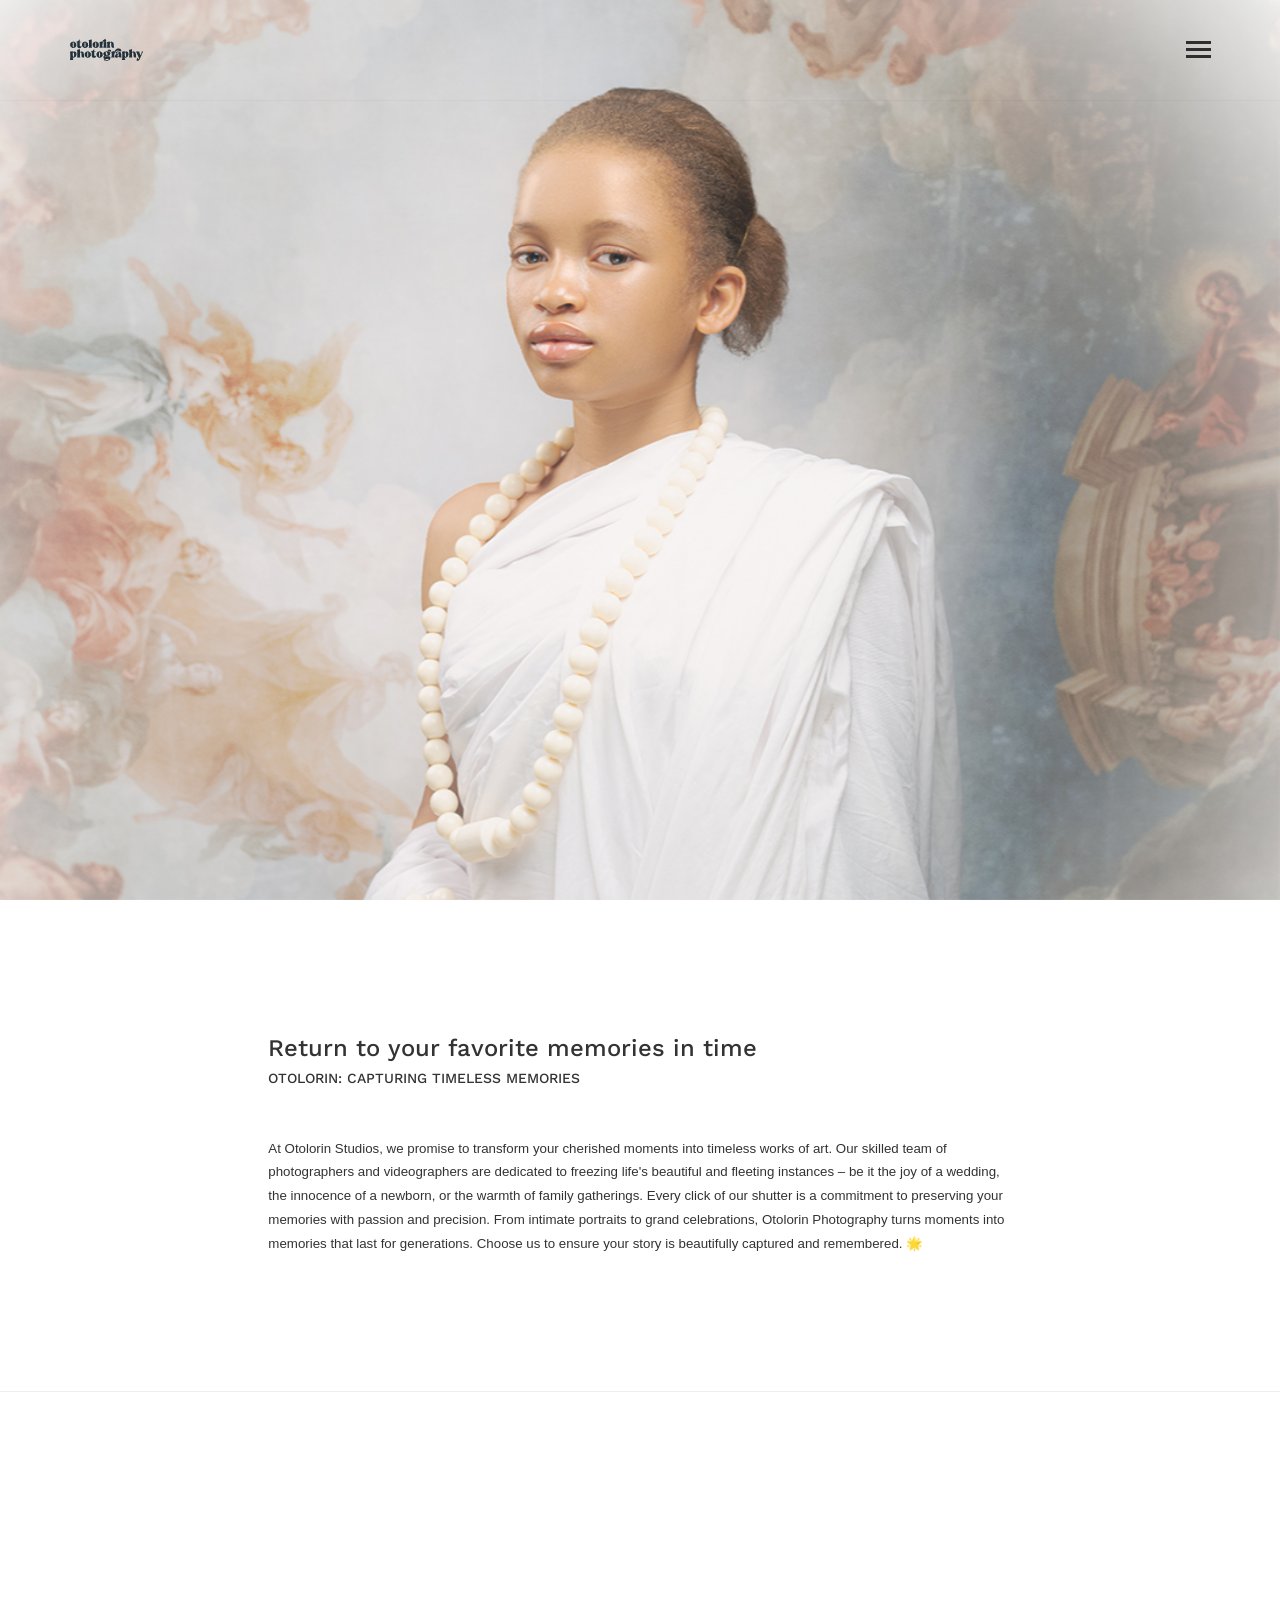
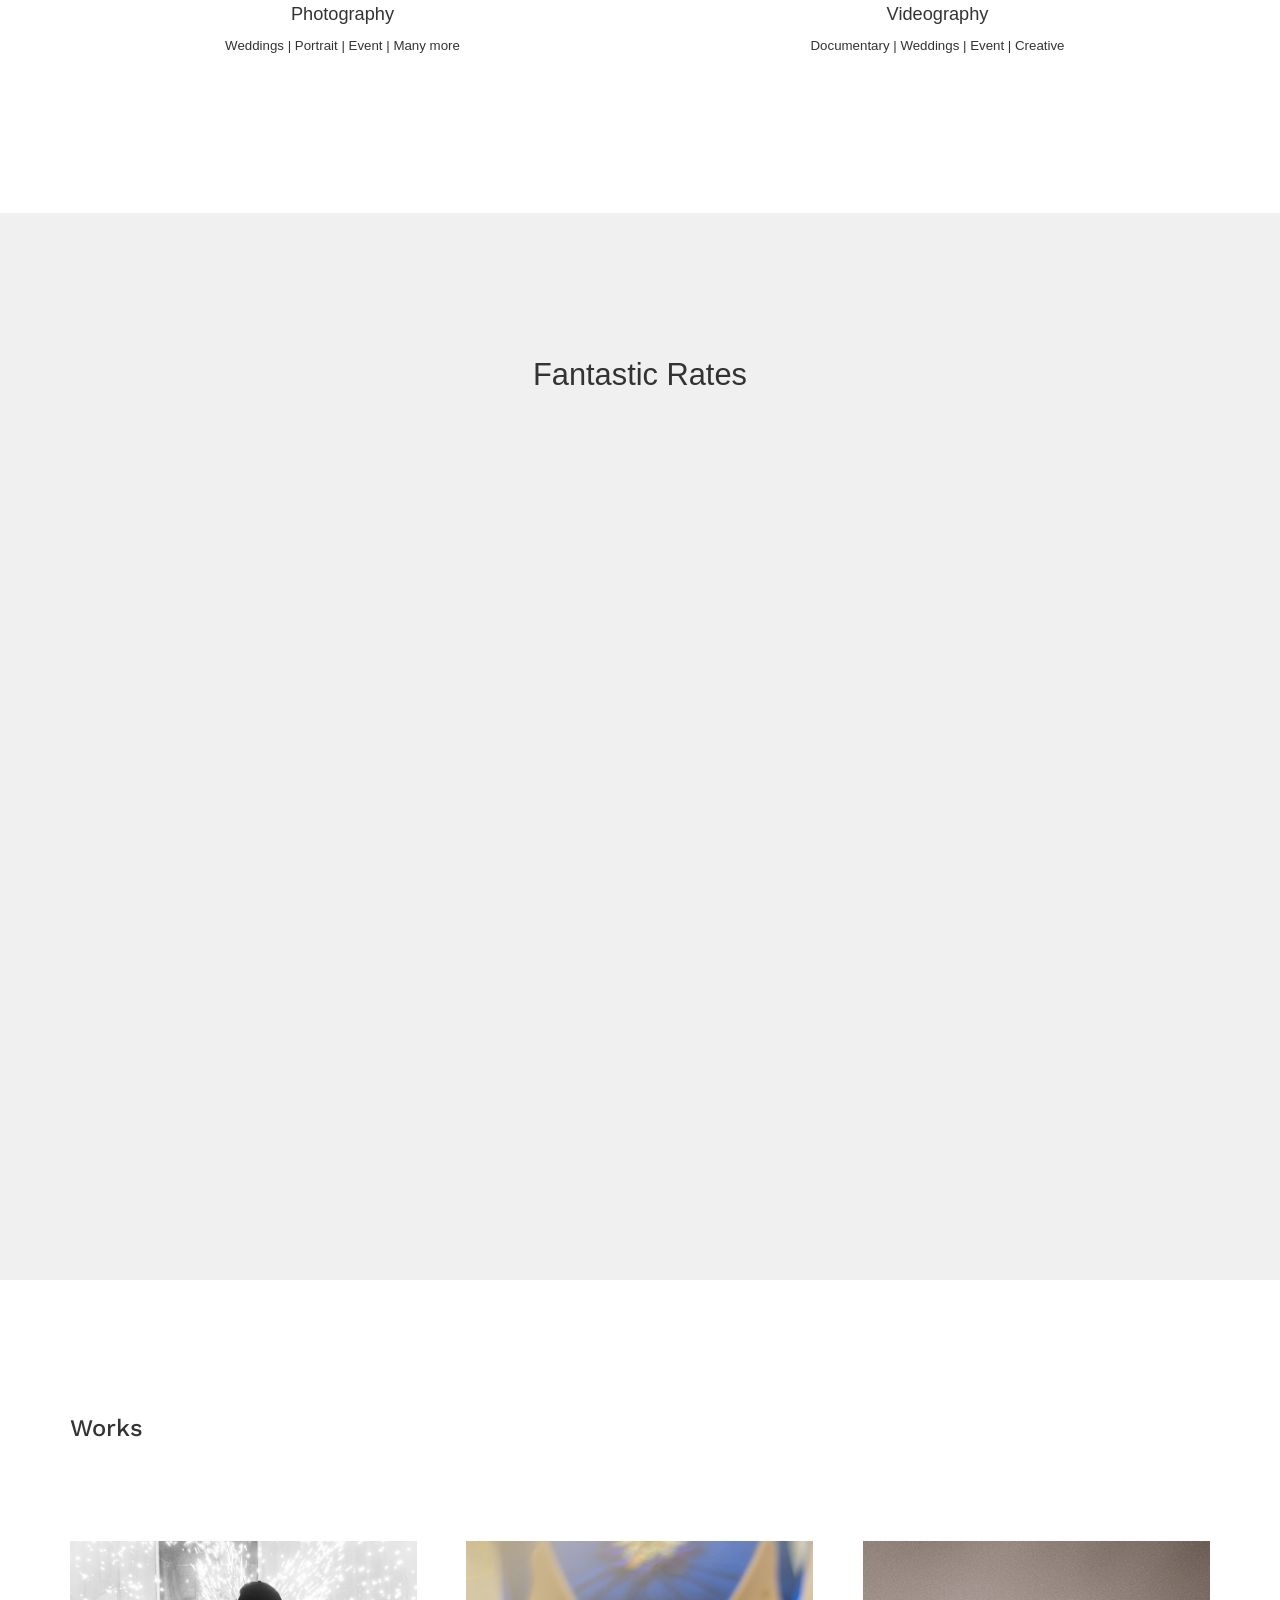
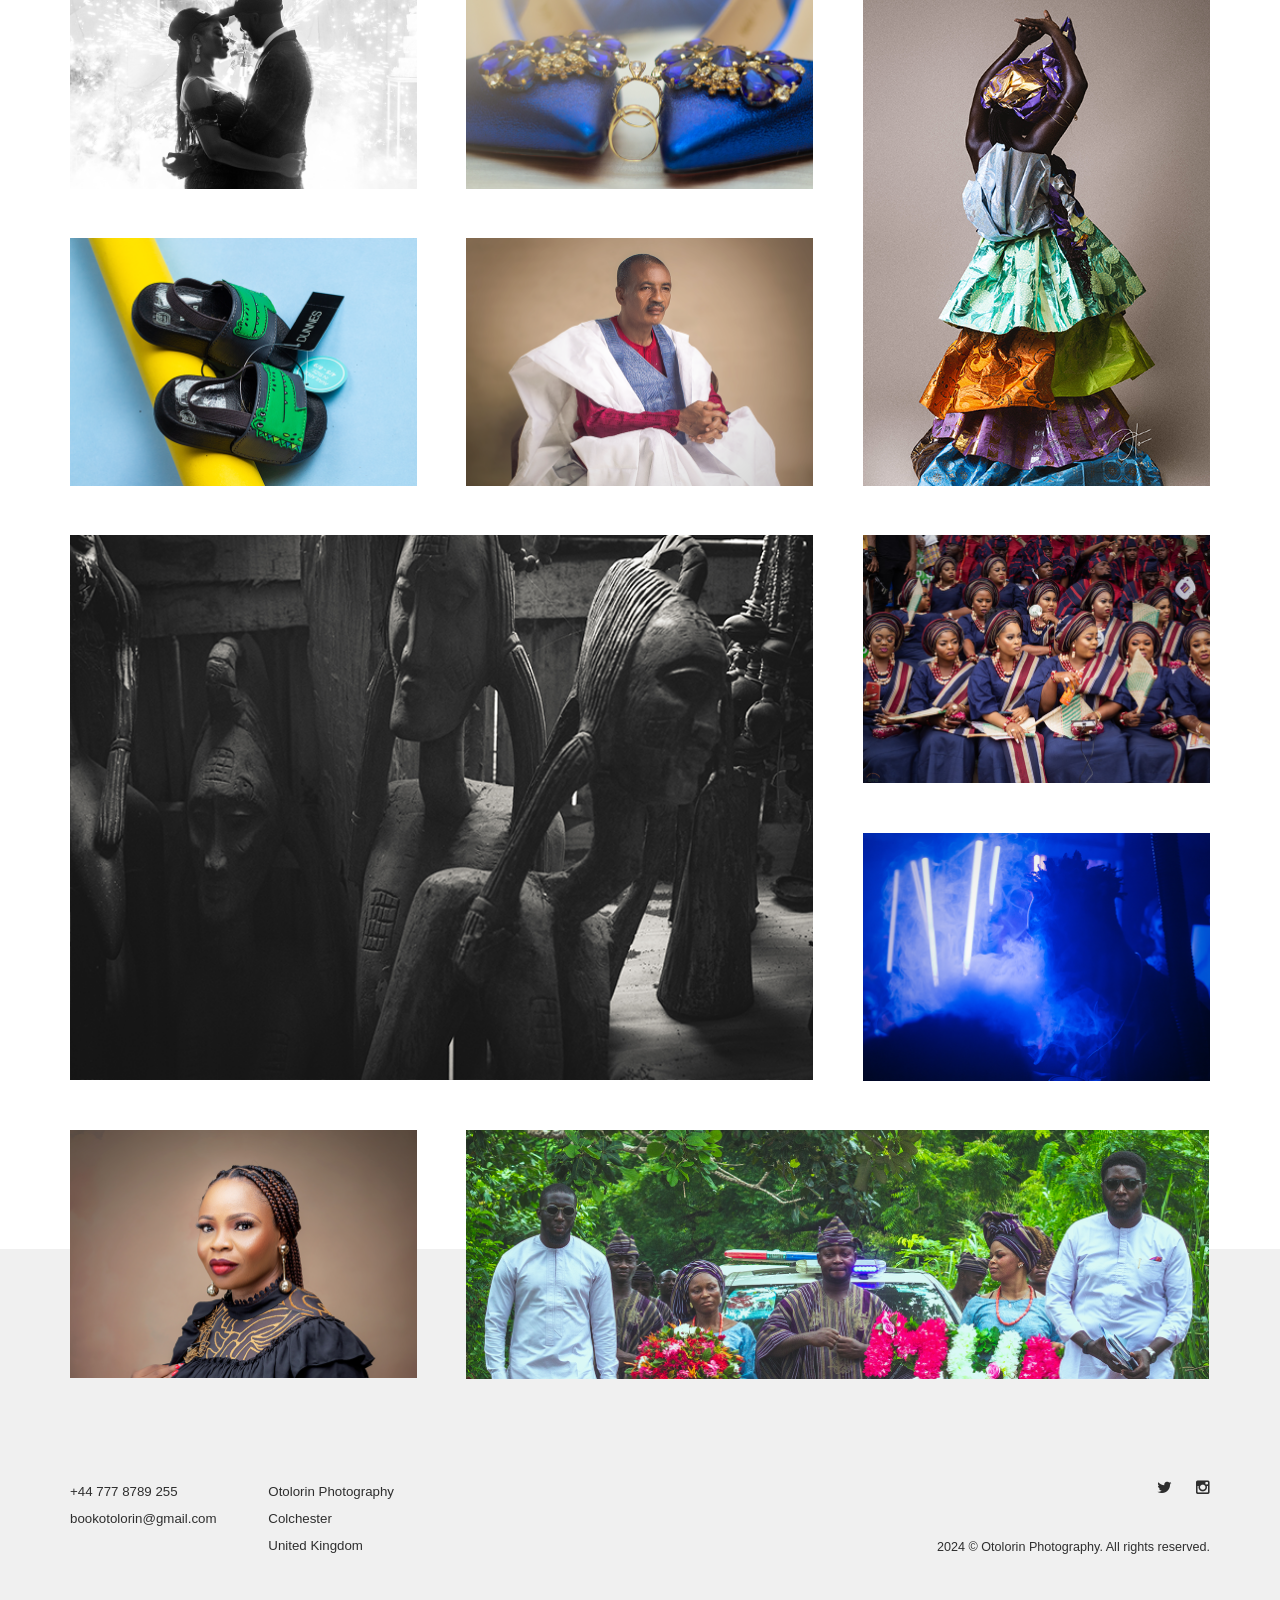
<file: index.html>
<!DOCTYPE html>
<html>
  <head>
    <title>Otolorin Photography</title>
    <meta name="viewport" content="width=device-width, initial-scale=1, maximum-scale=1">
    <meta charset="utf-8">
    <link rel="stylesheet" type="text/css" href="css/core.css">
    <link rel="stylesheet" type="text/css" href="css/base.css">
    <link rel="stylesheet" type="text/css" href="css/custom.css">
    <link rel="icon" type="image/png" href="favicon.png?v=2">
    <script src="js/assets/jquery.js"></script>
  </head>
  <body>
    <div class="body-overlay"></div>
    <!-- Menu-->
    <div class="nav-container">
      <ul class="nav">
        <li><a href="/index.html">Home</a>
        </li>
        <li><a href="pages/portfolio-3-col.html">Portfolio</a>
        </li>
        <li><a href="pages/contact.html">Contact </a>
          <!-- <ul class="dropdown">
            <li><a href="index.html">Home</a></li>
            <li><a href="pages/about-us.html">About Us</a></li>
            <li><a href="pages/about-me.html">About Me</a></li>
            <li><a href="pages/services.html">Services</a></li>
            <li><a href="pages/error-404.html">Error 404</a></li>
            <li><a href="pages/contact.html">Contact</a></li>
          </ul> -->
        </li>
        <!-- <li><a href="#">Blog </a>
          <ul class="dropdown">
            <li><a href="pages/blog.html">Blog - Classic</a></li>
            <li><a href="pages/blog-images.html">Blog - Thumbs</a></li>
            <li><a href="pages/blog-post.html">Post - Classic</a></li>
            <li><a href="pages/blog-post-image.html">Post - Hero</a></li>
          </ul>
        </li> -->
        <!-- <li><a href="#">Features </a>
          <ul class="dropdown">
            <li><a href="pages/hero-fs.html">Fullscreen Hero</a></li>
            <li><a href="pages/hero-dark.html">Dark Hero</a></li>
            <li><a href="pages/boxed-layout.html">Boxed Layout</a></li>
            <li><a href="pages/tera-slider.html">Tera Slider <span class="label">3.1</span></a></li>
            <li><a href="pages/tera-carousel.html">Carousel</a></li>
            <li><a href="pages/elements.html">Elements</a></li>
            <li><a href="pages/menu-classic.html">Classic Menu</a></li>
            <li><a href="pages/one-page.html">One-page Website</a></li>
          </ul>
        </li> -->
        <!-- <li><a href="#">Shop </a>
          <ul class="dropdown">
            <li><a href="pages/shop.html">Shop overview</a></li>
            <li><a href="pages/product.html">Product page</a></li>
            <li><a href="pages/cart.html">Cart</a></li>
          </ul>
        </li> -->
        <!-- <li><a href="http://themeforest.net/item/bone-responsive-agency-portfolio-html-template/15299321">Buy Bone  </a></li> -->
      </ul> 
      <div class="copyright">2024 &copy; Otolorin Photography. All rights reserved.</div>
      <div class="exit"></div>
      <ul class="social">
        <li><a href="https://twitter.com/iyanuomotaiwo" class="fa fa-twitter"></a></li>
        <!-- <li><a href="#" class="fa fa-dribbble"></a></li> -->
        <!-- <li><a href="#" class="fa fa-facebook"></a></li> -->
        <li><a href="https://www.instagram.com/oto_lorin/" class="fa fa-instagram"></a></li>
        <!-- <li><a href="#" class="fa fa-pinterest"></a></li> -->
      </ul>
    </div>
    <!-- Wrapper-->
    <div id="wrapper" class="container-fluid smooth-transition">
      <!-- Header-->
      <header>
        <div class="container">
          <!-- Branding--><a href="index.html" class="brand"> <img alt="" src="images/logo-black.png" class="dark-brand"><img alt="" src="images/logo-white.png" class="light-brand"></a>
          <!-- Menu-->
          <div class="menu"></div>
        </div>
      </header>
      <!-- Hero & Tera Slider-->
      <section class="slider">
        <ul class="slides">
          <!-- Slide-->
          <li class="slide">
            <!-- Background-->
            <div class="hero fs">
              <div style="background-image: url(images/office/02.jpg)" class="bg parallax"></div>
              <div class="container text-center offset-top">
                <!-- Content-->
                <div class="content">
                  <h1 class="lg"></h1>
                </div>
              </div>
            </div>
          </li>
          <!-- Slide-->
          <li class="slide dark">
            <!-- Background-->
            <div class="hero fs vcenter">
              <div style="background-image: url(images/office/03.jpg);" class="bg parallax"></div>
              <div class="container text-center">
                <!-- Content-->
                <div class="content">
                  <h1 class="lg"></h1>
                  <h4></h4>
                </div>
              </div>
            </div>
          </li>
          <!-- Slide-->
          <li class="slide dark">
            <!-- Background-->
            <div class="hero fs vbottom">
              <div style="background-image: url(images/office/01.jpg);" class="bg parallax"></div>
              <div class="container">
                <!-- Content-->
                <div class="content">
                  <h4>Otolorin</h4>
                </div>
              </div>
            </div>
          </li>
        </ul>
      </section>
      <section>
        <div class="container content">
          <div class="row">
            <div class="col-md-8 col-md-offset-2">
              <div class="title-block">
                <h3>Return to your favorite memories in time</h3>
                <h5>OTOLORIN: CAPTURING TIMELESS MEMORIES</h5>
              </div>
              <p>At Otolorin Studios, we promise to transform your cherished moments into timeless works of art. Our skilled team of photographers and videographers are dedicated to freezing life's beautiful and fleeting instances – be it the joy of a wedding, the innocence of a newborn, or the warmth of family gatherings. Every click of our shutter is a commitment to preserving your memories with passion and precision. From intimate portraits to grand celebrations, Otolorin Photography turns moments into memories that last for generations. Choose us to ensure your story is beautifully captured and remembered. 🌟

              </p>
            </div>
          </div>
        </div>
      </section>
      <section class="top-line">
        <div class="container content text-center">
          <div class="row">
            <div class="col-md-3 service">
              <div class="icon ion-camera item"></div>
              <h4>Photography</h4>
              <p>Weddings | Portrait | Event | Many more</p>
            </div>
            <div class="col-md-3 service">
              <div class="icon ion-record item"></div>
              <h4>Videography</h4>
              <p>Documentary | Weddings | Event | Creative</p>
            </div>
            <!-- <div class="col-md-3 service">
              <div class="icon ion-monitor item"></div>
              <h4>Design</h4>
              <p>We bring ideas to live. Lorem ipsum dolor sit amet.</p>
            </div>
            <div class="col-md-3 service">
              <div class="icon ion-pizza item"></div>
              <h4>Great food</h4>
              <p>We bring ideas to live. Lorem ipsum dolor sit amet.</p>
            </div> -->
          </div>
        </div>
      </section>
      <section class="content gray">
        <div class="container">
          <div class="row">
            <div class="col-md-10 col-md-offset-1 text-center">
              <div class="intro">
                <h2>Fantastic Rates</h2>
              </div>
              <div class="row">
                <div class="col-md-4">
                  <div class="plan item">
                    <h3>Silver</h3>
                    <div class="price">&pound; 200 <span>/hr</span></div>
                    <ul>
                      <li><strong>One outfit</strong></li>
                      <li><strong>Portrait</strong></li>
                      <li><strong>Headshot</strong></li>
                      <li><strong>Birthday</strong></li>
                      <li><strong>Graduation</strong></li>
                      <li>5 edited images</li>
                      <li>Online drive</li>
                      <li>Internet Hosted Gallery For 30 days</li>
                    </ul><a href="tel=07778789255" class="btn btn-default">Buy Now</a>
                  </div>
                </div>
                <div class="col-md-4">
                  <div class="plan highlighted item">
                    <h3>Gold</h3>
                    <div class="price">&pound; 400 <span>/2hrs</span></div>
                    <ul>
                      <li><strong>Two outfits</strong></li>
                      <li><strong>Portrait</strong></li>
                      <li><strong>Team Headshot</strong></li>
                      <li><strong>Birthday</strong></li>
                      <li><strong>Graduation</strong></li>
                      <li>10 edited images</li>
                      <li>Online drive</li>
                      <li>Physical flash drive</li>
                      <li>Internet Hosted Gallery For 30 days</li>
                    </ul><a href="tel=07778789255" class="btn btn-default">Buy Now</a>
                  </div>
                </div>
                <div class="col-md-4">
                  <div class="plan item">
                    <h3>Diamond</h3>
                    <div class="price">&pound; 650 <span>/3hrs</span></div>
                    <ul>
                      <li><strong>Three outfits</strong></li>
                      <li><strong>Portrait</strong></li>
                      <li><strong>Team Headshot</strong></li>
                      <li><strong>Event</strong></li>
                      <li><strong>Creative</strong></li>
                      <li>20 edited images</li>
                      <li>Online drive</li>
                      <li>Physical flash drive</li>
                      <li>Internet Hosted Gallery For 30 days</li>
                      <li>Complemntary frame of favorite photo</li>
                    </ul><a href="tel=07778789255" class="btn btn-default">Buy Now</a>
                  </div>
                </div>
              </div>
            </div>
          </div>
        </div>
      </section>
      <section>
        <div class="container">
          <div class="intro">
            <h3>Works</h3>
          </div>
          <!-- Portfolio grid-->
          <div class="grid">
            <!-- Portfolio item-->
            <div class="grid-sizer"></div><a href="pages/fiolapo.html" class="grid-item">
              <div style="background-image: url(images/thumbs/07.png)" class="thumb"></div>
              <div class="caption">
                <div class="type">Photography + Video</div>
                <div class="description">
                  <h4>Fiolapo '22</h4>
                  <p>Wedding Documentary</p>
                </div>
              </div></a>
            <!-- Portfolio item--><a href="pages/theokus.html" class="grid-item">
              <div style="background-image: url(images/thumbs/02.png)" class="thumb"></div>
              <div class="caption">
                <div class="type">Photography + Video</div>
                <div class="description">
                  <h4>The Okus</h4>
                  <p>Wedding Documentary</p>
                </div>
              </div></a>
            <!-- Portfolio item--><a href="pages/ipele.html" class="grid-item tall">
              <div style="background-image: url(images/thumbs/03.png)" class="thumb"></div>
              <div class="caption">
                <div class="type">Photography + Art Direction</div>
                <div class="description">
                  <h4>IPELE (layers)</h4>
                  <p>Creative Photography done using Damask Headgear.</p>
                </div>
              </div></a>
            <!-- Portfolio item--><a href="pages/saor.html" class="grid-item">
              <div style="background-image: url(images/thumbs/04.png)" class="thumb"></div>
              <div class="caption">
                <div class="type">Product Photography</div>
                <div class="description">
                  <h4>Saor</h4>
                  <p>An irish brand selling affordable products in Nigeria</p>
                </div>
              </div></a>
            <!-- Portfolio item--><a href="pages/diamondsteve.html" class="grid-item">
              <div style="background-image: url(images/thumbs/05.png)" class="thumb"></div>
              <div class="caption">
                <div class="type">Portrait Photography</div>
                <div class="description">
                  <h4>Diamond Steve</h4>
                  <p>60th Birthday Photoshoot</p>
                </div>
              </div></a>
            <!-- Portfolio item--><a href="pages/woodenones.html" class="grid-item large">
              <div style="background-image: url(images/thumbs/06.png)" class="thumb"></div>
              <div class="caption">
                <div class="type">Travel/Culture Photography</div>
                <div class="description">
                  <h4>The Wooden Ones</h4>
                  <p>On a trip to the rich indegenous cultured Benin Republic</p>
                </div>
              </div></a>
            <!-- Portfolio item--><a href="pages/ojudeoba.html" class="grid-item">
              <div style="background-image: url(images/portraits/02.jpg)" class="thumb"></div>
              <div class="caption">
                <div class="type">Lifestyle Photography</div>
                <div class="description">
                  <h4>OJUDE OBA</h4>
                  <p>Rich colors and class of the Ijebu-Ode people</p>
                </div>
              </div></a>
            <!-- Portfolio item--><a href="pages/olumushin.html" class="grid-item">
              <div style="background-image: url(images/thumbs/08.png)" class="thumb"></div>
              <div class="caption">
                <div class="type">Event Photography</div>
                <div class="description">
                  <h4>Olu of Mushin</h4>
                  <p>Birthday party event photography</p>
                </div>
              </div></a>
            <!-- Portfolio item--><a href="pages/adeola.html" class="grid-item">
              <div style="background-image: url(images/thumbs/09.png)" class="thumb"></div>
              <div class="caption">
                <div class="type">Beauty Photography</div>
                <div class="description">
                  <h4>Adeola</h4>
                  <p>Yemi Alade is shaking.</p>
                </div>
              </div></a>
            <!-- Portfolio item--><a href="pages/ronke.html" class="grid-item wide">
              <div style="background-image: url(images/thumbs/10.png)" class="thumb"></div>
              <div class="caption">
                <div class="type">Funeral Documentary</div>
                <div class="description">
                  <h4>Ronke goes home</h4>
                  <p>The Last Homage to a mother, a friend and a mentor.</p>
                </div>
              </div></a>
          </div>
        </div>
      </section>
      <!-- Footer-->
      <footer>
        <div class="container content">
          <div class="row">
            <!-- Contact info-->
            <div class="col-md-2"> 
              <p>+44 777 8789 255<br>bookotolorin@gmail.com</p>
            </div>
            <div class="col-md-2"> 
              <p>Otolorin Photography<br>Colchester<br>United Kingdom</p>
            </div>
            <div class="col-md-8 text-right">
              <!-- Social links-->
              <ul class="social">
                <li><a href="https://twitter.com/iyanuomotaiwo" class="fa fa-twitter"></a></li>
                <!-- <li><a href="#" class="fa fa-dribbble"></a></li> -->
                <!-- <li><a href="#" class="fa fa-facebook"></a></li> -->
                <li><a href="https://www.instagram.com/oto_lorin/" class="fa fa-instagram"></a></li>
                <!-- <li><a href="#" class="fa fa-pinterest"></a></li> -->
              </ul>
              <!-- Copyright message-->
              <div class="copyright">2024 &copy; Otolorin Photography. All rights reserved.</div>
            </div>
          </div>
        </div>
      </footer>
    </div>
    <script src="js/assets/bootstrap.js"></script>
    <script src="js/assets/imagesloaded.pkgd.min.js"></script>
    <script src="js/assets/validation.js"></script>
    <script src="js/assets/masonry.pkgd.min.js"></script>
    <script src="modules/tera-slider/tera-slider.js"></script>
    <script src="modules/tera-lightbox/tera-lightbox.js"></script>
    <script src="js/assets/animsition.js"></script>
    <script src="js/functions.js"></script>
  </body>
</html>
</file>
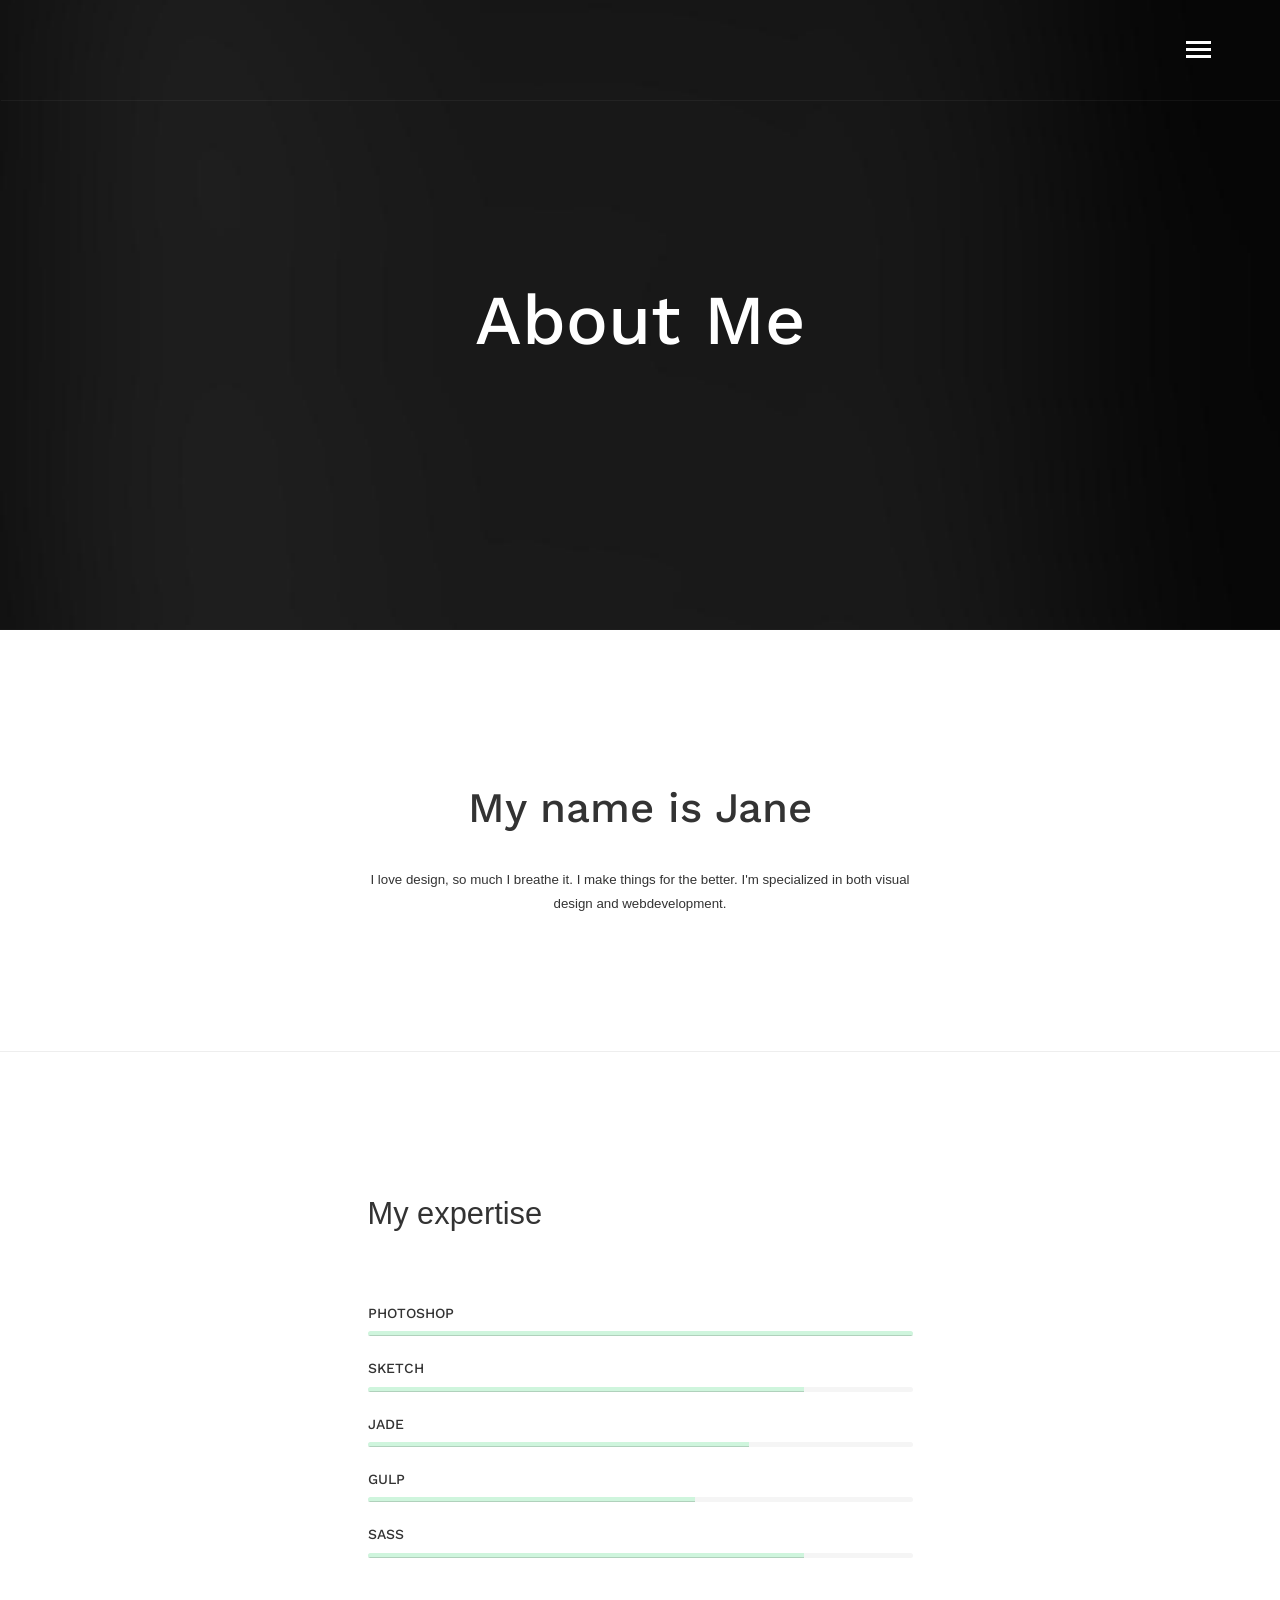
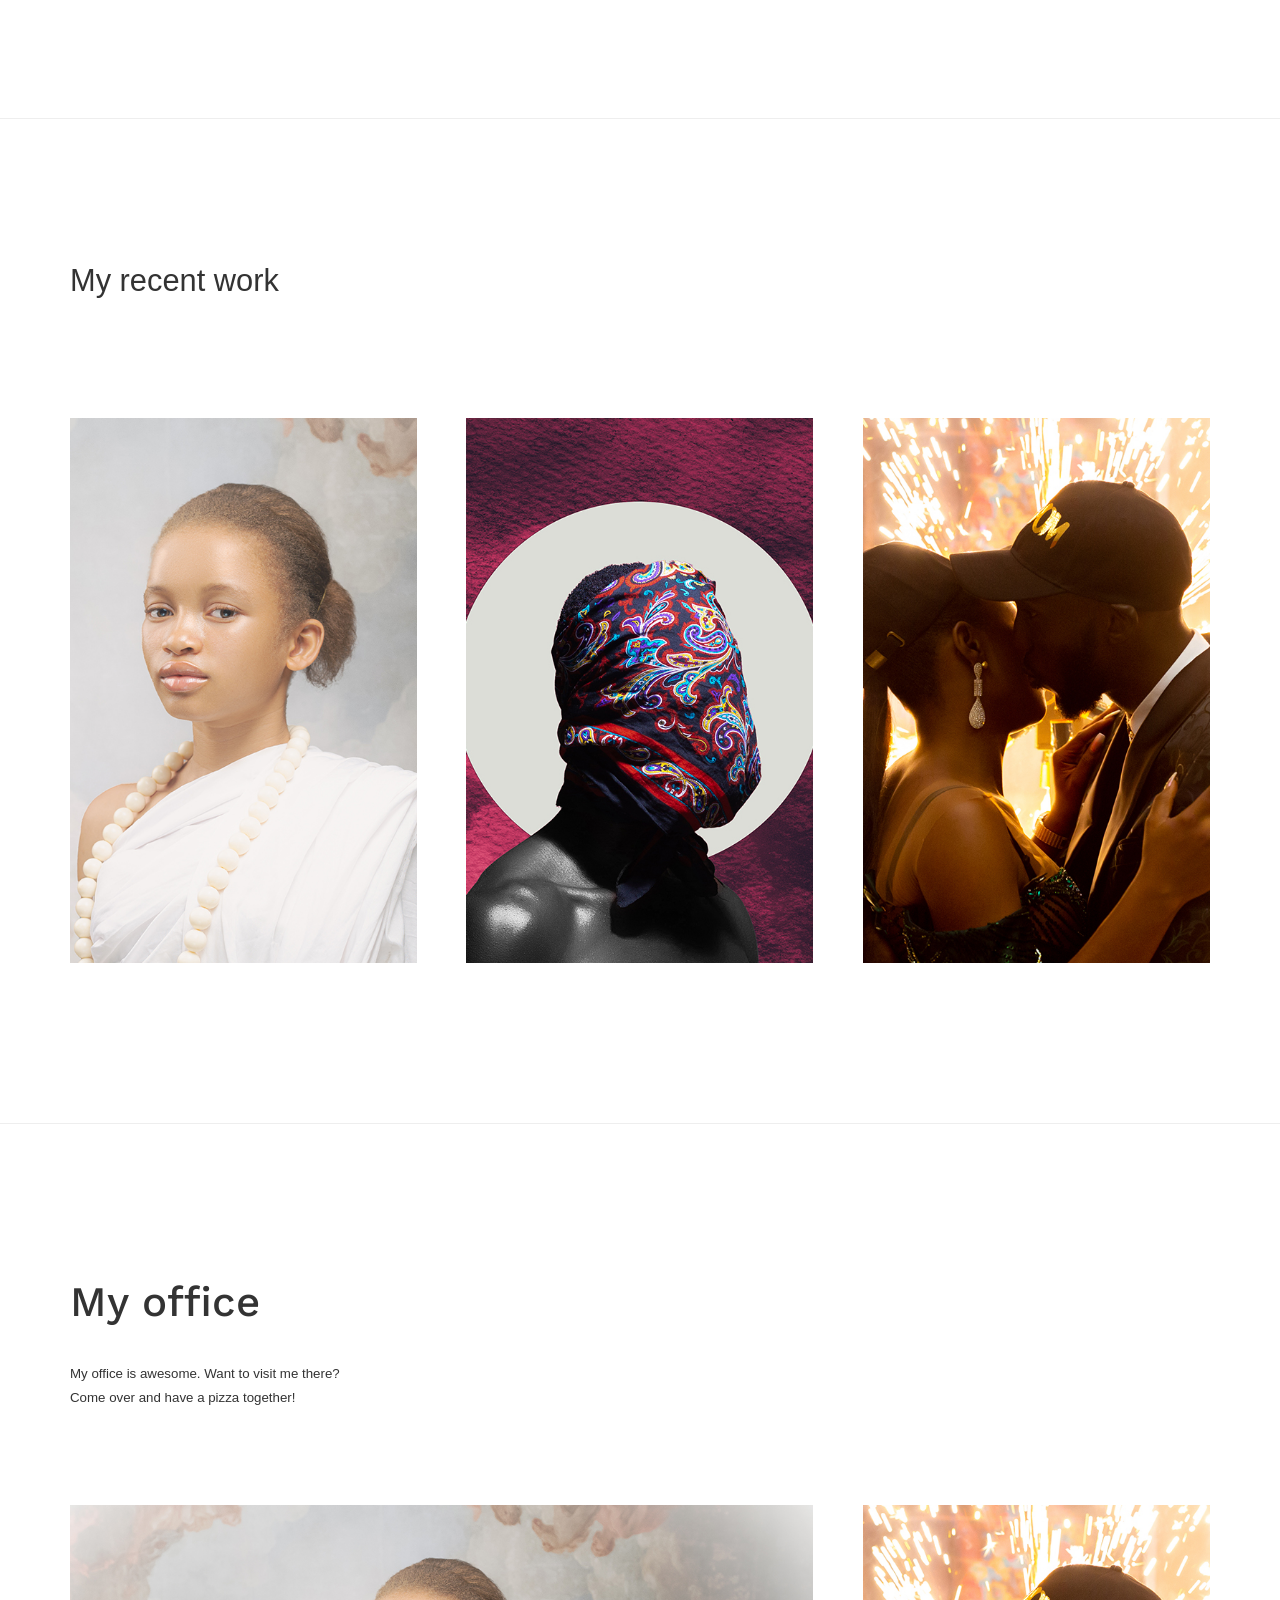
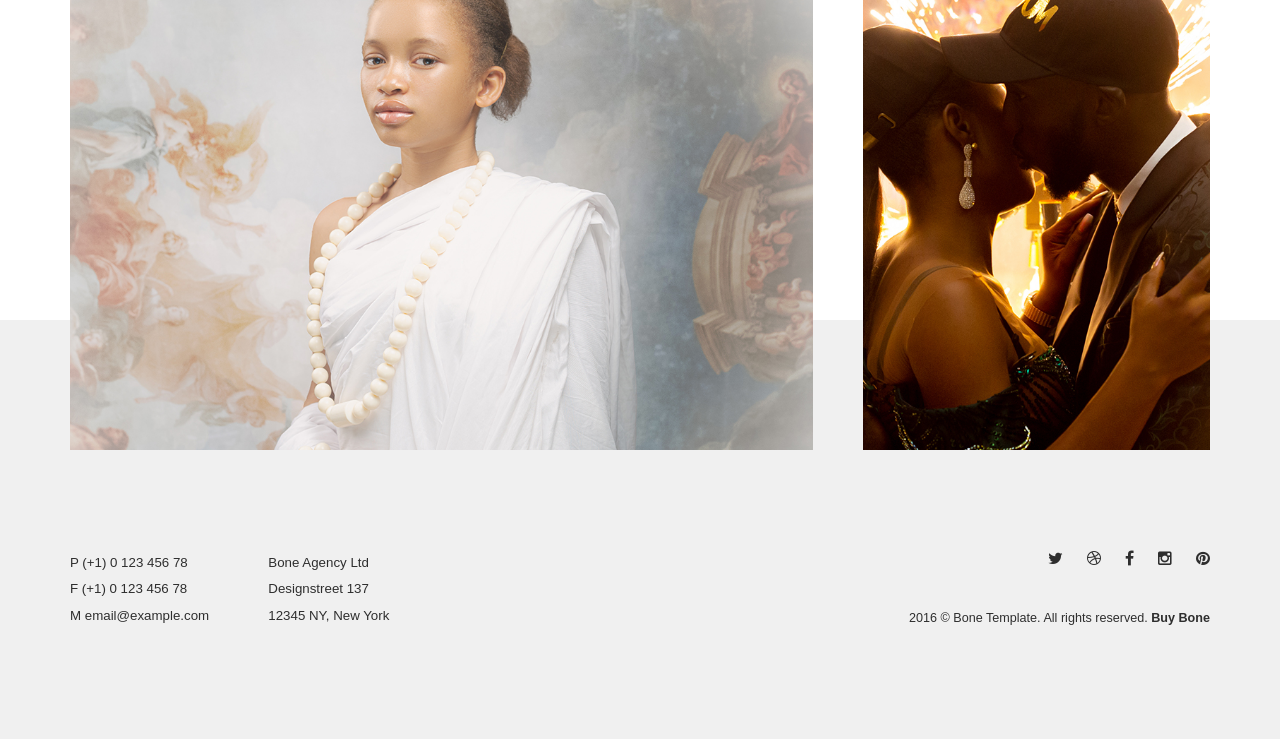
<file: pages/about-me.html>
<!DOCTYPE html>
<html>
  <head>
    <title>Bone - Creative Agency Portfolio Template</title>
    <meta name="viewport" content="width=device-width, initial-scale=1, maximum-scale=1">
    <meta charset="utf-8">
    <link rel="stylesheet" type="text/css" href="../css/core.css">
    <link rel="stylesheet" type="text/css" href="../css/base.css">
    <link rel="stylesheet" type="text/css" href="../css/custom.css">
    <link rel="icon" type="image/png" href="../favicon.png?v=2">
    <script src="../js/assets/jquery.js"></script>
  </head>
  <body class="dark-hero">
    <div class="body-overlay"></div>
    <!-- Menu-->
    <div class="nav-container">
      <ul class="nav">
        <li><a href="#">Portfolio </a>
          <ul class="dropdown">
            <li><a href="../pages/portfolio-3-col.html">3 Columns - Masonry</a></li>
            <li><a href="../pages/portfolio-no-spacing.html">3 Columns - No Spacing</a></li>
            <li><a href="../pages/portfolio-lightbox.html">Lightbox Portfolio</a></li>
            <li><a href="../pages/portfolio-single.html">Single Item #1</a></li>
            <li><a href="../pages/portfolio-single-2.html">Single Item #2</a></li>
          </ul>
        </li>
        <li><a href="#">Pages </a>
          <ul class="dropdown">
            <li><a href="../index.html">Home</a></li>
            <li><a href="../pages/about-us.html">About Us</a></li>
            <li><a href="../pages/about-me.html">About Me</a></li>
            <li><a href="../pages/services.html">Services</a></li>
            <li><a href="../pages/error-404.html">Error 404</a></li>
            <li><a href="../pages/contact.html">Contact</a></li>
          </ul>
        </li>
        <li><a href="#">Blog </a>
          <ul class="dropdown">
            <li><a href="../pages/blog.html">Blog - Classic</a></li>
            <li><a href="../pages/blog-images.html">Blog - Thumbs</a></li>
            <li><a href="../pages/blog-post.html">Post - Classic</a></li>
            <li><a href="../pages/blog-post-image.html">Post - Hero</a></li>
          </ul>
        </li>
        <li><a href="#">Features </a>
          <ul class="dropdown">
            <li><a href="../pages/hero-fs.html">Fullscreen Hero</a></li>
            <li><a href="../pages/hero-dark.html">Dark Hero</a></li>
            <li><a href="../pages/boxed-layout.html">Boxed Layout</a></li>
            <li><a href="../pages/tera-slider.html">Tera Slider <span class="label">3.1</span></a></li>
            <li><a href="../pages/tera-carousel.html">Carousel</a></li>
            <li><a href="../pages/elements.html">Elements</a></li>
            <li><a href="../pages/menu-classic.html">Classic Menu</a></li>
            <li><a href="../pages/one-page.html">One-page Website</a></li>
          </ul>
        </li>
        <li><a href="#">Shop </a>
          <ul class="dropdown">
            <li><a href="../pages/shop.html">Shop overview</a></li>
            <li><a href="../pages/product.html">Product page</a></li>
            <li><a href="../pages/cart.html">Cart</a></li>
          </ul>
        </li>
        <li><a href="http://themeforest.net/item/bone-responsive-agency-portfolio-html-template/15299321">Buy Bone  </a></li>
      </ul>
      <div class="copyright">2016 &copy; Bone Template. All rights reserved.</div>
      <div class="exit"></div>
      <ul class="social">
        <li><a href="#" class="fa fa-twitter"></a></li>
        <li><a href="#" class="fa fa-dribbble"></a></li>
        <li><a href="#" class="fa fa-facebook"></a></li>
        <li><a href="#" class="fa fa-instagram"></a></li>
        <li><a href="#" class="fa fa-pinterest"></a></li>
      </ul>
    </div>
    <!-- Wrapper-->
    <div id="wrapper" class="container-fluid smooth-transition">
      <!-- Header-->
      <header>
        <div class="container">
          <!-- Branding--><a href="../index.html" class="brand"> <img alt="" src="../images/logo-black.svg" class="dark-brand"><img alt="" src="../images/logo-white.svg" class="light-brand"></a>
          <!-- Menu-->
          <div class="menu"></div>
        </div>
      </header>
      <section class="hero lg vcenter dark">
        <!-- Background-->
        <div style="background-image: url(../images/portraits/04.jpg);" class="bg parallax"></div>
        <div class="container text-center">
          <!-- Content-->
          <h1 class="lg">About Me</h1>
        </div>
      </section>
      <section>
        <div class="container content">
          <div class="row">
            <div class="col-md-6 col-md-offset-3 text-center">
              <h1>My name is Jane</h1>
              <p>I love design, so much I breathe it. I make things for the better. I'm specialized in both visual design and webdevelopment.</p>
            </div>
          </div>
        </div>
      </section>
      <section class="top-line">
        <div class="container content">
          <div class="row">
            <div class="col-md-6 col-md-offset-3"> 
              <div class="intro">
                <h2>My expertise</h2>
              </div>
              <h5>Photoshop</h5>
              <div class="progress">
                <div aria-valuemax="100" aria-valuemin="0" aria-valuenow="100" role="progressbar" style="width: 100%" class="progress-bar progress-bar-accent"> </div>
              </div>
              <h5>Sketch</h5>
              <div class="progress">
                <div aria-valuemax="100" aria-valuemin="0" aria-valuenow="80" role="progressbar" style="width: 80%" class="progress-bar progress-bar-accent"> </div>
              </div>
              <h5>Jade</h5>
              <div class="progress">
                <div aria-valuemax="100" aria-valuemin="0" aria-valuenow="70" role="progressbar" style="width: 70%" class="progress-bar progress-bar-accent"> </div>
              </div>
              <h5>Gulp</h5>
              <div class="progress">
                <div aria-valuemax="100" aria-valuemin="0" aria-valuenow="60" role="progressbar" style="width: 60%" class="progress-bar progress-bar-accent"> </div>
              </div>
              <h5>Sass</h5>
              <div class="progress">
                <div aria-valuemax="100" aria-valuemin="0" aria-valuenow="80" role="progressbar" style="width: 80%" class="progress-bar progress-bar-accent"> </div>
              </div>
            </div>
          </div>
        </div>
      </section>
      <section class="top-line">
        <div class="container content">
          <h2>My recent work</h2>
        </div>
        <div class="container">
          <div class="grid">
            <div class="grid-sizer"></div>
            <!-- Portfolio item--><a href="../images/02.jpg" class="grid-item tall lightbox">
              <div style="background-image: url(../images/02.jpg" class="thumb"></div>
              <div class="caption">
                <div class="type">Photography + Video</div>
                <div class="description">
                  <h4>Land of God</h4>
                  <p>We bring ideas to live. Lorem ipsum dolor sit amet.</p>
                </div>
              </div></a>
            <!-- Portfolio item--><a href="../images/01.jpg" class="grid-item tall lightbox">
              <div style="background-image: url(../images/01.jpg" class="thumb"></div>
              <div class="caption">
                <div class="type">Design + Art Direction</div>
                <div class="description">
                  <h4>Weekly Planner</h4>
                  <p>We bring ideas to live. Lorem ipsum dolor sit amet.</p>
                </div>
              </div></a>
            <!-- Portfolio item--><a href="../images/03.jpg" class="grid-item tall lightbox">
              <div style="background-image: url(../images/03.jpg" class="thumb"></div>
              <div class="caption">
                <div class="type">Design + Art Direction</div>
                <div class="description">
                  <h4>Suit Inc.</h4>
                  <p>We bring ideas to live. Lorem ipsum dolor sit amet.</p>
                </div>
              </div></a>
          </div>
        </div>
      </section>
      <section class="top-line">
        <div class="container content">
          <div class="row">
            <div class="col-md-6">
              <h1>My office</h1>
              <p>My office is awesome. Want to visit me there?<br>Come over and have a pizza together!</p>
            </div>
          </div>
        </div>
        <div class="container">
          <div class="grid">
            <div class="grid-sizer"></div>
            <div class="grid-item large">
              <div style="background-image: url(../images/office/02.jpg)" class="thumb"></div>
            </div>
            <div class="grid-item tall">
              <div style="background-image: url(../images/office/01.jpg)" class="thumb"> </div>
            </div>
          </div>
        </div>
      </section>
      <!-- Footer-->
      <footer>
        <div class="container content">
          <div class="row">
            <!-- Contact info-->
            <div class="col-md-2"> 
              <p>P (+1) 0 123 456 78<br>F (+1) 0 123 456 78<br>M email@example.com</p>
            </div>
            <div class="col-md-2"> 
              <p>Bone Agency Ltd<br>Designstreet 137<br>12345 NY, New York</p>
            </div>
            <div class="col-md-8 text-right">
              <!-- Social links-->
              <ul class="social">
                <li><a href="#" class="fa fa-twitter"></a></li>
                <li><a href="#" class="fa fa-dribbble"></a></li>
                <li><a href="#" class="fa fa-facebook"></a></li>
                <li><a href="#" class="fa fa-instagram"></a></li>
                <li><a href="#" class="fa fa-pinterest"></a></li>
              </ul>
              <!-- Copyright message-->
              <div class="copyright">2016 &copy; Bone Template. All rights reserved. <a href="http://themeforest.net/item/bone-responsive-agency-portfolio-html-template/15299321">Buy Bone</a></div>
            </div>
          </div>
        </div>
      </footer>
    </div>
    <script src="../js/assets/bootstrap.js"></script>
    <script src="../js/assets/imagesloaded.pkgd.min.js"></script>
    <script src="../js/assets/validation.js"></script>
    <script src="../js/assets/masonry.pkgd.min.js"></script>
    <script src="../modules/tera-slider/tera-slider.js"></script>
    <script src="../modules/tera-lightbox/tera-lightbox.js"></script>
    <script src="../js/assets/animsition.js"></script>
    <script src="../js/functions.js"></script>
  </body>
</html>
</file>
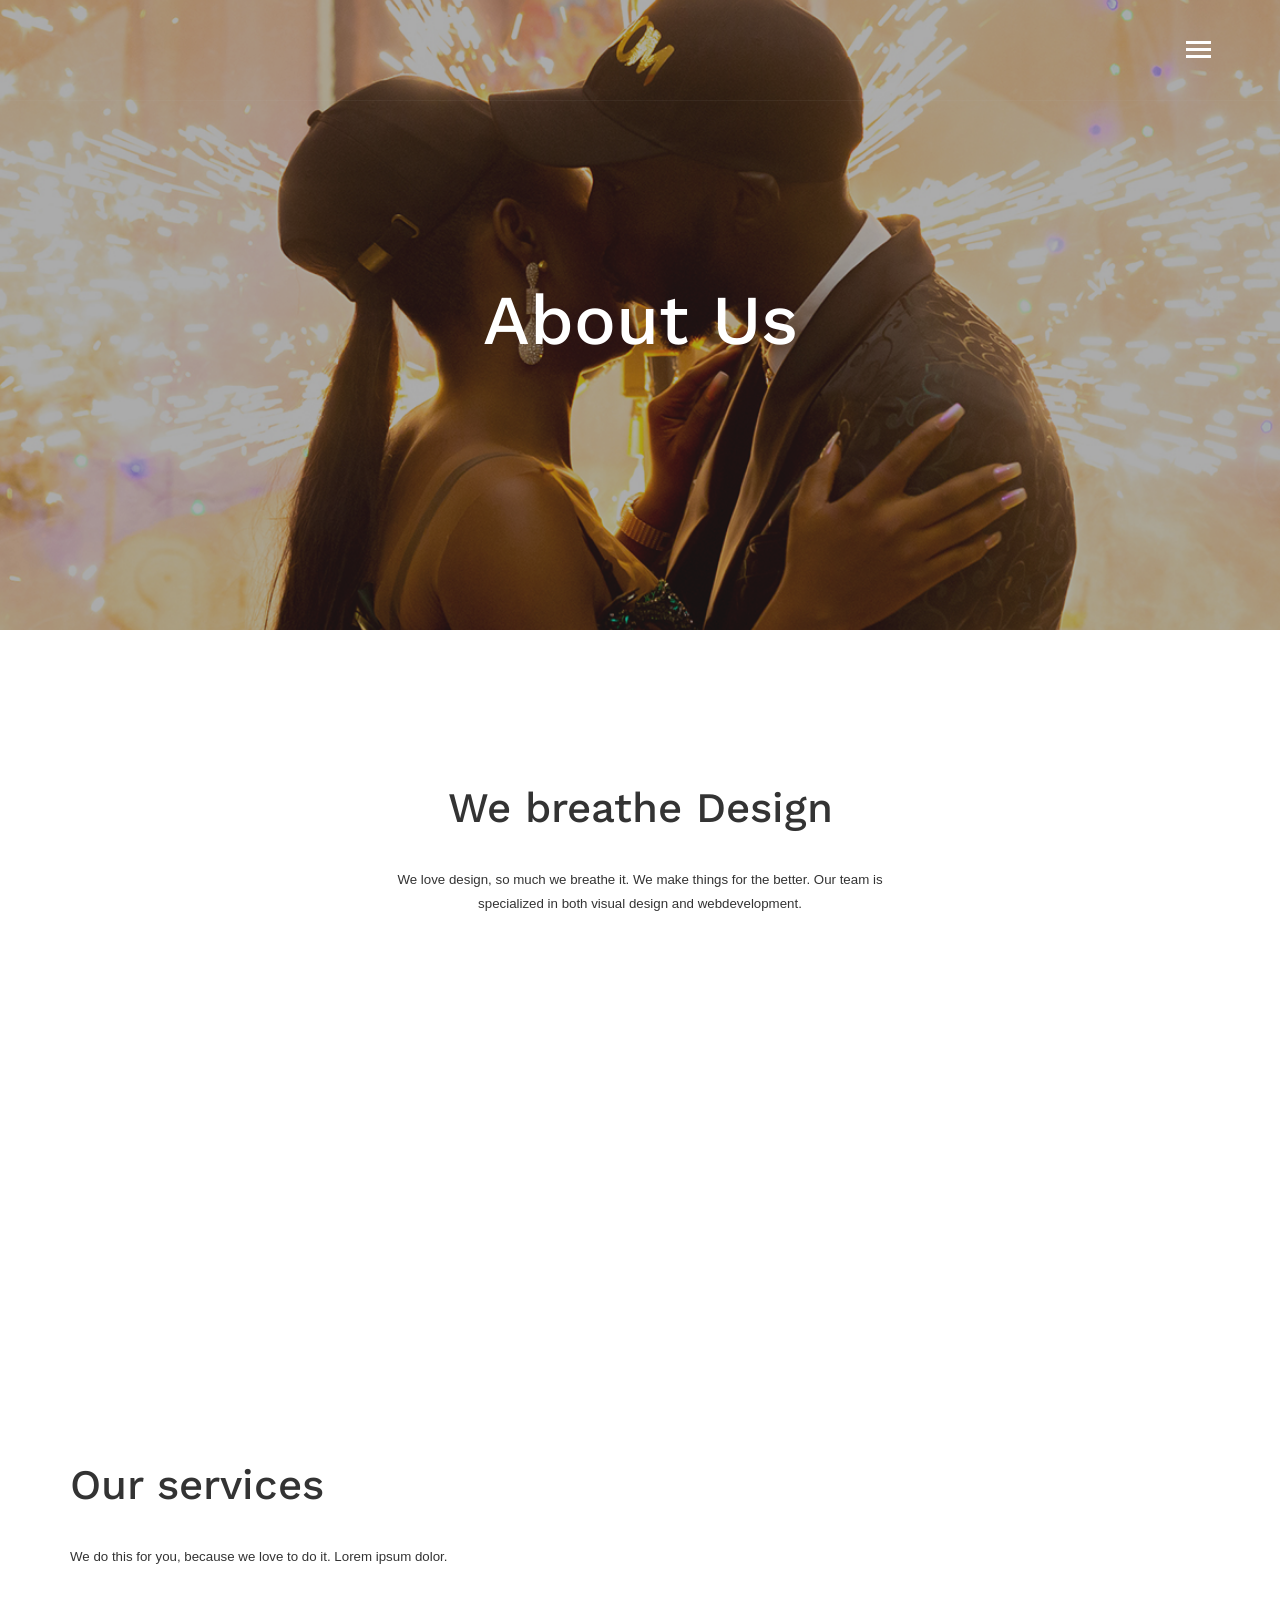
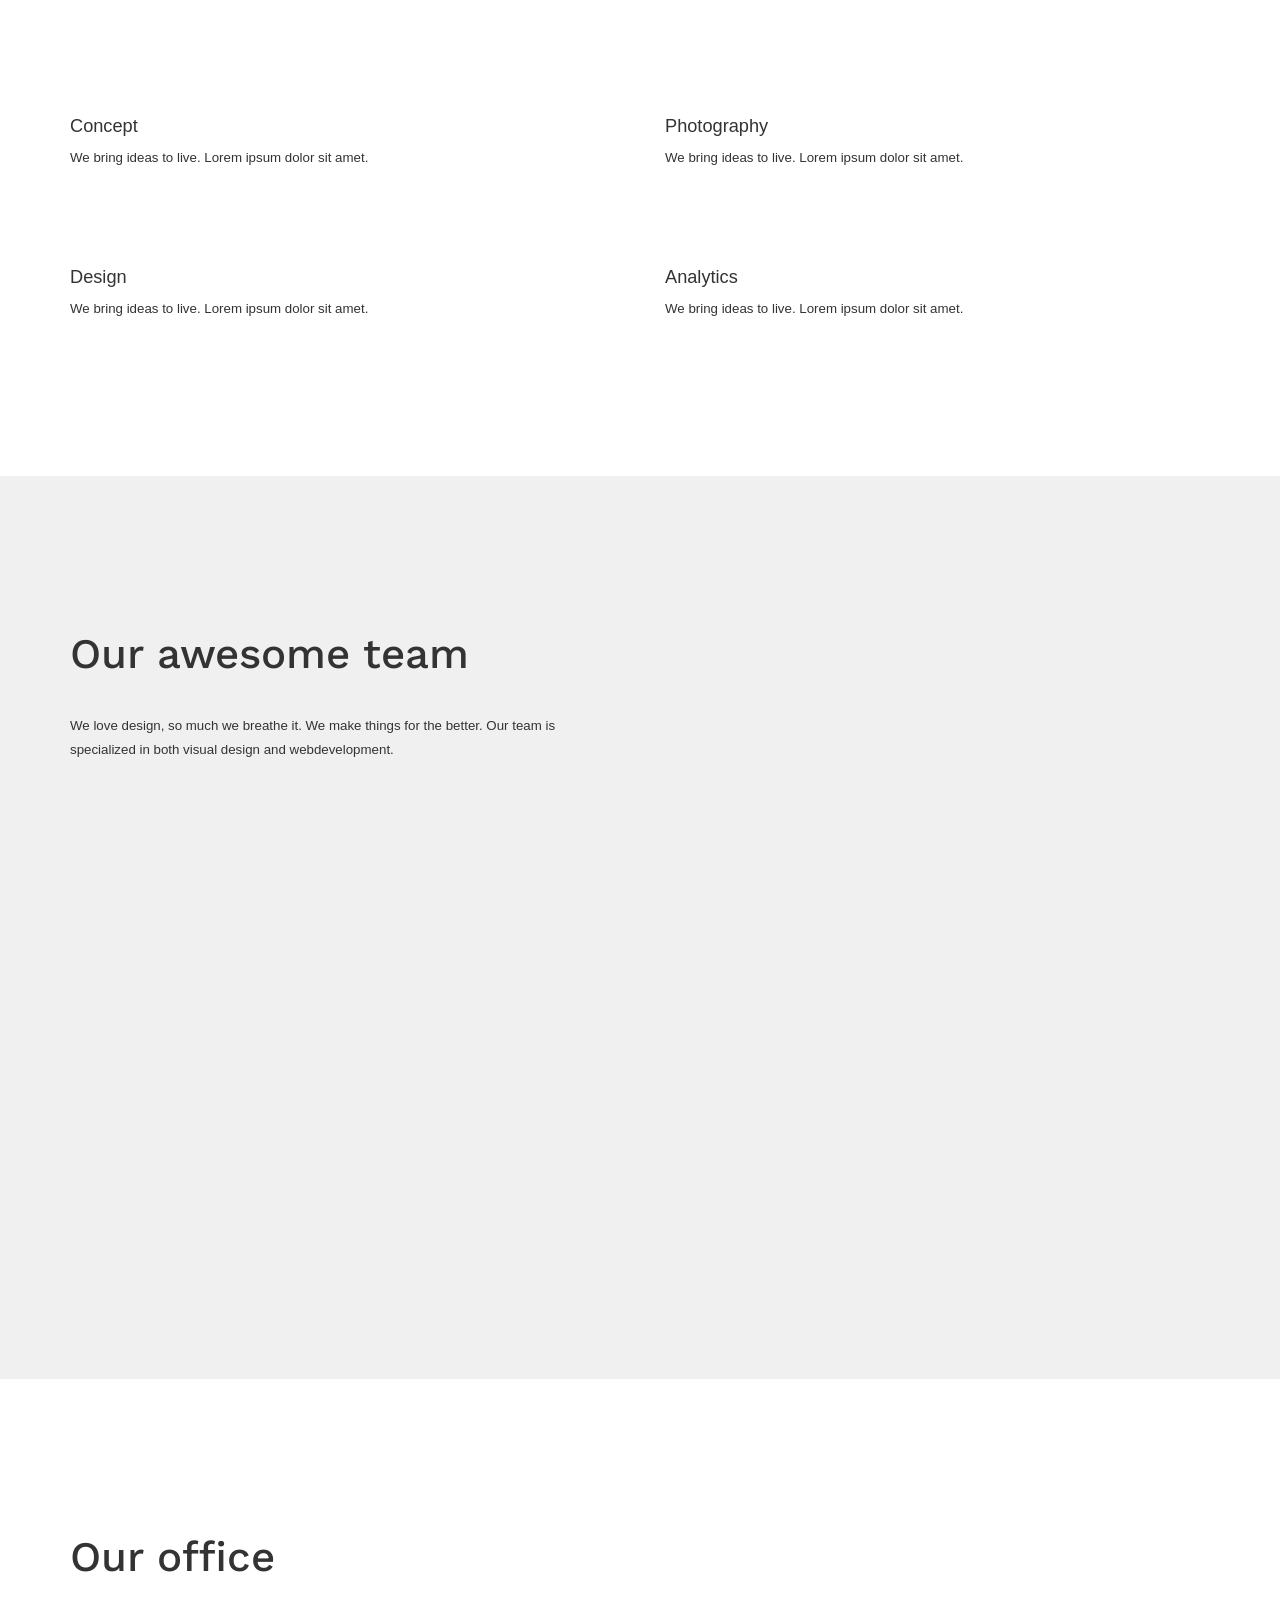
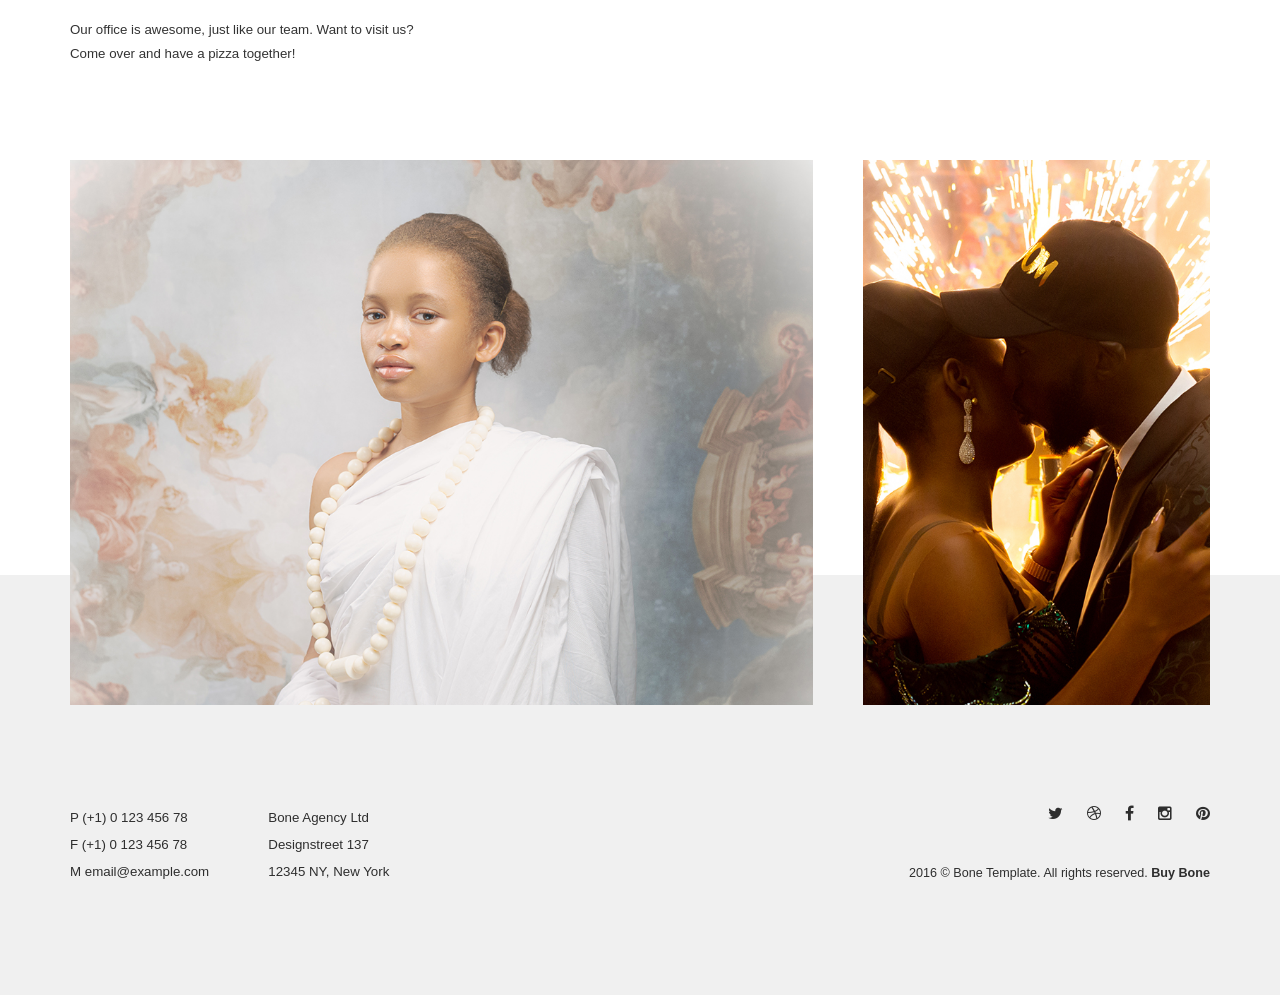
<file: pages/about-us.html>
<!DOCTYPE html>
<html>
  <head>
    <title>Bone - Creative Agency Portfolio Template</title>
    <meta name="viewport" content="width=device-width, initial-scale=1, maximum-scale=1">
    <meta charset="utf-8">
    <link rel="stylesheet" type="text/css" href="../css/core.css">
    <link rel="stylesheet" type="text/css" href="../css/base.css">
    <link rel="stylesheet" type="text/css" href="../css/custom.css">
    <link rel="icon" type="image/png" href="../favicon.png?v=2">
    <script src="../js/assets/jquery.js"></script>
  </head>
  <body class="dark-hero">
    <div class="body-overlay"></div>
    <!-- Menu-->
    <div class="nav-container">
      <ul class="nav">
        <li><a href="#">Portfolio </a>
          <ul class="dropdown">
            <li><a href="../pages/portfolio-3-col.html">3 Columns - Masonry</a></li>
            <li><a href="../pages/portfolio-no-spacing.html">3 Columns - No Spacing</a></li>
            <li><a href="../pages/portfolio-lightbox.html">Lightbox Portfolio</a></li>
            <li><a href="../pages/portfolio-single.html">Single Item #1</a></li>
            <li><a href="../pages/portfolio-single-2.html">Single Item #2</a></li>
          </ul>
        </li>
        <li><a href="#">Pages </a>
          <ul class="dropdown">
            <li><a href="../index.html">Home</a></li>
            <li><a href="../pages/about-us.html">About Us</a></li>
            <li><a href="../pages/about-me.html">About Me</a></li>
            <li><a href="../pages/services.html">Services</a></li>
            <li><a href="../pages/error-404.html">Error 404</a></li>
            <li><a href="../pages/contact.html">Contact</a></li>
          </ul>
        </li>
        <li><a href="#">Blog </a>
          <ul class="dropdown">
            <li><a href="../pages/blog.html">Blog - Classic</a></li>
            <li><a href="../pages/blog-images.html">Blog - Thumbs</a></li>
            <li><a href="../pages/blog-post.html">Post - Classic</a></li>
            <li><a href="../pages/blog-post-image.html">Post - Hero</a></li>
          </ul>
        </li>
        <li><a href="#">Features </a>
          <ul class="dropdown">
            <li><a href="../pages/hero-fs.html">Fullscreen Hero</a></li>
            <li><a href="../pages/hero-dark.html">Dark Hero</a></li>
            <li><a href="../pages/boxed-layout.html">Boxed Layout</a></li>
            <li><a href="../pages/tera-slider.html">Tera Slider <span class="label">3.1</span></a></li>
            <li><a href="../pages/tera-carousel.html">Carousel</a></li>
            <li><a href="../pages/elements.html">Elements</a></li>
            <li><a href="../pages/menu-classic.html">Classic Menu</a></li>
            <li><a href="../pages/one-page.html">One-page Website</a></li>
          </ul>
        </li>
        <li><a href="#">Shop </a>
          <ul class="dropdown">
            <li><a href="../pages/shop.html">Shop overview</a></li>
            <li><a href="../pages/product.html">Product page</a></li>
            <li><a href="../pages/cart.html">Cart</a></li>
          </ul>
        </li>
        <li><a href="http://themeforest.net/item/bone-responsive-agency-portfolio-html-template/15299321">Buy Bone  </a></li>
      </ul>
      <div class="copyright">2016 &copy; Bone Template. All rights reserved.</div>
      <div class="exit"></div>
      <ul class="social">
        <li><a href="#" class="fa fa-twitter"></a></li>
        <li><a href="#" class="fa fa-dribbble"></a></li>
        <li><a href="#" class="fa fa-facebook"></a></li>
        <li><a href="#" class="fa fa-instagram"></a></li>
        <li><a href="#" class="fa fa-pinterest"></a></li>
      </ul>
    </div>
    <!-- Wrapper-->
    <div id="wrapper" class="container-fluid smooth-transition">
      <!-- Header-->
      <header>
        <div class="container">
          <!-- Branding--><a href="../index.html" class="brand"> <img alt="" src="../images/logo-black.svg" class="dark-brand"><img alt="" src="../images/logo-white.svg" class="light-brand"></a>
          <!-- Menu-->
          <div class="menu"></div>
        </div>
      </header>
      <section class="hero lg vcenter dark">
        <!-- Background-->
        <div style="background-image: url(../images/office/01.jpg);" class="bg parallax faded-subtle"></div>
        <div class="container text-center">
          <!-- Content-->
          <h1 class="lg">About Us</h1>
        </div>
      </section>
      <section>
        <div class="container content">
          <div class="row">
            <div class="col-md-6 col-md-offset-3 text-center">
              <h1>We breathe Design</h1>
              <p>We love design, so much we breathe it. We make things for the better. Our team is specialized in both visual design and webdevelopment.</p>
            </div>
          </div>
        </div>
        <div data-visible="4" auto-slide class="slider carousel">
          <ul class="slides">
            <li class="slide text-center item vcenter"><img alt="" src="../images/shop/02.jpg" class="thumb"></li>
            <li class="slide text-center item vcenter"><img alt="" src="../images/shop/07.jpg" class="thumb"></li>
            <li class="slide text-center item vcenter"><img alt="" src="../images/shop/04.jpg" class="thumb"></li>
            <li class="slide text-center item vcenter"><img alt="" src="../images/shop/05.jpg" class="thumb"></li>
            <li class="slide text-center item vcenter"><img alt="" src="../images/shop/08.jpg" class="thumb"></li>
            <li class="slide text-center item vcenter"><img alt="" src="../images/shop/09.jpg" class="thumb"></li>
            <li class="slide text-center item vcenter"><img alt="" src="../images/shop/10.jpg" class="thumb"></li>
          </ul>
        </div>
        <div class="container content">
          <h1>Our services</h1>
          <p>We do this for you, because we love to do it. Lorem ipsum dolor.</p>
        </div>
        <div class="container content">
          <div class="row">
            <div class="col-md-3 service">
              <div class="icon ion-lightbulb item"></div>
              <h4>Concept</h4>
              <p>We bring ideas to live. Lorem ipsum dolor sit amet.</p>
            </div>
            <div class="col-md-3 service">
              <div class="icon ion-camera item"></div>
              <h4>Photography</h4>
              <p>We bring ideas to live. Lorem ipsum dolor sit amet.</p>
            </div>
            <div class="col-md-3 service">
              <div class="icon ion-monitor item"></div>
              <h4>Design</h4>
              <p>We bring ideas to live. Lorem ipsum dolor sit amet.</p>
            </div>
            <div class="col-md-3 service">
              <div class="icon ion-stats-bars item"></div>
              <h4>Analytics</h4>
              <p>We bring ideas to live. Lorem ipsum dolor sit amet.</p>
            </div>
          </div>
        </div>
      </section>
      <section class="gray">
        <div class="container content">
          <div class="row">
            <div class="col-md-6">
              <h1>Our awesome team</h1>
              <p>We love design, so much we breathe it. We make things for the better. Our team is specialized in both visual design and webdevelopment.</p>
            </div>
          </div>
        </div>
        <div class="container content">
          <div class="row">
            <div class="col-md-4">
              <!-- Profile-->
              <div class="profile item"><img alt="" src="../images/portraits/03.jpg">
                <h3>Dave Jenkins</h3>
                <p>Designer</p>
                <ul class="social">
                  <li><a href="#" class="fa fa-dribbble"></a></li>
                  <li><a href="#" class="fa fa-instagram"></a></li>
                  <li><a href="#" class="fa fa-pinterest">      </a></li>
                </ul>
              </div>
            </div>
            <div class="col-md-4">
              <!-- Profile-->
              <div class="profile item"><img alt="" src="../images/portraits/02.jpg">
                <h3>Caroline Johnson</h3>
                <p>Photographer</p>
                <ul class="social">
                  <li><a href="#" class="fa fa-twitter"></a></li>
                  <li><a href="#" class="fa fa-flickr"></a></li>
                  <li><a href="#" class="fa fa-instagram"></a></li>
                  <li><a href="#" class="fa fa-pinterest">    </a></li>
                </ul>
              </div>
            </div>
            <div class="col-md-4">
              <!-- Profile-->
              <div class="profile item"><img alt="" src="../images/portraits/01.jpg">
                <h3>Jane Finch</h3>
                <p>Developer</p>
                <ul class="social">
                  <li><a href="#" class="fa fa-twitter"></a></li>
                  <li><a href="#" class="fa fa-facebook"></a></li>
                  <li><a href="#" class="fa fa-pinterest"></a></li>
                </ul>
              </div>
            </div>
          </div>
        </div>
      </section>
      <section>
        <div class="container content">
          <div class="row">
            <div class="col-md-6">
              <h1>Our office</h1>
              <p>Our office is awesome, just like our team. Want to visit us?<br>Come over and have a pizza together!</p>
            </div>
          </div>
        </div>
        <div class="container">
          <div class="grid">
            <div class="grid-sizer"></div>
            <div class="grid-item large">
              <div style="background-image: url(../images/office/02.jpg)" class="thumb"></div>
            </div>
            <div class="grid-item tall">
              <div style="background-image: url(../images/office/01.jpg)" class="thumb"> </div>
            </div>
          </div>
        </div>
      </section>
      <!-- Footer-->
      <footer>
        <div class="container content">
          <div class="row">
            <!-- Contact info-->
            <div class="col-md-2"> 
              <p>P (+1) 0 123 456 78<br>F (+1) 0 123 456 78<br>M email@example.com</p>
            </div>
            <div class="col-md-2"> 
              <p>Bone Agency Ltd<br>Designstreet 137<br>12345 NY, New York</p>
            </div>
            <div class="col-md-8 text-right">
              <!-- Social links-->
              <ul class="social">
                <li><a href="#" class="fa fa-twitter"></a></li>
                <li><a href="#" class="fa fa-dribbble"></a></li>
                <li><a href="#" class="fa fa-facebook"></a></li>
                <li><a href="#" class="fa fa-instagram"></a></li>
                <li><a href="#" class="fa fa-pinterest"></a></li>
              </ul>
              <!-- Copyright message-->
              <div class="copyright">2016 &copy; Bone Template. All rights reserved. <a href="http://themeforest.net/item/bone-responsive-agency-portfolio-html-template/15299321">Buy Bone</a></div>
            </div>
          </div>
        </div>
      </footer>
    </div>
    <script src="../js/assets/bootstrap.js"></script>
    <script src="../js/assets/imagesloaded.pkgd.min.js"></script>
    <script src="../js/assets/validation.js"></script>
    <script src="../js/assets/masonry.pkgd.min.js"></script>
    <script src="../modules/tera-slider/tera-slider.js"></script>
    <script src="../modules/tera-lightbox/tera-lightbox.js"></script>
    <script src="../js/assets/animsition.js"></script>
    <script src="../js/functions.js"></script>
  </body>
</html>
</file>
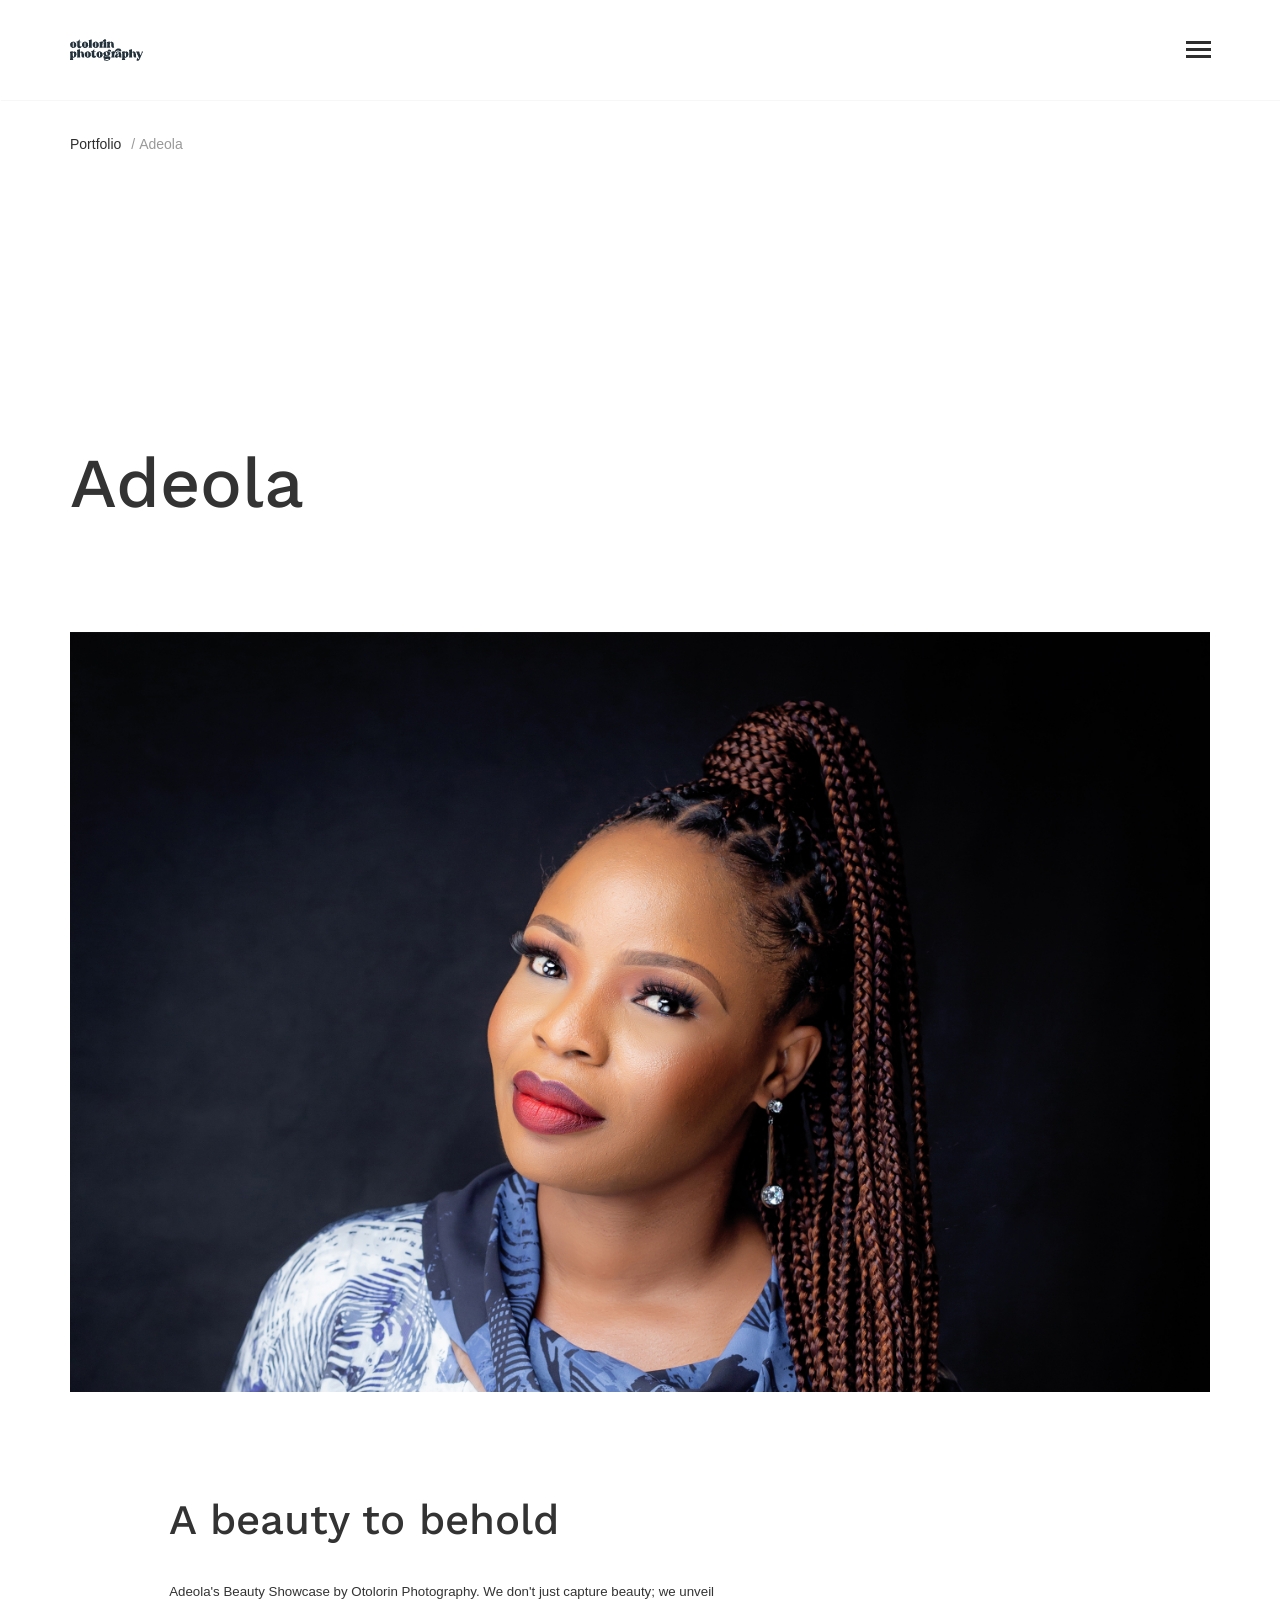
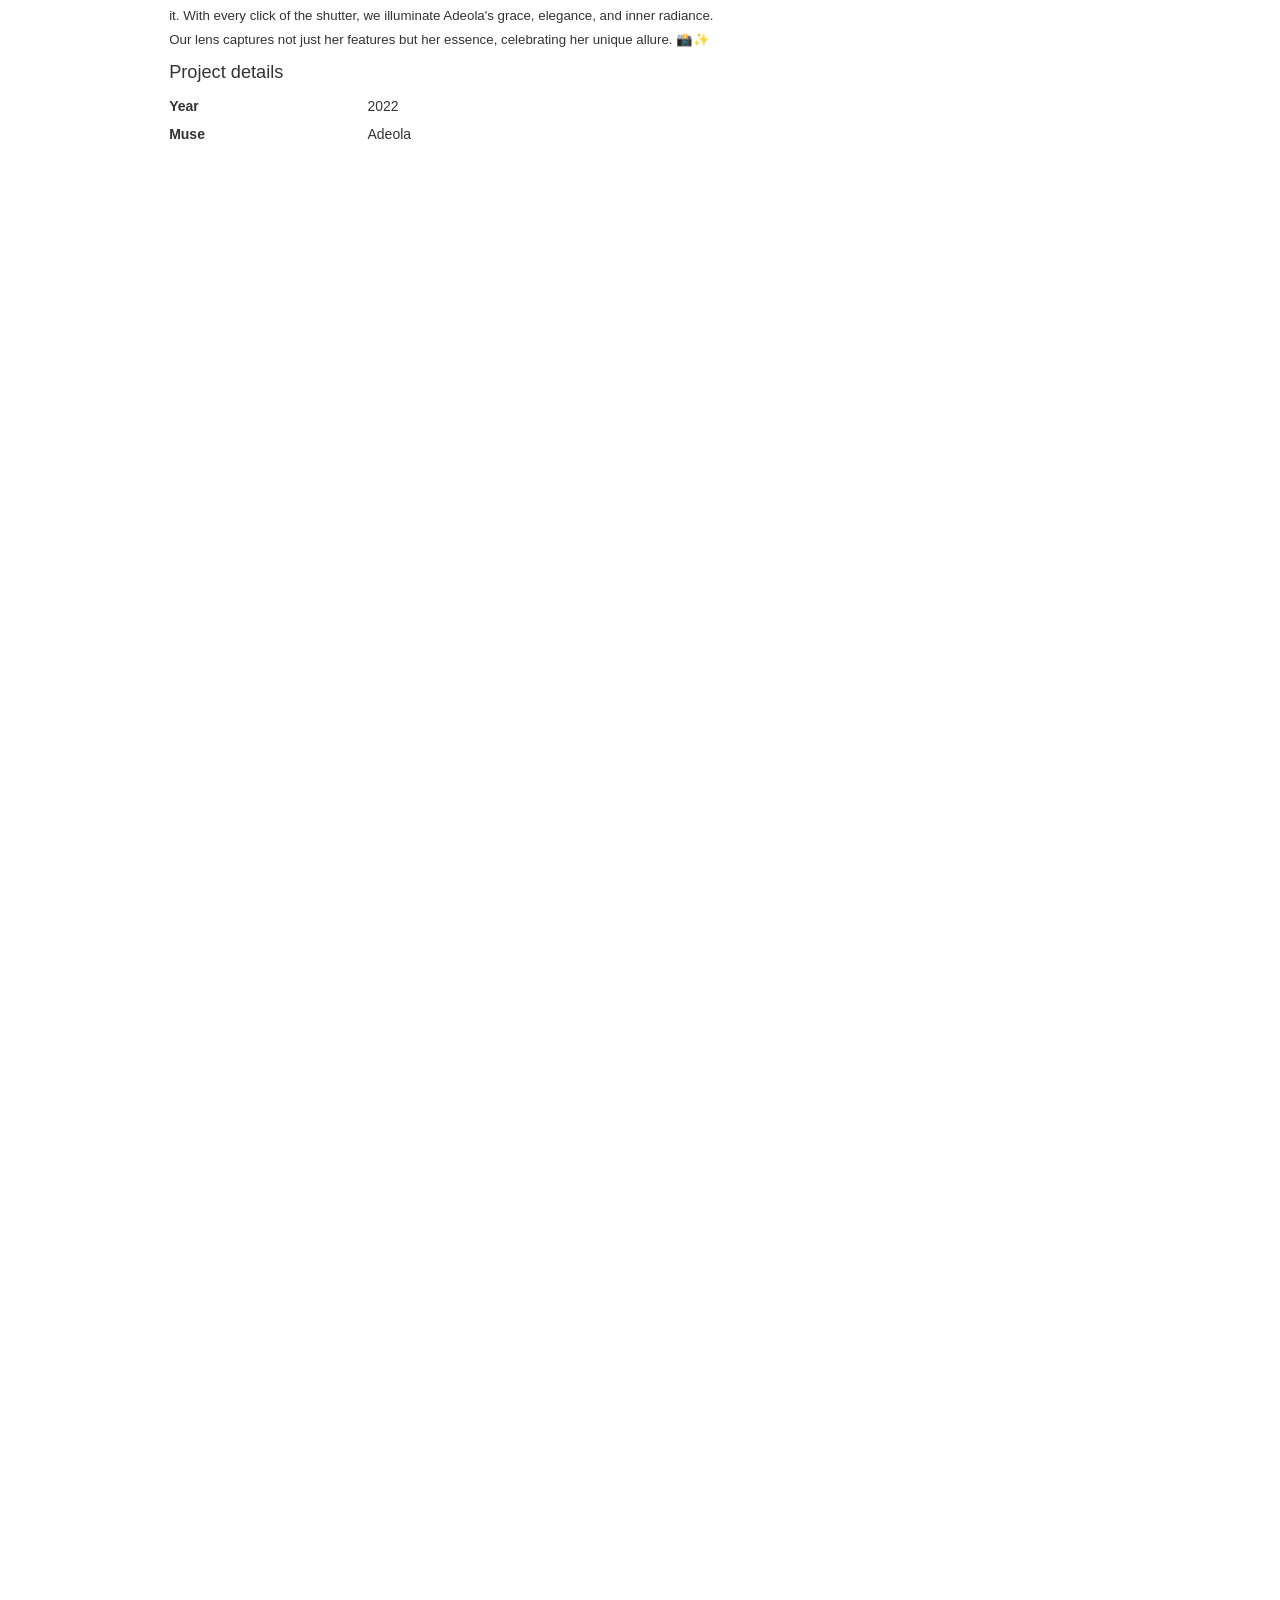
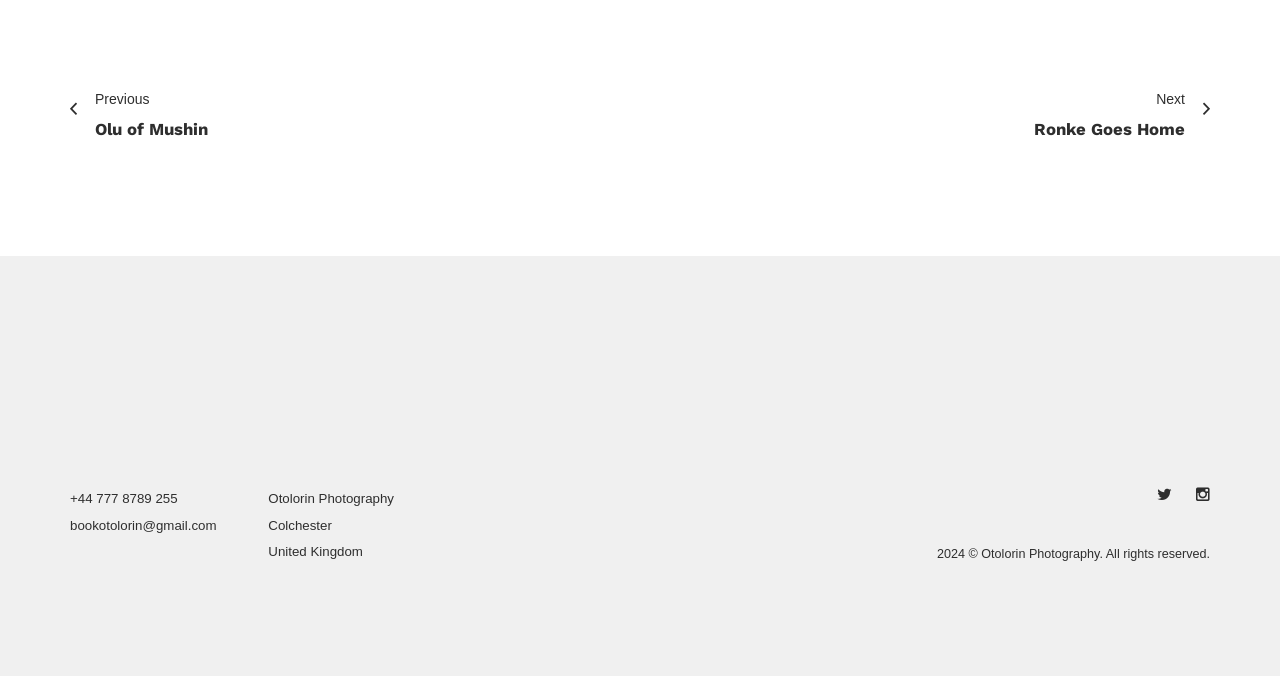
<file: pages/adeola.html>
<!DOCTYPE html>
<html>
  <head>
    <title>Otolorin - Adeola</title>
    <meta name="viewport" content="width=device-width, initial-scale=1, maximum-scale=1">
    <meta charset="utf-8">
    <link rel="stylesheet" type="text/css" href="../css/core.css">
    <link rel="stylesheet" type="text/css" href="../css/base.css">
    <link rel="stylesheet" type="text/css" href="../css/custom.css">
    <link rel="icon" type="image/png" href="../favicon.png?v=2">
    <script src="../js/assets/jquery.js"></script>
  </head>
  <body>
    <div class="body-overlay"></div>
    <!-- Menu-->
    <div class="nav-container">
        <ul class="nav">
          <li><a href="/index.html">Home</a>
          </li>
          <li><a href="portfolio-3-col.html">Portfolio</a>
            <!-- <ul class="dropdown">
              <li><a href="pages/portfolio-3-col.html">3 Columns - Masonry</a></li>
              <li><a href="pages/portfolio-no-spacing.html">3 Columns - No Spacing</a></li>
              <li><a href="pages/portfolio-lightbox.html">Lightbox Portfolio</a></li>
              <li><a href="pages/portfolio-single.html">Single Item #1</a></li>
              <li><a href="pages/portfolio-single-2.html">Single Item #2</a></li>
            </ul> -->
          </li>
          <li><a href="contact.html">Contact </a>
            <!-- <ul class="dropdown">
              <li><a href="index.html">Home</a></li>
              <li><a href="pages/about-us.html">About Us</a></li>
              <li><a href="pages/about-me.html">About Me</a></li>
              <li><a href="pages/services.html">Services</a></li>
              <li><a href="pages/error-404.html">Error 404</a></li>
              <li><a href="pages/contact.html">Contact</a></li>
            </ul> -->
          </li>
        </ul> 
        <div class="copyright">2024 &copy; Otolorin photography. All rights reserved.</div>
        <div class="exit"></div>
        <ul class="social">
          <li><a href="https://twitter.com/iyanuomotaiwo" class="fa fa-twitter"></a></li>
          <!-- <li><a href="#" class="fa fa-dribbble"></a></li> -->
          <!-- <li><a href="#" class="fa fa-facebook"></a></li> -->
          <li><a href="https://www.instagram.com/oto_lorin/" class="fa fa-instagram"></a></li>
          <!-- <li><a href="#" class="fa fa-pinterest"></a></li> -->
        </ul>
      </div>
    <!-- Wrapper-->
    <div id="wrapper" class="container-fluid smooth-transition">
      <!-- Header-->
      <header>
        <div class="container">
          <!-- Branding--><a href="../index.html" class="brand"> <img alt="" src="../images/logo-black.png" class="dark-brand"><img alt="" src="../images/logo-white.png" class="light-brand"></a>
          <!-- Menu-->
          <div class="menu"></div>
        </div>
      </header>
      <section>
        <div class="container">
          <div class="row">
            <div class="col-md-12">
              <ul class="breadcrumbs">
                <li> <a href="../pages/portfolio-3-col.html">Portfolio</a></li>
                <li>Adeola</li>
              </ul>
            </div>
          </div>
        </div>
      </section>
      <section class="content">
        <div class="container">
          <div class="content">
            <div class="intro">
              <h1 class="lg">Adeola</h1>
            </div><a href="../images/adeola/01-long.jpg" class="lightbox"><img alt="" src="../images/adeola/01.jpg" class="item"></a>
          </div>
        </div>
        <div class="container intro">
          <!-- Content-->
          <div class="content">
            <div class="row">
              <div class="col-md-6 col-md-offset-1">
                <h1 class="title">A beauty to behold</h1>
                <p>Adeola's Beauty Showcase by Otolorin Photography. We don't just capture beauty; we unveil it. With every click of the shutter, we illuminate Adeola's grace, elegance, and inner radiance. Our lens captures not just her features but her essence, celebrating her unique allure. 📸✨</p>
              </div>
              <div class="col-md-3 col-md-offset-1">
                <div class="row">
                  <div class="col-md-12">
                    <h4>Project details</h4>
                  </div>
                </div>
                <div class="row">
                  <div class="col-md-4 strong">Year</div>
                  <div class="col-md-8">2022</div>
                </div>
                <div class="row">
                  <div class="col-md-4 strong">Muse</div>
                  <div class="col-md-8">Adeola</div>
                </div>
                <!-- <div class="row">
                  <div class="col-md-4 strong">Role</div>
                  <div class="col-md-8">Art Direction</div>
                </div> -->
              </div>
            </div>
          </div>
        </div>
        <div class="container content">
          <div class="row"> 
            <div class="col-md-12"> <a href="../images/adeola/02-long.jpg" class="lightbox"><img alt="" src="../images/adeola/02.jpg" class="item"></a>
              <!-- <div class="row">
                <div class="col-md-6 col-md-offset-3 text-center">
                  <p>This is my workspace, id consequat nulla placerat sed. Donec vel ligula tortor. Duis non augue quam. Ut nec felis vestibulum, luctus ex a, semper enim. Curabitur at pretium nunc.</p>
                </div>
              </div> -->
            </div>
          </div>
          <div class="row"> 
            <div class="col-md-4"><a href="../images/adeola/03-long.jpg" class="lightbox"><img alt="" src="../images/adeola/03.jpg" class="item"></a></div>
            <div class="col-md-4"><a href="../images/adeola/04-long.jpg" class="lightbox"><img alt="" src="../images/adeola/04.jpg" class="item"></a></div>
            <div class="col-md-4"><a href="../images/adeola/05-long.jpg" class="lightbox"><img alt="" src="../images/adeola/05.jpg" class="item"></a></div>
          </div>
        </div>
        <div class="container content">
          <div class="row">
            <div class="col-md-6 col-md-offset-3">
              <blockquote class="item">Beauty never fades behind the frame</blockquote>
            </div>
          </div>
        </div>
      </section>
      <section class="on-foot">
        <div class="container">
          <div class="row">
            <div class="col-md-6"><a href="../pages/saor.html" class="previous-post">
                <div class="arrow">
                  <div class="ion-chevron-left"></div>
                </div>
                <div class="content">
                  <div class="title">Previous</div>
                  <div class="post-title">Olu of Mushin</div>
                </div></a></div>
            <div class="col-md-6"><a href="../pages/ronke.html" class="next-post">
                <div class="content">
                  <div class="title">Next</div>
                  <div class="post-title">Ronke Goes Home</div>
                </div>
                <div class="arrow">
                  <div class="ion-chevron-right"></div>
                </div></a></div>
          </div>
        </div>
      </section>
      <!-- Footer-->
      <footer>
        <div class="container content">
          <div class="row">
            <!-- Contact info-->
            <div class="col-md-2"> 
                <p>+44 777 8789 255<br>bookotolorin@gmail.com</p>
              </div>
              <div class="col-md-2"> 
                <p>Otolorin Photography<br>Colchester<br>United Kingdom</p>
              </div>
              <div class="col-md-8 text-right">
                <!-- Social links-->
                <ul class="social">
                  <li><a href="https://twitter.com/iyanuomotaiwo" class="fa fa-twitter"></a></li>
                  <!-- <li><a href="#" class="fa fa-dribbble"></a></li> -->
                  <!-- <li><a href="#" class="fa fa-facebook"></a></li> -->
                  <li><a href="https://www.instagram.com/oto_lorin/" class="fa fa-instagram"></a></li>
                  <!-- <li><a href="#" class="fa fa-pinterest"></a></li> -->
                </ul>
                <!-- Copyright message-->
                <div class="copyright">2024 &copy; Otolorin Photography. All rights reserved.</div> </div>
            </div>
          </div>
        </div>
      </footer>
    </div>
    <script src="../js/assets/bootstrap.js"></script>
    <script src="../js/assets/imagesloaded.pkgd.min.js"></script>
    <script src="../js/assets/validation.js"></script>
    <script src="../js/assets/masonry.pkgd.min.js"></script>
    <script src="../modules/tera-slider/tera-slider.js"></script>
    <script src="../modules/tera-lightbox/tera-lightbox.js"></script>
    <script src="../js/assets/animsition.js"></script>
    <script src="../js/functions.js"></script>
  </body>
</html>
</file>
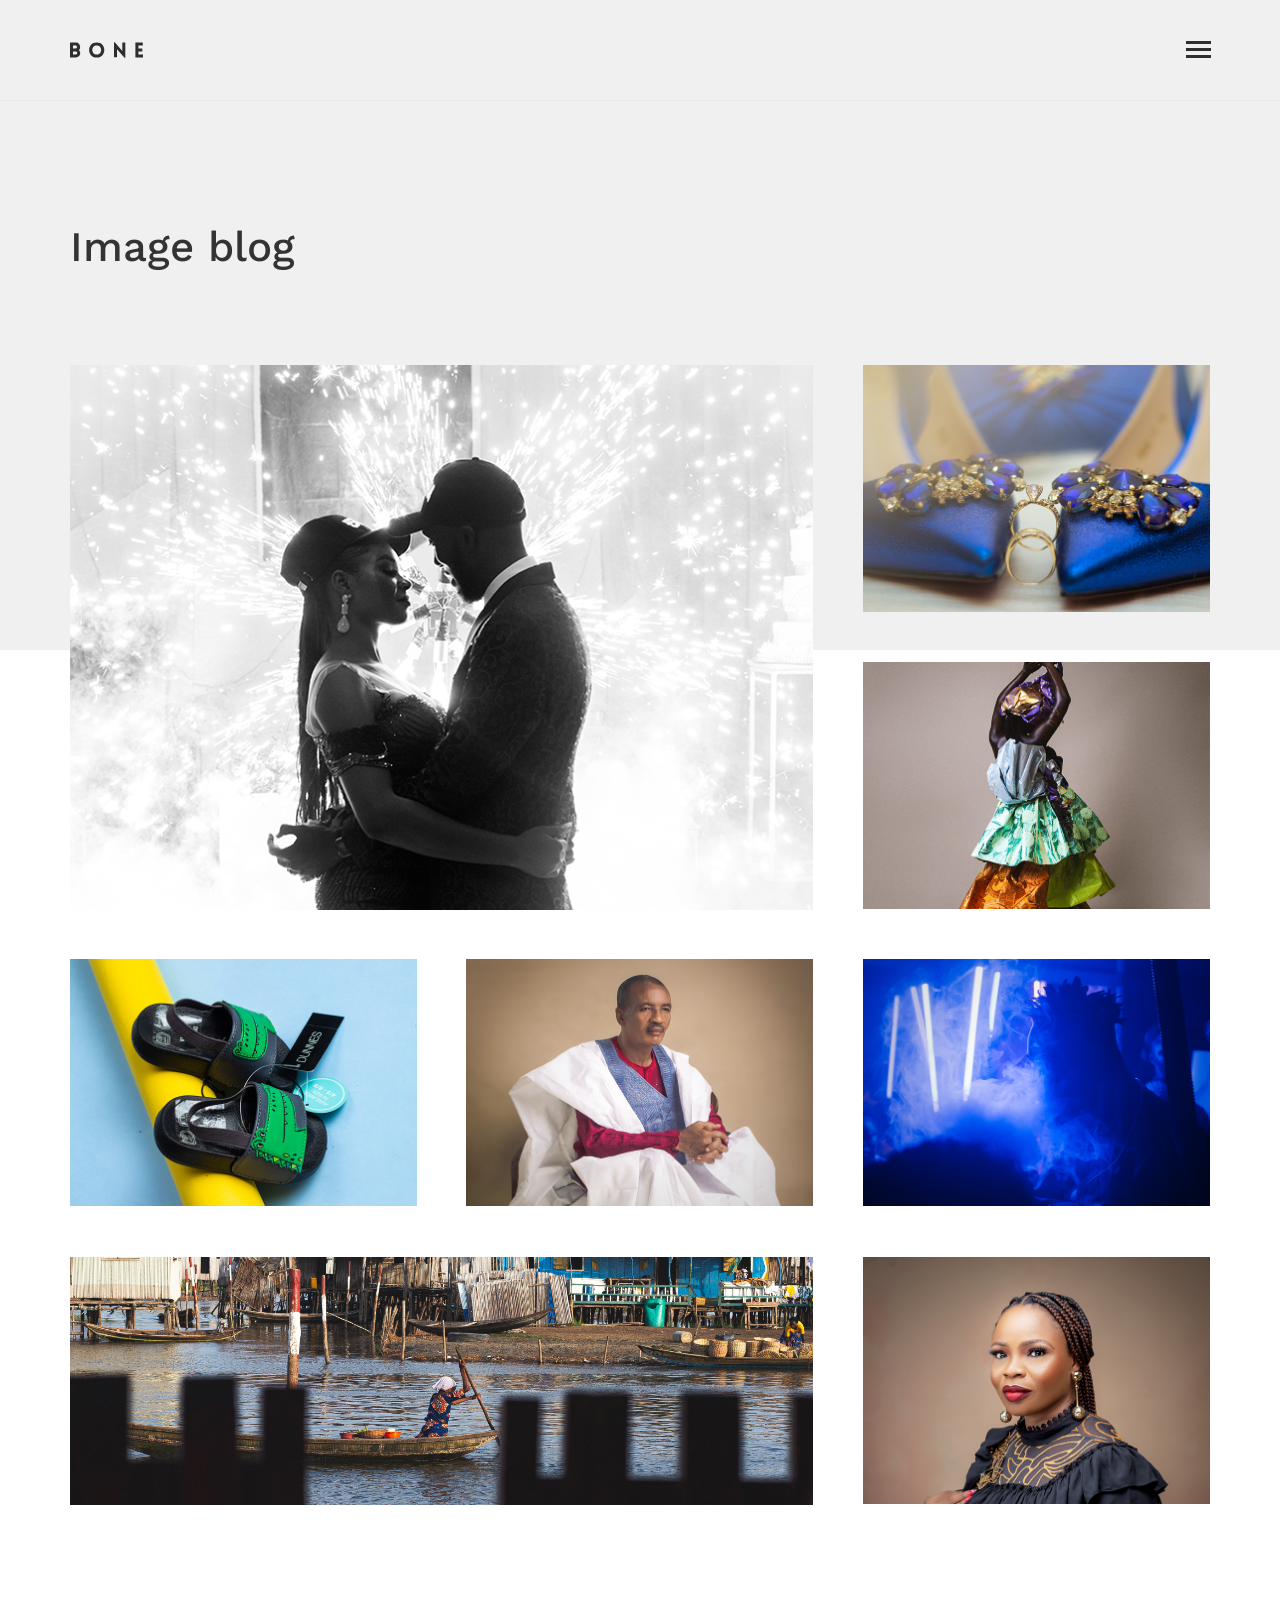
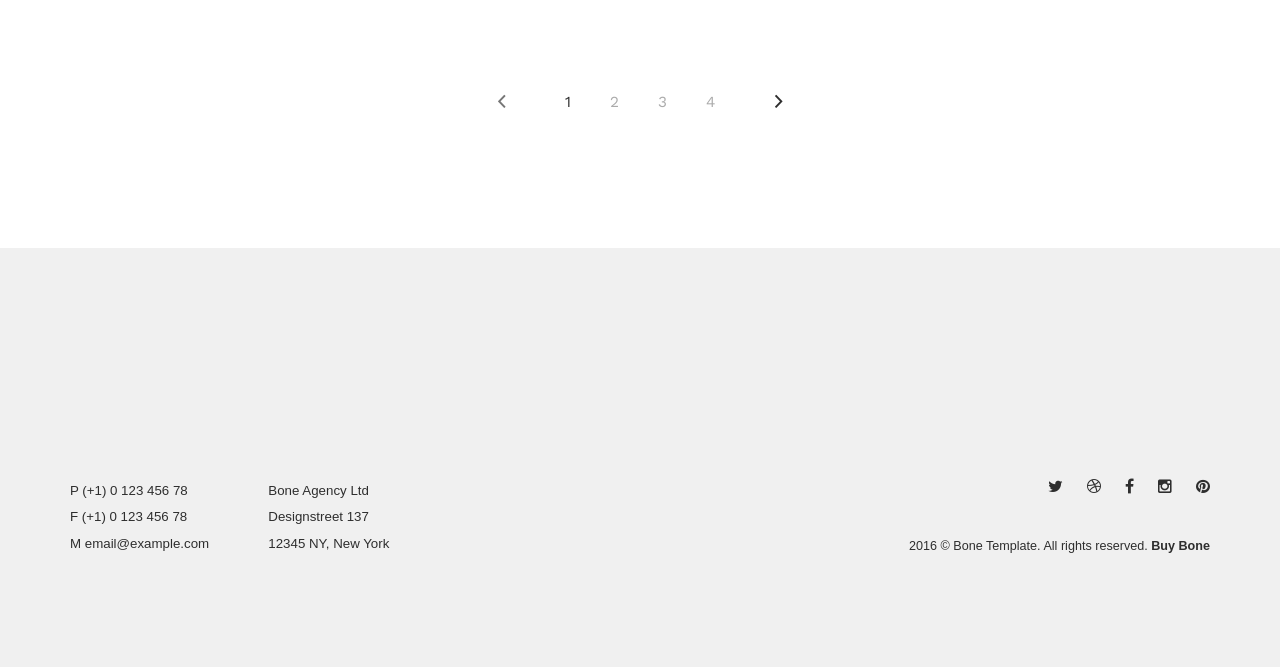
<file: pages/blog-images.html>
<!DOCTYPE html>
<html>
  <head>
    <title>Bone - Creative Agency Portfolio Template</title>
    <meta name="viewport" content="width=device-width, initial-scale=1, maximum-scale=1">
    <meta charset="utf-8">
    <link rel="stylesheet" type="text/css" href="../css/core.css">
    <link rel="stylesheet" type="text/css" href="../css/base.css">
    <link rel="stylesheet" type="text/css" href="../css/custom.css">
    <link rel="icon" type="image/png" href="../favicon.png?v=2">
    <script src="../js/assets/jquery.js"></script>
  </head>
  <body>
    <div class="body-overlay"></div>
    <!-- Menu-->
    <div class="nav-container">
      <ul class="nav">
        <li><a href="#">Portfolio </a>
          <ul class="dropdown">
            <li><a href="../pages/portfolio-3-col.html">3 Columns - Masonry</a></li>
            <li><a href="../pages/portfolio-no-spacing.html">3 Columns - No Spacing</a></li>
            <li><a href="../pages/portfolio-lightbox.html">Lightbox Portfolio</a></li>
            <li><a href="../pages/portfolio-single.html">Single Item #1</a></li>
            <li><a href="../pages/portfolio-single-2.html">Single Item #2</a></li>
          </ul>
        </li>
        <li><a href="#">Pages </a>
          <ul class="dropdown">
            <li><a href="../index.html">Home</a></li>
            <li><a href="../pages/about-us.html">About Us</a></li>
            <li><a href="../pages/about-me.html">About Me</a></li>
            <li><a href="../pages/services.html">Services</a></li>
            <li><a href="../pages/error-404.html">Error 404</a></li>
            <li><a href="../pages/contact.html">Contact</a></li>
          </ul>
        </li>
        <li><a href="#">Blog </a>
          <ul class="dropdown">
            <li><a href="../pages/blog.html">Blog - Classic</a></li>
            <li><a href="../pages/blog-images.html">Blog - Thumbs</a></li>
            <li><a href="../pages/blog-post.html">Post - Classic</a></li>
            <li><a href="../pages/blog-post-image.html">Post - Hero</a></li>
          </ul>
        </li>
        <li><a href="#">Features </a>
          <ul class="dropdown">
            <li><a href="../pages/hero-fs.html">Fullscreen Hero</a></li>
            <li><a href="../pages/hero-dark.html">Dark Hero</a></li>
            <li><a href="../pages/boxed-layout.html">Boxed Layout</a></li>
            <li><a href="../pages/tera-slider.html">Tera Slider <span class="label">3.1</span></a></li>
            <li><a href="../pages/tera-carousel.html">Carousel</a></li>
            <li><a href="../pages/elements.html">Elements</a></li>
            <li><a href="../pages/menu-classic.html">Classic Menu</a></li>
            <li><a href="../pages/one-page.html">One-page Website</a></li>
          </ul>
        </li>
        <li><a href="#">Shop </a>
          <ul class="dropdown">
            <li><a href="../pages/shop.html">Shop overview</a></li>
            <li><a href="../pages/product.html">Product page</a></li>
            <li><a href="../pages/cart.html">Cart</a></li>
          </ul>
        </li>
        <li><a href="http://themeforest.net/item/bone-responsive-agency-portfolio-html-template/15299321">Buy Bone  </a></li>
      </ul>
      <div class="copyright">2016 &copy; Bone Template. All rights reserved.</div>
      <div class="exit"></div>
      <ul class="social">
        <li><a href="#" class="fa fa-twitter"></a></li>
        <li><a href="#" class="fa fa-dribbble"></a></li>
        <li><a href="#" class="fa fa-facebook"></a></li>
        <li><a href="#" class="fa fa-instagram"></a></li>
        <li><a href="#" class="fa fa-pinterest"></a></li>
      </ul>
    </div>
    <!-- Wrapper-->
    <div id="wrapper" class="container-fluid smooth-transition">
      <!-- Header-->
      <header>
        <div class="container">
          <!-- Branding--><a href="../index.html" class="brand"> <img alt="" src="../images/logo-black.svg" class="dark-brand"><img alt="" src="../images/logo-white.svg" class="light-brand"></a>
          <!-- Menu-->
          <div class="menu"></div>
        </div>
      </header>
      <section class="hero vbottom behind gray">
        <div class="container">
          <h1>Image blog</h1>
        </div>
      </section>
      <section>     
        <div class="container intro">
          <div class="grid">
            <div class="grid-sizer"></div>
            <!-- Blog item--><a href="../pages/blog-post-image.html" class="grid-item large">
              <div style="background-image: url(../images/thumbs/07.png)" class="thumb"></div>
              <div class="caption">
                <div class="type">02 / 03 / 2016</div>
                <div class="description">
                  <h4>Land of God</h4>
                  <p>We bring ideas to live. Lorem ipsum dolor sit amet.</p>
                </div>
              </div></a>
            <!-- Blog item--><a href="../pages/blog-post-image.html" class="grid-item">
              <div style="background-image: url(../images/thumbs/02.png)" class="thumb"></div>
              <div class="caption">
                <div class="type">02 / 03 / 2016</div>
                <div class="description">
                  <h4>Weekly Planner</h4>
                  <p>We bring ideas to live. Lorem ipsum dolor sit amet.</p>
                </div>
              </div></a>
            <!-- Blog item--><a href="../pages/blog-post-image.html" class="grid-item">
              <div style="background-image: url(../images/thumbs/03.png)" class="thumb"></div>
              <div class="caption">
                <div class="type">02 / 03 / 2016</div>
                <div class="description">
                  <h4>Suit Inc.</h4>
                  <p>We bring ideas to live. Lorem ipsum dolor sit amet.</p>
                </div>
              </div></a>
            <!-- Blog item--><a href="../pages/blog-post-image.html" class="grid-item">
              <div style="background-image: url(../images/thumbs/04.png)" class="thumb"></div>
              <div class="caption">
                <div class="type">02 / 03 / 2016</div>
                <div class="description">
                  <h4>Life on Mars </h4>
                  <p>We bring ideas to live. Lorem ipsum dolor sit amet.</p>
                </div>
              </div></a>
            <!-- Blog item--><a href="../pages/blog-post-image.html" class="grid-item">
              <div style="background-image: url(../images/thumbs/05.png)" class="thumb"></div>
              <div class="caption">
                <div class="type">02 / 03 / 2016</div>
                <div class="description">
                  <h4>Concept</h4>
                  <p>We bring ideas to live. Lorem ipsum dolor sit amet.</p>
                </div>
              </div></a>
            <!-- Blog item--><a href="../pages/blog-post-image.html" class="grid-item">
              <div style="background-image: url(../images/thumbs/08.png)" class="thumb"></div>
              <div class="caption">
                <div class="type">02 / 03 / 2016</div>
                <div class="description">
                  <h4>Land of God #2</h4>
                  <p>We bring ideas to live. Lorem ipsum dolor sit amet.</p>
                </div>
              </div></a>
            <!-- Blog item--><a href="../pages/blog-post-image.html" class="grid-item wide">
              <div style="background-image: url(../images/08.jpg)" class="thumb"></div>
              <div class="caption">
                <div class="type">02 / 03 / 2016</div>
                <div class="description">
                  <h4>Brushin' For Life</h4>
                  <p>We bring ideas to live. Lorem ipsum dolor sit amet.</p>
                </div>
              </div></a>
            <!-- Blog item--><a href="../pages/blog-post-image.html" class="grid-item">
              <div style="background-image: url(../images/thumbs/09.png)" class="thumb"></div>
              <div class="caption">
                <div class="type">02 / 03 / 2016</div>
                <div class="description">
                  <h4>The Empire</h4>
                  <p>We bring ideas to live. Lorem ipsum dolor sit amet.</p>
                </div>
              </div></a>
          </div>
        </div>
      </section>
      <section class="on-foot">
        <div class="container text-center">
          <div class="btn-group pagination"><a href="#" disabled class="btn previous">
              <div class="ion-chevron-left"></div></a><a href="#" class="btn active">1</a><a href="#" class="btn">2</a><a href="#" class="btn">3</a><a href="#" class="btn">4</a><a href="#" class="btn next">
              <div class="ion-chevron-right"></div></a></div>
        </div>
      </section>
      <!-- Footer-->
      <footer>
        <div class="container content">
          <div class="row">
            <!-- Contact info-->
            <div class="col-md-2"> 
              <p>P (+1) 0 123 456 78<br>F (+1) 0 123 456 78<br>M email@example.com</p>
            </div>
            <div class="col-md-2"> 
              <p>Bone Agency Ltd<br>Designstreet 137<br>12345 NY, New York</p>
            </div>
            <div class="col-md-8 text-right">
              <!-- Social links-->
              <ul class="social">
                <li><a href="#" class="fa fa-twitter"></a></li>
                <li><a href="#" class="fa fa-dribbble"></a></li>
                <li><a href="#" class="fa fa-facebook"></a></li>
                <li><a href="#" class="fa fa-instagram"></a></li>
                <li><a href="#" class="fa fa-pinterest"></a></li>
              </ul>
              <!-- Copyright message-->
              <div class="copyright">2016 &copy; Bone Template. All rights reserved. <a href="http://themeforest.net/item/bone-responsive-agency-portfolio-html-template/15299321">Buy Bone</a></div>
            </div>
          </div>
        </div>
      </footer>
    </div>
    <script src="../js/assets/bootstrap.js"></script>
    <script src="../js/assets/imagesloaded.pkgd.min.js"></script>
    <script src="../js/assets/validation.js"></script>
    <script src="../js/assets/masonry.pkgd.min.js"></script>
    <script src="../modules/tera-slider/tera-slider.js"></script>
    <script src="../modules/tera-lightbox/tera-lightbox.js"></script>
    <script src="../js/assets/animsition.js"></script>
    <script src="../js/functions.js"></script>
  </body>
</html>
</file>
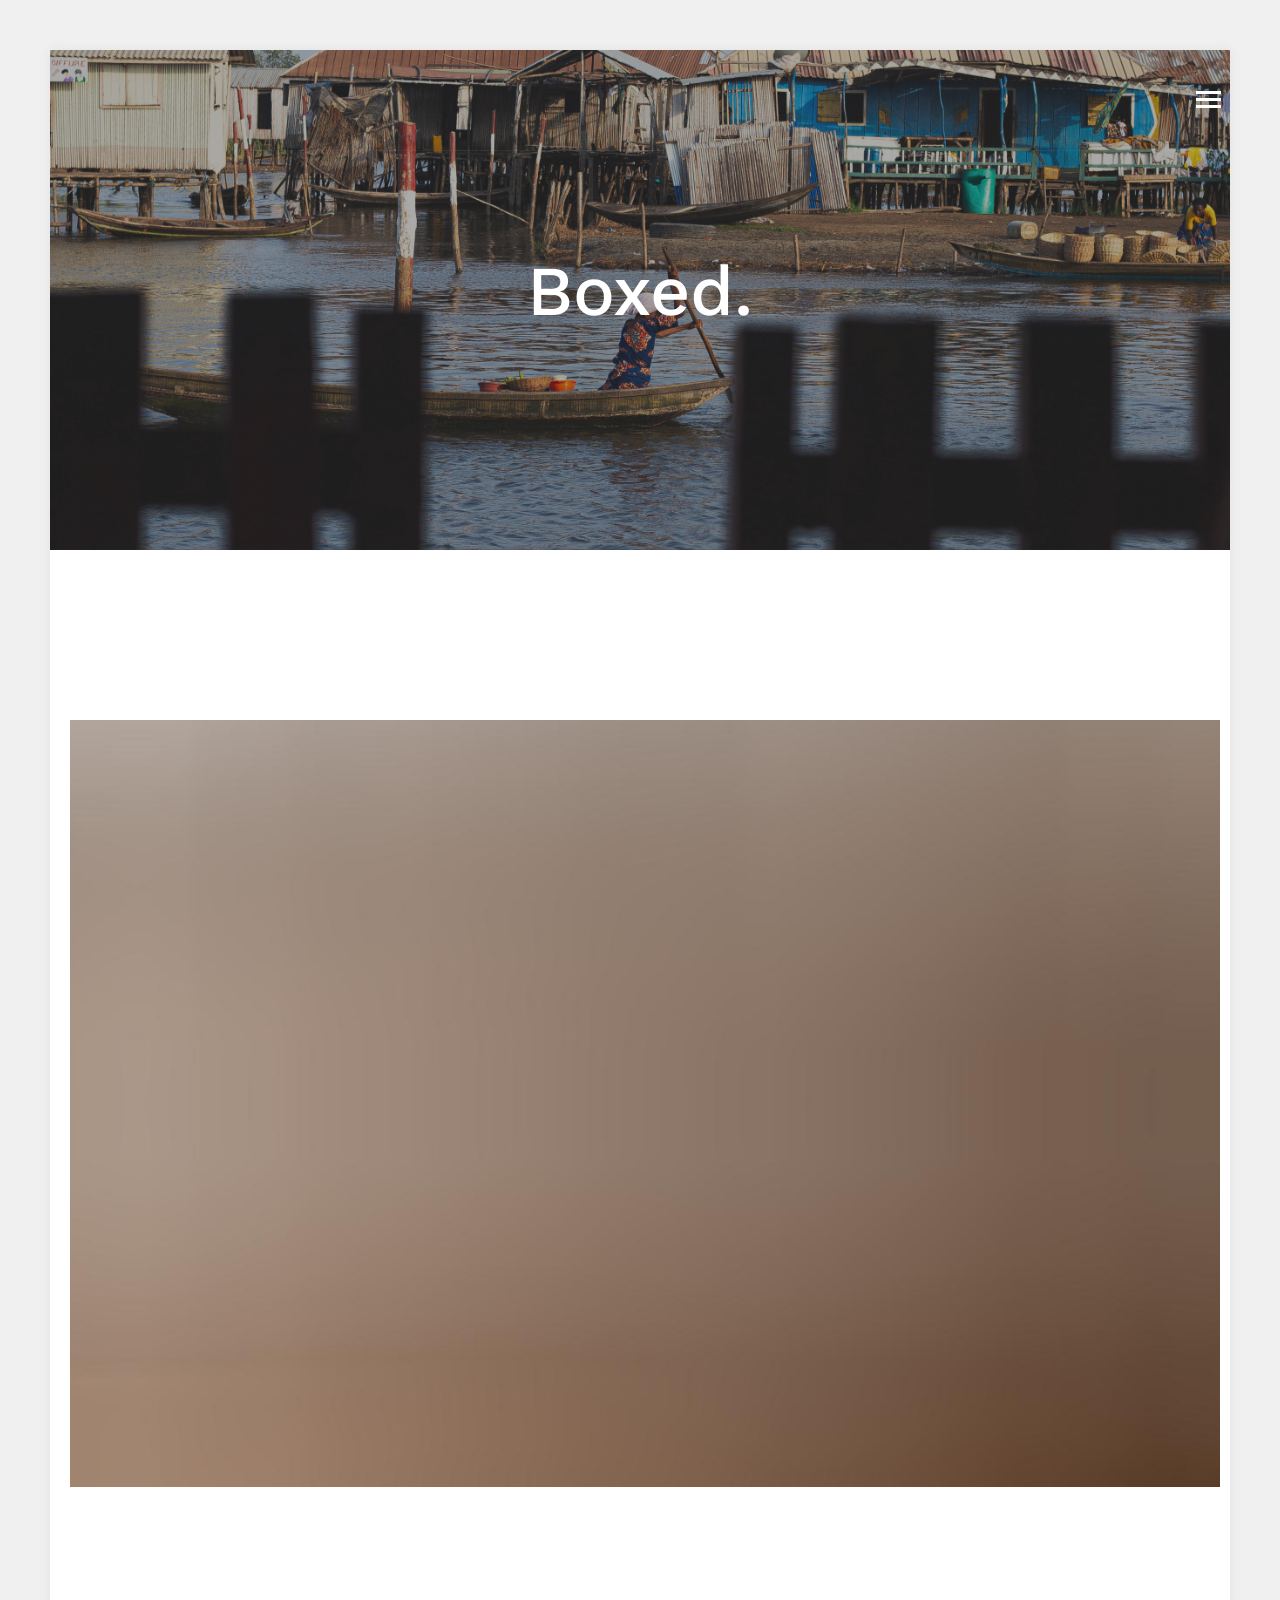
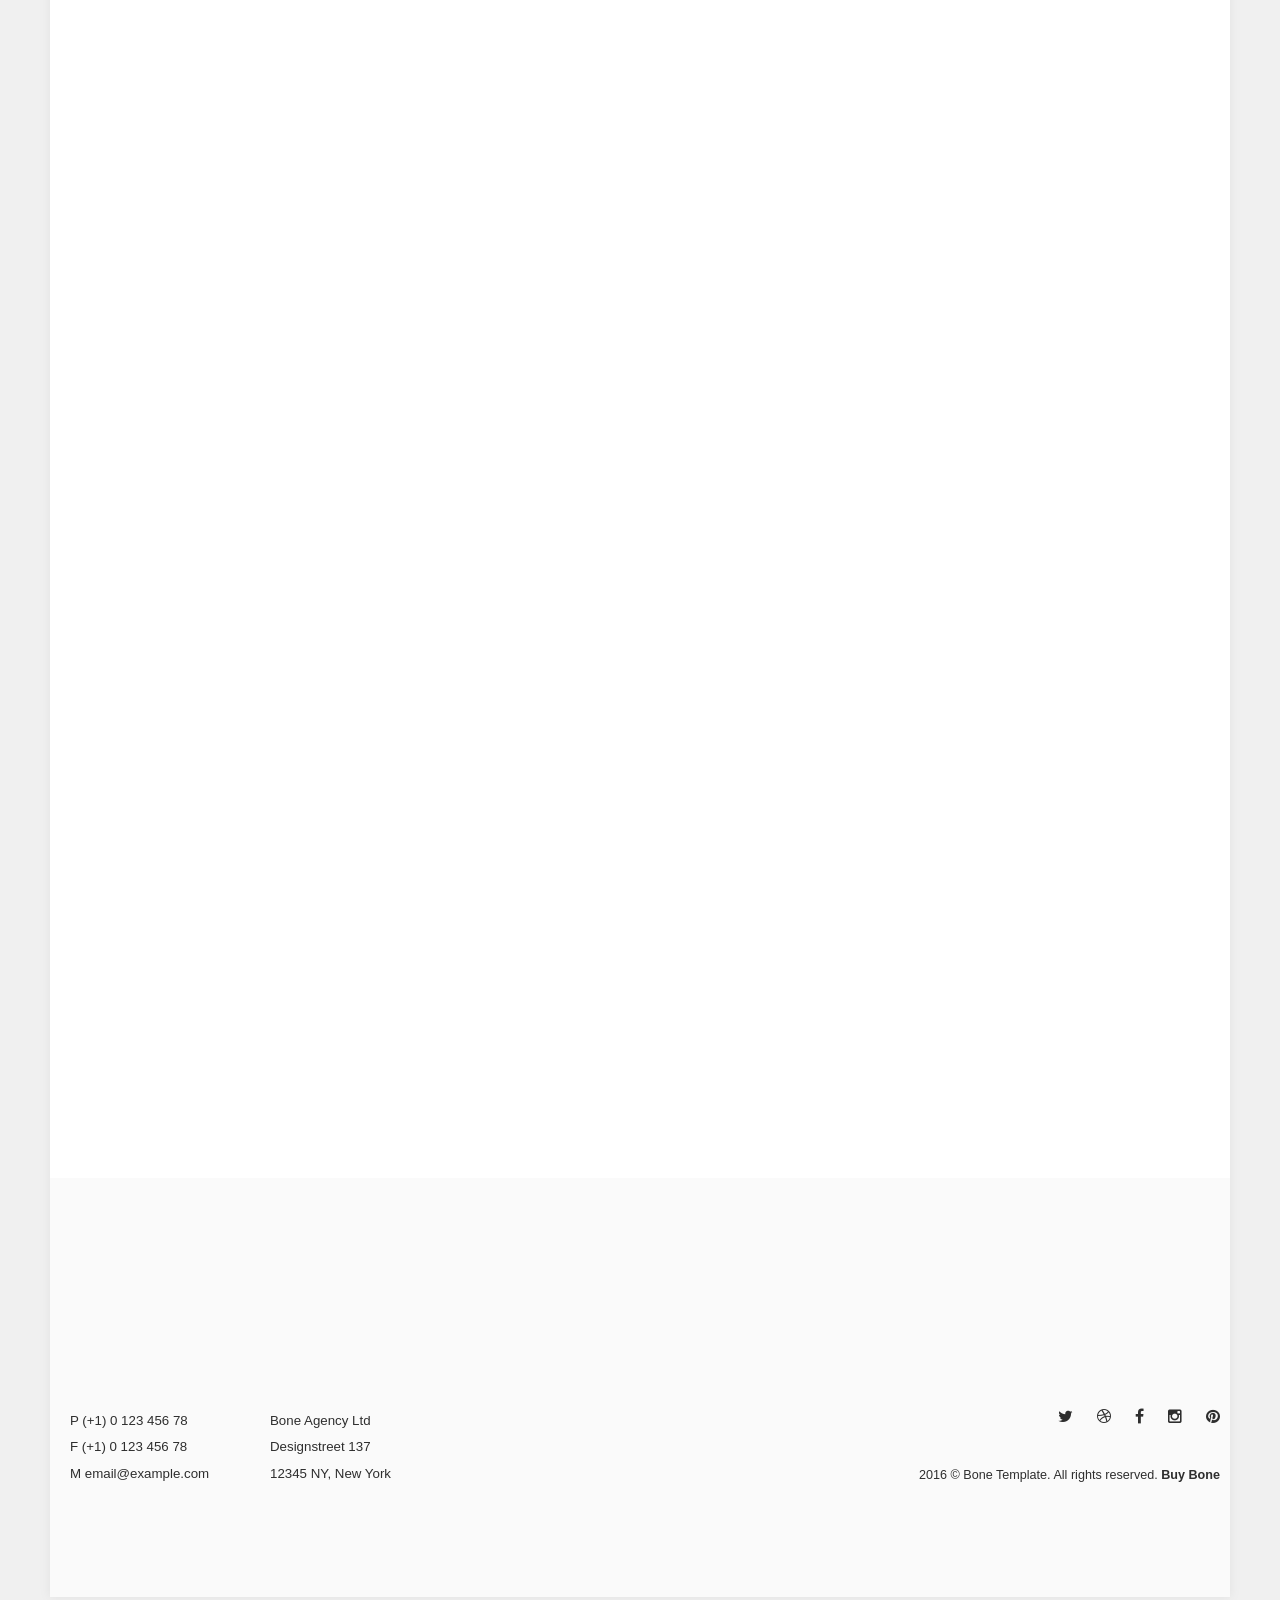
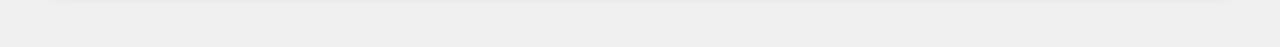
<file: pages/boxed-layout.html>
<!DOCTYPE html>
<html>
  <head>
    <title>Bone - Creative Agency Portfolio Template</title>
    <meta name="viewport" content="width=device-width, initial-scale=1, maximum-scale=1">
    <meta charset="utf-8">
    <link rel="stylesheet" type="text/css" href="../css/core.css">
    <link rel="stylesheet" type="text/css" href="../css/base.css">
    <link rel="stylesheet" type="text/css" href="../css/custom.css">
    <link rel="icon" type="image/png" href="../favicon.png?v=2">
    <script src="../js/assets/jquery.js"></script>
  </head>
  <body class="dark-hero boxed">
    <div class="body-overlay"></div>
    <!-- Menu-->
    <div class="nav-container">
      <ul class="nav">
        <li><a href="#">Portfolio </a>
          <ul class="dropdown">
            <li><a href="../pages/portfolio-3-col.html">3 Columns - Masonry</a></li>
            <li><a href="../pages/portfolio-no-spacing.html">3 Columns - No Spacing</a></li>
            <li><a href="../pages/portfolio-lightbox.html">Lightbox Portfolio</a></li>
            <li><a href="../pages/portfolio-single.html">Single Item #1</a></li>
            <li><a href="../pages/portfolio-single-2.html">Single Item #2</a></li>
          </ul>
        </li>
        <li><a href="#">Pages </a>
          <ul class="dropdown">
            <li><a href="../index.html">Home</a></li>
            <li><a href="../pages/about-us.html">About Us</a></li>
            <li><a href="../pages/about-me.html">About Me</a></li>
            <li><a href="../pages/services.html">Services</a></li>
            <li><a href="../pages/error-404.html">Error 404</a></li>
            <li><a href="../pages/contact.html">Contact</a></li>
          </ul>
        </li>
        <li><a href="#">Blog </a>
          <ul class="dropdown">
            <li><a href="../pages/blog.html">Blog - Classic</a></li>
            <li><a href="../pages/blog-images.html">Blog - Thumbs</a></li>
            <li><a href="../pages/blog-post.html">Post - Classic</a></li>
            <li><a href="../pages/blog-post-image.html">Post - Hero</a></li>
          </ul>
        </li>
        <li><a href="#">Features </a>
          <ul class="dropdown">
            <li><a href="../pages/hero-fs.html">Fullscreen Hero</a></li>
            <li><a href="../pages/hero-dark.html">Dark Hero</a></li>
            <li><a href="../pages/boxed-layout.html">Boxed Layout</a></li>
            <li><a href="../pages/tera-slider.html">Tera Slider <span class="label">3.1</span></a></li>
            <li><a href="../pages/tera-carousel.html">Carousel</a></li>
            <li><a href="../pages/elements.html">Elements</a></li>
            <li><a href="../pages/menu-classic.html">Classic Menu</a></li>
            <li><a href="../pages/one-page.html">One-page Website</a></li>
          </ul>
        </li>
        <li><a href="#">Shop </a>
          <ul class="dropdown">
            <li><a href="../pages/shop.html">Shop overview</a></li>
            <li><a href="../pages/product.html">Product page</a></li>
            <li><a href="../pages/cart.html">Cart</a></li>
          </ul>
        </li>
        <li><a href="http://themeforest.net/item/bone-responsive-agency-portfolio-html-template/15299321">Buy Bone  </a></li>
      </ul>
      <div class="copyright">2016 &copy; Bone Template. All rights reserved.</div>
      <div class="exit"></div>
      <ul class="social">
        <li><a href="#" class="fa fa-twitter"></a></li>
        <li><a href="#" class="fa fa-dribbble"></a></li>
        <li><a href="#" class="fa fa-facebook"></a></li>
        <li><a href="#" class="fa fa-instagram"></a></li>
        <li><a href="#" class="fa fa-pinterest"></a></li>
      </ul>
    </div>
    <!-- Wrapper-->
    <div id="wrapper" class="container-fluid smooth-transition">
      <!-- Header-->
      <header>
        <div class="container">
          <!-- Branding--><a href="../index.html" class="brand"> <img alt="" src="../images/logo-black.svg" class="dark-brand"><img alt="" src="../images/logo-white.svg" class="light-brand"></a>
          <!-- Menu-->
          <div class="menu"></div>
        </div>
      </header>
      <section class="hero dark vcenter">
        <!-- Background-->
        <div style="background-image: url(../images/08.jpg);" class="bg faded-subtle parallax"></div>
        <div class="container text-center">
          <!-- Content-->
          <div class="content">
            <h1 class="lg">Boxed.</h1>
          </div>
        </div>
      </section>
      <section>
        <div class="container content">
          <div class="row"> 
            <div class="col-md-12"><img alt="" src="../images/office/04.jpg" class="item"><img alt="" src="../images/office/03.jpg" class="item"></div>
          </div>
        </div>
        <div class="container content">
          <div class="row">
            <div class="col-md-6 col-md-offset-3">
              <blockquote class="item">Quitters don't win. Winners don't quit.</blockquote>
            </div>
          </div>
        </div>
        <div class="container content">
          <div class="row"> 
            <div class="col-md-4"><img alt="" src="../images/05.jpg" class="item"></div>
            <div class="col-md-4"><img alt="" src="../images/06.jpg" class="item"></div>
            <div class="col-md-4"><img alt="" src="../images/07.jpg" class="item"></div>
          </div>
        </div>
      </section>
      <!-- Footer-->
      <footer>
        <div class="container content">
          <div class="row">
            <!-- Contact info-->
            <div class="col-md-2"> 
              <p>P (+1) 0 123 456 78<br>F (+1) 0 123 456 78<br>M email@example.com</p>
            </div>
            <div class="col-md-2"> 
              <p>Bone Agency Ltd<br>Designstreet 137<br>12345 NY, New York</p>
            </div>
            <div class="col-md-8 text-right">
              <!-- Social links-->
              <ul class="social">
                <li><a href="#" class="fa fa-twitter"></a></li>
                <li><a href="#" class="fa fa-dribbble"></a></li>
                <li><a href="#" class="fa fa-facebook"></a></li>
                <li><a href="#" class="fa fa-instagram"></a></li>
                <li><a href="#" class="fa fa-pinterest"></a></li>
              </ul>
              <!-- Copyright message-->
              <div class="copyright">2016 &copy; Bone Template. All rights reserved. <a href="http://themeforest.net/item/bone-responsive-agency-portfolio-html-template/15299321">Buy Bone</a></div>
            </div>
          </div>
        </div>
      </footer>
    </div>
    <script src="../js/assets/bootstrap.js"></script>
    <script src="../js/assets/imagesloaded.pkgd.min.js"></script>
    <script src="../js/assets/validation.js"></script>
    <script src="../js/assets/masonry.pkgd.min.js"></script>
    <script src="../modules/tera-slider/tera-slider.js"></script>
    <script src="../modules/tera-lightbox/tera-lightbox.js"></script>
    <script src="../js/assets/animsition.js"></script>
    <script src="../js/functions.js"></script>
  </body>
</html>
</file>
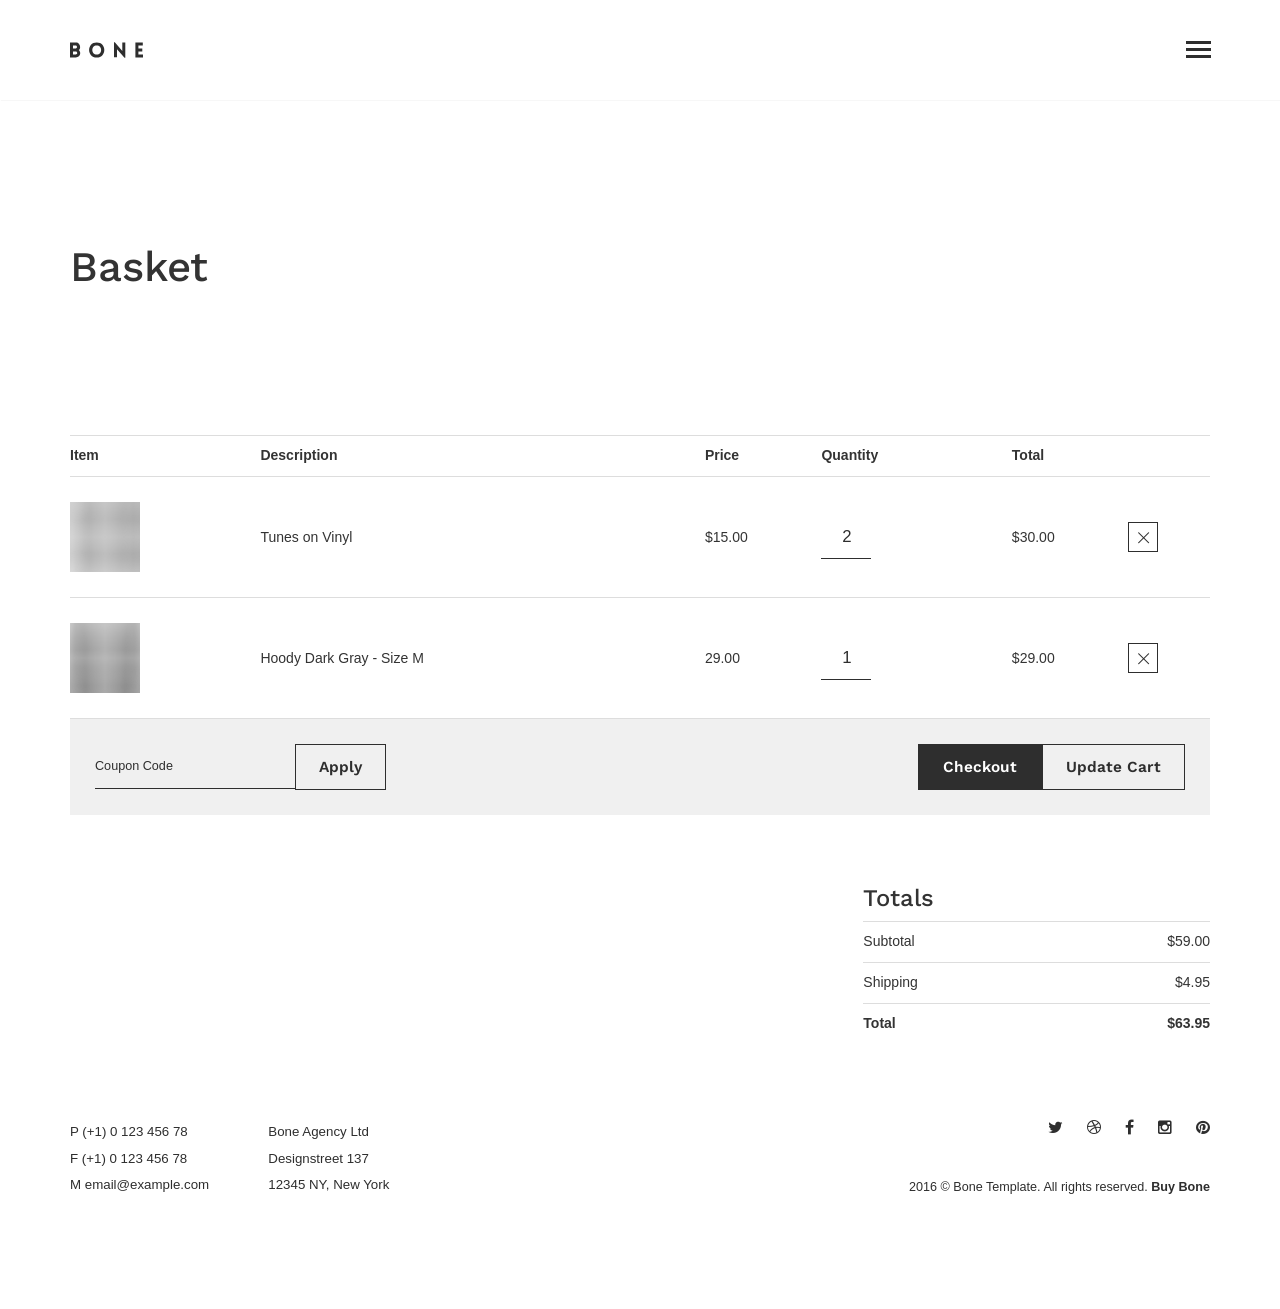
<file: pages/cart.html>
<!DOCTYPE html>
<html>
  <head>
    <title>Bone - Creative Agency Portfolio Template</title>
    <meta name="viewport" content="width=device-width, initial-scale=1, maximum-scale=1">
    <meta charset="utf-8">
    <link rel="stylesheet" type="text/css" href="../css/core.css">
    <link rel="stylesheet" type="text/css" href="../css/base.css">
    <link rel="stylesheet" type="text/css" href="../css/custom.css">
    <link rel="icon" type="image/png" href="../favicon.png?v=2">
    <script src="../js/assets/jquery.js"></script>
  </head>
  <body>
    <div class="body-overlay"></div>
    <!-- Menu-->
    <div class="nav-container">
      <ul class="nav">
        <li><a href="#">Portfolio </a>
          <ul class="dropdown">
            <li><a href="../pages/portfolio-3-col.html">3 Columns - Masonry</a></li>
            <li><a href="../pages/portfolio-no-spacing.html">3 Columns - No Spacing</a></li>
            <li><a href="../pages/portfolio-lightbox.html">Lightbox Portfolio</a></li>
            <li><a href="../pages/portfolio-single.html">Single Item #1</a></li>
            <li><a href="../pages/portfolio-single-2.html">Single Item #2</a></li>
          </ul>
        </li>
        <li><a href="#">Pages </a>
          <ul class="dropdown">
            <li><a href="../index.html">Home</a></li>
            <li><a href="../pages/about-us.html">About Us</a></li>
            <li><a href="../pages/about-me.html">About Me</a></li>
            <li><a href="../pages/services.html">Services</a></li>
            <li><a href="../pages/error-404.html">Error 404</a></li>
            <li><a href="../pages/contact.html">Contact</a></li>
          </ul>
        </li>
        <li><a href="#">Blog </a>
          <ul class="dropdown">
            <li><a href="../pages/blog.html">Blog - Classic</a></li>
            <li><a href="../pages/blog-images.html">Blog - Thumbs</a></li>
            <li><a href="../pages/blog-post.html">Post - Classic</a></li>
            <li><a href="../pages/blog-post-image.html">Post - Hero</a></li>
          </ul>
        </li>
        <li><a href="#">Features </a>
          <ul class="dropdown">
            <li><a href="../pages/hero-fs.html">Fullscreen Hero</a></li>
            <li><a href="../pages/hero-dark.html">Dark Hero</a></li>
            <li><a href="../pages/boxed-layout.html">Boxed Layout</a></li>
            <li><a href="../pages/tera-slider.html">Tera Slider <span class="label">3.1</span></a></li>
            <li><a href="../pages/tera-carousel.html">Carousel</a></li>
            <li><a href="../pages/elements.html">Elements</a></li>
            <li><a href="../pages/menu-classic.html">Classic Menu</a></li>
            <li><a href="../pages/one-page.html">One-page Website</a></li>
          </ul>
        </li>
        <li><a href="#">Shop </a>
          <ul class="dropdown">
            <li><a href="../pages/shop.html">Shop overview</a></li>
            <li><a href="../pages/product.html">Product page</a></li>
            <li><a href="../pages/cart.html">Cart</a></li>
          </ul>
        </li>
        <li><a href="http://themeforest.net/item/bone-responsive-agency-portfolio-html-template/15299321">Buy Bone  </a></li>
      </ul>
      <div class="copyright">2016 &copy; Bone Template. All rights reserved.</div>
      <div class="exit"></div>
      <ul class="social">
        <li><a href="#" class="fa fa-twitter"></a></li>
        <li><a href="#" class="fa fa-dribbble"></a></li>
        <li><a href="#" class="fa fa-facebook"></a></li>
        <li><a href="#" class="fa fa-instagram"></a></li>
        <li><a href="#" class="fa fa-pinterest"></a></li>
      </ul>
    </div>
    <!-- Wrapper-->
    <div id="wrapper" class="container-fluid smooth-transition">
      <!-- Header-->
      <header>
        <div class="container">
          <!-- Branding--><a href="../index.html" class="brand"> <img alt="" src="../images/logo-black.svg" class="dark-brand"><img alt="" src="../images/logo-white.svg" class="light-brand"></a>
          <!-- Menu-->
          <div class="menu"></div>
        </div>
      </header>
      <section class="hero xs vbottom">
        <div class="container">
          <h1>Basket</h1>
        </div>
      </section>
      <section class="content">
        <div class="container">
          <table class="table">
            <tr>
              <th>Item</th>
              <th class="description">Description</th>
              <th>Price</th>
              <th>Quantity</th>
              <th class="total-price">Total</th>
              <th> </th>
            </tr>
            <tr class="cart-item">
              <td><img alt="" src="../images/shop/08.jpg" class="thumb"></td>
              <td class="description">Tunes on Vinyl</td>
              <td class="price">$15.00</td>
              <td> 
                <form>
                  <input type="number" value="2" min="1" class="quantity">
                </form>
              </td>
              <td class="total-price">$30.00</td>
              <td><a href="#" class="btn btn-hollow remove-from-cart ion-ios-close-empty"></a></td>
            </tr>
            <tr class="cart-item">
              <td><img alt="" src="../images/shop/05.jpg" class="thumb"></td>
              <td class="description">Hoody Dark Gray - Size M</td>
              <td class="price">29.00</td>
              <td> 
                <form>
                  <input type="number" value="1" min="1" class="quantity">
                </form>
              </td>
              <td class="total-price">$29.00</td>
              <td><a href="#" class="btn btn-hollow remove-from-cart ion-ios-close-empty"></a></td>
            </tr>
          </table>
          <table class="table checkout">
            <tr>
              <td class="coupon">
                <input type="text" placeholder="Coupon Code" class="form-control coupon-code"><a href="#" class="btn btn-hollow apply-coupon">Apply</a>
              </td>
              <td class="checkout-update"><a href="#" class="btn btn-hollow pull-right">Update Cart</a><a href="#" class="btn btn-default pull-right">Checkout</a></td>
            </tr>
          </table>
        </div>
        <div class="container">
          <div class="row">
            <div class="col-md-4 col-md-offset-8">
              <h3>Totals</h3>
              <table class="table">
                <tr>
                  <td>Subtotal</td>
                  <td class="text-right">$59.00</td>
                </tr>
                <tr>
                  <td>Shipping</td>
                  <td class="text-right">$4.95</td>
                </tr>
                <tr>
                  <td> <strong>Total</strong></td>
                  <td class="text-right"> <strong>$63.95</strong></td>
                </tr>
              </table>
            </div>
          </div>
        </div>
      </section>
      <!-- Footer-->
      <footer class="white">
        <div class="container">
          <div class="row">
            <!-- Contact info-->
            <div class="col-md-2"> 
              <p>P (+1) 0 123 456 78<br>F (+1) 0 123 456 78<br>M email@example.com</p>
            </div>
            <div class="col-md-2"> 
              <p>Bone Agency Ltd<br>Designstreet 137<br>12345 NY, New York</p>
            </div>
            <div class="col-md-8 text-right">
              <!-- Social links-->
              <ul class="social">
                <li><a href="#" class="fa fa-twitter"></a></li>
                <li><a href="#" class="fa fa-dribbble"></a></li>
                <li><a href="#" class="fa fa-facebook"></a></li>
                <li><a href="#" class="fa fa-instagram"></a></li>
                <li><a href="#" class="fa fa-pinterest"></a></li>
              </ul>
              <!-- Copyright message-->
              <div class="copyright">2016 &copy; Bone Template. All rights reserved. <a href="http://themeforest.net/item/bone-responsive-agency-portfolio-html-template/15299321">Buy Bone</a></div>
            </div>
          </div>
        </div>
      </footer>
    </div>
    <script src="../js/assets/bootstrap.js"></script>
    <script src="../js/assets/imagesloaded.pkgd.min.js"></script>
    <script src="../js/assets/validation.js"></script>
    <script src="../js/assets/masonry.pkgd.min.js"></script>
    <script src="../modules/tera-slider/tera-slider.js"></script>
    <script src="../modules/tera-lightbox/tera-lightbox.js"></script>
    <script src="../js/assets/animsition.js"></script>
    <script src="../js/functions.js"></script>
  </body>
</html>
</file>
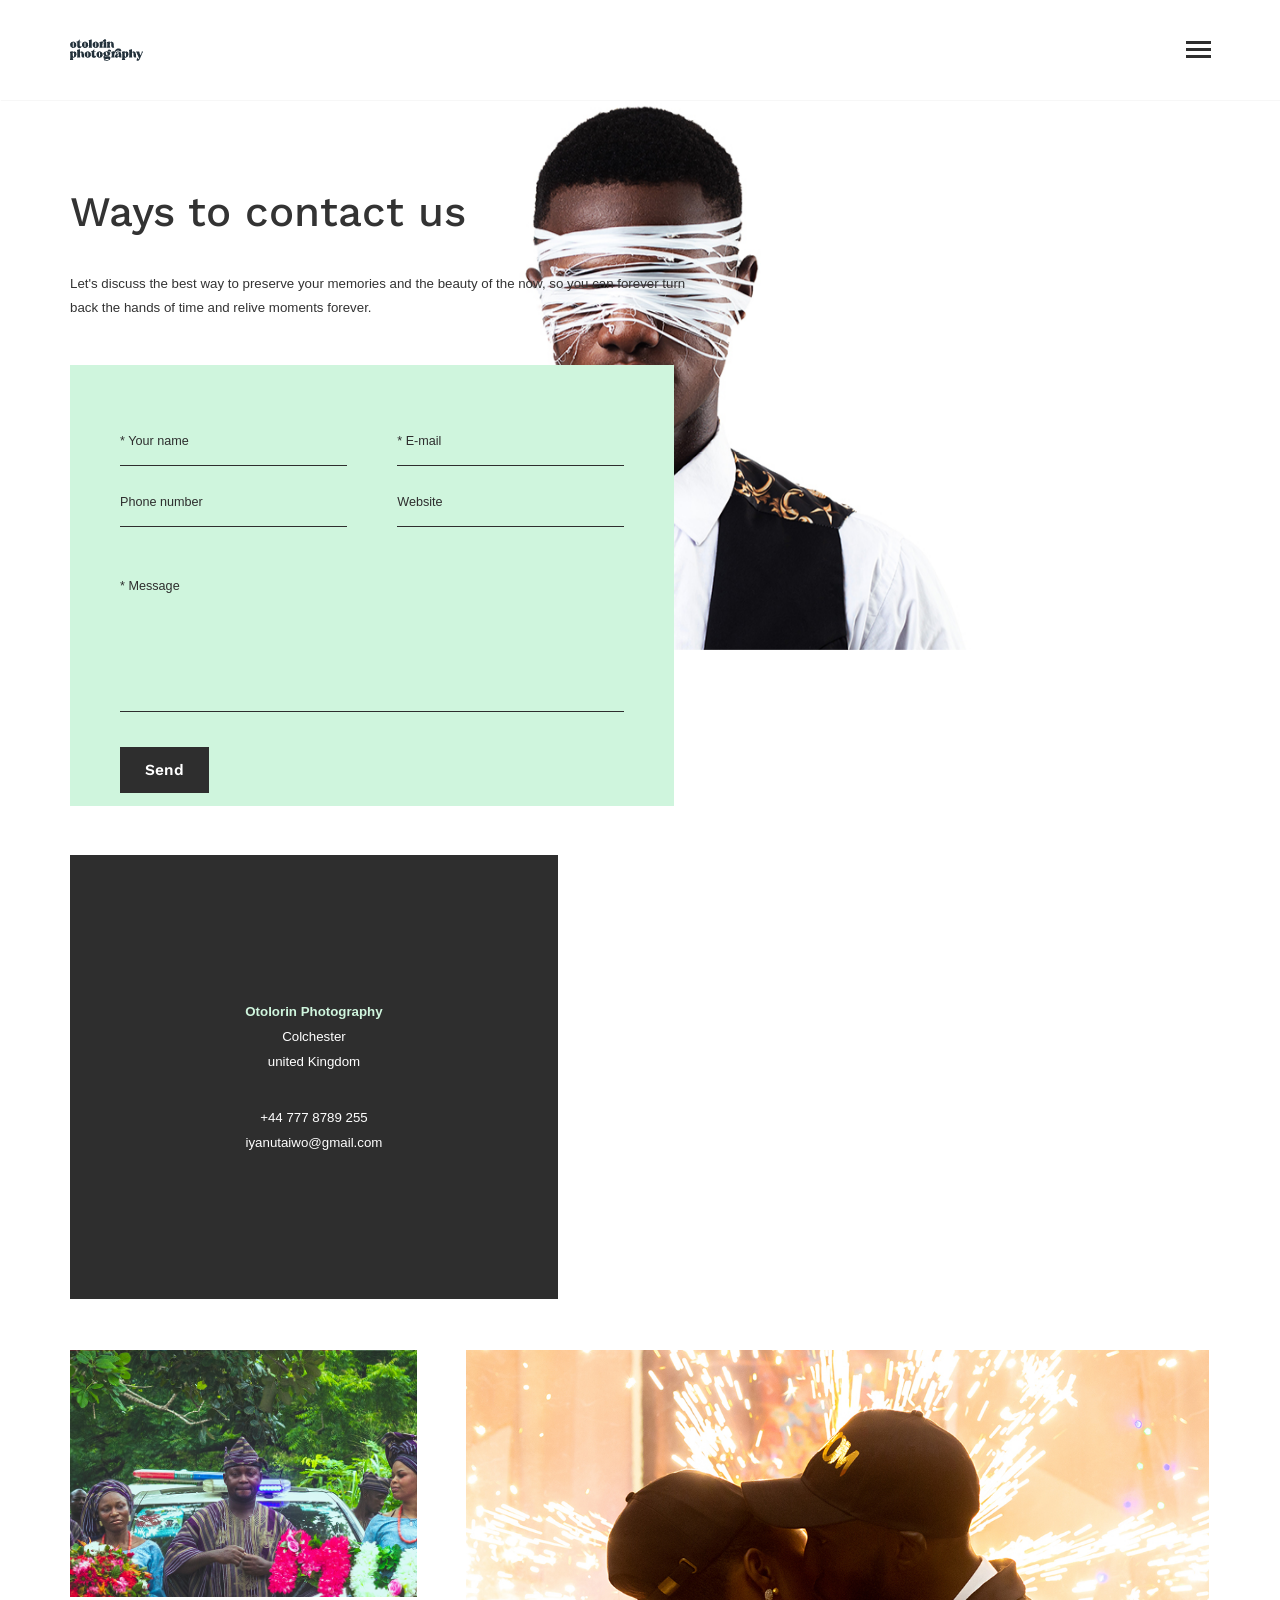
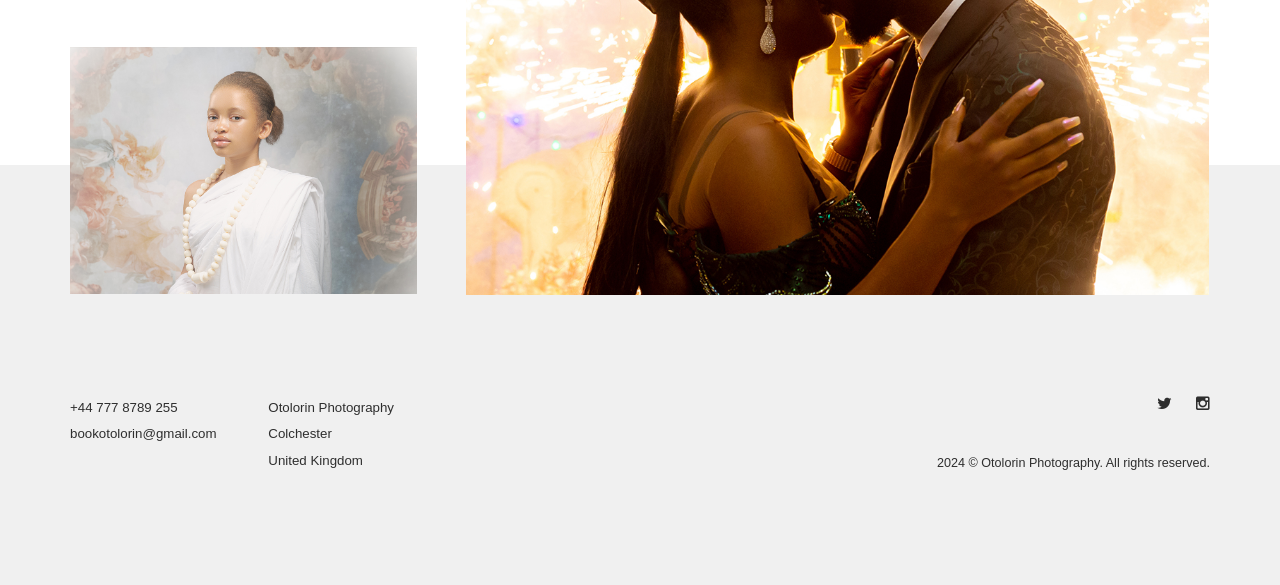
<file: pages/contact.html>
<!DOCTYPE html>
<html>
  <head>
    <title>Otolorin - Contact Us</title>
    <meta name="viewport" content="width=device-width, initial-scale=1, maximum-scale=1">
    <meta charset="utf-8">
    <link rel="stylesheet" type="text/css" href="../css/core.css">
    <link rel="stylesheet" type="text/css" href="../css/base.css">
    <link rel="stylesheet" type="text/css" href="../css/custom.css">
    <link rel="icon" type="image/png" href="../favicon.png?v=2">
    <script src="../js/assets/jquery.js"></script>
  </head>
  <body>
    <div class="body-overlay"></div>
    <!-- Menu-->
    <div class="nav-container">
      <ul class="nav">
        <li><a href="/index.html">Home</a>
        </li>
        <li><a href="portfolio-3-col.html">Portfolio</a>
          <!-- <ul class="dropdown">
            <li><a href="pages/portfolio-3-col.html">3 Columns - Masonry</a></li>
            <li><a href="pages/portfolio-no-spacing.html">3 Columns - No Spacing</a></li>
            <li><a href="pages/portfolio-lightbox.html">Lightbox Portfolio</a></li>
            <li><a href="pages/portfolio-single.html">Single Item #1</a></li>
            <li><a href="pages/portfolio-single-2.html">Single Item #2</a></li>
          </ul> -->
        </li>
        <li><a href="contact.html">Contact </a>
          <!-- <ul class="dropdown">
            <li><a href="index.html">Home</a></li>
            <li><a href="pages/about-us.html">About Us</a></li>
            <li><a href="pages/about-me.html">About Me</a></li>
            <li><a href="pages/services.html">Services</a></li>
            <li><a href="pages/error-404.html">Error 404</a></li>
            <li><a href="pages/contact.html">Contact</a></li>
          </ul> -->
        </li>
      </ul> 
      <div class="copyright">2024 &copy; Otolorin photography. All rights reserved.</div>
      <div class="exit"></div>
      <ul class="social">
        <li><a href="https://twitter.com/iyanuomotaiwo" class="fa fa-twitter"></a></li>
        <!-- <li><a href="#" class="fa fa-dribbble"></a></li> -->
        <!-- <li><a href="#" class="fa fa-facebook"></a></li> -->
        <li><a href="https://www.instagram.com/oto_lorin/" class="fa fa-instagram"></a></li>
        <!-- <li><a href="#" class="fa fa-pinterest"></a></li> -->
      </ul>
    </div>
    <!-- Wrapper-->
    <div id="wrapper" class="container-fluid smooth-transition">
      <!-- Header-->
      <header>
        <div class="container">
          <!-- Branding--><a href="../index.html" class="brand"> <img alt="" src="../images/logo-black.png" class="dark-brand"><img alt="" src="../images/logo-white.svg" class="light-brand"></a>
          <!-- Menu-->
          <div class="menu"></div>
        </div>
      </header>
      <!-- Hero-->
      <section class="hero lg behind vbottom">
        <!-- Background-->
        <div style="background-image: url(../images/contact.jpg);" class="bg parallax"></div>
        <div class="container">
          <!-- Content-->
          <div class="content">
            <div class="row">
              <div class="col-md-7">
                <h1>Ways to contact us</h1>
                <p>Let's discuss the best way to preserve your memories and the beauty of the now, so you can forever turn back the hands of time and relive moments forever.</p>
              </div>
            </div>
          </div>
        </div>
      </section>
      <section>
        <div class="container">
          <!-- Portfolio grid-->
          <div class="grid contact-container">
            <div class="grid-sizer"></div>
            <div class="grid-item contact-form">
              <div class="inner">
                <form id="form" action="/php/mail.php" name="form">
                  <div class="row">
                    <div class="col-md-6">
                      <input placeholder="* Your name" name="name" required type="text" class="form-control">
                    </div>
                    <div class="col-md-6">
                      <input placeholder="* E-mail" name="email" required type="email" class="form-control">
                    </div>
                    <div class="col-md-6">
                      <input placeholder="Phone number" name="phone" type="text" class="form-control">
                    </div>
                    <div class="col-md-6">
                      <input placeholder="Website" name="website" type="text" class="form-control">
                    </div>
                    <div class="col-md-12">
                      <textarea placeholder="* Message" name="message" required class="form-control"></textarea>
                      <button id="send" type="submit" class="btn btn-default">Send</button>
                    </div>
                  </div>
                </form>
              </div>
            </div>
            <div class="grid-item contact-details vcenter">
              <div class="inner">
                <p><span class="bold accent">Otolorin Photography</span><br>Colchester<br>united Kingdom</p>
                <p>+44 777 8789 255<br>iyanutaiwo@gmail.com</p>
              </div>
            </div>
          </div>
          <div class="grid">
            <div class="grid-sizer"></div>
            <div class="grid-item">
              <div style="background-image: url(../images/thumbs/10.png)" class="thumb"></div>
            </div>
            <div class="grid-item large">
              <div style="background-image: url(../images/office/01.jpg)" class="thumb"></div>
            </div>
            <div class="grid-item">
              <div style="background-image: url(../images/office/02.jpg)" class="thumb"></div>
            </div>
          </div>
        </div>
      </section>
      <!-- Footer-->
      <footer>
        <div class="container content">
          <div class="row">
            <!-- Contact info-->
            <div class="col-md-2"> 
              <p>+44 777 8789 255<br>bookotolorin@gmail.com</p>
            </div>
            <div class="col-md-2"> 
              <p>Otolorin Photography<br>Colchester<br>United Kingdom</p>
            </div>
            <div class="col-md-8 text-right">
              <!-- Social links-->
              <ul class="social">
                <li><a href="https://twitter.com/iyanuomotaiwo" class="fa fa-twitter"></a></li>
                <!-- <li><a href="#" class="fa fa-dribbble"></a></li> -->
                <!-- <li><a href="#" class="fa fa-facebook"></a></li> -->
                <li><a href="https://www.instagram.com/oto_lorin/" class="fa fa-instagram"></a></li>
                <!-- <li><a href="#" class="fa fa-pinterest"></a></li> -->
              </ul>
              <!-- Copyright message-->
              <div class="copyright">2024 &copy; Otolorin Photography. All rights reserved.</div> </div>
           </div>
          </div>
        </div>
      </footer>
    </div>
    <script src="../js/assets/bootstrap.js"></script>
    <script src="../js/assets/imagesloaded.pkgd.min.js"></script>
    <script src="../js/assets/validation.js"></script>
    <script src="../js/assets/masonry.pkgd.min.js"></script>
    <script src="../modules/tera-slider/tera-slider.js"></script>
    <script src="../modules/tera-lightbox/tera-lightbox.js"></script>
    <script src="../js/assets/animsition.js"></script>
    <script src="../js/functions.js"></script>
  </body>
</html>
</file>
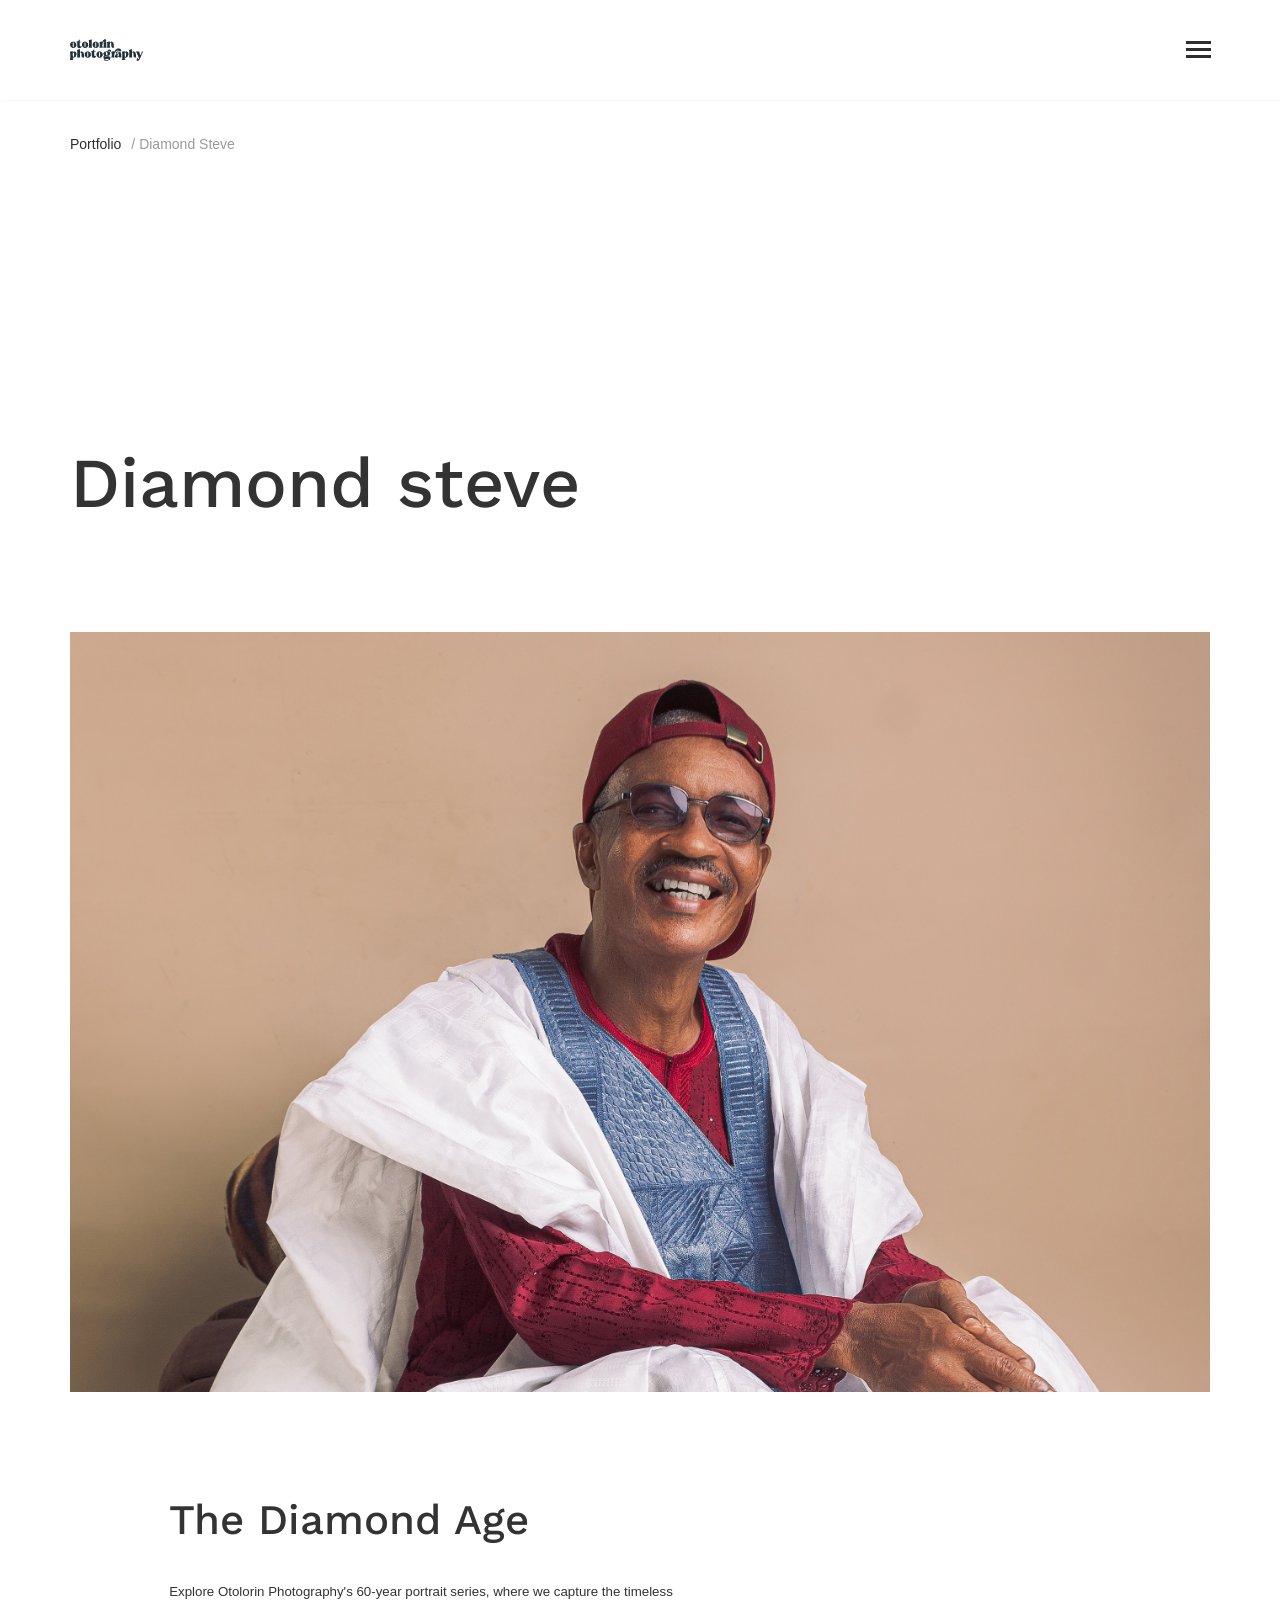
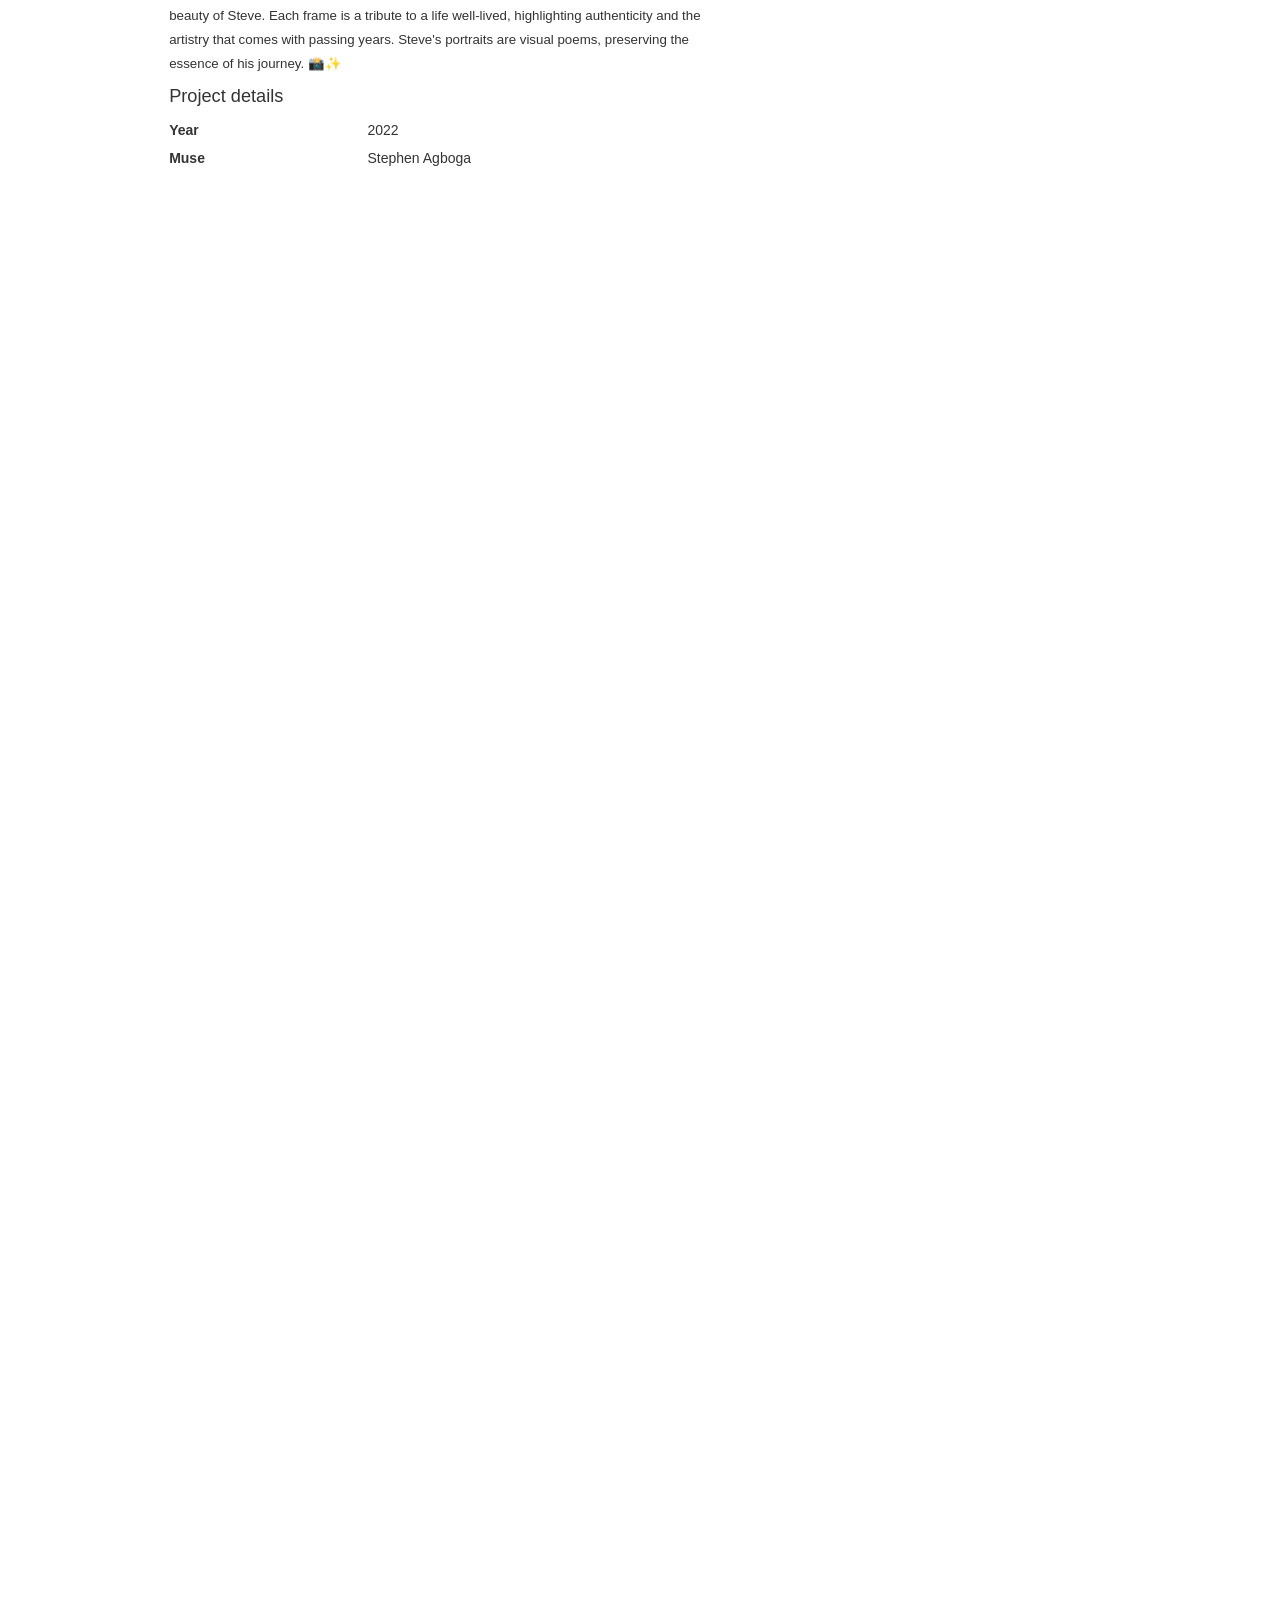
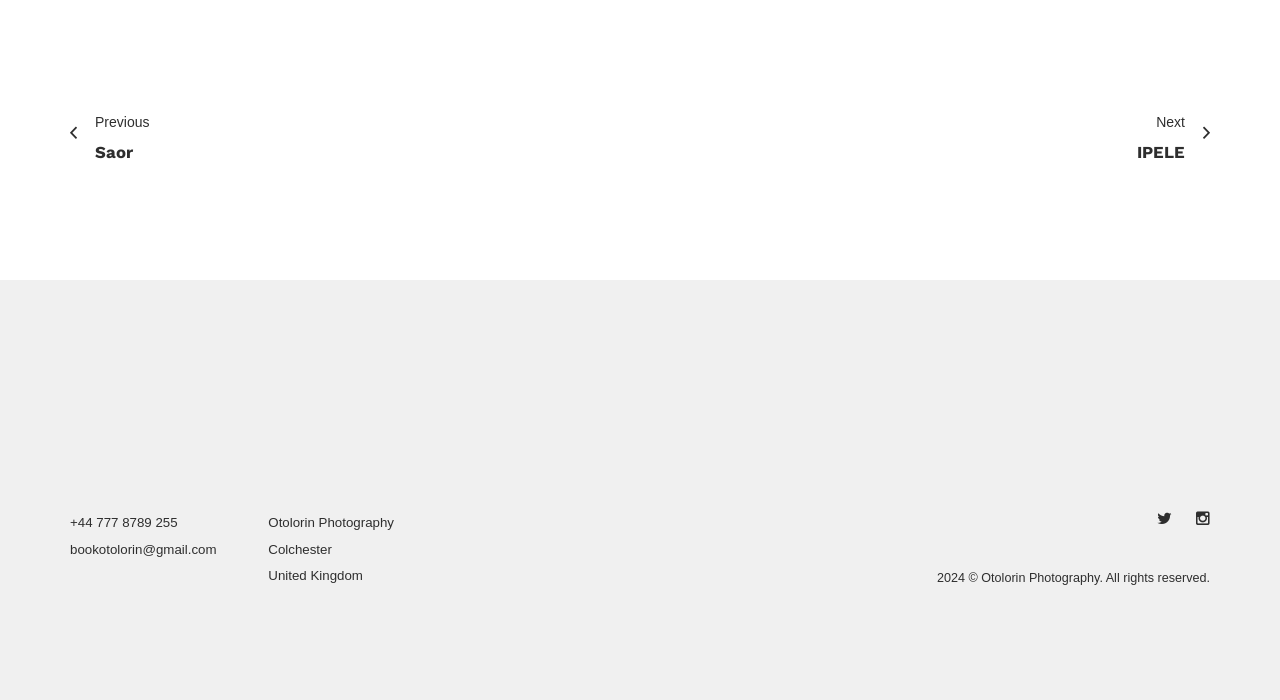
<file: pages/diamondsteve.html>
<!DOCTYPE html>
<html>
  <head>
    <title>Otolorin - Diamond Steve</title>
    <meta name="viewport" content="width=device-width, initial-scale=1, maximum-scale=1">
    <meta charset="utf-8">
    <link rel="stylesheet" type="text/css" href="../css/core.css">
    <link rel="stylesheet" type="text/css" href="../css/base.css">
    <link rel="stylesheet" type="text/css" href="../css/custom.css">
    <link rel="icon" type="image/png" href="../favicon.png?v=2">
    <script src="../js/assets/jquery.js"></script>
  </head>
  <body>
    <div class="body-overlay"></div>
    <!-- Menu-->
    <div class="nav-container">
        <ul class="nav">
          <li><a href="/index.html">Home</a>
          </li>
          <li><a href="portfolio-3-col.html">Portfolio</a>
            <!-- <ul class="dropdown">
              <li><a href="pages/portfolio-3-col.html">3 Columns - Masonry</a></li>
              <li><a href="pages/portfolio-no-spacing.html">3 Columns - No Spacing</a></li>
              <li><a href="pages/portfolio-lightbox.html">Lightbox Portfolio</a></li>
              <li><a href="pages/portfolio-single.html">Single Item #1</a></li>
              <li><a href="pages/portfolio-single-2.html">Single Item #2</a></li>
            </ul> -->
          </li>
          <li><a href="contact.html">Contact </a>
            <!-- <ul class="dropdown">
              <li><a href="index.html">Home</a></li>
              <li><a href="pages/about-us.html">About Us</a></li>
              <li><a href="pages/about-me.html">About Me</a></li>
              <li><a href="pages/services.html">Services</a></li>
              <li><a href="pages/error-404.html">Error 404</a></li>
              <li><a href="pages/contact.html">Contact</a></li>
            </ul> -->
          </li>
        </ul> 
        <div class="copyright">2024 &copy; Otolorin photography. All rights reserved.</div>
        <div class="exit"></div>
        <ul class="social">
          <li><a href="https://twitter.com/iyanuomotaiwo" class="fa fa-twitter"></a></li>
          <!-- <li><a href="#" class="fa fa-dribbble"></a></li> -->
          <!-- <li><a href="#" class="fa fa-facebook"></a></li> -->
          <li><a href="https://www.instagram.com/oto_lorin/" class="fa fa-instagram"></a></li>
          <!-- <li><a href="#" class="fa fa-pinterest"></a></li> -->
        </ul>
      </div>
    <!-- Wrapper-->
    <div id="wrapper" class="container-fluid smooth-transition">
      <!-- Header-->
      <header>
        <div class="container">
          <!-- Branding--><a href="../index.html" class="brand"> <img alt="" src="../images/logo-black.png" class="dark-brand"><img alt="" src="../images/logo-white.png" class="light-brand"></a>
          <!-- Menu-->
          <div class="menu"></div>
        </div>
      </header>
      <section>
        <div class="container">
          <div class="row">
            <div class="col-md-12">
              <ul class="breadcrumbs">
                <li> <a href="../pages/portfolio-3-col.html">Portfolio</a></li>
                <li>Diamond Steve</li>
              </ul>
            </div>
          </div>
        </div>
      </section>
      <section class="content">
        <div class="container">
          <div class="content">
            <div class="intro">
              <h1 class="lg">Diamond steve</h1>
            </div><a href="../images/Diamond Steve/01-long.jpg" class="lightbox"><img alt="" src="../images/Diamond Steve/01.jpg" class="item"></a>
          </div>
        </div>
        <div class="container intro">
          <!-- Content-->
          <div class="content">
            <div class="row">
              <div class="col-md-6 col-md-offset-1">
                <h1 class="title">The Diamond Age</h1>
                <p>Explore Otolorin Photography's 60-year portrait series, where we capture the timeless beauty of Steve. Each frame is a tribute to a life well-lived, highlighting authenticity and the artistry that comes with passing years. Steve's portraits are visual poems, preserving the essence of his journey. 📸✨</p>
              </div>
              <div class="col-md-3 col-md-offset-1">
                <div class="row">
                  <div class="col-md-12">
                    <h4>Project details</h4>
                  </div>
                </div>
                <div class="row">
                  <div class="col-md-4 strong">Year</div>
                  <div class="col-md-8">2022</div>
                </div>
                <div class="row">
                  <div class="col-md-4 strong">Muse</div>
                  <div class="col-md-8">Stephen Agboga</div>
                </div>
                <!-- <div class="row">
                  <div class="col-md-4 strong">Role</div>
                  <div class="col-md-8">Art Direction</div>
                </div> -->
              </div>
            </div>
          </div>
        </div>
        <div class="container content">
          <div class="row"> 
            <div class="col-md-12"> <a href="../images/Diamond Steve/02-long.jpg" class="lightbox"><img alt="" src="../images/Diamond Steve/02.jpg" class="item"></a>
              <!-- <div class="row">
                <div class="col-md-6 col-md-offset-3 text-center">
                  <p>This is my workspace, id consequat nulla placerat sed. Donec vel ligula tortor. Duis non augue quam. Ut nec felis vestibulum, luctus ex a, semper enim. Curabitur at pretium nunc.</p>
                </div>
              </div> -->
            </div>
          </div>
          <div class="row"> 
            <div class="col-md-4"><a href="../images/Diamond Steve/03-long.jpg" class="lightbox"><img alt="" src="../images/Diamond Steve/03.jpg" class="item"></a></div>
            <div class="col-md-4"><a href="../images/Diamond Steve/04-long.jpg" class="lightbox"><img alt="" src="../images/Diamond Steve/04.jpg" class="item"></a></div>
            <div class="col-md-4"><a href="../images/Diamond Steve/05-long.jpg" class="lightbox"><img alt="" src="../images/Diamond Steve/05.jpg" class="item"></a></div>
          </div>
        </div>
        <div class="container content">
          <div class="row">
            <div class="col-md-6 col-md-offset-3">
              <blockquote class="item">Diamond but Golden</blockquote>
            </div>
          </div>
        </div>
      </section>
      <section class="on-foot">
        <div class="container">
          <div class="row">
            <div class="col-md-6"><a href="../pages/saor.html" class="previous-post">
                <div class="arrow">
                  <div class="ion-chevron-left"></div>
                </div>
                <div class="content">
                  <div class="title">Previous</div>
                  <div class="post-title">Saor</div>
                </div></a></div>
            <div class="col-md-6"><a href="../pages/ipele.html" class="next-post">
                <div class="content">
                  <div class="title">Next</div>
                  <div class="post-title">IPELE</div>
                </div>
                <div class="arrow">
                  <div class="ion-chevron-right"></div>
                </div></a></div>
          </div>
        </div>
      </section>
      <!-- Footer-->
      <footer>
        <div class="container content">
          <div class="row">
            <!-- Contact info-->
            <div class="col-md-2"> 
                <p>+44 777 8789 255<br>bookotolorin@gmail.com</p>
              </div>
              <div class="col-md-2"> 
                <p>Otolorin Photography<br>Colchester<br>United Kingdom</p>
              </div>
              <div class="col-md-8 text-right">
                <!-- Social links-->
                <ul class="social">
                  <li><a href="https://twitter.com/iyanuomotaiwo" class="fa fa-twitter"></a></li>
                  <!-- <li><a href="#" class="fa fa-dribbble"></a></li> -->
                  <!-- <li><a href="#" class="fa fa-facebook"></a></li> -->
                  <li><a href="https://www.instagram.com/oto_lorin/" class="fa fa-instagram"></a></li>
                  <!-- <li><a href="#" class="fa fa-pinterest"></a></li> -->
                </ul>
                <!-- Copyright message-->
                <div class="copyright">2024 &copy; Otolorin Photography. All rights reserved.</div> </div>
            </div>
          </div>
        </div>
      </footer>
    </div>
    <script src="../js/assets/bootstrap.js"></script>
    <script src="../js/assets/imagesloaded.pkgd.min.js"></script>
    <script src="../js/assets/validation.js"></script>
    <script src="../js/assets/masonry.pkgd.min.js"></script>
    <script src="../modules/tera-slider/tera-slider.js"></script>
    <script src="../modules/tera-lightbox/tera-lightbox.js"></script>
    <script src="../js/assets/animsition.js"></script>
    <script src="../js/functions.js"></script>
  </body>
</html>
</file>
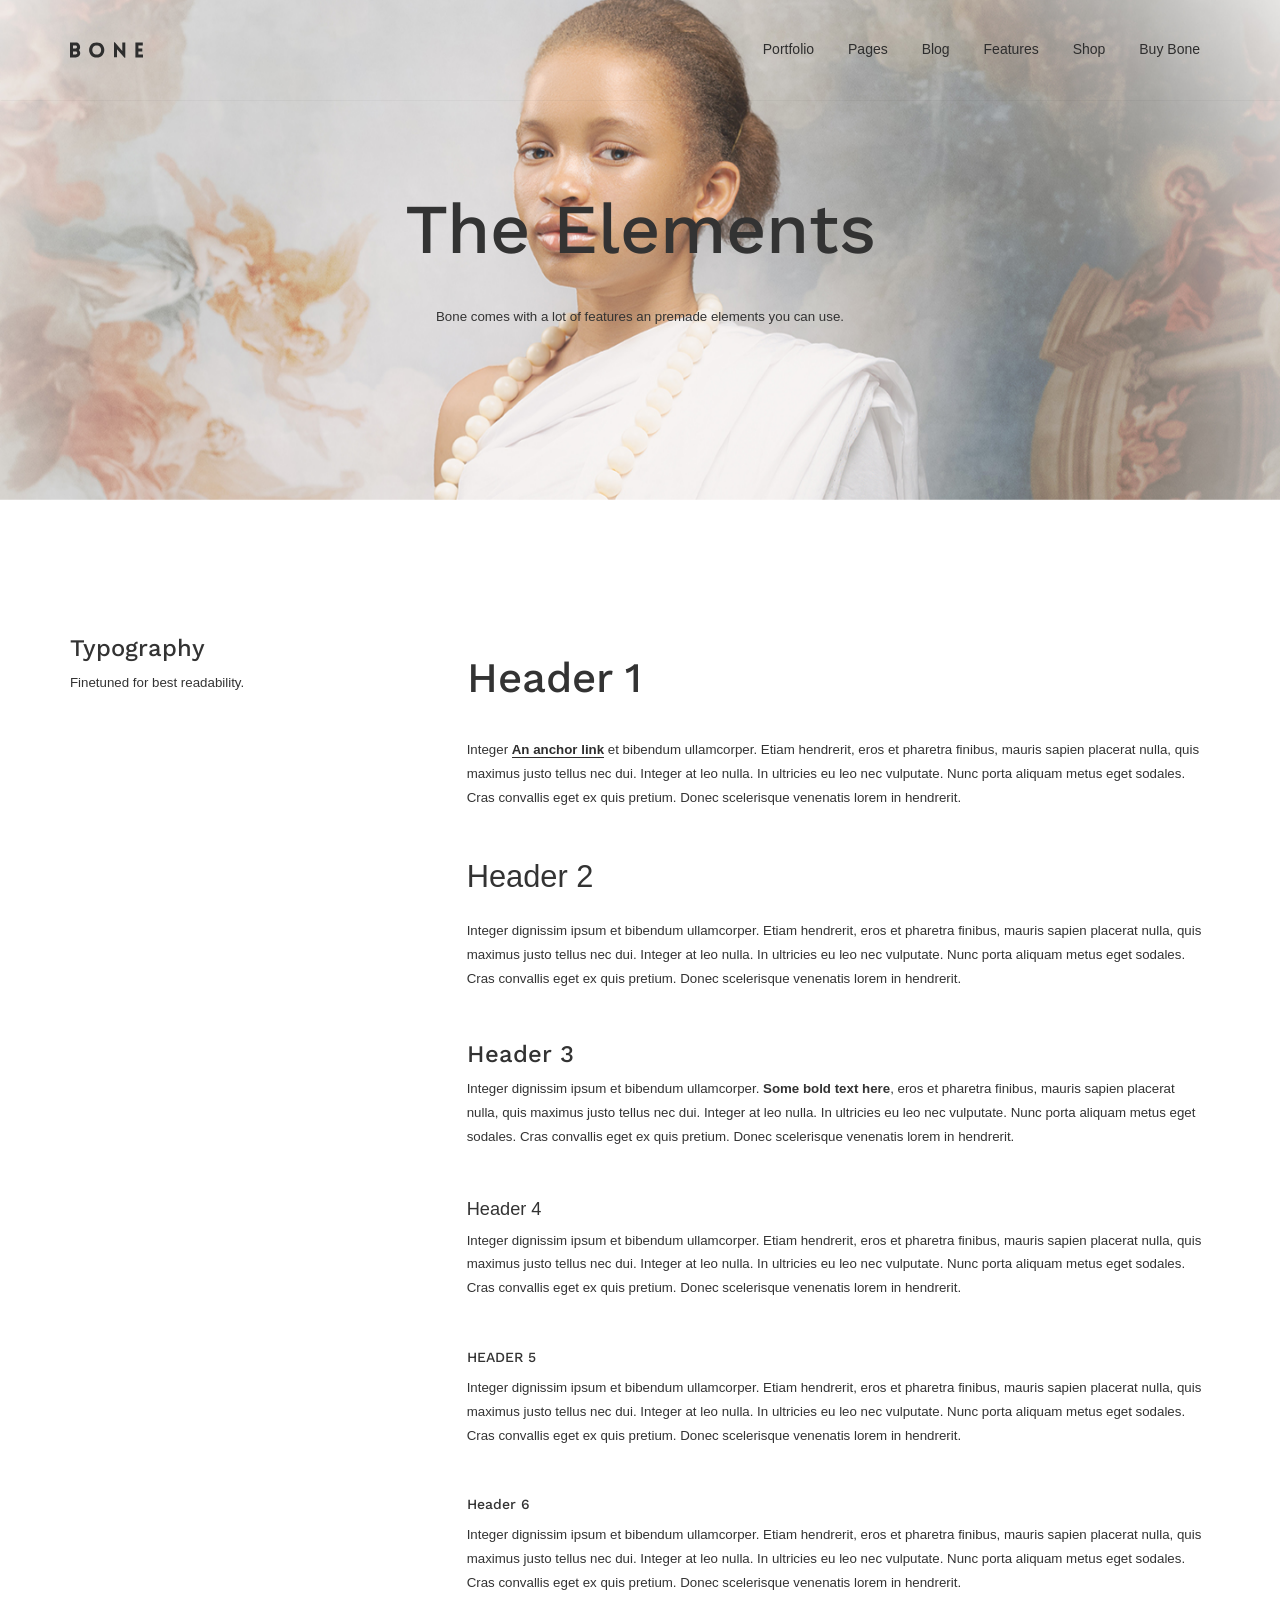
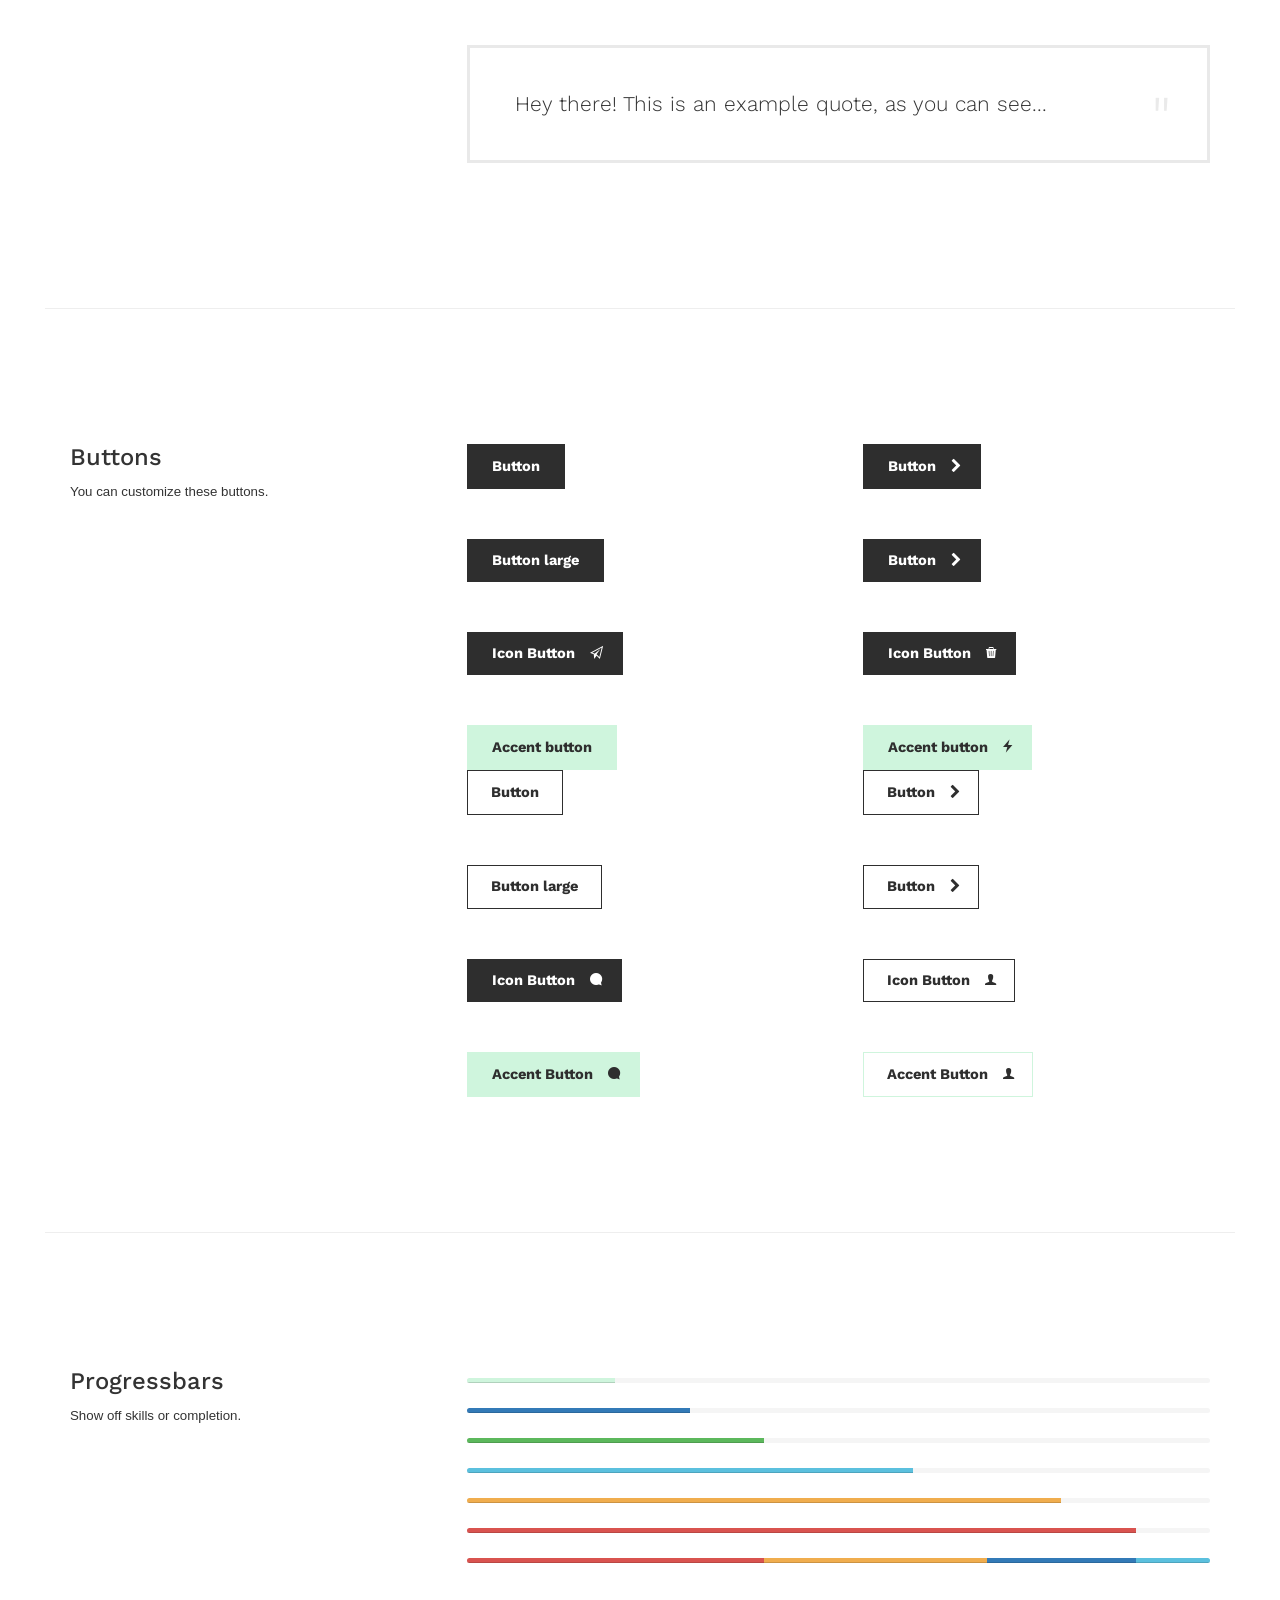
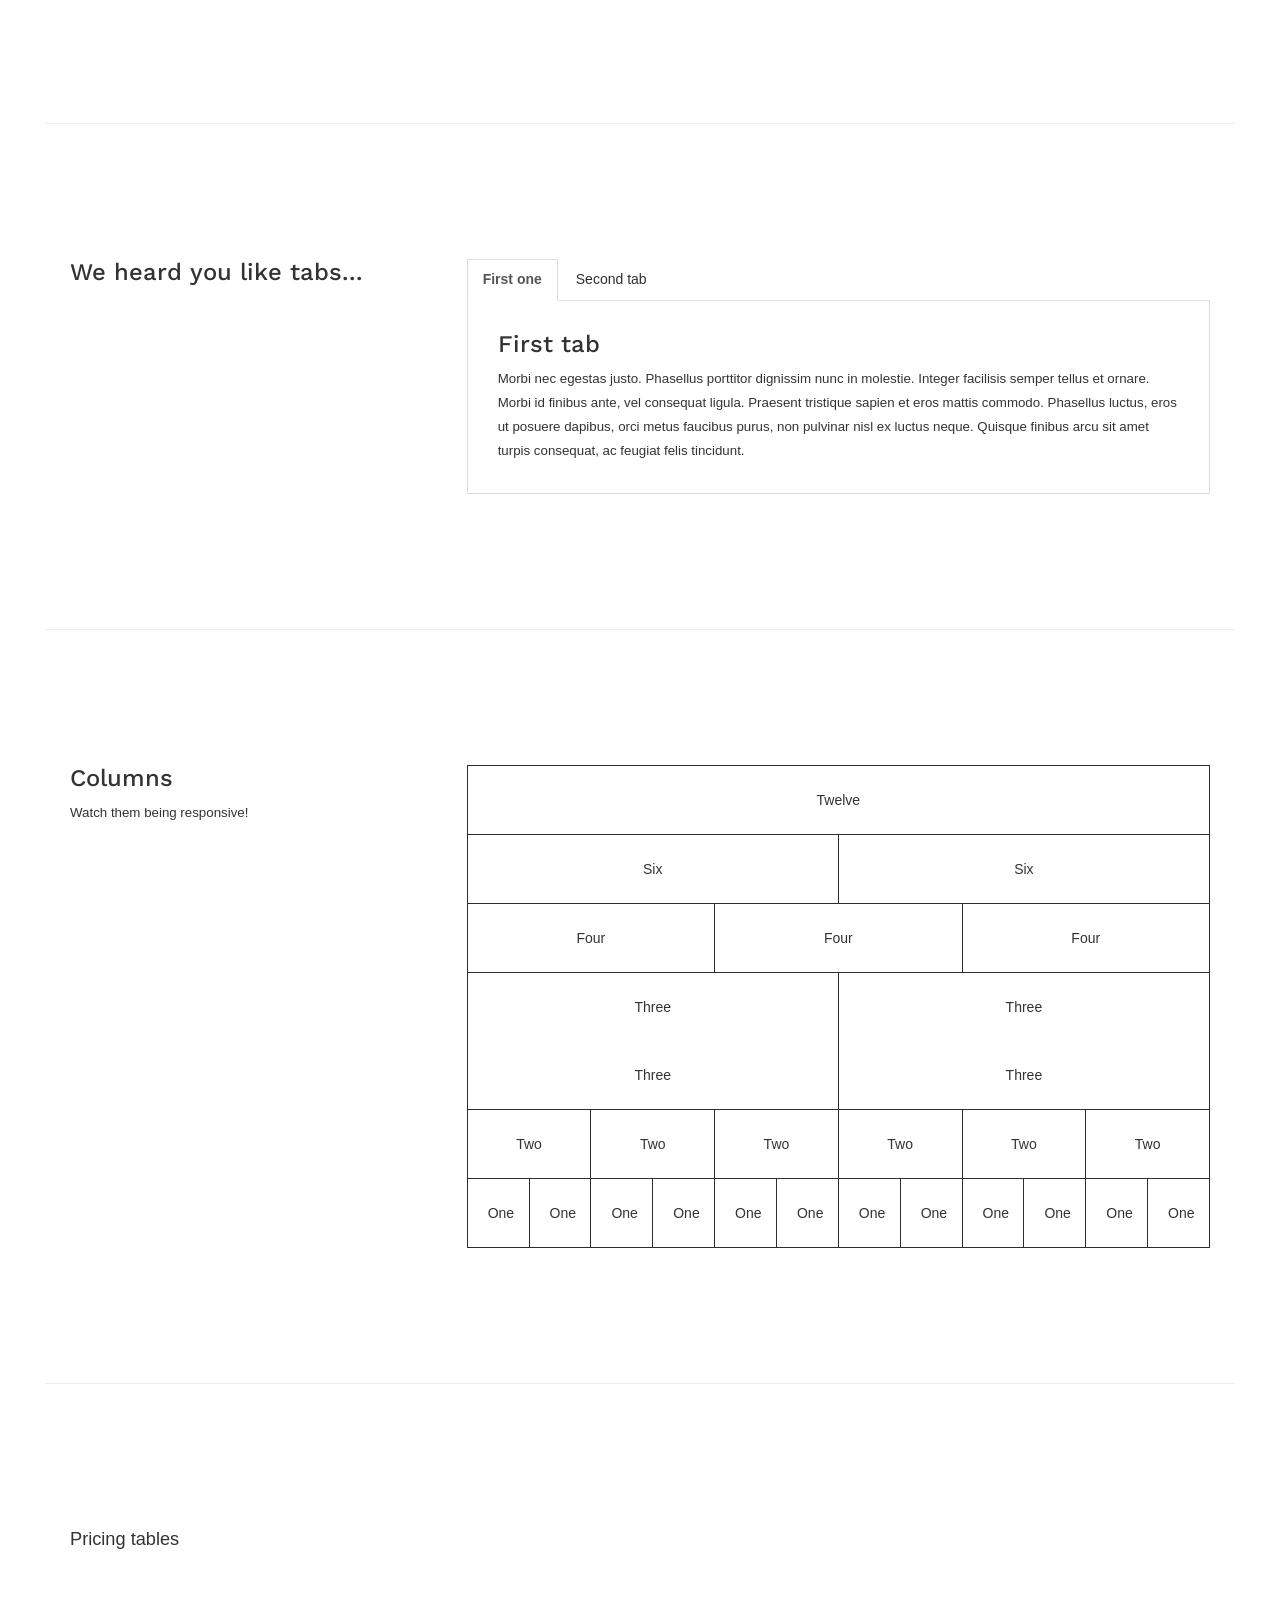
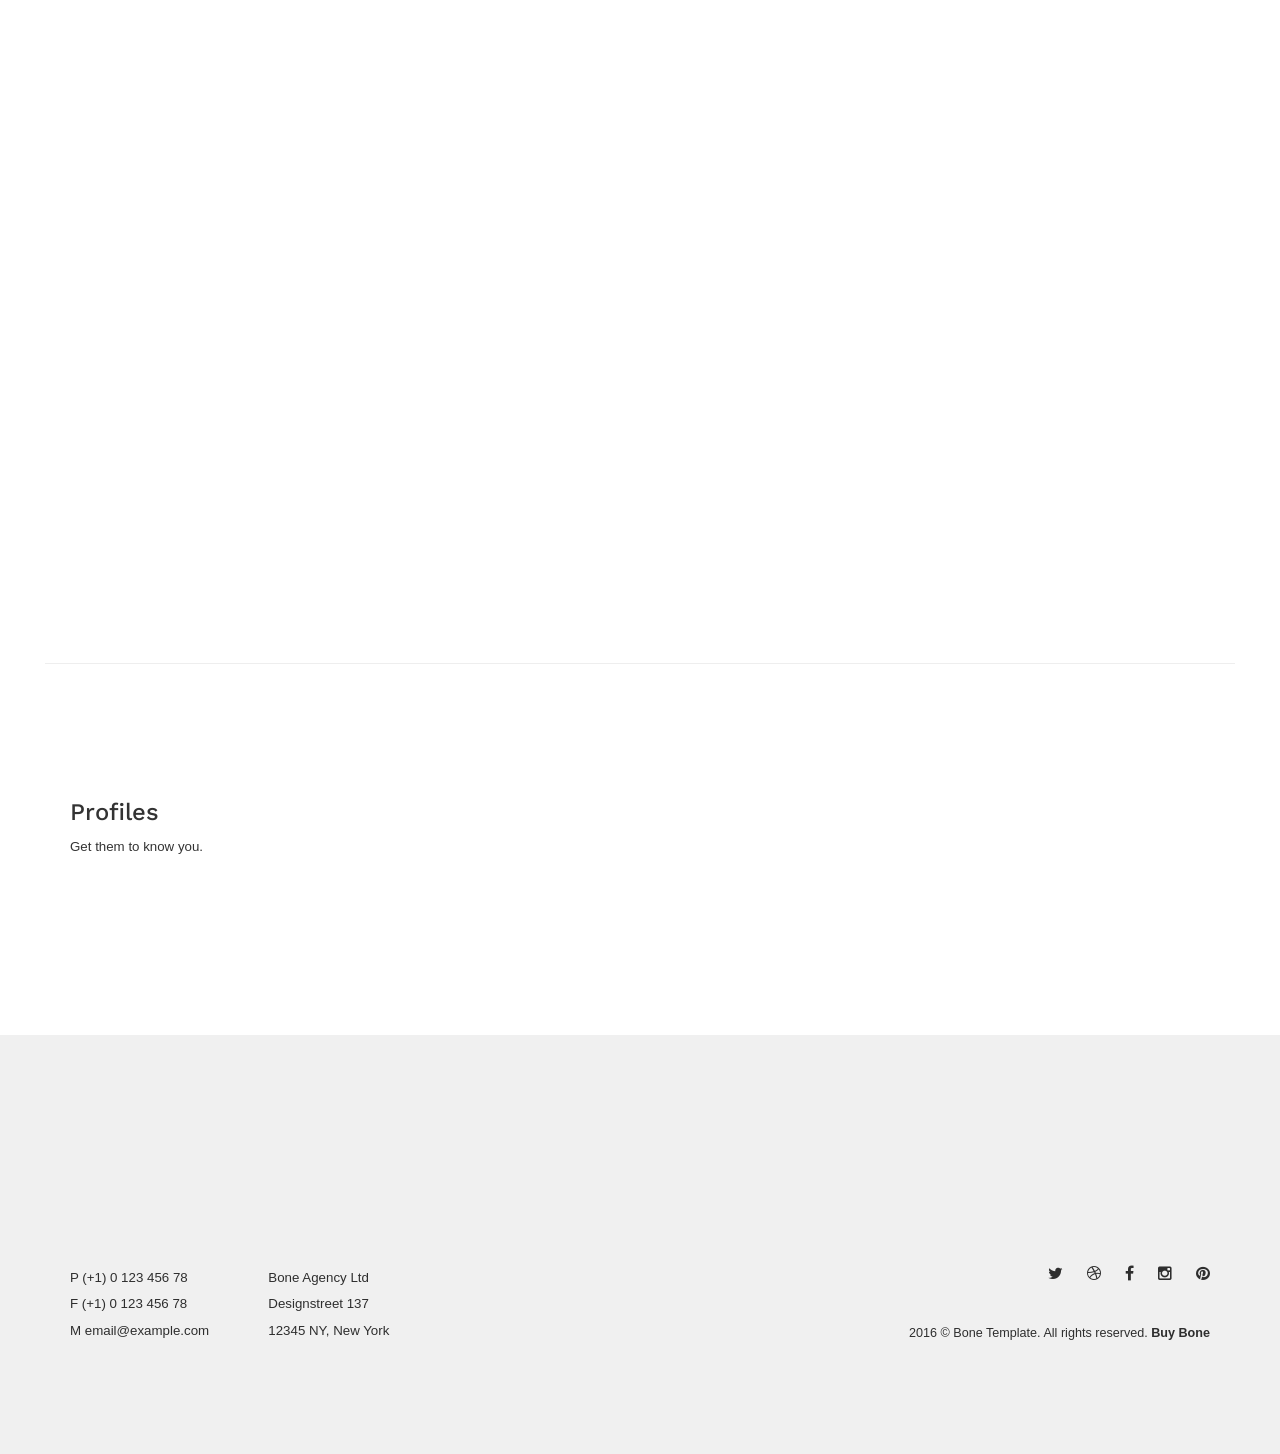
<file: pages/elements.html>
<!DOCTYPE html>
<html>
  <head>
    <title>Bone - Creative Agency Portfolio Template</title>
    <meta name="viewport" content="width=device-width, initial-scale=1, maximum-scale=1">
    <meta charset="utf-8">
    <link rel="stylesheet" type="text/css" href="../css/core.css">
    <link rel="stylesheet" type="text/css" href="../css/base.css">
    <link rel="stylesheet" type="text/css" href="../css/custom.css">
    <link rel="icon" type="image/png" href="../favicon.png?v=2">
    <script src="../js/assets/jquery.js"></script>
  </head>
  <body>
    <div class="body-overlay"></div>
    <!-- Menu-->
    <div class="nav-container">
      <ul class="nav">
        <li><a href="#">Portfolio </a>
          <ul class="dropdown">
            <li><a href="../pages/portfolio-3-col.html">3 Columns - Masonry</a></li>
            <li><a href="../pages/portfolio-no-spacing.html">3 Columns - No Spacing</a></li>
            <li><a href="../pages/portfolio-lightbox.html">Lightbox Portfolio</a></li>
            <li><a href="../pages/portfolio-single.html">Single Item #1</a></li>
            <li><a href="../pages/portfolio-single-2.html">Single Item #2</a></li>
          </ul>
        </li>
        <li><a href="#">Pages </a>
          <ul class="dropdown">
            <li><a href="../index.html">Home</a></li>
            <li><a href="../pages/about-us.html">About Us</a></li>
            <li><a href="../pages/about-me.html">About Me</a></li>
            <li><a href="../pages/services.html">Services</a></li>
            <li><a href="../pages/error-404.html">Error 404</a></li>
            <li><a href="../pages/contact.html">Contact</a></li>
          </ul>
        </li>
        <li><a href="#">Blog </a>
          <ul class="dropdown">
            <li><a href="../pages/blog.html">Blog - Classic</a></li>
            <li><a href="../pages/blog-images.html">Blog - Thumbs</a></li>
            <li><a href="../pages/blog-post.html">Post - Classic</a></li>
            <li><a href="../pages/blog-post-image.html">Post - Hero</a></li>
          </ul>
        </li>
        <li><a href="#">Features </a>
          <ul class="dropdown">
            <li><a href="../pages/hero-fs.html">Fullscreen Hero</a></li>
            <li><a href="../pages/hero-dark.html">Dark Hero</a></li>
            <li><a href="../pages/boxed-layout.html">Boxed Layout</a></li>
            <li><a href="../pages/tera-slider.html">Tera Slider <span class="label">3.1</span></a></li>
            <li><a href="../pages/tera-carousel.html">Carousel</a></li>
            <li><a href="../pages/elements.html">Elements</a></li>
            <li><a href="../pages/menu-classic.html">Classic Menu</a></li>
            <li><a href="../pages/one-page.html">One-page Website</a></li>
          </ul>
        </li>
        <li><a href="#">Shop </a>
          <ul class="dropdown">
            <li><a href="../pages/shop.html">Shop overview</a></li>
            <li><a href="../pages/product.html">Product page</a></li>
            <li><a href="../pages/cart.html">Cart</a></li>
          </ul>
        </li>
        <li><a href="http://themeforest.net/item/bone-responsive-agency-portfolio-html-template/15299321">Buy Bone  </a></li>
      </ul>
      <div class="copyright">2016 &copy; Bone Template. All rights reserved.</div>
      <div class="exit"></div>
      <ul class="social">
        <li><a href="#" class="fa fa-twitter"></a></li>
        <li><a href="#" class="fa fa-dribbble"></a></li>
        <li><a href="#" class="fa fa-facebook"></a></li>
        <li><a href="#" class="fa fa-instagram"></a></li>
        <li><a href="#" class="fa fa-pinterest"></a></li>
      </ul>
    </div>
    <!-- Wrapper-->
    <div id="wrapper" class="container-fluid smooth-transition">
      <!-- Header-->
      <header>
        <div class="container">
          <!-- Branding--><a href="../index.html" class="brand"><img alt="" src="../images/logo-black.svg" class="dark-brand"><img alt="" src="../images/logo-white.svg" class="light-brand"></a>
          <!-- Menu-->
          <ul class="navbar-classic">
            <li><a href="#">Portfolio </a>
              <ul class="dropdown">
                <li><a href="../pages/portfolio-3-col.html">3 Columns - Masonry</a></li>
                <li><a href="../pages/portfolio-no-spacing.html">3 Columns - No Spacing</a></li>
                <li><a href="../pages/portfolio-lightbox.html">Lightbox Portfolio</a></li>
                <li><a href="../pages/portfolio-single.html">Single Item #1</a></li>
                <li><a href="../pages/portfolio-single-2.html">Single Item #2</a></li>
              </ul>
            </li>
            <li><a href="#">Pages </a>
              <ul class="dropdown">
                <li><a href="../index.html">Home</a></li>
                <li><a href="../pages/about-us.html">About Us</a></li>
                <li><a href="../pages/about-me.html">About Me</a></li>
                <li><a href="../pages/services.html">Services</a></li>
                <li><a href="../pages/error-404.html">Error 404</a></li>
                <li><a href="../pages/contact.html">Contact</a></li>
              </ul>
            </li>
            <li><a href="#">Blog </a>
              <ul class="dropdown">
                <li><a href="../pages/blog.html">Blog - Classic</a></li>
                <li><a href="../pages/blog-images.html">Blog - Thumbs</a></li>
                <li><a href="../pages/blog-post.html">Post - Classic</a></li>
                <li><a href="../pages/blog-post-image.html">Post - Hero</a></li>
              </ul>
            </li>
            <li><a href="#">Features </a>
              <ul class="dropdown">
                <li><a href="../pages/hero-fs.html">Fullscreen Hero</a></li>
                <li><a href="../pages/hero-dark.html">Dark Hero</a></li>
                <li><a href="../pages/boxed-layout.html">Boxed Layout</a></li>
                <li><a href="../pages/tera-slider.html">Tera Slider <span class="label">3.1</span></a></li>
                <li><a href="../pages/tera-carousel.html">Carousel</a></li>
                <li><a href="../pages/elements.html">Elements</a></li>
                <li><a href="../pages/menu-classic.html">Classic Menu</a></li>
                <li><a href="../pages/one-page.html">One-page Website</a></li>
              </ul>
            </li>
            <li><a href="#">Shop </a>
              <ul class="dropdown">
                <li><a href="../pages/shop.html">Shop overview</a></li>
                <li><a href="../pages/product.html">Product page</a></li>
                <li><a href="../pages/cart.html">Cart</a></li>
              </ul>
            </li>
            <li><a href="http://themeforest.net/item/bone-responsive-agency-portfolio-html-template/15299321">Buy Bone  </a></li>
          </ul>
          <div class="mobile-nav"> </div>
        </div>
      </header>
      <section class="hero vcenter">
        <!-- Background-->
        <div style="background-image: url(../images/02.jpg);" class="bg parallax"></div>
        <div class="container text-center">
          <!-- Content-->
          <div class="content">
            <h1 class="lg">The Elements</h1>
            <p>Bone comes with a lot of features an premade elements you can use.</p>
          </div>
        </div>
      </section>
      <section class="container content">
        <div class="row">
          <div class="col-md-4">
            <h3>Typography</h3>
            <p>Finetuned for best readability.</p>
          </div>
          <div class="col-md-8">
            <h1>Header 1</h1>
            <p>Integer <a href="#anchor" class="anchor">An anchor link</a> et bibendum ullamcorper. Etiam hendrerit, eros et pharetra finibus, mauris sapien placerat nulla, quis maximus justo tellus nec dui. Integer at leo nulla. In ultricies eu leo nec vulputate. Nunc porta aliquam metus eget sodales. Cras convallis eget ex quis pretium. Donec scelerisque venenatis lorem in hendrerit.</p>
            <h2>Header 2</h2>
            <p>Integer dignissim ipsum et bibendum ullamcorper. Etiam hendrerit, eros et pharetra finibus, mauris sapien placerat nulla, quis maximus justo tellus nec dui. Integer at leo nulla. In ultricies eu leo nec vulputate. Nunc porta aliquam metus eget sodales. Cras convallis eget ex quis pretium. Donec scelerisque venenatis lorem in hendrerit.</p>
            <h3>Header 3</h3>
            <p>Integer dignissim ipsum et bibendum ullamcorper. <strong>Some bold text here</strong>, eros et pharetra finibus, mauris sapien placerat nulla, quis maximus justo tellus nec dui. Integer at leo nulla. In ultricies eu leo nec vulputate. Nunc porta aliquam metus eget sodales. Cras convallis eget ex quis pretium. Donec scelerisque venenatis lorem in hendrerit.</p>
            <h4>Header 4</h4>
            <p>Integer dignissim ipsum et bibendum ullamcorper. Etiam hendrerit, eros et pharetra finibus, mauris sapien placerat nulla, quis maximus justo tellus nec dui. Integer at leo nulla. In ultricies eu leo nec vulputate. Nunc porta aliquam metus eget sodales. Cras convallis eget ex quis pretium. Donec scelerisque venenatis lorem in hendrerit.</p>
            <h5>Header 5</h5>
            <p>Integer dignissim ipsum et bibendum ullamcorper. Etiam hendrerit, eros et pharetra finibus, mauris sapien placerat nulla, quis maximus justo tellus nec dui. Integer at leo nulla. In ultricies eu leo nec vulputate. Nunc porta aliquam metus eget sodales. Cras convallis eget ex quis pretium. Donec scelerisque venenatis lorem in hendrerit.</p>
            <h6>Header 6</h6>
            <p>Integer dignissim ipsum et bibendum ullamcorper. Etiam hendrerit, eros et pharetra finibus, mauris sapien placerat nulla, quis maximus justo tellus nec dui. Integer at leo nulla. In ultricies eu leo nec vulputate. Nunc porta aliquam metus eget sodales. Cras convallis eget ex quis pretium. Donec scelerisque venenatis lorem in hendrerit.</p>
            <blockquote>Hey there! This is an example quote, as you can see...</blockquote>
          </div>
        </div>
      </section>
      <section id="anchor" class="content container top-line">
        <div class="row">
          <div class="col-md-4">
            <h3>Buttons</h3>
            <p>You can customize these buttons.</p>
          </div>
          <div class="col-md-8">
            <div class="row">
              <div class="col-md-3">
                <p><a href="#" class="btn btn-default">Button</a></p>
                <p><a href="#" class="btn btn-lg btn-default">Button large</a></p>
                <p><a href="#" class="btn btn-lg btn-default">Icon Button<span class="right ion-paper-airplane"></span></a></p>
                <p><a href="#" class="btn btn-accent">Accent button</a></p>
              </div>
              <div class="col-md-3">
                <p><a href="#" class="btn btn-default">Button<span class="right fa fa-chevron-right"></span></a></p>
                <p><a href="#" class="btn btn-lg btn-default">Button<span class="right fa fa-chevron-right"></span></a></p>
                <p><a href="#" class="btn btn-lg btn-default">Icon Button<span class="right ion-trash-a"></span></a></p>
                <p><a href="#" class="btn btn-accent">Accent button<span class="right ion-flash"></span></a></p>
              </div>
              <div class="col-md-3">
                <p><a href="#" class="btn btn-hollow">Button</a></p>
                <p><a href="#" class="btn btn-lg btn-hollow">Button large</a></p>
                <p><a href="#" class="btn btn-lg btn-default">Icon Button<span class="right ion-chatbubble"></span></a></p>
                <p><a href="#" class="btn btn-accent">Accent Button<span class="right ion-chatbubble"></span></a></p>
              </div>
              <div class="col-md-3">
                <p><a href="#" class="btn btn-hollow">Button<span class="right fa fa-chevron-right"></span></a></p>
                <p><a href="#" class="btn btn-lg btn-hollow">Button<span class="right fa fa-chevron-right"></span></a></p>
                <p><a href="#" class="btn btn-lg btn-hollow">Icon Button<span class="right ion-person"></span></a></p>
                <p><a href="#" class="btn btn-hollow btn-accent">Accent Button<span class="right ion-person"></span></a></p>
              </div>
            </div>
          </div>
        </div>
      </section>
      <section class="container content top-line">
        <div class="row">
          <div class="col-md-4">
            <h3>Progressbars</h3>
            <p>Show off skills or completion.</p>
          </div>
          <div class="col-md-8">
            <div class="progress">
              <div aria-valuemax="100" aria-valuemin="0" aria-valuenow="20" role="progressbar" style="width: 20%" class="progress-bar progress-bar-accent"></div><span class="sr-only">20% Complete (success)</span>
            </div>
            <div class="progress">
              <div aria-valuemax="100" aria-valuemin="0" aria-valuenow="30" role="progressbar" style="width: 30%" class="progress-bar progress-bar-gray"></div><span class="sr-only">30% Complete (success)</span>
            </div>
            <div class="progress">
              <div aria-valuemax="100" aria-valuemin="0" aria-valuenow="40" role="progressbar" style="width: 40%" class="progress-bar progress-bar-success"></div><span class="sr-only">40% Complete (success)</span>
            </div>
            <div class="progress">
              <div aria-valuemax="100" aria-valuemin="0" aria-valuenow="60" role="progressbar" style="width: 60%" class="progress-bar progress-bar-info"></div><span class="sr-only">60% Complete (success)</span>
            </div>
            <div class="progress">
              <div aria-valuemax="100" aria-valuemin="0" aria-valuenow="80" role="progressbar" style="width: 80%" class="progress-bar progress-bar-warning"></div><span class="sr-only">80% Complete (success)</span>
            </div>
            <div class="progress">
              <div aria-valuemax="100" aria-valuemin="0" aria-valuenow="90" role="progressbar" style="width: 90%" class="progress-bar progress-bar-danger"></div><span class="sr-only">90% Complete (success)</span>
            </div>
            <div class="progress">
              <div aria-valuemax="100" aria-valuemin="0" aria-valuenow="40" role="progressbar" style="width: 40%" class="progress-bar progress-bar-danger"></div><span class="sr-only">40% Complete (success)</span>
              <div aria-valuemax="100" aria-valuemin="0" aria-valuenow="30" role="progressbar" style="width: 30%" class="progress-bar progress-bar-warning"></div><span class="sr-only">30% Complete (success)</span>
              <div aria-valuemax="100" aria-valuemin="0" aria-valuenow="20" role="progressbar" style="width: 20%" class="progress-bar progress-bar-default"></div><span class="sr-only">20% Complete (success)</span>
              <div aria-valuemax="100" aria-valuemin="0" aria-valuenow="10" role="progressbar" style="width: 10%" class="progress-bar progress-bar-info"></div><span class="sr-only">10% Complete (success)</span>
            </div>
          </div>
        </div>
      </section>
      <section class="container content top-line">
        <div class="row">
          <div class="col-md-4">
            <h3>We heard you like tabs...</h3>
          </div>
          <div class="col-md-8">
            <div class="tabs">
              <ul role="tablist" class="nav nav-tabs">
                <li role="presentation" class="active"><a href="#first" aria-controls="first" role="tab" data-toggle="tab">First one</a></li>
                <li role="presentation"><a href="#second" aria-controls="second" role="tab" data-toggle="tab">Second tab</a></li>
              </ul>
              <div class="tab-content">
                <div id="first" role="tabpanel" class="fade in tab-pane active">
                  <h3>First tab</h3>
                  <p>Morbi nec egestas justo. Phasellus porttitor dignissim nunc in molestie. Integer facilisis semper tellus et ornare. Morbi id finibus ante, vel consequat ligula. Praesent tristique sapien et eros mattis commodo. Phasellus luctus, eros ut posuere dapibus, orci metus faucibus purus, non pulvinar nisl ex luctus neque. Quisque finibus arcu sit amet turpis consequat, ac feugiat felis tincidunt.</p>
                </div>
                <div id="second" role="tabpanel" class="fade tab-pane">
                  <h3>Second tab</h3><img alt="Bone | The Finest HTML Template" src="../images/02.jpg">
                  <p>Morbi nec egestas justo. Phasellus porttitor dignissim nunc in molestie.</p>
                </div>
              </div>
            </div>
          </div>
        </div>
      </section>
      <section class="container content top-line">
        <div class="row">
          <div class="col-md-4">
            <h3>Columns</h3>
            <p>Watch them being responsive!</p>
          </div>
          <div class="col-md-8">
            <div class="show-columns">
              <div class="row-fluid">
                <div class="col-md-12">Twelve</div>
              </div>
              <div class="row-fluid">
                <div class="col-md-6 col-sm-6">Six</div>
                <div class="col-md-6 col-sm-6">Six</div>
              </div>
              <div class="row-fluid">
                <div class="col-md-4 col-sm-4">Four</div>
                <div class="col-md-4 col-sm-4">Four</div>
                <div class="col-md-4 col-sm-4">Four</div>
              </div>
              <div class="row-fluid">
                <div class="col-md-3 col-sm-3">Three</div>
                <div class="col-md-3 col-sm-3">Three</div>
                <div class="col-md-3 col-sm-3">Three</div>
                <div class="col-md-3 col-sm-3">Three</div>
              </div>
              <div class="row-fluid">
                <div class="col-md-2 col-sm-4">Two</div>
                <div class="col-md-2 col-sm-4">Two</div>
                <div class="col-md-2 col-sm-4">Two</div>
                <div class="col-md-2 col-sm-4">Two</div>
                <div class="col-md-2 col-sm-4">Two</div>
                <div class="col-md-2 col-sm-4">Two</div>
              </div>
              <div class="row-fluid">
                <div class="col-md-1 col-sm-2">One</div>
                <div class="col-md-1 col-sm-2">One</div>
                <div class="col-md-1 col-sm-2">One</div>
                <div class="col-md-1 col-sm-2">One</div>
                <div class="col-md-1 col-sm-2">One</div>
                <div class="col-md-1 col-sm-2">One</div>
                <div class="col-md-1 col-sm-2">One</div>
                <div class="col-md-1 col-sm-2">One</div>
                <div class="col-md-1 col-sm-2">One</div>
                <div class="col-md-1 col-sm-2">One</div>
                <div class="col-md-1 col-sm-2">One</div>
                <div class="col-md-1 col-sm-2">One</div>
              </div>
            </div>
          </div>
        </div>
      </section>
      <section class="content container top-line">
        <div class="row">
          <div class="col-md-3">
            <h4>Pricing tables</h4>
          </div>
          <div class="col-md-9">
            <div class="row">
              <div class="col-md-4">
                <div class="plan item">
                  <h3>Silver</h3>
                  <div class="price">&euro; 20 <span>/m</span></div>
                  <ul>
                    <li><strong>Basic support</strong></li>
                    <li><strong>Basic features</strong></li>
                    <li><strong>Basic documentation</strong></li>
                    <li>10 Iterations</li>
                    <li>Basic concept</li>
                    <li>10 Websites</li>
                    <li>1TB Bandwidth</li>
                  </ul><a href="#" class="btn btn-default">View plan</a>
                </div>
              </div>
              <div class="col-md-4">
                <div class="plan highlighted item">
                  <h3>Gold</h3>
                  <div class="price">&euro; 40 <span>/m</span></div>
                  <ul>
                    <li><strong>Premium support</strong></li>
                    <li><strong>Premium features</strong></li>
                    <li><strong>Premium documentation</strong></li>
                    <li>25 Iterations</li>
                    <li>Premium concept</li>
                    <li>25 Websites</li>
                    <li>2.5TB Bandwidth</li>
                  </ul><a href="#" class="btn btn-default">View plan</a>
                </div>
              </div>
              <div class="col-md-4">
                <div class="plan item">
                  <h3>Diamond</h3>
                  <div class="price">&euro; 55 <span>/m</span></div>
                  <ul>
                    <li><strong>Unlimited support</strong></li>
                    <li><strong>Unlimited features</strong></li>
                    <li><strong>Unlimited documentation</strong></li>
                    <li>Unlimited Iterations</li>
                    <li>Unlimited concept</li>
                    <li>Unlimited Websites</li>
                    <li>Unlimited Bandwidth</li>
                  </ul><a href="#" class="btn btn-default">View plan</a>
                </div>
              </div>
            </div>
          </div>
        </div>
      </section>
      <section class="container content intro top-line">
        <div class="row">
          <div class="col-md-4">
            <h3>Profiles</h3>
            <p>Get them to know you.</p>
          </div>
          <div class="col-md-8">
            <div class="row">
              <div class="col-md-4">
                <!-- Profile-->
                <div class="profile item">
                  <h3>Dave Jenkins</h3>
                  <p>Designer</p>
                  <ul class="social">
                    <li><a href="#" class="fa fa-dribbble"></a></li>
                    <li><a href="#" class="fa fa-instagram"></a></li>
                    <li><a href="#" class="fa fa-pinterest"></a></li>
                  </ul><img alt="" src="../images/portraits/03.jpg">
                </div>
              </div>
              <div class="col-md-4">
                <!-- Profile-->
                <div class="profile item">
                  <h3>Caroline Johnson</h3>
                  <p>Photographer</p>
                  <ul class="social">
                    <li><a href="#" class="fa fa-twitter"></a></li>
                    <li><a href="#" class="fa fa-flickr"></a></li>
                    <li><a href="#" class="fa fa-instagram"></a></li>
                    <li><a href="#" class="fa fa-pinterest"></a></li>
                  </ul><img alt="" src="../images/portraits/02.jpg">
                </div>
              </div>
              <div class="col-md-4">
                <!-- Profile-->
                <div class="profile item">
                  <h3>Jane Finch</h3>
                  <p>Developer</p>
                  <ul class="social">
                    <li><a href="#" class="fa fa-twitter"></a></li>
                    <li><a href="#" class="fa fa-facebook"></a></li>
                    <li><a href="#" class="fa fa-pinterest"></a></li>
                  </ul><img alt="" src="../images/portraits/01.jpg">
                </div>
              </div>
            </div>
          </div>
        </div>
      </section>
      <!-- Footer-->
      <footer>
        <div class="container content">
          <div class="row">
            <!-- Contact info-->
            <div class="col-md-2"> 
              <p>P (+1) 0 123 456 78<br>F (+1) 0 123 456 78<br>M email@example.com</p>
            </div>
            <div class="col-md-2"> 
              <p>Bone Agency Ltd<br>Designstreet 137<br>12345 NY, New York</p>
            </div>
            <div class="col-md-8 text-right">
              <!-- Social links-->
              <ul class="social">
                <li><a href="#" class="fa fa-twitter"></a></li>
                <li><a href="#" class="fa fa-dribbble"></a></li>
                <li><a href="#" class="fa fa-facebook"></a></li>
                <li><a href="#" class="fa fa-instagram"></a></li>
                <li><a href="#" class="fa fa-pinterest"></a></li>
              </ul>
              <!-- Copyright message-->
              <div class="copyright">2016 &copy; Bone Template. All rights reserved. <a href="http://themeforest.net/item/bone-responsive-agency-portfolio-html-template/15299321">Buy Bone</a></div>
            </div>
          </div>
        </div>
      </footer>
    </div>
    <script src="../js/assets/bootstrap.js"></script>
    <script src="../js/assets/imagesloaded.pkgd.min.js"></script>
    <script src="../js/assets/validation.js"></script>
    <script src="../js/assets/masonry.pkgd.min.js"></script>
    <script src="../modules/tera-slider/tera-slider.js"></script>
    <script src="../modules/tera-lightbox/tera-lightbox.js"></script>
    <script src="../js/assets/animsition.js"></script>
    <script src="../js/functions.js"></script>
  </body>
</html>
</file>
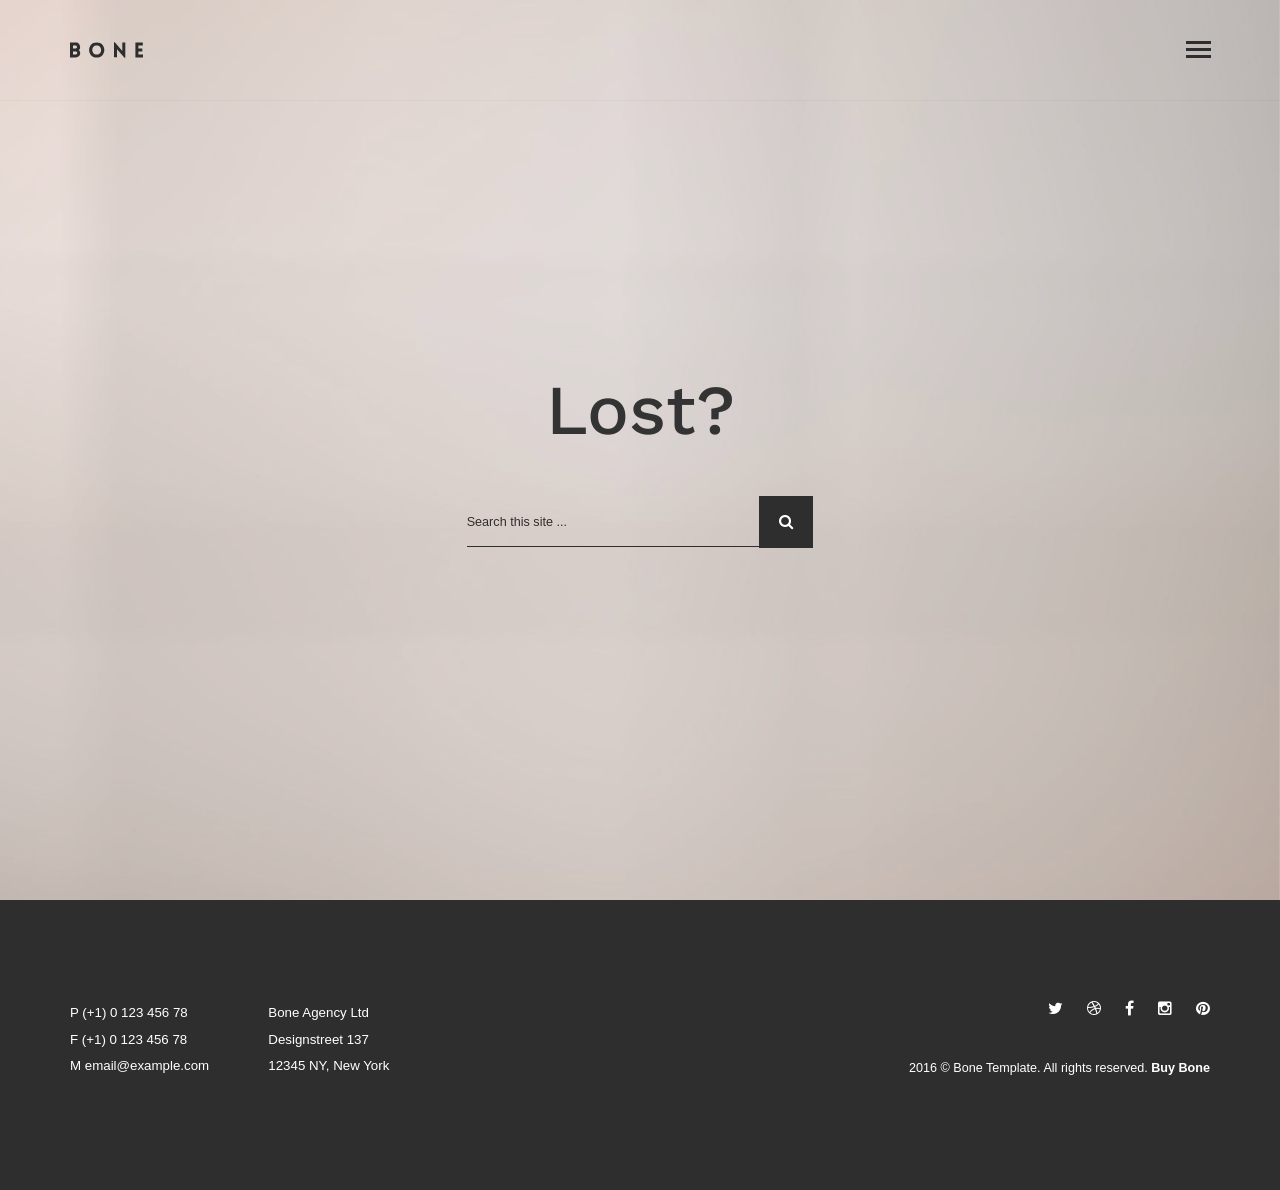
<file: pages/error-404.html>
<!DOCTYPE html>
<html>
  <head>
    <title>Bone - Creative Agency Portfolio Template</title>
    <meta name="viewport" content="width=device-width, initial-scale=1, maximum-scale=1">
    <meta charset="utf-8">
    <link rel="stylesheet" type="text/css" href="../css/core.css">
    <link rel="stylesheet" type="text/css" href="../css/base.css">
    <link rel="stylesheet" type="text/css" href="../css/custom.css">
    <link rel="icon" type="image/png" href="../favicon.png?v=2">
    <script src="../js/assets/jquery.js"></script>
  </head>
  <body>
    <div class="body-overlay"></div>
    <!-- Menu-->
    <div class="nav-container">
      <ul class="nav">
        <li><a href="#">Portfolio </a>
          <ul class="dropdown">
            <li><a href="../pages/portfolio-3-col.html">3 Columns - Masonry</a></li>
            <li><a href="../pages/portfolio-no-spacing.html">3 Columns - No Spacing</a></li>
            <li><a href="../pages/portfolio-lightbox.html">Lightbox Portfolio</a></li>
            <li><a href="../pages/portfolio-single.html">Single Item #1</a></li>
            <li><a href="../pages/portfolio-single-2.html">Single Item #2</a></li>
          </ul>
        </li>
        <li><a href="#">Pages </a>
          <ul class="dropdown">
            <li><a href="../index.html">Home</a></li>
            <li><a href="../pages/about-us.html">About Us</a></li>
            <li><a href="../pages/about-me.html">About Me</a></li>
            <li><a href="../pages/services.html">Services</a></li>
            <li><a href="../pages/error-404.html">Error 404</a></li>
            <li><a href="../pages/contact.html">Contact</a></li>
          </ul>
        </li>
        <li><a href="#">Blog </a>
          <ul class="dropdown">
            <li><a href="../pages/blog.html">Blog - Classic</a></li>
            <li><a href="../pages/blog-images.html">Blog - Thumbs</a></li>
            <li><a href="../pages/blog-post.html">Post - Classic</a></li>
            <li><a href="../pages/blog-post-image.html">Post - Hero</a></li>
          </ul>
        </li>
        <li><a href="#">Features </a>
          <ul class="dropdown">
            <li><a href="../pages/hero-fs.html">Fullscreen Hero</a></li>
            <li><a href="../pages/hero-dark.html">Dark Hero</a></li>
            <li><a href="../pages/boxed-layout.html">Boxed Layout</a></li>
            <li><a href="../pages/tera-slider.html">Tera Slider <span class="label">3.1</span></a></li>
            <li><a href="../pages/tera-carousel.html">Carousel</a></li>
            <li><a href="../pages/elements.html">Elements</a></li>
            <li><a href="../pages/menu-classic.html">Classic Menu</a></li>
            <li><a href="../pages/one-page.html">One-page Website</a></li>
          </ul>
        </li>
        <li><a href="#">Shop </a>
          <ul class="dropdown">
            <li><a href="../pages/shop.html">Shop overview</a></li>
            <li><a href="../pages/product.html">Product page</a></li>
            <li><a href="../pages/cart.html">Cart</a></li>
          </ul>
        </li>
        <li><a href="http://themeforest.net/item/bone-responsive-agency-portfolio-html-template/15299321">Buy Bone  </a></li>
      </ul>
      <div class="copyright">2016 &copy; Bone Template. All rights reserved.</div>
      <div class="exit"></div>
      <ul class="social">
        <li><a href="#" class="fa fa-twitter"></a></li>
        <li><a href="#" class="fa fa-dribbble"></a></li>
        <li><a href="#" class="fa fa-facebook"></a></li>
        <li><a href="#" class="fa fa-instagram"></a></li>
        <li><a href="#" class="fa fa-pinterest"></a></li>
      </ul>
    </div>
    <!-- Wrapper-->
    <div id="wrapper" class="container-fluid smooth-transition">
      <!-- Header-->
      <header>
        <div class="container">
          <!-- Branding--><a href="../index.html" class="brand"> <img alt="" src="../images/logo-black.svg" class="dark-brand"><img alt="" src="../images/logo-white.svg" class="light-brand"></a>
          <!-- Menu-->
          <div class="menu"></div>
        </div>
      </header>
      <!-- Hero-->
      <section class="hero fs vcenter">
        <!-- Background-->
        <div style="background-image: url(../images/office/05.jpg);" class="bg faded-subtle parallax"></div>
        <div class="container text-center">
          <!-- Content-->
          <div class="content">
            <h1 class="lg">Lost?</h1>
            <div class="row">
              <form class="col-md-offset-4 col-md-4">
                <div class="input-group">
                  <input type="text" placeholder="Search this site ..." class="form-control"><span class="input-group-btn">
                    <button type="button" class="btn btn-default">
                      <div class="fa fa-search"></div>
                    </button></span>
                </div>
              </form>
            </div>
          </div>
        </div>
      </section>
      <!-- Footer-->
      <footer class="classic">
        <div class="container">
          <div class="row">
            <!-- Contact info-->
            <div class="col-md-2"> 
              <p>P (+1) 0 123 456 78<br>F (+1) 0 123 456 78<br>M email@example.com</p>
            </div>
            <div class="col-md-2"> 
              <p>Bone Agency Ltd<br>Designstreet 137<br>12345 NY, New York</p>
            </div>
            <div class="col-md-8 text-right">
              <!-- Social links-->
              <ul class="social">
                <li><a href="#" class="fa fa-twitter"></a></li>
                <li><a href="#" class="fa fa-dribbble"></a></li>
                <li><a href="#" class="fa fa-facebook"></a></li>
                <li><a href="#" class="fa fa-instagram"></a></li>
                <li><a href="#" class="fa fa-pinterest"></a></li>
              </ul>
              <!-- Copyright message-->
              <div class="copyright">2016 &copy; Bone Template. All rights reserved. <a href="http://themeforest.net/item/bone-responsive-agency-portfolio-html-template/15299321">Buy Bone</a></div>
            </div>
          </div>
        </div>
      </footer>
    </div>
    <script src="../js/assets/bootstrap.js"></script>
    <script src="../js/assets/imagesloaded.pkgd.min.js"></script>
    <script src="../js/assets/validation.js"></script>
    <script src="../js/assets/masonry.pkgd.min.js"></script>
    <script src="../modules/tera-slider/tera-slider.js"></script>
    <script src="../modules/tera-lightbox/tera-lightbox.js"></script>
    <script src="../js/assets/animsition.js"></script>
    <script src="../js/functions.js"></script>
  </body>
</html>
</file>
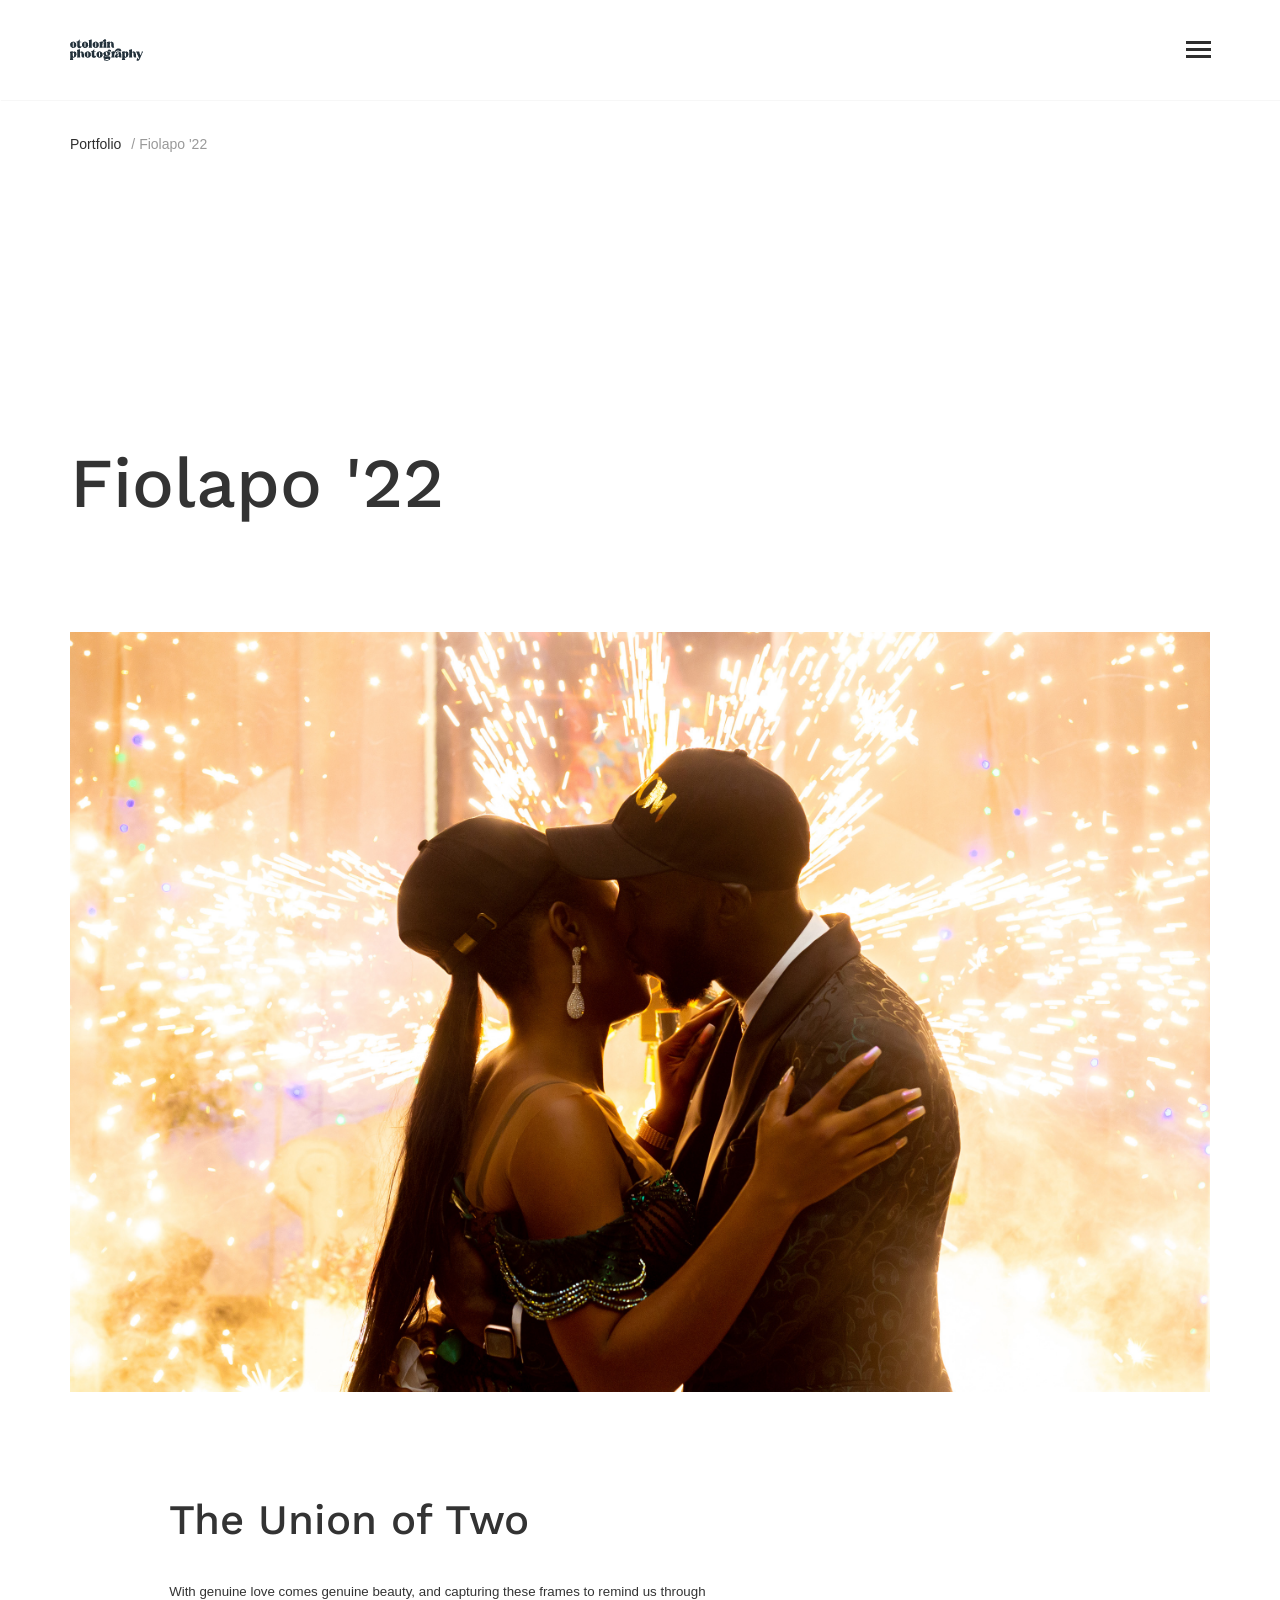
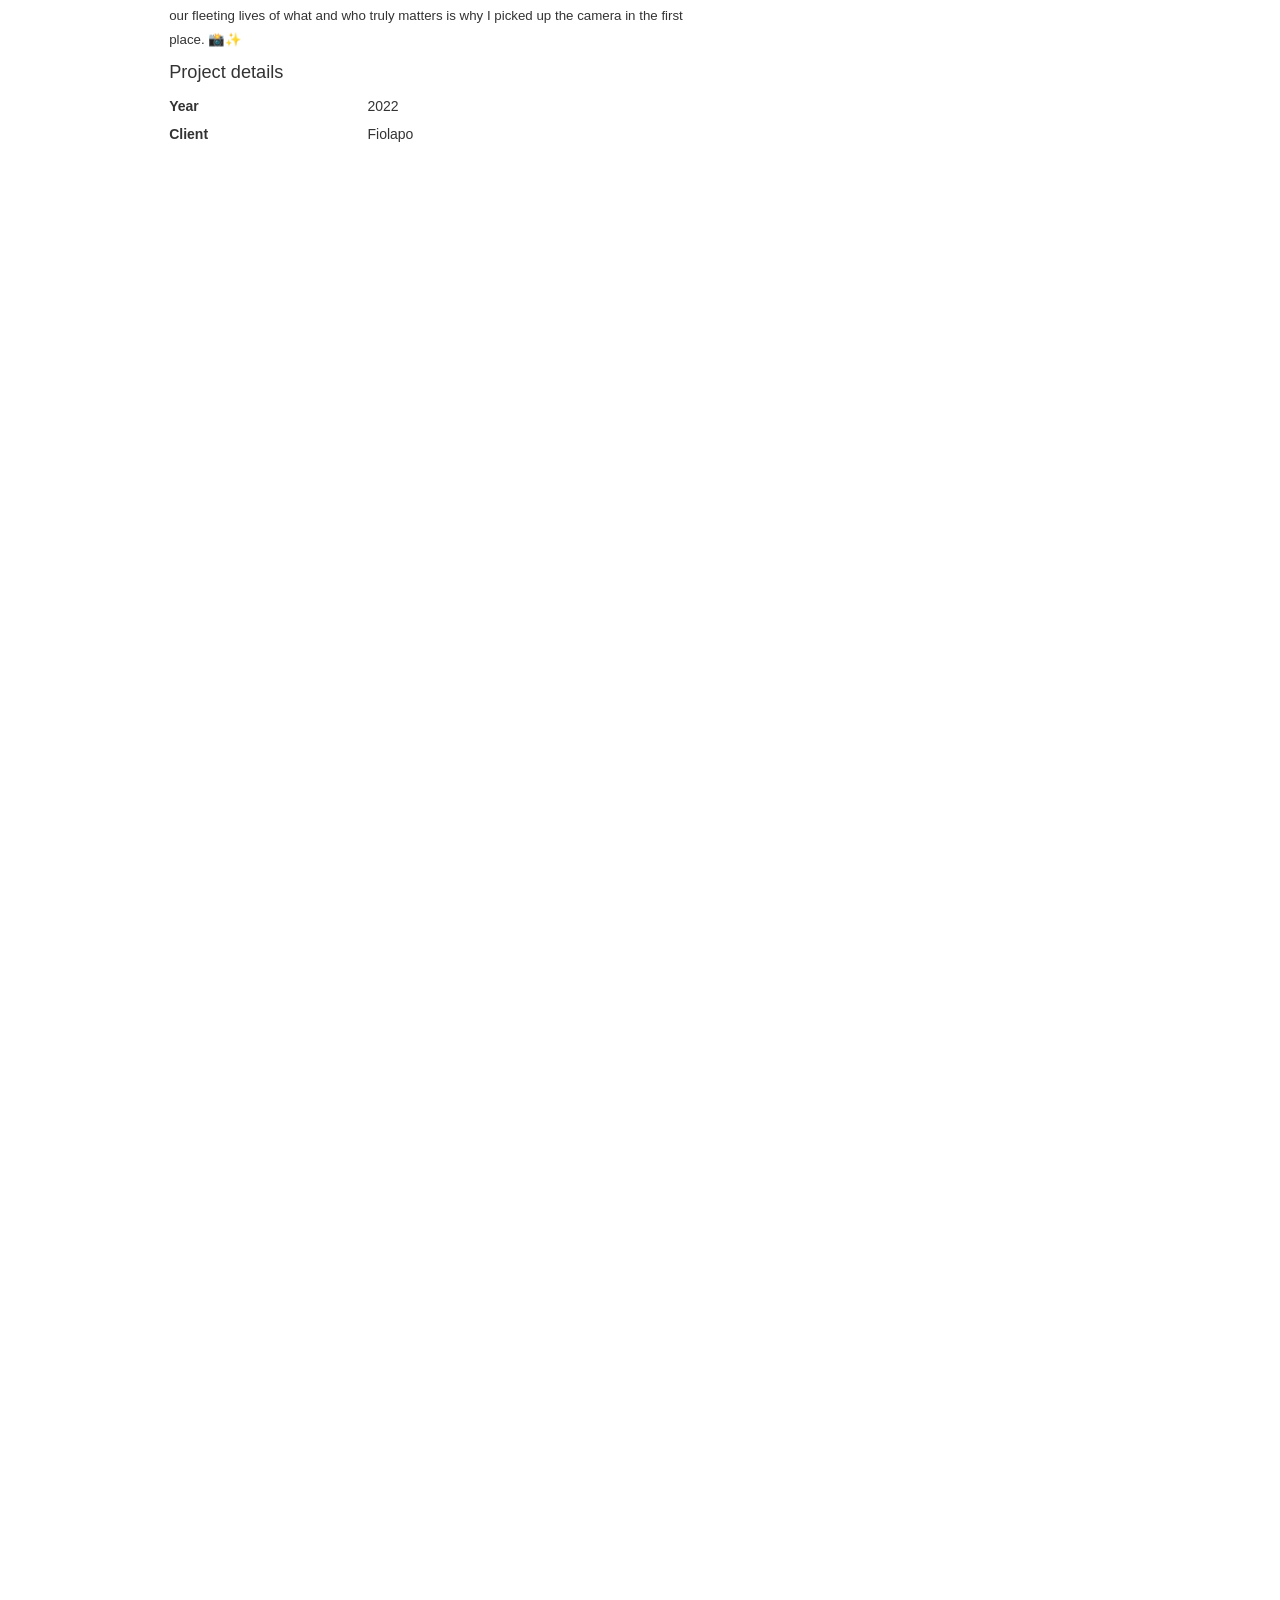
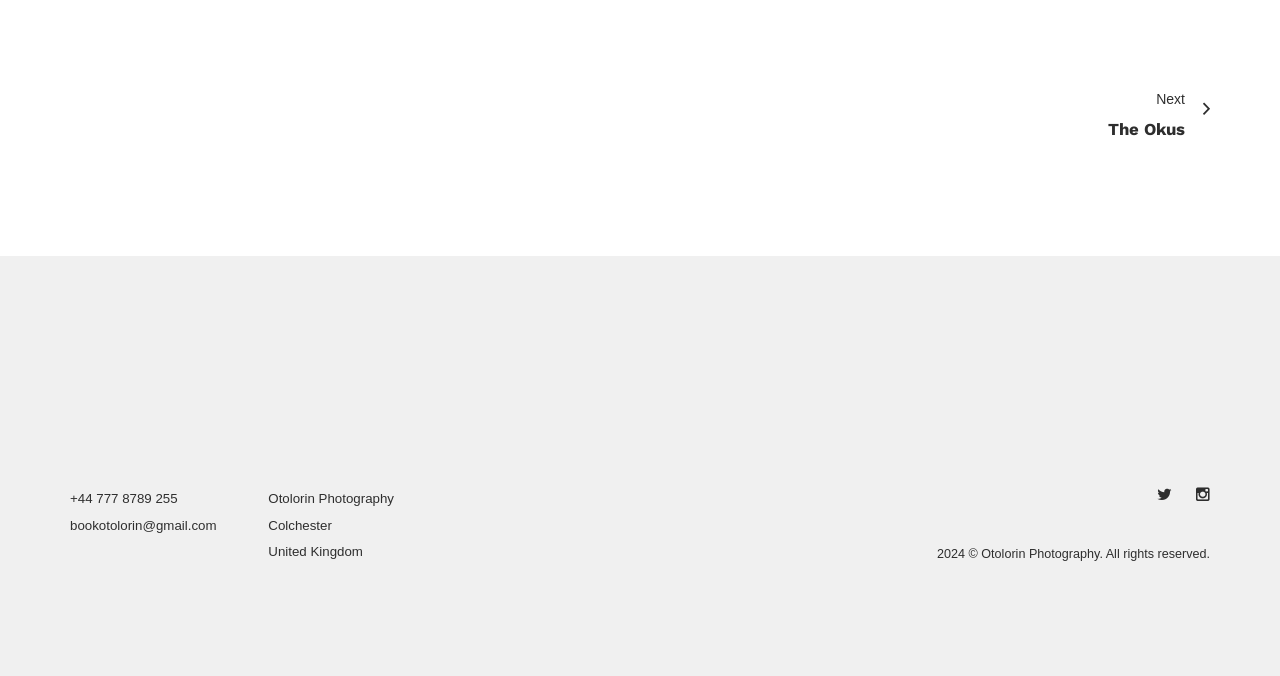
<file: pages/fiolapo.html>
<!DOCTYPE html>
<html>
  <head>
    <title>Otolorin - Fiolapo</title>
    <meta name="viewport" content="width=device-width, initial-scale=1, maximum-scale=1">
    <meta charset="utf-8">
    <link rel="stylesheet" type="text/css" href="../css/core.css">
    <link rel="stylesheet" type="text/css" href="../css/base.css">
    <link rel="stylesheet" type="text/css" href="../css/custom.css">
    <link rel="icon" type="image/png" href="../favicon.png?v=2">
    <script src="../js/assets/jquery.js"></script>
  </head>
  <body>
    <div class="body-overlay"></div>
    <!-- Menu-->
    <div class="nav-container">
        <ul class="nav">
          <li><a href="/index.html">Home</a>
          </li>
          <li><a href="portfolio-3-col.html">Portfolio</a>
            <!-- <ul class="dropdown">
              <li><a href="pages/portfolio-3-col.html">3 Columns - Masonry</a></li>
              <li><a href="pages/portfolio-no-spacing.html">3 Columns - No Spacing</a></li>
              <li><a href="pages/portfolio-lightbox.html">Lightbox Portfolio</a></li>
              <li><a href="pages/portfolio-single.html">Single Item #1</a></li>
              <li><a href="pages/portfolio-single-2.html">Single Item #2</a></li>
            </ul> -->
          </li>
          <li><a href="contact.html">Contact </a>
            <!-- <ul class="dropdown">
              <li><a href="index.html">Home</a></li>
              <li><a href="pages/about-us.html">About Us</a></li>
              <li><a href="pages/about-me.html">About Me</a></li>
              <li><a href="pages/services.html">Services</a></li>
              <li><a href="pages/error-404.html">Error 404</a></li>
              <li><a href="pages/contact.html">Contact</a></li>
            </ul> -->
          </li>
        </ul> 
        <div class="copyright">2024 &copy; Otolorin photography. All rights reserved.</div>
        <div class="exit"></div>
        <ul class="social">
          <li><a href="https://twitter.com/iyanuomotaiwo" class="fa fa-twitter"></a></li>
          <!-- <li><a href="#" class="fa fa-dribbble"></a></li> -->
          <!-- <li><a href="#" class="fa fa-facebook"></a></li> -->
          <li><a href="https://www.instagram.com/oto_lorin/" class="fa fa-instagram"></a></li>
          <!-- <li><a href="#" class="fa fa-pinterest"></a></li> -->
        </ul>
      </div>
    <!-- Wrapper-->
    <div id="wrapper" class="container-fluid smooth-transition">
      <!-- Header-->
      <header>
        <div class="container">
          <!-- Branding--><a href="../index.html" class="brand"> <img alt="" src="../images/logo-black.png" class="dark-brand"><img alt="" src="../images/logo-white.png" class="light-brand"></a>
          <!-- Menu-->
          <div class="menu"></div>
        </div>
      </header>
      <section>
        <div class="container">
          <div class="row">
            <div class="col-md-12">
              <ul class="breadcrumbs">
                <li> <a href="../pages/portfolio-3-col.html">Portfolio</a></li>
                <li>Fiolapo '22</li>
              </ul>
            </div>
          </div>
        </div>
      </section>
      <section class="content">
        <div class="container">
          <div class="content">
            <div class="intro">
              <h1 class="lg">Fiolapo '22</h1>
            </div><a href="../images/fiolapo/01-long.jpg" class="lightbox"><img alt="" src="../images/fiolapo/01.jpg" class="item"></a>
          </div>
        </div>
        <div class="container intro">
          <!-- Content-->
          <div class="content">
            <div class="row">
              <div class="col-md-6 col-md-offset-1">
                <h1 class="title">The Union of Two</h1>
                <p>With genuine love comes genuine beauty, and capturing these frames to remind us through our fleeting lives of what and who truly matters is why I picked up the camera in the first place. 📸✨</p>
              </div>
              <div class="col-md-3 col-md-offset-1">
                <div class="row">
                  <div class="col-md-12">
                    <h4>Project details</h4>
                  </div>
                </div>
                <div class="row">
                  <div class="col-md-4 strong">Year</div>
                  <div class="col-md-8">2022</div>
                </div>
                <div class="row">
                  <div class="col-md-4 strong">Client</div>
                  <div class="col-md-8">Fiolapo</div>
                </div>
                <!-- <div class="row">
                  <div class="col-md-4 strong">Role</div>
                  <div class="col-md-8">Art Direction</div>
                </div> -->
              </div>
            </div>
          </div>
        </div>
        <div class="container content">
          <div class="row"> 
            <div class="col-md-12"> <a href="../images/fiolapo/02-long.jpg" class="lightbox"><img alt="" src="../images/fiolapo/02.jpg" class="item"></a>
              <!-- <div class="row">
                <div class="col-md-6 col-md-offset-3 text-center">
                  <p>This is my workspace, id consequat nulla placerat sed. Donec vel ligula tortor. Duis non augue quam. Ut nec felis vestibulum, luctus ex a, semper enim. Curabitur at pretium nunc.</p>
                </div>
              </div> -->
            </div>
          </div>
          <div class="row"> 
            <div class="col-md-4"><a href="../images/fiolapo/03-long.jpg" class="lightbox"><img alt="" src="../images/fiolapo/03.jpg" class="item"></a></div>
            <div class="col-md-4"><a href="../images/fiolapo/04-long.jpg" class="lightbox"><img alt="" src="../images/fiolapo/04.jpg" class="item"></a></div>
            <div class="col-md-4"><a href="../images/fiolapo/05-long.jpg" class="lightbox"><img alt="" src="../images/fiolapo/05.jpg" class="item"></a></div>
          </div>
        </div>
        <div class="container content">
          <div class="row">
            <div class="col-md-6 col-md-offset-3">
              <blockquote class="item">A love story never gets old</blockquote>
            </div>
          </div>
        </div>
      </section>
      <section class="on-foot">
        <div class="container">
          <div class="row">
            <div class="col-md-6"><a href="../pages/saor.html" class="previous-post">
                <div class="arrow">
                  <!-- <div class="ion-chevron-left"></div> -->
                </div>
                <div class="content">
                  <div class="title"></div>
                  <div class="post-title"></div>
                </div></a></div>
            <div class="col-md-6"><a href="../pages/theokus.html" class="next-post">
                <div class="content">
                  <div class="title">Next</div>
                  <div class="post-title">The Okus</div>
                </div>
                <div class="arrow">
                  <div class="ion-chevron-right"></div>
                </div></a></div>
          </div>
        </div>
      </section>
      <!-- Footer-->
      <footer>
        <div class="container content">
          <div class="row">
            <!-- Contact info-->
            <div class="col-md-2"> 
                <p>+44 777 8789 255<br>bookotolorin@gmail.com</p>
              </div>
              <div class="col-md-2"> 
                <p>Otolorin Photography<br>Colchester<br>United Kingdom</p>
              </div>
              <div class="col-md-8 text-right">
                <!-- Social links-->
                <ul class="social">
                  <li><a href="https://twitter.com/iyanuomotaiwo" class="fa fa-twitter"></a></li>
                  <!-- <li><a href="#" class="fa fa-dribbble"></a></li> -->
                  <!-- <li><a href="#" class="fa fa-facebook"></a></li> -->
                  <li><a href="https://www.instagram.com/oto_lorin/" class="fa fa-instagram"></a></li>
                  <!-- <li><a href="#" class="fa fa-pinterest"></a></li> -->
                </ul>
                <!-- Copyright message-->
                <div class="copyright">2024 &copy; Otolorin Photography. All rights reserved.</div> </div>
            </div>
          </div>
        </div>
      </footer>
    </div>
    <script src="../js/assets/bootstrap.js"></script>
    <script src="../js/assets/imagesloaded.pkgd.min.js"></script>
    <script src="../js/assets/validation.js"></script>
    <script src="../js/assets/masonry.pkgd.min.js"></script>
    <script src="../modules/tera-slider/tera-slider.js"></script>
    <script src="../modules/tera-lightbox/tera-lightbox.js"></script>
    <script src="../js/assets/animsition.js"></script>
    <script src="../js/functions.js"></script>
  </body>
</html>
</file>
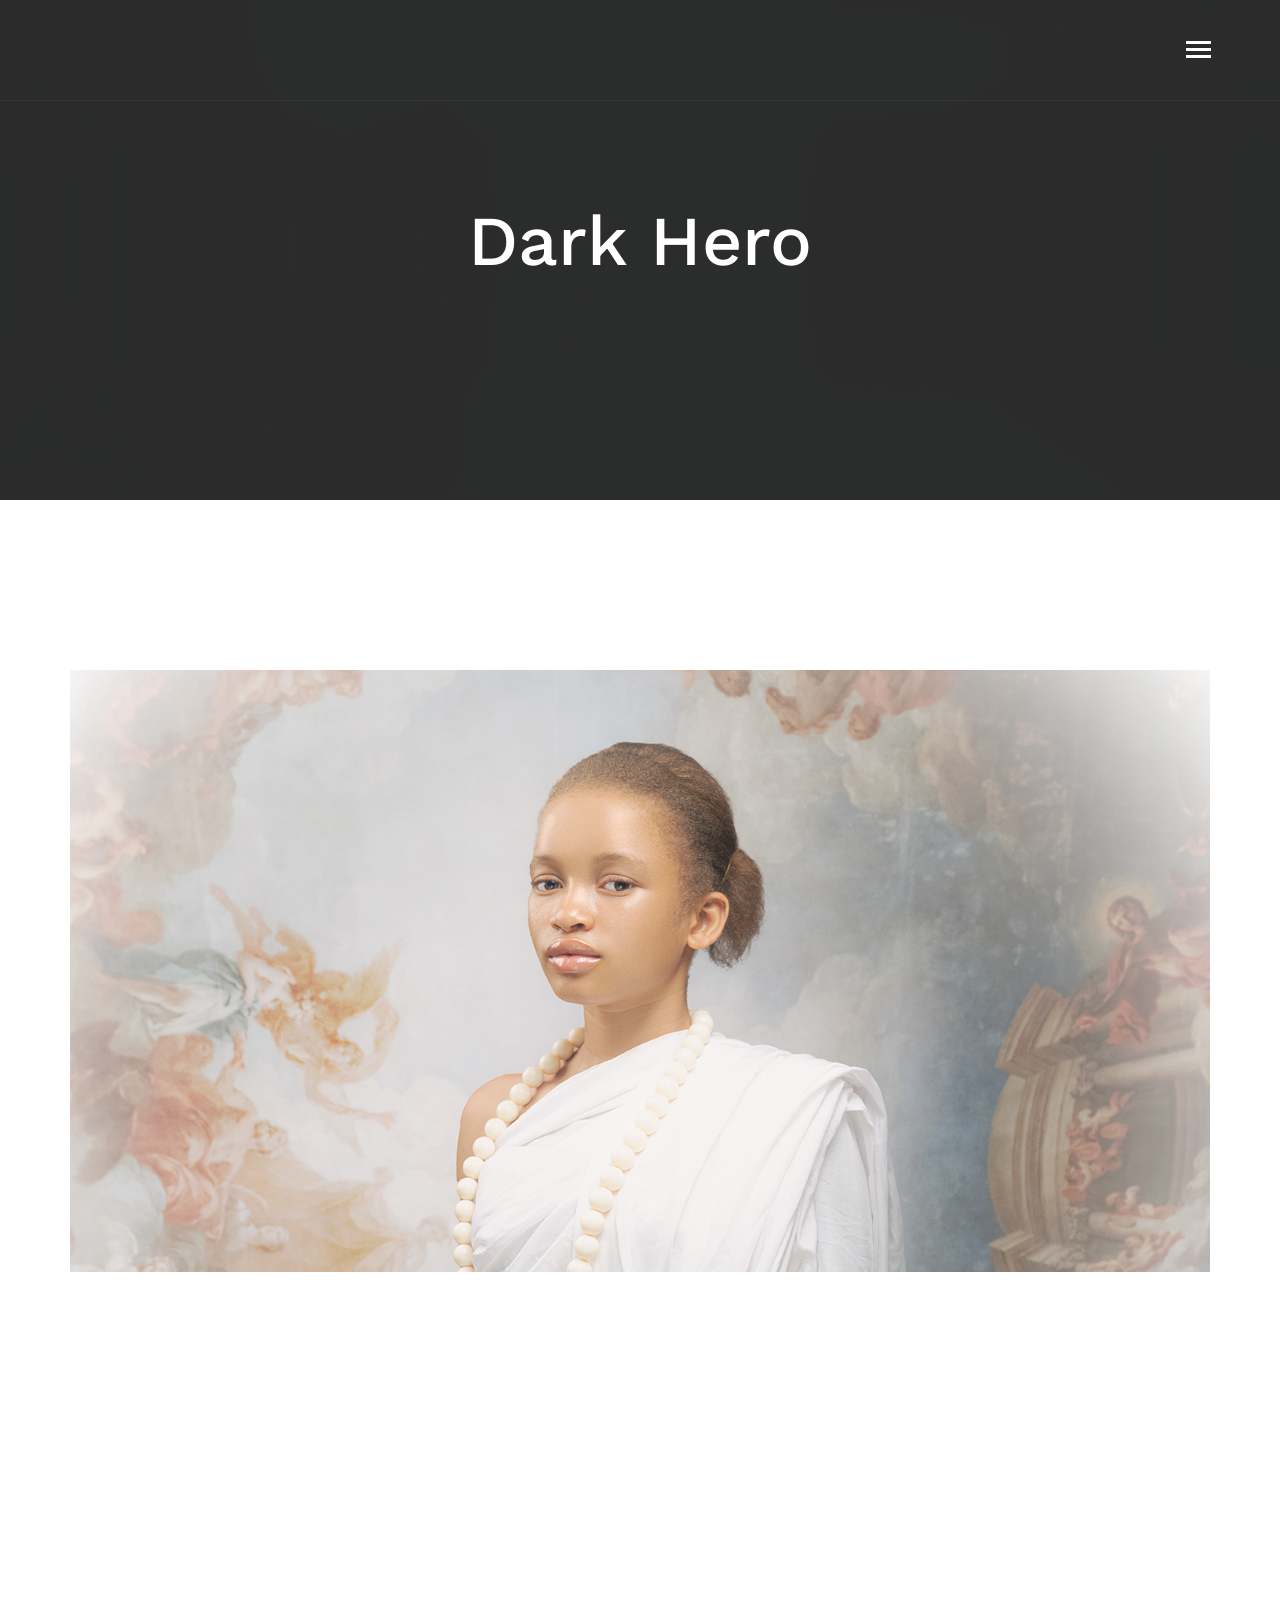
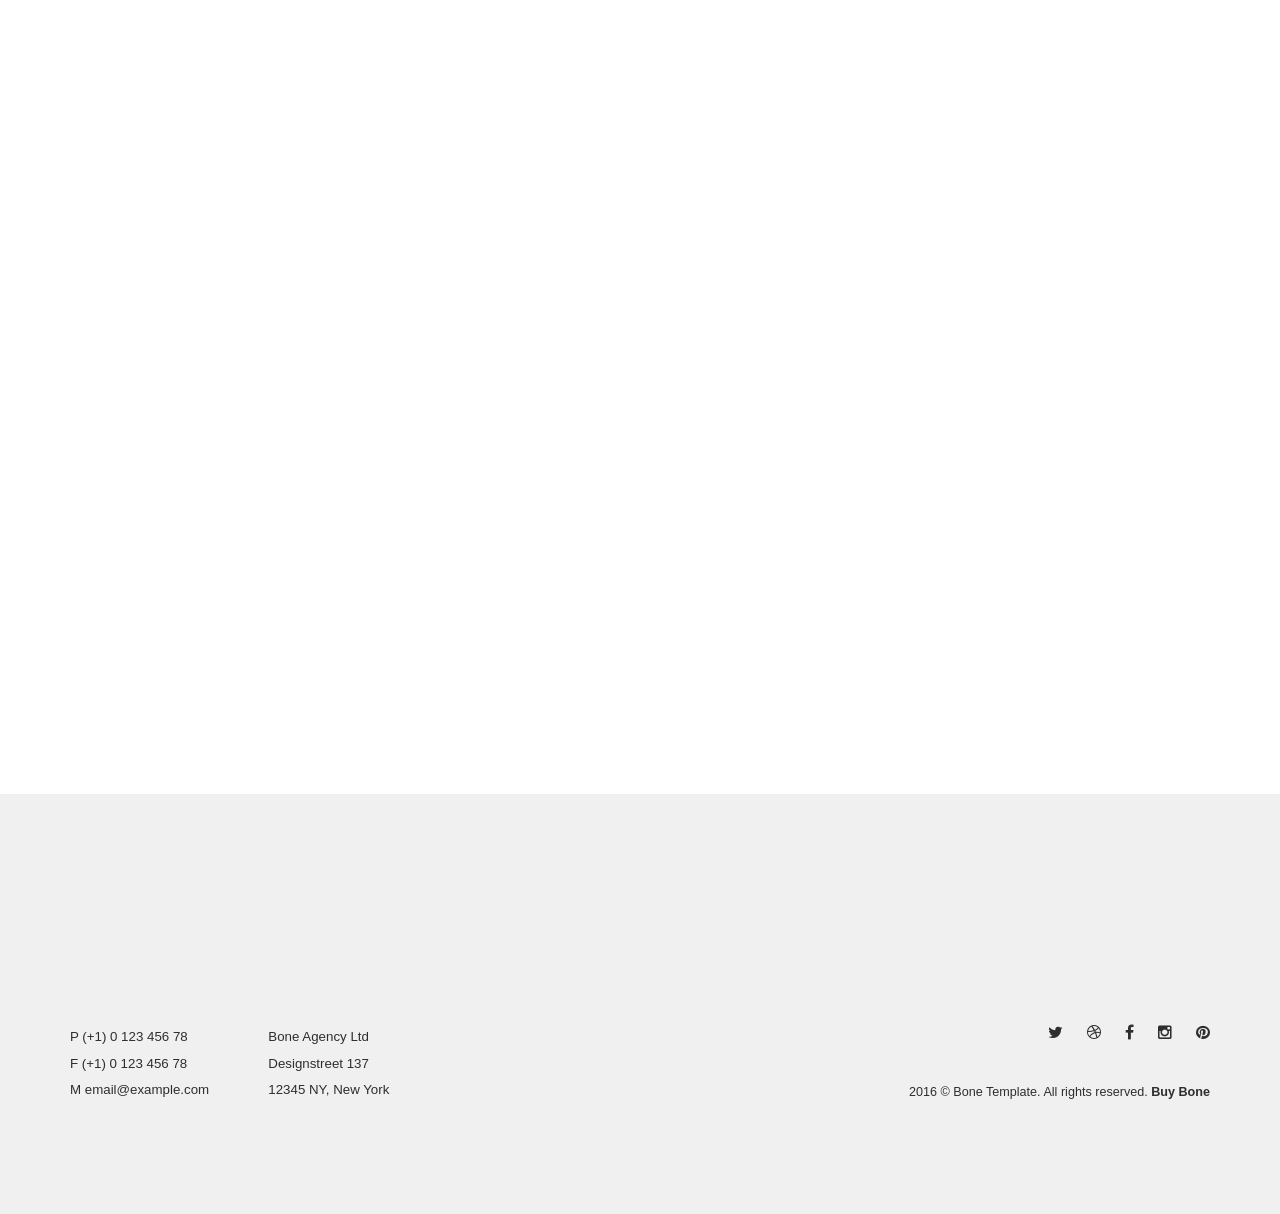
<file: pages/hero-dark.html>
<!DOCTYPE html>
<html>
  <head>
    <title>Bone - Creative Agency Portfolio Template</title>
    <meta name="viewport" content="width=device-width, initial-scale=1, maximum-scale=1">
    <meta charset="utf-8">
    <link rel="stylesheet" type="text/css" href="../css/core.css">
    <link rel="stylesheet" type="text/css" href="../css/base.css">
    <link rel="stylesheet" type="text/css" href="../css/custom.css">
    <link rel="icon" type="image/png" href="../favicon.png?v=2">
    <script src="../js/assets/jquery.js"></script>
  </head>
  <body class="dark-hero">
    <div class="body-overlay"></div>
    <!-- Menu-->
    <div class="nav-container">
      <ul class="nav">
        <li><a href="#">Portfolio </a>
          <ul class="dropdown">
            <li><a href="../pages/portfolio-3-col.html">3 Columns - Masonry</a></li>
            <li><a href="../pages/portfolio-no-spacing.html">3 Columns - No Spacing</a></li>
            <li><a href="../pages/portfolio-lightbox.html">Lightbox Portfolio</a></li>
            <li><a href="../pages/portfolio-single.html">Single Item #1</a></li>
            <li><a href="../pages/portfolio-single-2.html">Single Item #2</a></li>
          </ul>
        </li>
        <li><a href="#">Pages </a>
          <ul class="dropdown">
            <li><a href="../index.html">Home</a></li>
            <li><a href="../pages/about-us.html">About Us</a></li>
            <li><a href="../pages/about-me.html">About Me</a></li>
            <li><a href="../pages/services.html">Services</a></li>
            <li><a href="../pages/error-404.html">Error 404</a></li>
            <li><a href="../pages/contact.html">Contact</a></li>
          </ul>
        </li>
        <li><a href="#">Blog </a>
          <ul class="dropdown">
            <li><a href="../pages/blog.html">Blog - Classic</a></li>
            <li><a href="../pages/blog-images.html">Blog - Thumbs</a></li>
            <li><a href="../pages/blog-post.html">Post - Classic</a></li>
            <li><a href="../pages/blog-post-image.html">Post - Hero</a></li>
          </ul>
        </li>
        <li><a href="#">Features </a>
          <ul class="dropdown">
            <li><a href="../pages/hero-fs.html">Fullscreen Hero</a></li>
            <li><a href="../pages/hero-dark.html">Dark Hero</a></li>
            <li><a href="../pages/boxed-layout.html">Boxed Layout</a></li>
            <li><a href="../pages/tera-slider.html">Tera Slider <span class="label">3.1</span></a></li>
            <li><a href="../pages/tera-carousel.html">Carousel</a></li>
            <li><a href="../pages/elements.html">Elements</a></li>
            <li><a href="../pages/menu-classic.html">Classic Menu</a></li>
            <li><a href="../pages/one-page.html">One-page Website</a></li>
          </ul>
        </li>
        <li><a href="#">Shop </a>
          <ul class="dropdown">
            <li><a href="../pages/shop.html">Shop overview</a></li>
            <li><a href="../pages/product.html">Product page</a></li>
            <li><a href="../pages/cart.html">Cart</a></li>
          </ul>
        </li>
        <li><a href="http://themeforest.net/item/bone-responsive-agency-portfolio-html-template/15299321">Buy Bone  </a></li>
      </ul>
      <div class="copyright">2016 &copy; Bone Template. All rights reserved.</div>
      <div class="exit"></div>
      <ul class="social">
        <li><a href="#" class="fa fa-twitter"></a></li>
        <li><a href="#" class="fa fa-dribbble"></a></li>
        <li><a href="#" class="fa fa-facebook"></a></li>
        <li><a href="#" class="fa fa-instagram"></a></li>
        <li><a href="#" class="fa fa-pinterest"></a></li>
      </ul>
    </div>
    <!-- Wrapper-->
    <div id="wrapper" class="container-fluid smooth-transition">
      <!-- Header-->
      <header>
        <div class="container">
          <!-- Branding--><a href="../index.html" class="brand"> <img alt="" src="../images/logo-black.svg" class="dark-brand"><img alt="" src="../images/logo-white.svg" class="light-brand"></a>
          <!-- Menu-->
          <div class="menu"></div>
        </div>
      </header>
      <!-- Hero-->
      <section class="hero dark vcenter">
        <!-- Background-->
        <div style="background-image: url(../images/04.jpg);" class="bg faded parallax"></div>
        <div class="container text-center">
          <!-- Content-->
          <div class="content">
            <h1 class="lg">Dark Hero</h1>
          </div>
        </div>
      </section>
      <section>
        <div class="container content">
          <div class="row"> 
            <div class="col-md-12"><img alt="" src="../images/02.jpg" class="item"><img alt="" src="../images/03.jpg" class="item"></div>
          </div>
        </div>
        <div class="container content">
          <div class="row">
            <div class="col-md-6 col-md-offset-3">
              <blockquote class="item">Quitters don't win. Winners don't quit.</blockquote>
            </div>
          </div>
        </div>
        <div class="container content">
          <div class="row"> 
            <div class="col-md-4"><img alt="" src="../images/05.jpg" class="item"></div>
            <div class="col-md-4"><img alt="" src="../images/06.jpg" class="item"></div>
            <div class="col-md-4"><img alt="" src="../images/07.jpg" class="item"></div>
          </div>
        </div>
      </section>
      <!-- Footer-->
      <footer>
        <div class="container content">
          <div class="row">
            <!-- Contact info-->
            <div class="col-md-2"> 
              <p>P (+1) 0 123 456 78<br>F (+1) 0 123 456 78<br>M email@example.com</p>
            </div>
            <div class="col-md-2"> 
              <p>Bone Agency Ltd<br>Designstreet 137<br>12345 NY, New York</p>
            </div>
            <div class="col-md-8 text-right">
              <!-- Social links-->
              <ul class="social">
                <li><a href="#" class="fa fa-twitter"></a></li>
                <li><a href="#" class="fa fa-dribbble"></a></li>
                <li><a href="#" class="fa fa-facebook"></a></li>
                <li><a href="#" class="fa fa-instagram"></a></li>
                <li><a href="#" class="fa fa-pinterest"></a></li>
              </ul>
              <!-- Copyright message-->
              <div class="copyright">2016 &copy; Bone Template. All rights reserved. <a href="http://themeforest.net/item/bone-responsive-agency-portfolio-html-template/15299321">Buy Bone</a></div>
            </div>
          </div>
        </div>
      </footer>
    </div>
    <script src="../js/assets/bootstrap.js"></script>
    <script src="../js/assets/imagesloaded.pkgd.min.js"></script>
    <script src="../js/assets/validation.js"></script>
    <script src="../js/assets/masonry.pkgd.min.js"></script>
    <script src="../modules/tera-slider/tera-slider.js"></script>
    <script src="../modules/tera-lightbox/tera-lightbox.js"></script>
    <script src="../js/assets/animsition.js"></script>
    <script src="../js/functions.js"></script>
  </body>
</html>
</file>
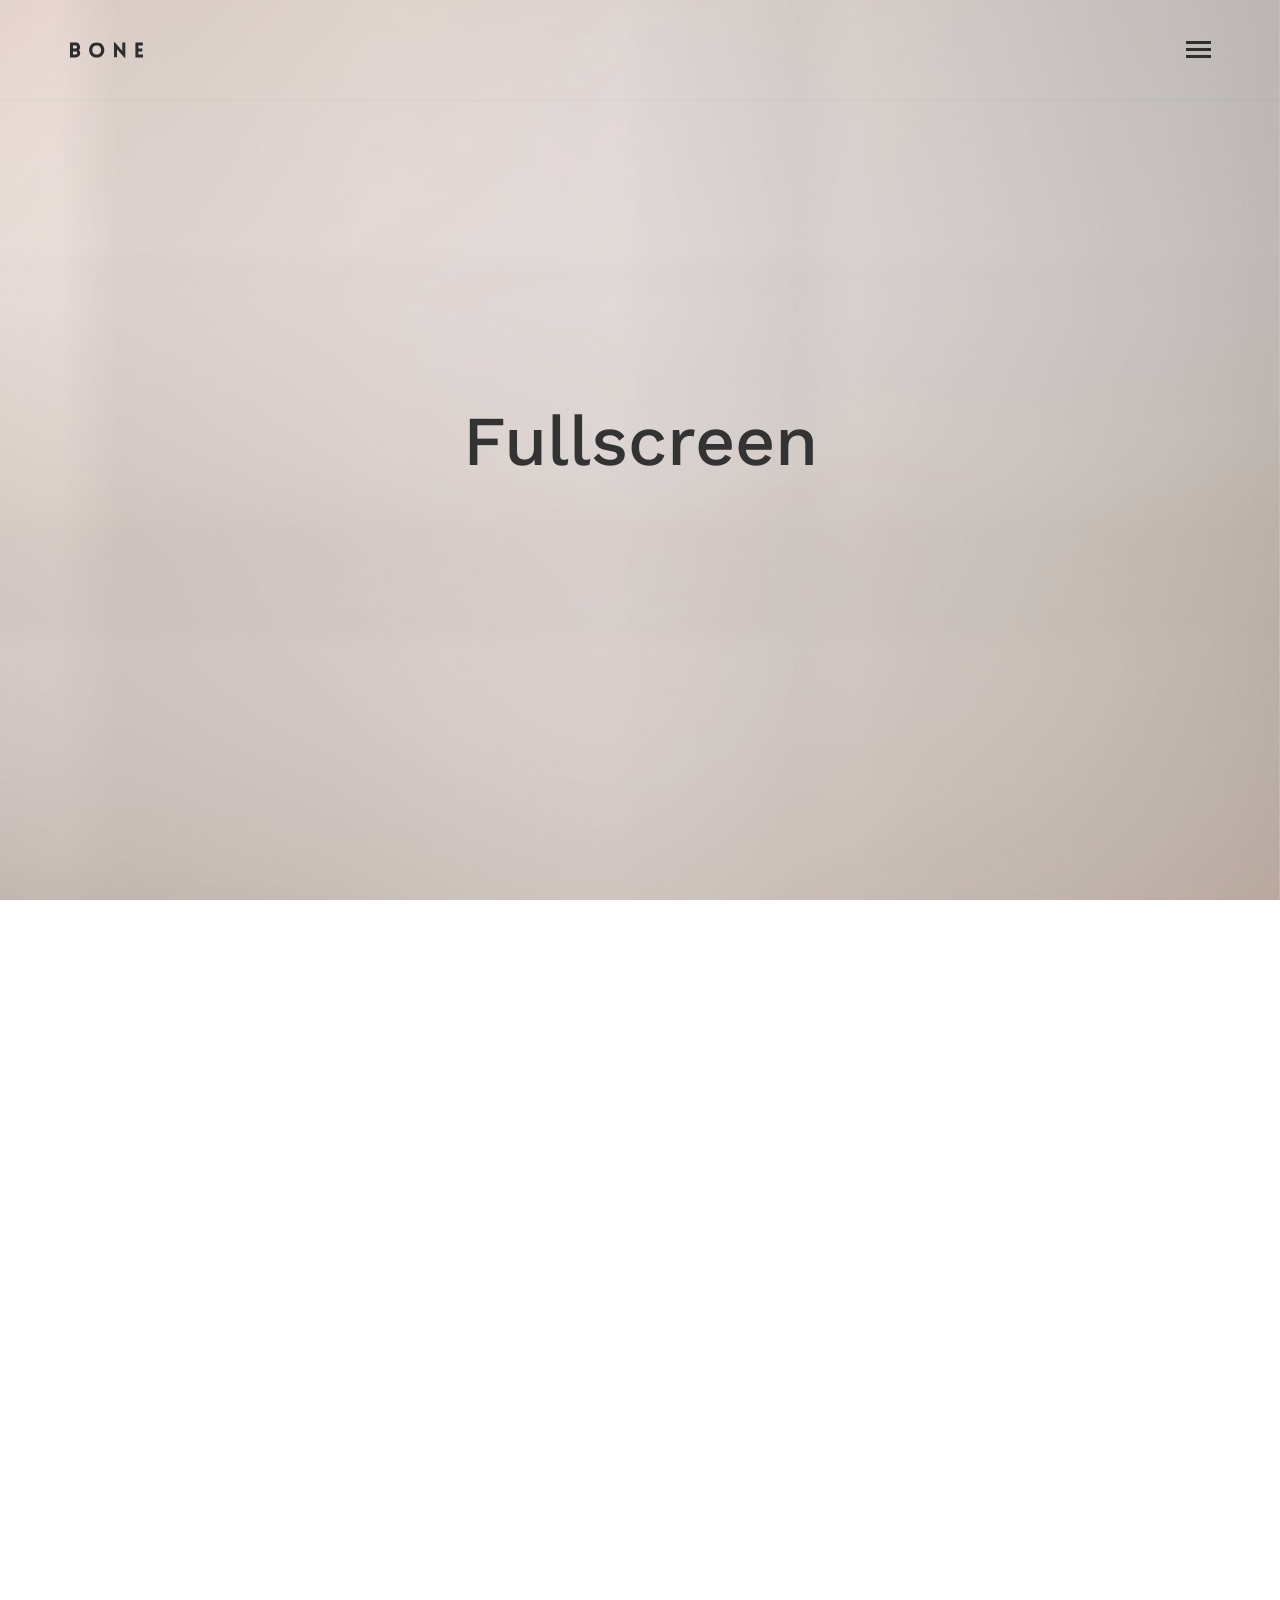
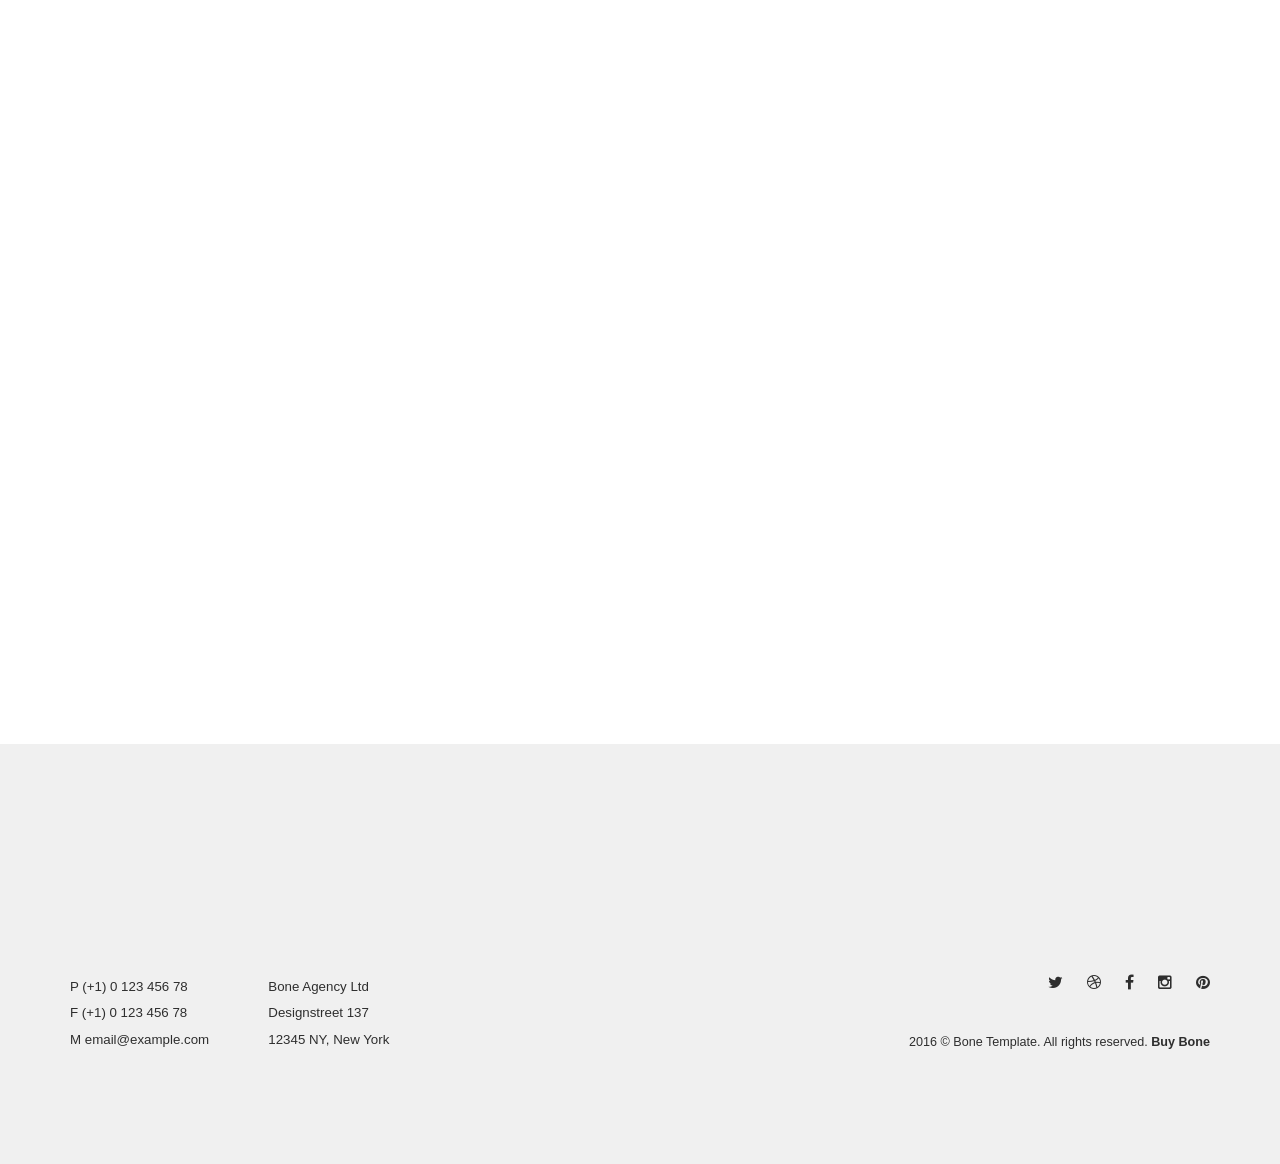
<file: pages/hero-fs.html>
<!DOCTYPE html>
<html>
  <head>
    <title>Bone - Creative Agency Portfolio Template</title>
    <meta name="viewport" content="width=device-width, initial-scale=1, maximum-scale=1">
    <meta charset="utf-8">
    <link rel="stylesheet" type="text/css" href="../css/core.css">
    <link rel="stylesheet" type="text/css" href="../css/base.css">
    <link rel="stylesheet" type="text/css" href="../css/custom.css">
    <link rel="icon" type="image/png" href="../favicon.png?v=2">
    <script src="../js/assets/jquery.js"></script>
  </head>
  <body>
    <div class="body-overlay"></div>
    <!-- Menu-->
    <div class="nav-container">
      <ul class="nav">
        <li><a href="#">Portfolio </a>
          <ul class="dropdown">
            <li><a href="../pages/portfolio-3-col.html">3 Columns - Masonry</a></li>
            <li><a href="../pages/portfolio-no-spacing.html">3 Columns - No Spacing</a></li>
            <li><a href="../pages/portfolio-lightbox.html">Lightbox Portfolio</a></li>
            <li><a href="../pages/portfolio-single.html">Single Item #1</a></li>
            <li><a href="../pages/portfolio-single-2.html">Single Item #2</a></li>
          </ul>
        </li>
        <li><a href="#">Pages </a>
          <ul class="dropdown">
            <li><a href="../index.html">Home</a></li>
            <li><a href="../pages/about-us.html">About Us</a></li>
            <li><a href="../pages/about-me.html">About Me</a></li>
            <li><a href="../pages/services.html">Services</a></li>
            <li><a href="../pages/error-404.html">Error 404</a></li>
            <li><a href="../pages/contact.html">Contact</a></li>
          </ul>
        </li>
        <li><a href="#">Blog </a>
          <ul class="dropdown">
            <li><a href="../pages/blog.html">Blog - Classic</a></li>
            <li><a href="../pages/blog-images.html">Blog - Thumbs</a></li>
            <li><a href="../pages/blog-post.html">Post - Classic</a></li>
            <li><a href="../pages/blog-post-image.html">Post - Hero</a></li>
          </ul>
        </li>
        <li><a href="#">Features </a>
          <ul class="dropdown">
            <li><a href="../pages/hero-fs.html">Fullscreen Hero</a></li>
            <li><a href="../pages/hero-dark.html">Dark Hero</a></li>
            <li><a href="../pages/boxed-layout.html">Boxed Layout</a></li>
            <li><a href="../pages/tera-slider.html">Tera Slider <span class="label">3.1</span></a></li>
            <li><a href="../pages/tera-carousel.html">Carousel</a></li>
            <li><a href="../pages/elements.html">Elements</a></li>
            <li><a href="../pages/menu-classic.html">Classic Menu</a></li>
            <li><a href="../pages/one-page.html">One-page Website</a></li>
          </ul>
        </li>
        <li><a href="#">Shop </a>
          <ul class="dropdown">
            <li><a href="../pages/shop.html">Shop overview</a></li>
            <li><a href="../pages/product.html">Product page</a></li>
            <li><a href="../pages/cart.html">Cart</a></li>
          </ul>
        </li>
        <li><a href="http://themeforest.net/item/bone-responsive-agency-portfolio-html-template/15299321">Buy Bone  </a></li>
      </ul>
      <div class="copyright">2016 &copy; Bone Template. All rights reserved.</div>
      <div class="exit"></div>
      <ul class="social">
        <li><a href="#" class="fa fa-twitter"></a></li>
        <li><a href="#" class="fa fa-dribbble"></a></li>
        <li><a href="#" class="fa fa-facebook"></a></li>
        <li><a href="#" class="fa fa-instagram"></a></li>
        <li><a href="#" class="fa fa-pinterest"></a></li>
      </ul>
    </div>
    <!-- Wrapper-->
    <div id="wrapper" class="container-fluid smooth-transition">
      <!-- Header-->
      <header>
        <div class="container">
          <!-- Branding--><a href="../index.html" class="brand"> <img alt="" src="../images/logo-black.svg" class="dark-brand"><img alt="" src="../images/logo-white.svg" class="light-brand"></a>
          <!-- Menu-->
          <div class="menu"></div>
        </div>
      </header>
      <!-- Hero-->
      <section class="hero fs vcenter">
        <!-- Background-->
        <div style="background-image: url(../images/office/05.jpg);" class="bg faded-subtle parallax"></div>
        <div class="container text-center">
          <!-- Content-->
          <div class="content">
            <h1 class="lg">Fullscreen</h1>
          </div>
        </div>
      </section>
      <section>
        <div class="container content">
          <div class="row"> 
            <div class="col-md-12"><img alt="" src="../images/office/02.jpg" class="item"><img alt="" src="../images/office/03.jpg" class="item"><img alt="" src="../images/office/04.jpg" class="item"></div>
          </div>
        </div>
        <div class="container content">
          <div class="row">
            <div class="col-md-6 col-md-offset-3">
              <blockquote class="item">Quitters don't win. Winners don't quit.</blockquote>
            </div>
          </div>
        </div>
        <div class="container content"> 
          <div class="row"> 
            <div class="col-md-4"><img alt="" src="../images/05.jpg" class="item"></div>
            <div class="col-md-4"><img alt="" src="../images/06.jpg" class="item"></div>
            <div class="col-md-4"><img alt="" src="../images/07.jpg" class="item"></div>
          </div>
        </div>
      </section>
      <!-- Footer-->
      <footer>
        <div class="container content">
          <div class="row">
            <!-- Contact info-->
            <div class="col-md-2"> 
              <p>P (+1) 0 123 456 78<br>F (+1) 0 123 456 78<br>M email@example.com</p>
            </div>
            <div class="col-md-2"> 
              <p>Bone Agency Ltd<br>Designstreet 137<br>12345 NY, New York</p>
            </div>
            <div class="col-md-8 text-right">
              <!-- Social links-->
              <ul class="social">
                <li><a href="#" class="fa fa-twitter"></a></li>
                <li><a href="#" class="fa fa-dribbble"></a></li>
                <li><a href="#" class="fa fa-facebook"></a></li>
                <li><a href="#" class="fa fa-instagram"></a></li>
                <li><a href="#" class="fa fa-pinterest"></a></li>
              </ul>
              <!-- Copyright message-->
              <div class="copyright">2016 &copy; Bone Template. All rights reserved. <a href="http://themeforest.net/item/bone-responsive-agency-portfolio-html-template/15299321">Buy Bone</a></div>
            </div>
          </div>
        </div>
      </footer>
    </div>
    <script src="../js/assets/bootstrap.js"></script>
    <script src="../js/assets/imagesloaded.pkgd.min.js"></script>
    <script src="../js/assets/validation.js"></script>
    <script src="../js/assets/masonry.pkgd.min.js"></script>
    <script src="../modules/tera-slider/tera-slider.js"></script>
    <script src="../modules/tera-lightbox/tera-lightbox.js"></script>
    <script src="../js/assets/animsition.js"></script>
    <script src="../js/functions.js"></script>
  </body>
</html>
</file>
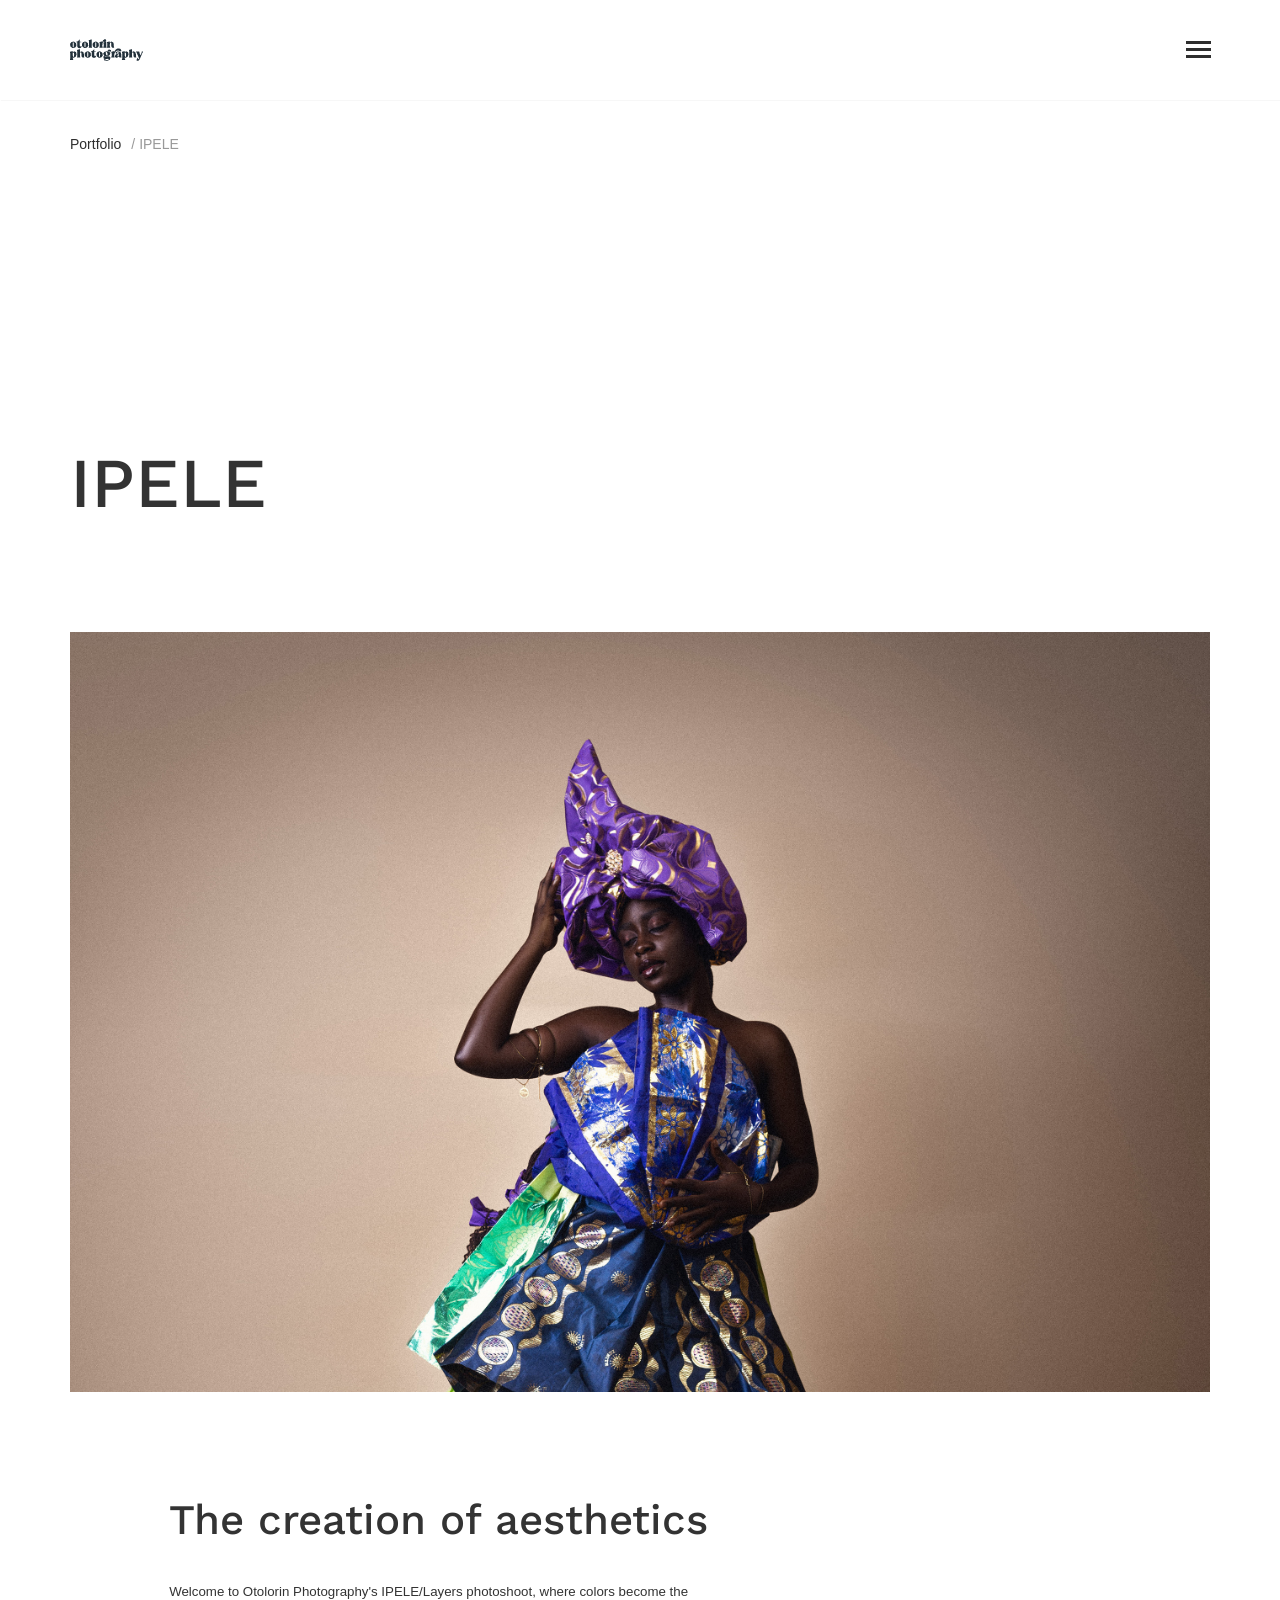
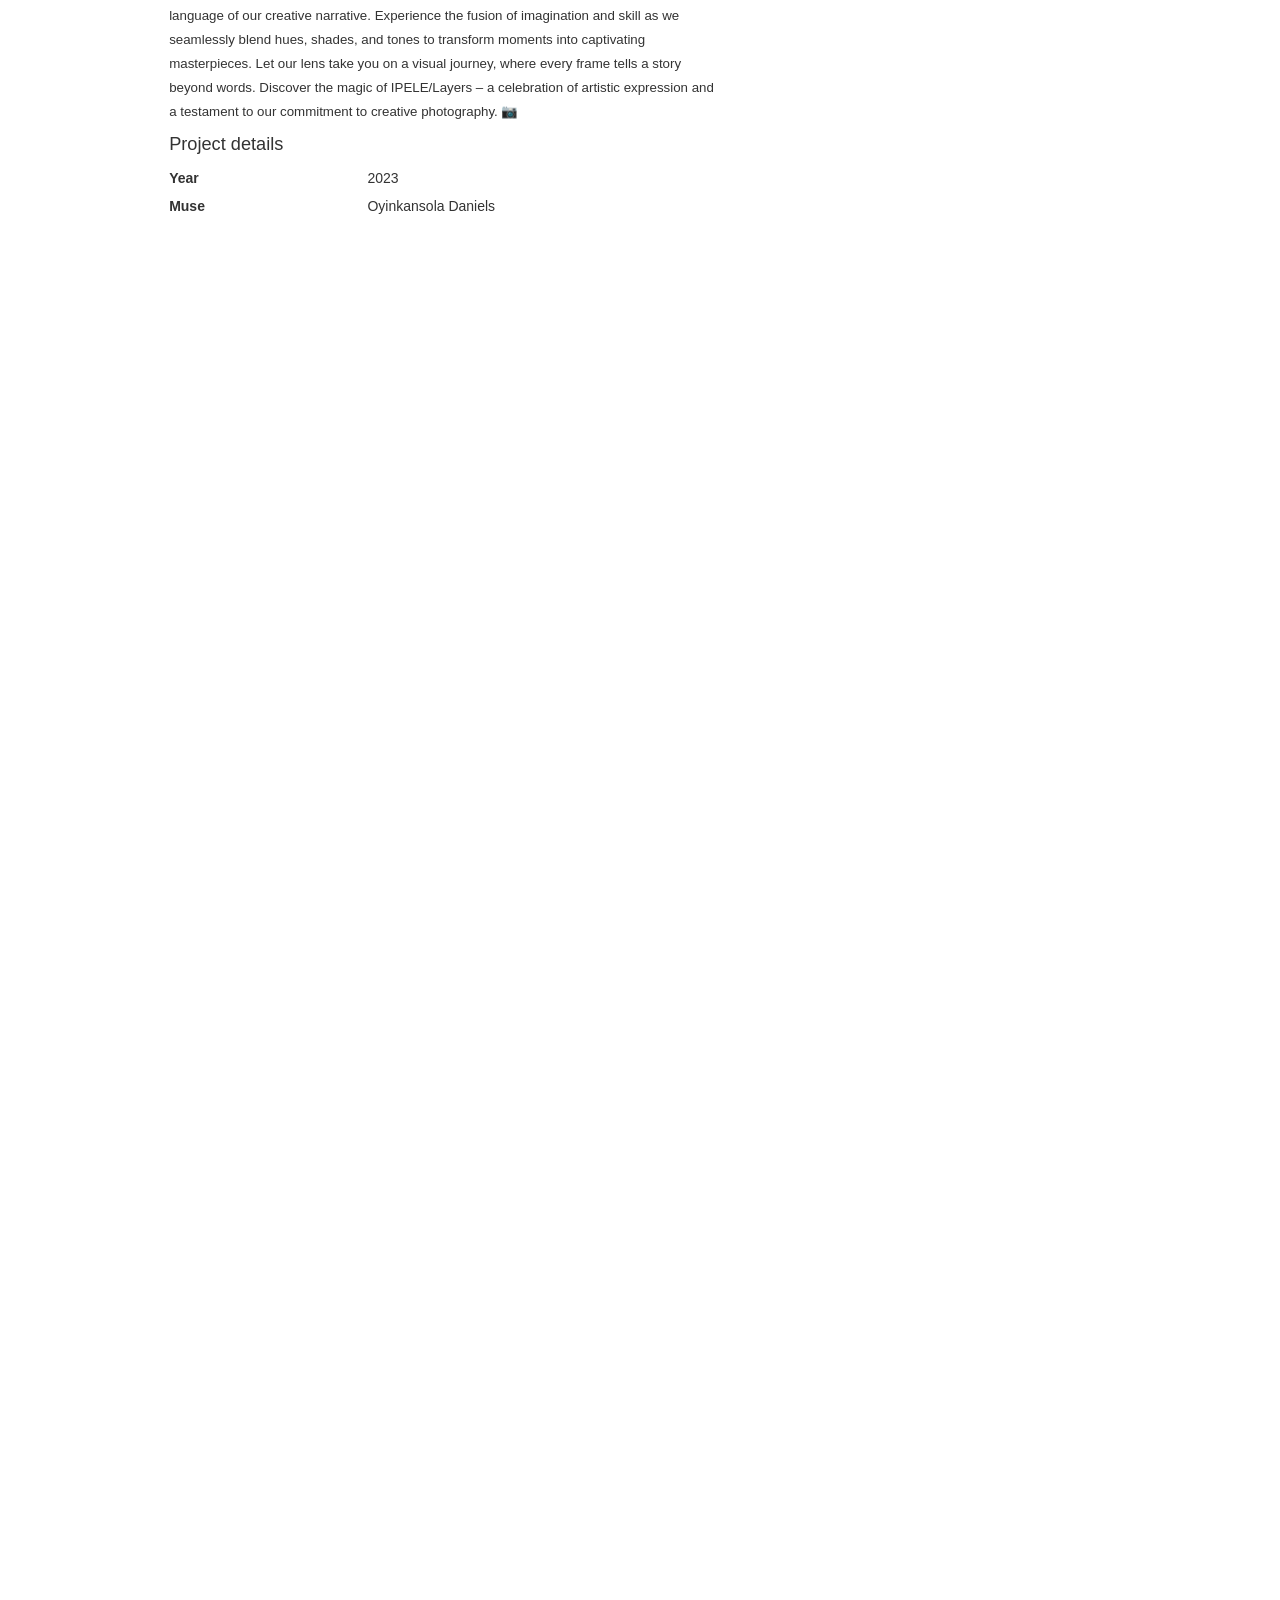
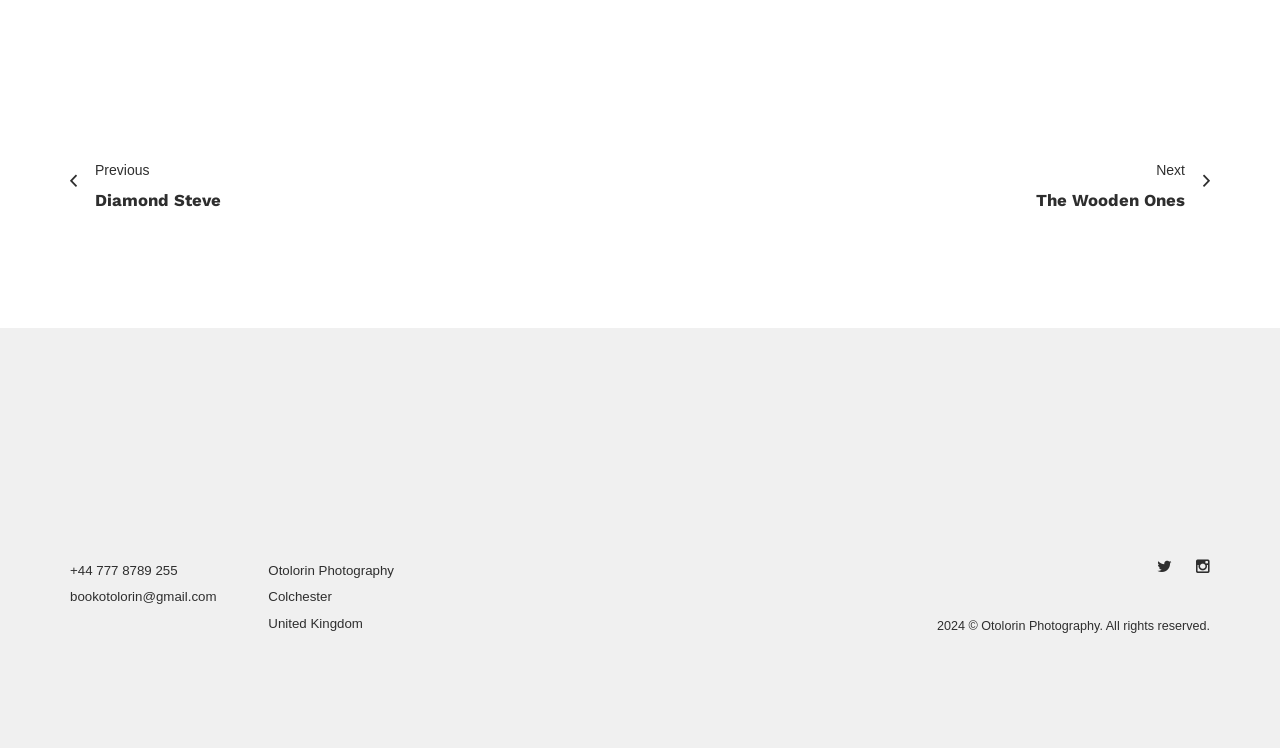
<file: pages/ipele.html>
<!DOCTYPE html>
<html>
  <head>
    <title>Otolorin - IPELE</title>
    <meta name="viewport" content="width=device-width, initial-scale=1, maximum-scale=1">
    <meta charset="utf-8">
    <link rel="stylesheet" type="text/css" href="../css/core.css">
    <link rel="stylesheet" type="text/css" href="../css/base.css">
    <link rel="stylesheet" type="text/css" href="../css/custom.css">
    <link rel="icon" type="image/png" href="../favicon.png?v=2">
    <script src="../js/assets/jquery.js"></script>
  </head>
  <body>
    <div class="body-overlay"></div>
    <!-- Menu-->
    <div class="nav-container">
        <ul class="nav">
          <li><a href="/index.html">Home</a>
          </li>
          <li><a href="portfolio-3-col.html">Portfolio</a>
            <!-- <ul class="dropdown">
              <li><a href="pages/portfolio-3-col.html">3 Columns - Masonry</a></li>
              <li><a href="pages/portfolio-no-spacing.html">3 Columns - No Spacing</a></li>
              <li><a href="pages/portfolio-lightbox.html">Lightbox Portfolio</a></li>
              <li><a href="pages/portfolio-single.html">Single Item #1</a></li>
              <li><a href="pages/portfolio-single-2.html">Single Item #2</a></li>
            </ul> -->
          </li>
          <li><a href="contact.html">Contact </a>
            <!-- <ul class="dropdown">
              <li><a href="index.html">Home</a></li>
              <li><a href="pages/about-us.html">About Us</a></li>
              <li><a href="pages/about-me.html">About Me</a></li>
              <li><a href="pages/services.html">Services</a></li>
              <li><a href="pages/error-404.html">Error 404</a></li>
              <li><a href="pages/contact.html">Contact</a></li>
            </ul> -->
          </li>
        </ul> 
        <div class="copyright">2024 &copy; Otolorin photography. All rights reserved.</div>
        <div class="exit"></div>
        <ul class="social">
          <li><a href="https://twitter.com/iyanuomotaiwo" class="fa fa-twitter"></a></li>
          <!-- <li><a href="#" class="fa fa-dribbble"></a></li> -->
          <!-- <li><a href="#" class="fa fa-facebook"></a></li> -->
          <li><a href="https://www.instagram.com/oto_lorin/" class="fa fa-instagram"></a></li>
          <!-- <li><a href="#" class="fa fa-pinterest"></a></li> -->
        </ul>
      </div>
    <!-- Wrapper-->
    <div id="wrapper" class="container-fluid smooth-transition">
      <!-- Header-->
      <header>
        <div class="container">
          <!-- Branding--><a href="../index.html" class="brand"> <img alt="" src="../images/logo-black.png" class="dark-brand"><img alt="" src="../images/logo-white.png" class="light-brand"></a>
          <!-- Menu-->
          <div class="menu"></div>
        </div>
      </header>
      <section>
        <div class="container">
          <div class="row">
            <div class="col-md-12">
              <ul class="breadcrumbs">
                <li> <a href="../pages/portfolio-3-col.html">Portfolio</a></li>
                <li>IPELE</li>
              </ul>
            </div>
          </div>
        </div>
      </section>
      <section class="content">
        <div class="container">
          <div class="content">
            <div class="intro">
              <h1 class="lg">IPELE</h1>
            </div><a href="../images/IPELE/01-long.jpg" class="lightbox"><img alt="" src="../images/IPELE/01.jpg" class="item"></a>
          </div>
        </div>
        <div class="container intro">
          <!-- Content-->
          <div class="content">
            <div class="row">
              <div class="col-md-6 col-md-offset-1">
                <h1 class="title">The creation of aesthetics</h1>
                <p>Welcome to Otolorin Photography's IPELE/Layers photoshoot, where colors become the language of our creative narrative. Experience the fusion of imagination and skill as we seamlessly blend hues, shades, and tones to transform moments into captivating masterpieces. Let our lens take you on a visual journey, where every frame tells a story beyond words. Discover the magic of IPELE/Layers – a celebration of artistic expression and a testament to our commitment to creative photography. 📷</p>
              </div>
              <div class="col-md-3 col-md-offset-1">
                <div class="row">
                  <div class="col-md-12">
                    <h4>Project details</h4>
                  </div>
                </div>
                <div class="row">
                  <div class="col-md-4 strong">Year</div>
                  <div class="col-md-8">2023</div>
                </div>
                <div class="row">
                  <div class="col-md-4 strong">Muse</div>
                  <div class="col-md-8">Oyinkansola Daniels</div>
                </div>
                <!-- <div class="row">
                  <div class="col-md-4 strong">Role</div>
                  <div class="col-md-8">Art Direction</div>
                </div> -->
              </div>
            </div>
          </div>
        </div>
        <div class="container content">
          <div class="row"> 
            <div class="col-md-12"> <a href="../images/IPELE/02-long.jpg" class="lightbox"><img alt="" src="../images/IPELE/02.jpg" class="item"></a>
              <!-- <div class="row">
                <div class="col-md-6 col-md-offset-3 text-center">
                  <p>This is my workspace, id consequat nulla placerat sed. Donec vel ligula tortor. Duis non augue quam. Ut nec felis vestibulum, luctus ex a, semper enim. Curabitur at pretium nunc.</p>
                </div>
              </div> -->
            </div>
          </div>
          <div class="row"> 
            <div class="col-md-4"><a href="../images/IPELE/03-long.jpg" class="lightbox"><img alt="" src="../images/IPELE/03.jpg" class="item"></a></div>
            <div class="col-md-4"><a href="../images/IPELE/04-long.jpg" class="lightbox"><img alt="" src="../images/IPELE/04.jpg" class="item"></a></div>
            <div class="col-md-4"><a href="../images/IPELE/05-long.jpg" class="lightbox"><img alt="" src="../images/IPELE/05.jpg" class="item"></a></div>
          </div>
        </div>
        <div class="container content">
          <div class="row">
            <div class="col-md-6 col-md-offset-3">
              <blockquote class="item">Crazy, right?!</blockquote>
            </div>
          </div>
        </div>
      </section>
      <section class="on-foot">
        <div class="container">
          <div class="row">
            <div class="col-md-6"><a href="../pages/diamondsteve.html" class="previous-post">
                <div class="arrow">
                  <div class="ion-chevron-left"></div>
                </div>
                <div class="content">
                  <div class="title">Previous</div>
                  <div class="post-title">Diamond Steve</div>
                </div></a></div>
            <div class="col-md-6"><a href="../pages/woodenones.html" class="next-post">
                <div class="content">
                  <div class="title">Next</div>
                  <div class="post-title">The Wooden Ones</div>
                </div>
                <div class="arrow">
                  <div class="ion-chevron-right"></div>
                </div></a></div>
          </div>
        </div>
      </section>
      <!-- Footer-->
      <footer>
        <div class="container content">
          <div class="row">
            <!-- Contact info-->
            <div class="col-md-2"> 
                <p>+44 777 8789 255<br>bookotolorin@gmail.com</p>
              </div>
              <div class="col-md-2"> 
                <p>Otolorin Photography<br>Colchester<br>United Kingdom</p>
              </div>
              <div class="col-md-8 text-right">
                <!-- Social links-->
                <ul class="social">
                  <li><a href="https://twitter.com/iyanuomotaiwo" class="fa fa-twitter"></a></li>
                  <!-- <li><a href="#" class="fa fa-dribbble"></a></li> -->
                  <!-- <li><a href="#" class="fa fa-facebook"></a></li> -->
                  <li><a href="https://www.instagram.com/oto_lorin/" class="fa fa-instagram"></a></li>
                  <!-- <li><a href="#" class="fa fa-pinterest"></a></li> -->
                </ul>
                <!-- Copyright message-->
                <div class="copyright">2024 &copy; Otolorin Photography. All rights reserved.</div> </div>
            </div>
          </div>
        </div>
      </footer>
    </div>
    <script src="../js/assets/bootstrap.js"></script>
    <script src="../js/assets/imagesloaded.pkgd.min.js"></script>
    <script src="../js/assets/validation.js"></script>
    <script src="../js/assets/masonry.pkgd.min.js"></script>
    <script src="../modules/tera-slider/tera-slider.js"></script>
    <script src="../modules/tera-lightbox/tera-lightbox.js"></script>
    <script src="../js/assets/animsition.js"></script>
    <script src="../js/functions.js"></script>
  </body>
</html>
</file>
<file: css/base.css>
/*----------------------

  Bone CSS 1.0
  By Themanoid

  Table of contents

  00. Presets
  01. Fonts
  02. Typography
  03. Layout
  04. Helpers
  05. Navigation
  06. Elements
  07. Loader
  08. Portfolio
  09. Sections
  10. Blog
  11. Forms
  12. Tera slider
  13. Tera Lightbox

-----------------------*/
/*---
  00. Presets
---*/
@import url(https://fonts.googleapis.com/css?family=Work+Sans:400,500,300);
@import url(https://fonts.googleapis.com/css2?family=Lato:wght@100;300;400;700&family=Roboto:wght@400;500;700;900&display=swap);
* {
  -webkit-font-smoothing: antialiased;
  -moz-osx-font-smoothing: grayscale;
  box-sizing: border-box;
}

::-moz-selection {
  background: #2E2E2E;
  color: #eee;
}

::selection {
  background: #2E2E2E;
  color: #eee;
}

a:focus, a:active, a:hover, textarea:focus, textarea:active, textarea:hover, input:focus, input:active, input:hover {
  outline: 0;
}

/*---
  01. Fonts
---*/
/*---
  02. Typography
---*/
body {
  font-family: "Roboto Mono", "Helvetica Neue", sans-serif;
  font-weight: 300;
}

h1, h2, h3, h4, h5, h6 {
  font-family: "Work Sans", "Helvetica Neue", sans-serif;
}

@media screen and (max-width: 768px) {
  h1 {
    font-size: 2.3em;
  }
}

p, .copyright {
  font-weight: 300;
  font-size: 0.95em;
  line-height: 1.9;
}

p a, .copyright a {
  font-weight: bold;
  color: #2E2E2E;
}

h1 {
  font-size: 3em;
}

h2 {
  font-family: "Roboto Mono", "Helvetica Neue", sans-serif;
  font-size: 2.2em;
  margin: 10px 0 25px;
}

h3 {
  font-size: 1.7em;
  margin-top: 0;
}

h4 {
  font-size: 1.3em;
  margin-bottom: 10px;
  font-family: "Roboto Mono", "Helvetica Neue", sans-serif;
}

h5 {
  text-transform: uppercase;
  font-size: 1em;
}

h6 {
  font-size: 1em;
}

section.content, section .content, header .content {
  line-height: 2;
}

section.content h1, section .content h1, header .content h1 {
  margin-bottom: 37px;
}

section.content p, section .content p, header .content p {
  margin-bottom: 50px;
  line-height: 1.8;
}

section.content p:last-child, section .content p:last-child, header .content p:last-child {
  margin-bottom: 0;
}

section.content p a, section .content p a, header .content p a {
  color: #2E2E2E;
  font-weight: bold;
  border-bottom: 1px solid #2E2E2E;
}

section.content p a.btn, section .content p a.btn, header .content p a.btn {
  border: 0;
}

section.content p a.btn.btn-hollow, section .content p a.btn.btn-hollow, header .content p a.btn.btn-hollow {
  border: 1px solid;
}

section.content p a:hover, section.content p a:active, section.content p a:focus, section .content p a:hover, section .content p a:active, section .content p a:focus, header .content p a:hover, header .content p a:active, header .content p a:focus {
  opacity: .5;
  text-decoration: none;
}

.hero .content p {
  margin-bottom: 10px;
}

h1.lg {
  font-size: 5em;
}

@media screen and (max-width: 768px) {
  h1.lg {
    font-size: 2.5em;
  }
}

/*---
  03. Layout
---*/
#wrapper {
  padding: 0;
  overflow-x: hidden;
}

@media screen and (min-width: 1300px) {
  .container {
    width: 1260px;
  }
}

@media screen and (max-width: 992px) {
  .container {
    padding: 0 70px;
  }
}

@media screen and (max-width: 768px) {
  .container {
    padding: 0 30px;
  }
}

.content img {
  margin: 35px 0;
  max-width: 100%;
}

@media screen and (max-width: 768px) {
  .content img {
    margin: 10px 0;
  }
}

.boxed {
  background: #f0f0f0;
  padding: 50px;
}

.boxed #wrapper {
  background: #fff;
  max-width: 1300px;
  box-shadow: 0 0 10px #e0e0e0;
}

.boxed #wrapper .container {
  padding: 0 20px;
  max-width: 1200px;
}

.boxed #wrapper footer {
  background: #fafafa;
}

.boxed .affix {
  margin-top: -50px;
}

@media screen and (max-width: 768px) {
  .boxed {
    padding: 0 5px;
  }
  .boxed #wrapper .container {
    padding: 0 30px;
  }
}

/*---
  04. Helpers
---*/
.vbottom {
  display: -webkit-box;
  display: -webkit-flex;
  display: -ms-flexbox;
  display: flex;
  -webkit-box-align: end;
  -webkit-align-items: flex-end;
      -ms-flex-align: end;
          align-items: flex-end;
}

@media screen and (max-width: 768px) {
  .vbottom {
    padding-bottom: 0 !important;
  }
  .vbottom .intro {
    margin-bottom: 0;
  }
}

.vcenter {
  display: -webkit-box;
  display: -webkit-flex;
  display: -ms-flexbox;
  display: flex;
  -webkit-box-align: center;
  -webkit-align-items: center;
      -ms-flex-align: center;
          align-items: center;
}

.offset-top {
  margin-top: 15vh;
}

.gray {
  background: #f0f0f0;
}

.white {
  background: white;
}

h1 span.left, h2 span.left, h3 span.left, h4 span.left, h5 span.left, h6 span.left {
  margin-right: 20px;
}

h1 span.right, h2 span.right, h3 span.right, h4 span.right, h5 span.right, h6 span.right {
  margin-left: 20px;
}

.top-line {
  border-top: 1px solid #eee;
}

.bottom-line {
  border-bottom: 1px solid #eee;
}

.brand .light-brand {
  display: none;
}

.brand .dark-brand {
  display: block;
}

.dark-hero .brand .light-brand {
  display: block;
}

.dark-hero .brand .dark-brand {
  display: none;
}

.dark-hero .menu:before, .dark-hero .menu:after {
  border-color: #fff !important;
}

.dark-hero .navbar-classic li a {
  color: #fff;
}

.dark-hero header {
  box-shadow: 1px 0 1px rgba(200, 200, 200, 0.4);
}

.dark-hero .mobile-nav:before, .dark-hero .mobile-nav:after {
  border-color: #fff;
}

.dark {
  background: #2E2E2E;
}

.dark * {
  color: #fff !important;
  border-color: #fff;
}

/*---
  05. Navigation
---*/
.nav-container {
  position: fixed;
  top: 0;
  bottom: 0;
  right: -50%;
  width: 50%;
  height: 100%;
  z-index: 99;
  background: #fff;
  text-align: center;
}

@media screen and (min-width: 768px) {
  .nav-container {
    display: -webkit-box;
    display: -webkit-flex;
    display: -ms-flexbox;
    display: flex;
    -webkit-box-align: center;
    -webkit-align-items: center;
        -ms-flex-align: center;
            align-items: center;
    -webkit-transition: all .3s;
    transition: all .3s;
  }
  .nav-container:before {
    content: '';
    display: block;
    position: absolute;
    top: 0;
    right: 0;
    width: 100%;
    height: 100px;
    z-index: 9;
    background: -webkit-linear-gradient(top, white 55%, rgba(255, 255, 255, 0) 100%);
    background: linear-gradient(to bottom, white 55%, rgba(255, 255, 255, 0) 100%);
  }
  .nav-container:after {
    content: '';
    display: block;
    position: absolute;
    bottom: 0;
    right: 0;
    width: 100%;
    background: -webkit-linear-gradient(bottom, white 90%, rgba(255, 255, 255, 0) 100%);
    background: linear-gradient(to top, white 90%, rgba(255, 255, 255, 0) 100%);
    height: 120px;
    z-index: 9;
  }
}

@media screen and (max-width: 768px) {
  .nav-container {
    overflow-y: scroll;
  }
}

.nav-container .nav {
  margin: auto;
}

@media screen and (min-width: 769px) {
  .nav-container .nav {
    width: auto;
    display: inline-block;
  }
  .nav-container .nav * {
    -webkit-transform: translate3d(0, 0, 0);
            transform: translate3d(0, 0, 0);
  }
}

.nav-container .nav li {
  opacity: 0;
}

@media screen and (max-width: 768px) {
  .nav-container .nav li {
    width: 100%;
  }
}

@media screen and (max-width: 768px) {
  .nav-container .nav {
    padding: 130px 0 50px;
  }
}

.nav-container ul {
  margin: 0;
  padding: 0;
  list-style: none;
}

.nav-container li {
  padding: 0 20px;
}

.nav-container li a {
  font-size: 1.9em;
  font-family: "Work Sans", "Helvetica Neue", sans-serif;
  font-weight: 500;
  color: #2E2E2E;
  display: inline-block;
  -webkit-transition: opacity .3s;
  transition: opacity .3s;
}

.nav-container li a:hover, .nav-container li a:focus {
  opacity: .5;
  background: transparent;
}

.nav-container li:hover a {
  opacity: .5;
}

.nav-container li:hover ul.dropdown li a {
  opacity: 1;
}

.nav-container li:hover ul.dropdown li a:hover {
  text-decoration: none;
  opacity: .5;
}

.nav-container li ul.dropdown {
  padding: 0;
  overflow: hidden;
  max-height: 0;
  -webkit-transition: max-height .4s, padding .3s;
  transition: max-height .4s, padding .3s;
}

.nav-container li ul.dropdown.active {
  max-height: 350px;
  padding: 15px 0;
}

.nav-container li ul.dropdown li {
  padding: 0;
}

.nav-container li ul.dropdown li a {
  padding: 5px;
  font-family: "Roboto Mono", "Helvetica Neue", sans-serif;
  font-size: 13px;
  font-weight: 300;
}

.nav-container li ul.dropdown li:last-child {
  margin-bottom: 10px;
}

.nav-container .social, .nav-container .copyright {
  position: absolute;
  left: 50px;
  right: 50px;
  z-index: 11;
}

.nav-container .social {
  bottom: 100px;
}

.nav-container .social li {
  padding: 0 5px;
}

.nav-container .social li a {
  -webkit-transition: opacity .3s;
  transition: opacity .3s;
}

@media screen and (max-width: 768px) {
  .nav-container .social {
    position: relative;
    width: 100%;
    bottom: auto;
    left: 0;
    padding: 50px 0;
    right: auto;
  }
  .nav-container .social li {
    display: block;
    padding: 10px;
    margin: 0;
  }
}

.nav-container .copyright {
  bottom: 50px;
}

@media screen and (max-width: 768px) {
  .nav-container .copyright {
    display: none;
  }
}

.nav-container .social, .nav-container .copyright, .nav-container .brand, .nav-container .exit {
  opacity: 0;
}

.nav-container .exit {
  cursor: pointer;
  position: absolute;
  top: 50px;
  left: 50%;
  margin-left: -13px;
  width: 26px;
  height: 26px;
  z-index: 11;
  -webkit-transition: none !important;
  transition: none !important;
}

.nav-container .exit:before, .nav-container .exit:after {
  border-top: 3px solid #2E2E2E;
  width: 26px;
  display: block;
  content: '';
  position: absolute;
}

.nav-container .exit:before {
  -webkit-transform: rotateZ(45deg);
          transform: rotateZ(45deg);
  top: 1px;
  left: 0;
}

.nav-container .exit:after {
  -webkit-transform: rotateZ(-45deg);
          transform: rotateZ(-45deg);
  top: 0;
  left: 0;
}

.body-overlay {
  position: fixed;
  left: 0;
  right: 0;
  bottom: 0;
  top: 0;
  z-index: 23;
  display: none;
}

@media screen and (min-width: 768px) {
  .body-overlay {
    background: rgba(0, 0, 0, 0.5);
  }
}

body.active-menu .nav-container {
  right: 0;
  box-shadow: 0 0 30px rgba(0, 0, 0, 0.15);
}

@media screen and (min-width: 768px) {
  body.active-menu .nav-container {
    -webkit-transition: all .4s;
    transition: all .4s;
  }
}

@media screen and (max-width: 768px) {
  body.active-menu .nav-container {
    width: 90%;
  }
}

body.active-menu .nav-container .social, body.active-menu .nav-container .copyright, body.active-menu .nav-container .brand, body.active-menu .nav-container .exit {
  opacity: 1;
  -webkit-transition: opacity 1s .3s;
  transition: opacity 1s .3s;
}

body.active-menu .nav-container .nav li {
  opacity: 1;
}

@media screen and (min-width: 768px) {
  body.active-menu .nav-container .nav li {
    -webkit-transition: all 1s;
    transition: all 1s;
  }
  body.active-menu .nav-container .nav li:nth-of-type(1) {
    -webkit-transition-delay: 0.15s;
            transition-delay: 0.15s;
  }
  body.active-menu .nav-container .nav li:nth-of-type(2) {
    -webkit-transition-delay: 0.2s;
            transition-delay: 0.2s;
  }
  body.active-menu .nav-container .nav li:nth-of-type(3) {
    -webkit-transition-delay: 0.25s;
            transition-delay: 0.25s;
  }
  body.active-menu .nav-container .nav li:nth-of-type(4) {
    -webkit-transition-delay: 0.3s;
            transition-delay: 0.3s;
  }
  body.active-menu .nav-container .nav li:nth-of-type(5) {
    -webkit-transition-delay: 0.35s;
            transition-delay: 0.35s;
  }
  body.active-menu .nav-container .nav li:nth-of-type(6) {
    -webkit-transition-delay: 0.4s;
            transition-delay: 0.4s;
  }
  body.active-menu .nav-container .nav li:nth-of-type(7) {
    -webkit-transition-delay: 0.45s;
            transition-delay: 0.45s;
  }
  body.active-menu .nav-container .nav li:nth-of-type(8) {
    -webkit-transition-delay: 0.5s;
            transition-delay: 0.5s;
  }
  body.active-menu .nav-container .nav li:nth-of-type(9) {
    -webkit-transition-delay: 0.55s;
            transition-delay: 0.55s;
  }
  body.active-menu .nav-container .nav li:nth-of-type(10) {
    -webkit-transition-delay: 0.6s;
            transition-delay: 0.6s;
  }
  body.active-menu .nav-container .nav li:nth-of-type(11) {
    -webkit-transition-delay: 0.65s;
            transition-delay: 0.65s;
  }
  body.active-menu .nav-container .nav li:nth-of-type(12) {
    -webkit-transition-delay: 0.7s;
            transition-delay: 0.7s;
  }
  body.active-menu .nav-container .nav li:nth-of-type(13) {
    -webkit-transition-delay: 0.75s;
            transition-delay: 0.75s;
  }
  body.active-menu .nav-container .nav li:nth-of-type(14) {
    -webkit-transition-delay: 0.8s;
            transition-delay: 0.8s;
  }
  body.active-menu .nav-container .nav li:nth-of-type(15) {
    -webkit-transition-delay: 0.85s;
            transition-delay: 0.85s;
  }
  body.active-menu .nav-container .nav li:nth-of-type(16) {
    -webkit-transition-delay: 0.9s;
            transition-delay: 0.9s;
  }
  body.active-menu .nav-container .nav li:nth-of-type(17) {
    -webkit-transition-delay: 0.95s;
            transition-delay: 0.95s;
  }
  body.active-menu .nav-container .nav li:nth-of-type(18) {
    -webkit-transition-delay: 1s;
            transition-delay: 1s;
  }
  body.active-menu .nav-container .nav li:nth-of-type(19) {
    -webkit-transition-delay: 1.05s;
            transition-delay: 1.05s;
  }
  body.active-menu .nav-container .nav li:nth-of-type(20) {
    -webkit-transition-delay: 1.1s;
            transition-delay: 1.1s;
  }
  body.active-menu .nav-container .nav li:nth-of-type(21) {
    -webkit-transition-delay: 1.15s;
            transition-delay: 1.15s;
  }
  body.active-menu .nav-container .nav li:nth-of-type(22) {
    -webkit-transition-delay: 1.2s;
            transition-delay: 1.2s;
  }
  body.active-menu .nav-container .nav li:nth-of-type(23) {
    -webkit-transition-delay: 1.25s;
            transition-delay: 1.25s;
  }
  body.active-menu .nav-container .nav li:nth-of-type(24) {
    -webkit-transition-delay: 1.3s;
            transition-delay: 1.3s;
  }
  body.active-menu .nav-container .nav li:nth-of-type(25) {
    -webkit-transition-delay: 1.35s;
            transition-delay: 1.35s;
  }
}

@media screen and (min-width: 992px) {
  .navbar-classic {
    float: right;
    height: 100px;
    padding: 0;
    margin: 0;
  }
  .navbar-classic li {
    display: inline-block;
    padding: 37px 5px 0;
    list-style: none;
  }
  .navbar-classic li .label {
    background: none;
    padding: 3px;
  }
  .navbar-classic li:last-child {
    padding-right: 0 !important;
  }
  .navbar-classic li a {
    text-decoration: none;
    display: block;
    line-height: 1;
    padding: 5px 10px;
    border-radius: 25px;
    -webkit-transition: all .3s;
    transition: all .3s;
    color: #2E2E2E;
  }
  .navbar-classic li a:hover, .navbar-classic li a.active {
    background: #2E2E2E;
    color: #fff;
  }
  .navbar-classic li ul.dropdown {
    max-height: 0;
    overflow: hidden;
    opacity: 0;
    position: absolute;
    margin: 0;
    padding: 20px 0 0;
    -webkit-transition: max-height 0s .5s, opacity .5s;
    transition: max-height 0s .5s, opacity .5s;
  }
  .navbar-classic li ul.dropdown li {
    display: block;
    width: auto;
    padding: 7px 0;
    line-height: 1;
  }
  .navbar-classic li ul.dropdown li a {
    display: inline-block;
  }
  .navbar-classic li:hover a {
    background: #2E2E2E;
    color: #fff;
  }
  .navbar-classic li:hover a:hover {
    background: #484848;
  }
  .navbar-classic li:hover ul.dropdown {
    max-height: 600px;
    opacity: 1;
    -webkit-transition: max-height 0s, opacity .5s;
    transition: max-height 0s, opacity .5s;
  }
  .affix .navbar-classic {
    height: 50px;
  }
  .affix .navbar-classic li {
    padding: 12px 5px 0;
  }
  .affix .navbar-classic li a {
    color: #2E2E2E !important;
  }
  .affix .navbar-classic li a.active {
    color: #fff !important;
  }
  .affix .navbar-classic li ul.dropdown li {
    padding: 7px 0;
  }
  .affix .navbar-classic li:hover a {
    color: #fff !important;
  }
}

@media screen and (max-width: 992px) {
  body .mobile-nav, .affix .mobile-nav {
    margin-top: 25px;
    height: 50px;
    width: 35px;
    padding: 16px 0 16px 11px;
    cursor: pointer;
    float: right;
  }
  body .mobile-nav:before, body .mobile-nav:after, .affix .mobile-nav:before, .affix .mobile-nav:after {
    content: '';
    display: block;
    width: 25px;
    -webkit-transition: border .3s;
    transition: border .3s;
  }
  body .mobile-nav:before, .affix .mobile-nav:before {
    height: 10px;
    border-top: 3px solid #2E2E2E;
    border-bottom: 3px solid #2E2E2E;
  }
  body .mobile-nav:after, .affix .mobile-nav:after {
    height: 7px;
    border-bottom: 3px solid #2E2E2E;
  }
  body .navbar-classic, .affix .navbar-classic {
    display: none;
  }
  .affix .mobile-nav {
    margin-top: 0;
  }
  .menu-active .affix .mobile-nav {
    margin-top: 6px;
  }
}

@media screen and (max-width: 992px) {
  body.menu-active .mobile-nav, .affix.menu-active .mobile-nav {
    z-index: 999;
    position: relative;
    margin-top: 30px;
    margin-right: 0;
  }
  body.menu-active .mobile-nav:before, body.menu-active .mobile-nav:after, .affix.menu-active .mobile-nav:before, .affix.menu-active .mobile-nav:after {
    border-color: #fff;
    height: 0;
  }
  body.menu-active .mobile-nav:after, .affix.menu-active .mobile-nav:after {
    -webkit-transform: rotateZ(-45deg);
            transform: rotateZ(-45deg);
    margin-top: -3px;
    margin-left: -1px;
  }
  body.menu-active .mobile-nav:before, .affix.menu-active .mobile-nav:before {
    margin: 0;
    border-top-color: transparent;
    -webkit-transform: rotateZ(45deg);
            transform: rotateZ(45deg);
  }
  body.menu-active .navbar-classic, .affix.menu-active .navbar-classic {
    background: #2E2E2E;
    position: fixed;
    display: block;
    top: 0;
    left: 0;
    right: 0;
    bottom: 0;
    height: 100% !important;
    display: inline-block;
    text-align: center;
    overflow-y: scroll;
    padding: 100px 0;
    margin: 0;
  }
  body.menu-active .navbar-classic li, .affix.menu-active .navbar-classic li {
    margin: 0;
    padding: 0;
    display: block;
  }
  body.menu-active .navbar-classic li a, .affix.menu-active .navbar-classic li a {
    color: #fff !important;
    background: none !important;
    padding: 15px 10px;
    display: block;
    text-decoration: none;
  }
  body.menu-active .navbar-classic li a:hover, .affix.menu-active .navbar-classic li a:hover {
    font-weight: bold;
  }
  body.menu-active .navbar-classic li ul.dropdown, .affix.menu-active .navbar-classic li ul.dropdown {
    position: relative;
    padding: 0;
    display: none;
  }
  body.menu-active .navbar-classic li ul.dropdown li:first-child, .affix.menu-active .navbar-classic li ul.dropdown li:first-child {
    margin-top: 20px;
  }
  body.menu-active .navbar-classic li:hover ul.dropdown, .affix.menu-active .navbar-classic li:hover ul.dropdown {
    display: block;
    background: #212121;
  }
}

/*---
  06. Elements
---*/
span.bold {
  font-weight: 600;
}

span.accent {
  color: #CFF5DD;
}

.cart {
  position: absolute;
  right: 80px;
  top: 28px;
  cursor: pointer;
  z-index: 10;
  color: #2E2E2E;
  font-size: 21px;
}

@media screen and (max-width: 992px) {
  .cart {
    right: 130px;
    top: 28px;
  }
}

@media screen and (max-width: 768px) {
  .cart {
    right: 80px;
  }
}

.cart .cart-toggle {
  display: block;
}

@media screen and (max-width: 992px) {
  .cart .cart-toggle {
    width: 150px;
    text-align: right;
  }
}

.cart .cart-toggle span {
  font-size: 24px;
  display: inline-block;
  margin-top: 1px;
}

.cart .cart-toggle span.amount {
  margin-top: 9px;
  margin-left: 8px;
  font-size: 16px;
}

.cart-container {
  width: 300px;
  background: #2E2E2E;
  display: block;
  clear: both;
  top: 50px;
  right: -55px;
  position: absolute;
  color: #fff;
  display: none;
}

.cart-container .subtotal {
  padding: 20px;
  vertical-align: top;
  display: inline-block;
  width: 100%;
  color: #999;
  line-height: 1;
  background: #151515;
}

.cart-container .subtotal span {
  font-size: 13px;
  margin: 0;
  float: left;
}

.cart-container .subtotal span.amount {
  float: right;
  color: #fff;
  font-weight: 400;
  font-size: 13px;
}

.cart-container .btn {
  font-size: 16px;
  display: block;
  margin: 20px;
  color: #fff !important;
  border-color: #fff !important;
}

.cart-container .btn:hover {
  background: #fff !important;
  color: #2E2E2E !important;
  border-color: #fff;
}

.cart-container ul {
  margin: 0;
  padding: 0;
  list-style: none;
}

.cart-container ul li.product {
  padding: 20px;
  margin: 0;
  border-bottom: 1px solid #383838;
}

.cart-container ul li.product a h5 {
  -webkit-transition: all .3s;
  transition: all .3s;
  font-size: 16px;
  margin-top: 0;
  margin-bottom: 5px;
  color: #fff;
}

.cart-container ul li.product a:hover {
  text-decoration: none;
}

.cart-container ul li.product a:hover h5 {
  opacity: .5;
}

.cart-container ul li.product img {
  width: 62px;
}

.cart-container ul li.product span {
  font-size: 13px;
}

.cart-container ul li.product .fa-times {
  font-size: 9px;
  margin: 0 10px;
  color: #555;
}

@media screen and (max-width: 992px) {
  .product.slider {
    margin-top: 75px;
  }
}

body .hero {
  height: 500px;
  height: 55vh;
  min-height: 500px;
  padding: 120px 0;
  position: relative;
  overflow: hidden;
}

body .hero.behind {
  min-height: 650px;
  margin-bottom: -445px;
}

body .hero.behind.vbottom .container {
  padding-bottom: 250px;
}

@media screen and (max-width: 992px) {
  body .hero.behind {
    margin-bottom: -200px;
    min-height: 450px;
  }
  body .hero.behind.vbottom .container {
    padding-bottom: 100px;
  }
}

@media screen and (max-width: 768px) {
  body .hero.behind {
    margin-bottom: -200px;
    min-height: 450px;
  }
  body .hero.behind.vbottom .container {
    padding-bottom: 125px;
  }
}

body .hero.lg {
  height: 600px;
  height: 70vh;
}

body .hero.lg.behind {
  padding: 80px 0;
}

body .hero.fs {
  height: 600px;
  height: 100vh;
}

@media screen and (max-width: 768px) {
  body .hero.fs {
    min-height: 600px;
    padding-top: 90px;
  }
}

body .hero.xs {
  height: 300px;
  min-height: 300px;
  padding: 100px 0 0;
}

@media screen and (max-width: 995px) {
  body .hero {
    text-align: center;
    height: auto;
  }
  body .hero.vbottom .container {
    padding-top: 60px;
    padding-bottom: 0;
    -webkit-transform: none;
            transform: none;
    top: 0;
  }
}

@media screen and (max-width: 768px) {
  body .hero.vbottom .container {
    padding-bottom: 30px;
  }
}

.fa {
  font-family: 'fontAwesome' !important;
}

ul.social li {
  display: inline-block;
  margin-left: 20px;
}

ul.social li a {
  display: block;
  font-size: 16px;
  -webkit-transition: opacity .3s;
  transition: opacity .3s;
  color: #2E2E2E;
}

ul.social li a:hover {
  opacity: .5;
  text-decoration: none;
}

.copyright {
  font-size: 0.9em;
  color: #2E2E2E;
}

img.standalone {
  margin: 0;
}

.bg {
  position: absolute;
  top: 0;
  right: 0;
  bottom: 0;
  left: 0;
  background-size: cover;
  background-position: center;
}

.bg.faded {
  opacity: .1;
}

.bg.faded-subtle {
  opacity: .6;
}

.btn {
  font-family: "Work Sans", "Helvetica Neue", sans-serif;
  border-radius: 0;
  border: 0;
  padding: 12px 25px;
  -webkit-transition: all .3s;
  transition: all .3s;
  font-weight: 600;
  font-size: 1.1em;
}

.btn.btn-default {
  background: #2E2E2E;
  color: #fff;
}

.btn.btn-default:hover, .btn.btn-default:active {
  background: rgba(46, 46, 46, 0.8);
}

.btn.btn-default:focus {
  color: #fff;
  background: rgba(46, 46, 46, 0.5);
  outline: none;
}

.btn.btn-accent {
  background: #CFF5DD;
  color: #2E2E2E;
}

.btn.btn-accent:hover, .btn.btn-accent:active {
  background: rgba(207, 245, 221, 0.5);
}

.btn.btn-hollow {
  background: none !important;
  border: 1px solid #2E2E2E;
  color: #2E2E2E;
  padding: 11px 23px;
}

.btn.btn-hollow:hover, .btn.btn-hollow:active {
  border-color: rgba(46, 46, 46, 0.5);
}

.btn.btn-hollow.btn-accent {
  color: #2E2E2E;
  border-color: #CFF5DD !important;
}

.btn.btn-hollow.btn-accent:hover, .btn.btn-hollow.btn-accent:active {
  border-color: rgba(207, 245, 221, 0.5);
}

.btn.btn-empty {
  padding: 10px 0;
  background: none;
}

.btn span.left {
  padding-right: 15px;
  padding-left: 0;
}

.btn span.right {
  padding-left: 15px;
  margin-right: -5px;
}

.carousel {
  margin: 0 0 100px;
}

@media screen and (max-width: 768px) {
  .carousel {
    margin: 0;
  }
}

ul.posts {
  list-style: none;
  padding: 0;
  margin: 75px 0 0;
}

ul.posts li.post {
  text-align: center;
  padding-bottom: 50px;
  margin-bottom: 60px;
  position: relative;
}

ul.posts li.post:after {
  content: '';
  position: absolute;
  width: 200px;
  border-bottom: 1px solid rgba(46, 46, 46, 0.3);
  left: 0;
  right: 0;
  bottom: 0;
  margin: 0 auto;
}

ul.posts li.post:last-child:after {
  display: none;
}

ul.posts li.post .date {
  font-weight: bold;
}

ul.posts li.post a {
  text-decoration: none;
  color: #2E2E2E;
  display: block;
  -webkit-transition: opacity .3s;
  transition: opacity .3s;
}

ul.posts li.post a:hover {
  opacity: .5;
}

.pagination a.btn {
  color: rgba(46, 46, 46, 0.4);
  font-weight: normal;
  padding: 5px 20px;
}

.pagination a.btn.active, .pagination a.btn.previous, .pagination a.btn.next, .pagination a.btn:active, .pagination a.btn:focus {
  box-shadow: none;
  color: #2E2E2E;
  text-decoration: none;
}

.pagination a.btn.previous {
  margin-right: 20px;
}

.pagination a.btn.next {
  margin-left: 20px;
}

.info {
  margin-bottom: 100px;
}

ul.breadcrumbs {
  list-style: none;
  padding: 0;
  margin: 0;
}

@media screen and (max-width: 992px) {
  ul.breadcrumbs {
    display: none;
  }
}

ul.breadcrumbs li {
  margin: 0;
  padding: 0;
  display: inline-block;
  color: #999;
}

ul.breadcrumbs li a {
  color: #2E2E2E;
}

ul.breadcrumbs li a:hover {
  text-decoration: none;
  padding-bottom: 1px;
  border-bottom: 1px solid #2E2E2E;
}

ul.breadcrumbs li:after {
  content: '/';
  margin-left: 10px;
}

ul.breadcrumbs li:last-child:after {
  display: none;
}

.previous-post, .next-post {
  color: #2E2E2E;
  -webkit-transition: opacity .3s;
  transition: opacity .3s;
}

.previous-post .arrow, .next-post .arrow {
  position: absolute;
  top: 50%;
  margin-top: -15px;
}

@media screen and (max-width: 768px) {
  .previous-post .arrow, .next-post .arrow {
    margin-top: -10px;
  }
}

.previous-post .post-title, .next-post .post-title {
  font-size: 1.2em;
  line-height: 2;
  font-weight: bold;
  font-family: "Work Sans", "Helvetica Neue", sans-serif;
}

@media screen and (max-width: 768px) {
  .previous-post .post-title, .next-post .post-title {
    display: none;
  }
}

.previous-post:hover, .previous-post:focus, .next-post:hover, .next-post:focus {
  text-decoration: none;
  opacity: .5;
  color: #2E2E2E;
}

.previous-post {
  float: left;
  padding-left: 25px;
  position: relative;
}

.previous-post .arrow {
  float: left;
  left: 0;
}

.next-post {
  text-align: right;
  float: right;
  padding-right: 25px;
  position: relative;
}

.next-post .arrow {
  float: right;
  right: 0;
}

.item {
  opacity: 0;
  -webkit-transform: translateY(50px);
          transform: translateY(50px);
  -webkit-transition: all .6s;
  transition: all .6s;
}

.item.in-view {
  opacity: 1;
  -webkit-transform: translateY(0);
          transform: translateY(0);
}

.title-block {
  margin-bottom: 50px;
}

.intro {
  margin-top: 0;
  margin-bottom: 75px;
}

.intro .title {
  margin-top: 0 !important;
}

@media screen and (max-width: 992px) {
  .intro {
    margin-top: 75px;
  }
}

@media screen and (max-width: 992px) {
  .container.intro {
    margin-top: 90px;
  }
}

.strong {
  font-weight: bold;
}

blockquote {
  padding: 35px 60px 35px 45px;
  margin-bottom: 10px;
  border: 3px solid rgba(46, 46, 46, 0.1);
  position: relative;
  font-family: "Work Sans", "Helvetica Neue", sans-serif;
  font-size: 1.5em;
}

blockquote:after {
  position: absolute;
  content: '"';
  right: 35px;
  font-size: 3em;
  top: 40px;
  line-height: 1;
  color: rgba(46, 46, 46, 0.1);
}

@media screen and (max-width: 768px) {
  blockquote {
    margin: 20px 0;
    padding: 15px 60px 15px 25px;
    line-height: 1.6;
  }
  blockquote:after {
    top: 30px;
  }
}

.label {
  background: #2E2E2E;
  font-size: 1em;
  font-family: "Work Sans", "Helvetica Neue", sans-serif;
  font-weight: 500;
  padding: 4px 8px 5px;
  color: #fff;
}

.show-columns .row-fluid {
  display: inline-block;
  width: 100%;
  vertical-align: top;
  border-bottom: 1px solid #2E2E2E;
  border-right: 1px solid #2E2E2E;
}

.show-columns .row-fluid:first-child {
  border-top: 1px solid #2E2E2E;
}

.show-columns div[class*='col-'] {
  border-left: 1px solid #2E2E2E;
  padding: 20px;
  text-align: center;
}

.progress {
  height: 5px;
  margin: 10px 0 25px;
  box-shadow: none;
}

.tabs a {
  color: #2E2E2E;
  border-radius: 0 !important;
}

.tabs .active a {
  font-weight: 600;
}

.tabs .tab-content {
  font-family: "Roboto Mono", "Helvetica Neue", sans-serif;
  border: 1px solid #dedede;
  border-top: 0;
  padding: 30px;
  border-radius: 0;
}

.tabs .tab-content p {
  margin-bottom: 15px;
}

.plan {
  text-align: center;
  padding: 30px 0 40px;
  background: rgba(46, 46, 46, 0.1);
}

@media screen and (max-width: 992px) {
  .plan {
    margin-bottom: 30px;
  }
}

.plan h3 {
  margin-bottom: 25px;
}

.plan ul {
  list-style: none;
  margin: 0;
  padding: 0;
}

.plan ul li {
  padding: 5px 20px;
  color: rgba(46, 46, 46, 0.5);
}

.plan ul li strong {
  color: #2E2E2E;
}

.plan .price {
  font-size: 2em;
  padding: 15px 0 20px;
  margin-bottom: 10px;
}

.plan .price span {
  font-size: 1.3rem;
}

.plan .btn {
  margin-top: 30px;
}

.plan.highlighted {
  background: #CFF5DD;
  border-bottom: 5px solid #2E2E2E;
}

.gray .plan {
  background: white;
}

.gray .plan.highlighted {
  background: #d7f7e3;
}

.product-description {
  padding-left: 30px;
}

.product-description h1 {
  margin-top: 0;
}

.product-description .price .old {
  text-decoration: line-through;
  color: rgba(46, 46, 46, 0.5);
}

.product-description .price .new {
  font-size: 1.3em;
}

.product-description .tabs {
  margin-top: 100px;
}

.progress-bar.progress-bar-accent {
  background: #CFF5DD;
}

/*---
  07. Loader
---*/
/*---
  08. Portfolio
---*/
.grid {
  margin: 0 -25px;
}

@media screen and (min-width: 992px) {
  .grid .grid-sizer {
    width: 33.3333%;
  }
  .grid .grid-item {
    width: 33.3333%;
    position: relative;
  }
  .grid .grid-item.in-view {
    opacity: 1;
    -webkit-transform: translateY(0);
            transform: translateY(0);
  }
  .grid .grid-item:before {
    content: '';
    display: block;
    padding-top: 75.001%;
  }
  .grid .grid-item.wide {
    width: 66.65%;
  }
  .grid .grid-item.wide:before {
    padding-top: 37.6%;
  }
  .grid .grid-item.tall:before {
    padding-top: 150%;
  }
  .grid .grid-item.large {
    width: 66.65%;
  }
  .grid .grid-item.large:before {
    padding-top: 75.00%;
  }
  .grid .grid-item.square:before {
    padding-top: 100%;
  }
  .grid .grid-item .thumb, .grid .grid-item .caption {
    position: absolute;
    left: 25px;
    right: 25px;
    bottom: 25px;
  }
  .grid .grid-item .thumb {
    top: 25px;
    overflow: hidden;
    text-align: center;
    background-size: cover;
    background-position: center;
  }
  .grid .grid-item .caption {
    background: rgba(0, 0, 0, 0.8);
    -webkit-transition: all .4s;
    transition: all .4s;
    overflow: hidden;
    top: 50px;
    opacity: 0;
  }
  .grid .grid-item .caption .type, .grid .grid-item .caption .description, .grid .grid-item .caption .inner {
    position: absolute;
    left: 40px;
    right: 40px;
  }
  .grid .grid-item .caption .type {
    top: 40px;
    font-size: 11px;
    letter-spacing: 1px;
    color: #fff;
    text-transform: uppercase;
    opacity: 0;
    -webkit-transform: translateX(-10px);
            transform: translateX(-10px);
    -webkit-transition: all .3s .3s;
    transition: all .3s .3s;
  }
  .grid .grid-item .caption .description, .grid .grid-item .caption .inner {
    bottom: 40px;
    color: #fff;
  }
  .grid .grid-item .caption .description h4, .grid .grid-item .caption .description p, .grid .grid-item .caption .inner h4, .grid .grid-item .caption .inner p {
    opacity: 0;
    -webkit-transform: translateY(10px);
            transform: translateY(10px);
  }
  .grid .grid-item .caption .description h4, .grid .grid-item .caption .inner h4 {
    -webkit-transition: all .3s;
    transition: all .3s;
  }
  .grid .grid-item .caption .description p, .grid .grid-item .caption .inner p {
    -webkit-transition: all .3s;
    transition: all .3s;
    color: rgba(255, 255, 255, 0.7);
  }
  .grid .grid-item .caption .description p:last-child, .grid .grid-item .caption .inner p:last-child {
    margin-bottom: 0;
  }
  .grid .grid-item .caption .description .btn-hollow, .grid .grid-item .caption .inner .btn-hollow {
    margin-top: 17px;
    border-color: #fff;
    color: #fff;
    float: left;
  }
  .grid .grid-item .caption .description .btn-hollow:hover, .grid .grid-item .caption .description .btn-hollow:active, .grid .grid-item .caption .inner .btn-hollow:hover, .grid .grid-item .caption .inner .btn-hollow:active {
    border-color: rgba(255, 255, 255, 0.5);
  }
  .grid .grid-item:hover .sale {
    background: rgba(255, 255, 255, 0.1);
    -webkit-transition: all .3s;
    transition: all .3s;
  }
  .grid .grid-item:hover .caption {
    top: 25px;
    opacity: 1;
  }
  .grid .grid-item:hover .caption .type {
    opacity: 1;
    -webkit-transform: translateX(0);
            transform: translateX(0);
  }
  .grid .grid-item:hover .caption h4, .grid .grid-item:hover .caption p {
    opacity: 1;
    -webkit-transform: translateY(0);
            transform: translateY(0);
    -webkit-transition: all .3s;
    transition: all .3s;
  }
  .grid .grid-item:hover .caption h4 {
    -webkit-transition: opacity .5s .2s, -webkit-transform .3s .1s;
    transition: opacity .5s .2s, -webkit-transform .3s .1s;
    transition: opacity .5s .2s, transform .3s .1s;
    transition: opacity .5s .2s, transform .3s .1s, -webkit-transform .3s .1s;
  }
  .grid .grid-item:hover .caption p {
    -webkit-transition: opacity .5s .4s, -webkit-transform .3s .3s;
    transition: opacity .5s .4s, -webkit-transform .3s .3s;
    transition: opacity .5s .4s, transform .3s .3s;
    transition: opacity .5s .4s, transform .3s .3s, -webkit-transform .3s .3s;
  }
}

@media screen and (max-width: 992px) {
  .grid .grid-sizer {
    width: 90%;
  }
  .grid .grid-item {
    margin: 25px 25px 10px;
    width: 90%;
    display: inline-block;
    box-shadow: inset 0 0 1px rgba(0, 0, 0, 0.4);
  }
  .grid .grid-item .thumb {
    background-size: cover;
    background-position: center center;
  }
  .grid .grid-item .thumb:before {
    padding-top: 100%;
    content: '';
    display: block;
  }
  .grid .grid-item .caption {
    margin: 0;
    padding: 25px;
    color: #2E2E2E;
  }
  .grid .grid-item .caption p {
    margin-bottom: 0;
  }
  .grid .grid-item:hover {
    text-decoration: none;
  }
}

.grid.shop .grid-item .caption {
  top: 25px;
}

.grid.shop .grid-item .caption .inner {
  top: 30px;
  bottom: 0;
}

@media screen and (max-width: 992px) {
  .grid.shop .grid-item .caption .inner {
    padding: 0 20px;
    text-align: center;
    top: 0;
  }
  .grid.shop .grid-item .caption .inner h4 {
    margin: 0;
  }
  .grid.shop .grid-item .caption .inner .price {
    margin-top: 10px;
    position: relative;
    text-align: center;
    bottom: 0;
  }
}

.grid.shop .grid-item .sale {
  background: #2E2E2E;
  position: absolute;
  z-index: 2;
  top: 25px;
  right: 25px;
  color: #fff;
  font-family: "Work Sans", "Helvetica Neue", sans-serif;
  font-weight: 400;
  font-size: 1.2em;
  padding: 11px 20px;
  border-left: 1px solid transparent;
  border-bottom: 1px solid transparent;
  -webkit-transition: background .3s, border .3s;
  transition: background .3s, border .3s;
}

@media screen and (max-width: 992px) {
  .grid.shop .grid-item .sale {
    top: 0;
    right: 0;
  }
}

.grid.shop .grid-item .price {
  position: absolute;
  right: 0;
  bottom: 40px;
  text-align: right;
}

.grid.shop .grid-item .price .old {
  text-decoration: line-through;
  opacity: .5;
}

.grid.shop .grid-item .price .new {
  font-size: 1.2em;
}

.grid.shop .grid-item .add-to-cart {
  position: absolute;
  bottom: 65px;
  left: 35px;
  -webkit-transition: all .3s;
  transition: all .3s;
  opacity: 0;
}

@media screen and (max-width: 992px) {
  .grid.shop .grid-item .add-to-cart {
    bottom: 55px;
  }
}

.grid.shop .grid-item:hover .sale {
  border-left: 1px solid rgba(255, 255, 255, 0.3);
  border-bottom: 1px solid rgba(255, 255, 255, 0.3);
}

.grid.shop .grid-item:hover .add-to-cart {
  border: 1px solid rgba(255, 255, 255, 0.3);
  color: #fff;
  opacity: 1;
  left: 65px;
  -webkit-transition: all .3s .1s;
  transition: all .3s .1s;
}

.grid.shop .grid-item:hover .add-to-cart:hover {
  background: #fff !important;
  color: #2E2E2E;
}

@media screen and (max-width: 768px) {
  .grid .grid-item {
    width: 88%;
  }
}

.grid.no-spacing {
  margin: 0;
}

.grid.no-spacing .grid-item {
  overflow: hidden;
}

.grid.no-spacing .grid-item .thumb, .grid.no-spacing .grid-item .caption {
  left: -1px;
  right: -1px;
  bottom: -1px;
}

.grid.no-spacing .grid-item .thumb {
  top: -1px;
}

.grid.no-spacing .grid-item:hover .caption {
  top: -1px;
}

@media screen and (max-width: 768px) {
  .grid.no-spacing {
    margin: -25px -25px 15px;
  }
}

/*---
  09. Sections
---*/
header {
  box-shadow: 1px 0 1px rgba(0, 0, 0, 0.2);
  position: absolute;
  display: inline-block;
  width: 100%;
  z-index: 10;
  height: 100px;
  -webkit-transition: all .3s;
  transition: all .3s;
}

header .brand {
  display: inline-block;
  margin-top: 25px;
}

header .menu {
  position: relative;
  float: right;
  display: inline-block;
  margin-top: 25px;
  height: 50px;
  width: 35px;
  padding: 16px 0 16px 11px;
  cursor: pointer;
}

header .menu:before, header .menu:after {
  content: '';
  display: block;
  width: 25px;
  -webkit-transition: border .3s;
  transition: border .3s;
}

header .menu:before {
  height: 10px;
  border-top: 3px solid #2E2E2E;
  border-bottom: 3px solid #2E2E2E;
}

header .menu:after {
  height: 7px;
  border-bottom: 3px solid #2E2E2E;
}

header.affix {
  height: 50px;
  background: #fff;
  left: 0;
  right: 0;
}

header.affix .brand, header.affix .menu {
  margin-top: 0;
}

header.affix .brand .dark-brand {
  display: block;
}

header.affix .brand .light-brand {
  display: none;
}

header.affix .menu:before, header.affix .menu:after {
  border-color: #2E2E2E !important;
}

header.affix .cart {
  top: 4px;
}

.container {
  position: relative;
}

section {
  padding: 135px 0;
  vertical-align: top;
}

section.slider {
  padding: 0;
}

section .container {
  margin-bottom: 70px;
}

section .container:last-child {
  margin-bottom: 0;
}

section.xs {
  padding: 50px 0 135px;
}

section.on-foot {
  padding-top: 0;
  padding-bottom: 400px;
}

@media screen and (max-width: 992px) {
  section.on-foot {
    padding-bottom: 50px;
  }
}

@media screen and (max-width: 992px) {
  section {
    padding: 70px 0;
  }
  section .container {
    margin-bottom: 35px;
  }
}

@media screen and (max-width: 768px) {
  section {
    padding: 40px 0;
  }
  section .container {
    margin-bottom: 20px;
  }
}

footer {
  margin-top: -290px;
  padding: 230px 0 100px;
  background: #f0f0f0;
}

footer.classic {
  background: #2E2E2E;
  padding: 100px 0;
  margin-top: 0;
}

footer.classic * {
  color: #fff !important;
}

footer p {
  line-height: 2;
  color: #2E2E2E;
}

footer .copyright {
  margin-top: 37px;
}

@media screen and (max-width: 992px) {
  footer {
    margin-top: 0;
    padding: 30px 0;
    text-align: center;
  }
  footer .text-right {
    text-align: center;
  }
  footer .social {
    margin-top: 40px;
    padding: 0;
  }
  footer .social li {
    margin: 0;
    padding: 0 5px;
  }
}

footer.dark {
  background: #222;
}

footer.dark p, footer.dark .copyright {
  color: #999 !important;
}

.service {
  margin: 20px 0;
}

.service .icon {
  margin-bottom: 15px;
  font-size: 1.5em;
}

@media screen and (max-width: 992px) {
  .service {
    text-align: center;
    padding: 0 40px;
  }
}

.profile img {
  width: 100%;
  margin-bottom: 0;
}

.profile ul.social {
  padding: 0;
  margin-bottom: 25px;
}

.profile ul.social li:first-child {
  margin-left: 0;
}

.profile p {
  margin-bottom: 10px !important;
}

ul.comments {
  list-style: none;
  padding: 0;
  margin: 0;
}

ul.comments li.comment {
  padding-left: 70px;
  position: relative;
  margin: 50px 0;
}

ul.comments li.comment .thumb {
  width: 50px;
  float: left;
  position: absolute;
  left: 0;
}

ul.comments li.comment .thumb img {
  border-radius: 50px;
}

ul.comments li.comment .author {
  font-weight: bold;
  font-family: "Work Sans", "Helvetica Neue", sans-serif;
  font-size: 1.2em;
}

ul.comments li.comment .date {
  margin-top: 5px;
}

ul.comments li.comment .info {
  margin-bottom: 20px;
}

/*---
  10. Blog
---*/
/*---
  11. Forms
---*/
.grid.contact-container .grid-sizer {
  width: 5%;
}

@media screen and (max-width: 992px) {
  .grid.contact-container {
    margin: 35px -35px;
  }
}

.grid .grid-item.contact-form {
  width: 54.9999%;
}

.grid .grid-item.contact-form .inner {
  position: absolute;
  background: #CFF5DD;
  top: 25px;
  left: 25px;
  bottom: 25px;
  right: 25px;
  padding: 40px 50px;
}

.grid .grid-item.contact-form .inner .btn {
  margin-top: 35px;
}

@media screen and (max-width: 1200px) {
  .grid .grid-item.contact-form {
    width: 100.1%;
  }
  .grid .grid-item.contact-form:before {
    padding-top: 55%;
  }
}

@media screen and (max-width: 992px) {
  .grid .grid-item.contact-form {
    width: 93% !important;
    position: relative;
    display: inline-block;
    padding: 0;
    margin: 0;
    box-shadow: none;
    margin-top: 30px;
  }
  .grid .grid-item.contact-form:before {
    display: none;
  }
  .grid .grid-item.contact-form .inner {
    position: relative;
  }
}

@media screen and (max-width: 768px) {
  .grid .grid-item.contact-form {
    width: 100% !important;
  }
  .grid .grid-item.contact-form .inner {
    top: 0;
    left: 0;
  }
}

.grid .contact-details {
  width: 41%;
  margin: 25px;
  background: #2E2E2E;
  text-align: center;
  -webkit-align-content: center;
      -ms-flex-line-pack: center;
          align-content: center;
}

.grid .contact-details:before {
  padding-top: 91%;
  display: block;
}

.grid .contact-details .inner {
  display: block;
  margin: auto;
}

.grid .contact-details p {
  margin: 0 auto 30px;
  display: block;
  color: #fff;
}

.grid .contact-details p:last-child {
  margin-bottom: 0;
}

@media screen and (max-width: 1200px) {
  .grid .contact-details {
    width: 95%;
  }
}

@media screen and (max-width: 992px) {
  .grid .contact-details {
    width: 90% !important;
    padding: 50px 0;
    margin: 30px;
  }
  .grid .contact-details:before {
    padding-top: 50%;
  }
}

@media screen and (max-width: 768px) {
  .grid .contact-details {
    width: 100% !important;
    margin: 0;
  }
}

.form-control, input[type=number], .input-group-addon {
  background: none;
  border: 0;
  border-bottom: 1px solid #2E2E2E;
  border-radius: 0;
  box-shadow: none;
  padding: 25px 0;
  font-weight: 400;
  margin-top: 10px;
  color: #2E2E2E;
  -webkit-transition: all .3s;
  transition: all .3s;
}

.form-control.error, input[type=number].error, .input-group-addon.error {
  border-color: tomato;
}

.form-control:disabled, input[type=number]:disabled, .input-group-addon:disabled {
  background: transparent;
  opacity: .3;
}

.input-group-btn {
  font-size: 1em;
  padding: 0;
}

.input-group-btn .btn {
  margin: 0;
  margin-top: 10px;
  padding: 15px 20px;
}

.comment-form textarea {
  margin-bottom: 35px;
}

textarea.form-control {
  height: 160px;
  margin-top: 25px;
  resize: none;
}

#review textarea.form-control {
  margin-bottom: 25px;
}

input:focus, input:active, textarea:focus, textarea:active {
  outline: none !important;
  box-shadow: none !important;
  border-color: #2E2E2E !important;
  background: #2E2E2E;
  padding: 25px 21px;
  color: #fff !important;
}

::-webkit-input-placeholder {
  font-weight: 300 !important;
  color: #2E2E2E !important;
  font-size: 0.95em;
}

:-moz-placeholder {
  font-weight: 300 !important;
  color: #2E2E2E;
  font-size: 0.95em;
}

::-moz-placeholder {
  font-weight: 300 !important;
  color: #2E2E2E;
  font-size: 0.95em;
}

:-ms-input-placeholder {
  font-weight: 300 !important;
  color: #2E2E2E;
  font-size: 0.95em;
}

:placeholder-shown {
  font-weight: 300 !important;
  color: #2E2E2E;
  font-size: 0.95em;
}

.purchase {
  margin-top: 40px;
}

.purchase .add-to-cart {
  margin-top: 10px;
}

input.quantity {
  float: left;
  display: inline-block;
  width: 50px;
  color: #2E2E2E;
  font-size: 1.2em;
  padding: 5px 0 5px 9px;
  text-align: center;
  margin-right: 20px;
}

input[type=number]::-webkit-inner-spin-button {
  -webkit-appearance: none;
  cursor: pointer;
  display: block;
  width: 8px;
  padding: 4px 0;
  height: 14px;
  color: #333;
  text-align: center;
  position: relative;
  right: 7px;
  -webkit-transition: opacity .3s;
  transition: opacity .3s;
  background: transparent url(../images/ui/updown.png) no-repeat 50% 50%;
  opacity: 0;
}

input[type=number]:hover::-webkit-inner-spin-button {
  background: transparent url(../images/ui/updown.png) no-repeat 50% 50%;
  opacity: 1;
  -webkit-transition: opacity .3s;
  transition: opacity .3s;
}

.table {
  margin: 0;
}

.table th {
  padding: 10px 0 !important;
}

.table td {
  padding: 10px 0 !important;
  vertical-align: middle !important;
}

.table.checkout td {
  padding: 25px !important;
  background: #f0f0f0;
}

@media screen and (max-width: 992px) {
  .table .description, .table .total-price {
    display: none;
  }
}

@media screen and (max-width: 992px) {
  .table .checkout-update, .table .coupon {
    width: 100%;
    display: inline-block;
  }
  .table .checkout-update .pull-right, .table .coupon .pull-right {
    float: left !important;
  }
}

@media screen and (max-width: 992px) and (max-width: 768px) {
  .table .checkout-update .pull-right, .table .coupon .pull-right {
    width: 50% !important;
  }
}

.cart-item .thumb {
  width: 70px;
}

.cart-item input.quantity {
  margin-top: 0;
}

.cart-item td {
  padding: 25px 0 !important;
  line-height: 2 !important;
}

.cart-item img {
  margin: 0;
}

.cart-item .remove-from-cart {
  height: 30px;
  width: 30px;
  line-height: 30px;
  text-align: center;
  font-size: 30px;
  padding: 0;
}

.cart-item .remove-from-cart:hover {
  background: #2E2E2E !important;
  color: #fff;
}

.coupon-code, .apply-coupon {
  float: left;
}

@media screen and (max-width: 768px) {
  .coupon-code, .apply-coupon {
    width: 50% !important;
  }
}

.coupon-code {
  margin: 0;
  padding: 22px 0;
  width: 200px;
}

.coupon-code:focus {
  padding: 22px 15px;
}

.apply-coupon {
  padding: 0;
}

.apply-coupon:hover {
  color: #fff;
  background: #2E2E2E !important;
}

/*---
  12. Tera slider
---*/
/*

Tera Slider CSS
Version 3.0
Made by Themanoid

*/
.slider {
  width: 100%;
  position: relative;
  display: inline-block;
  z-index: 1;
  overflow: hidden;
  padding-bottom: 50px;
  text-align: center;
}

.slider ul.slides {
  text-align: left;
  background: #2E2E2E;
  position: relative;
  display: inline-block;
  list-style: none;
  padding: 0;
  margin: 0;
  -webkit-transition: -webkit-transform .9s;
  transition: -webkit-transform .9s;
  transition: transform .9s;
  transition: transform .9s, -webkit-transform .9s;
  vertical-align: top;
}

.slider ul.slides li.slide {
  position: relative;
  float: left;
  display: inline-block;
  margin: 0;
  -webkit-transition: -webkit-transform .4s;
  transition: -webkit-transform .4s;
  transition: transform .4s;
  transition: transform .4s, -webkit-transform .4s;
  background: #f0f0f0;
}

.slider ul.slides li.slide .thumb {
  max-width: 80%;
  margin: 50px 20px;
  display: inline-block;
}

.slider ul.slides li.slide img {
  margin-bottom: 0;
}

.slider ul.slides li.slide video {
  -webkit-transition: opacity .5s;
  transition: opacity .5s;
}

.slider ul.slides li.slide video.fs {
  position: absolute;
  width: 100%;
  top: 50%;
  left: 50%;
  min-width: 100%;
  min-height: 100%;
  width: auto;
  height: auto;
  -webkit-transform: translateX(-50%) translateY(-50%);
          transform: translateX(-50%) translateY(-50%);
  background-size: cover;
}

.slider ul.slides li.slide video.pause {
  opacity: .5;
}

.slider ul.slides li.slide video.faded {
  opacity: .5;
}

.slider ul.slides li.slide video.faded.pause {
  opacity: .2;
}

.slider ul.slides li.slide a {
  cursor: pointer !important;
}

.slider ul.slides li.slide .btn {
  margin-top: 25px;
}

.slider ul.slides li.slide.dark {
  background: #2E2E2E;
}

.slider ul.slides li.slide.dark * {
  color: #fff;
}

.slider.fs {
  height: 100vh;
}

.slider.fs .hero, .slider.fs ul.slides {
  height: 100vh;
}

.slider.fade-slide ul.slides {
  -webkit-transition: none;
  transition: none;
}

.slider.fade-slide ul.slides li.slide {
  -webkit-transition: opacity .5s;
  transition: opacity .5s;
}

.slider.carousel {
  overflow: visible;
  padding: 0;
}

.slider.carousel ul.slides {
  background: transparent;
}

.slider.carousel ul.slides li.slide {
  background: transparent;
}

.slider ul.slide-indicators {
  text-align: center;
  padding: 5px 4px 0;
  margin: 0 auto;
  position: relative;
  bottom: 60px;
  z-index: 99;
  width: auto;
  display: inline-block;
  height: 26px;
  border-radius: 25px;
}

.slider ul.slide-indicators li {
  display: inline-block;
  padding: 0;
  margin: 0 5px;
  border: 2px solid white;
  height: 15px;
  width: 15px;
  border-radius: 15px;
  cursor: pointer;
  -webkit-transition: background .3s;
  transition: background .3s;
  box-shadow: 0 0 1px rgba(0, 0, 0, 0.5);
}

.slider ul.slide-indicators li.active {
  background: white;
}

/*---
  13. Tera Lightbox
---*/
/*

Tera Lightbox CSS
Version 3.1
Made by Themanoid

*/
#lightbox {
  position: fixed;
  top: 0;
  left: 0;
  right: 0;
  bottom: 0;
  background: #000;
  z-index: 9999;
  display: none;
}

#lightbox img, #lightbox iframe, #lightbox video {
  position: absolute;
  top: 0;
  left: 0;
  right: 0;
  bottom: 0;
  margin: auto;
  width: auto;
  height: auto;
  max-width: 90%;
  max-height: 90%;
  opacity: 0;
  -webkit-transform: scale(0.95);
          transform: scale(0.95);
  -webkit-transition: opacity .8s, -webkit-transform 1s;
  transition: opacity .8s, -webkit-transform 1s;
  transition: transform 1s, opacity .8s;
  transition: transform 1s, opacity .8s, -webkit-transform 1s;
}

#lightbox iframe, #lightbox video {
  width: 1280px;
  height: 720px;
  max-width: 80%;
  max-height: 90%;
}

#lightbox .controls {
  background: #222;
  width: 40px;
  height: 120px;
  position: absolute;
  z-index: 10000;
  bottom: 5%;
  left: 0;
}

#lightbox .controls .galleryNext, #lightbox .controls .galleryClose, #lightbox .controls .galleryPrev {
  width: 40px;
  height: 40px;
  line-height: 40px;
  text-align: center;
  color: #ccc;
  -webkit-transition: all .3s;
  transition: all .3s;
  cursor: pointer;
}

#lightbox .controls .galleryNext:hover, #lightbox .controls .galleryClose:hover, #lightbox .controls .galleryPrev:hover {
  background: #444;
  color: #fff;
}

@media screen and (max-width: 768px) {
  #lightbox .controls {
    top: 0;
    left: 0;
    width: 100%;
    height: 60px;
    bottom: auto;
  }
  #lightbox .controls .galleryNext, #lightbox .controls .galleryClose, #lightbox .controls .galleryPrev {
    width: 33.3333%;
    float: left;
    height: 60px;
    line-height: 60px;
    font-size: 20px;
  }
  #lightbox .controls .galleryClose {
    background: black !important;
    font-size: 30px;
  }
}

#lightbox .caption {
  display: none;
  color: rgba(240, 240, 240, 0.5);
  position: fixed;
  left: 0;
  bottom: 0;
  right: 0;
  text-align: center;
  padding: 20px;
}
</file>
<file: css/custom.css>
/* This stylesheet is meant for custom styles, on top of the Bone Template */
</file>
<file: css/core.css>
@charset "UTF-8";
/*--------------
----------------
---   Core   ---
---------------*/
/*!
 * Bootstrap v3.3.6 (http://getbootstrap.com)
 * Copyright 2011-2015 Twitter, Inc.
 * Licensed under MIT (https://github.com/twbs/bootstrap/blob/master/LICENSE)
 */
/*! normalize.css v3.0.3 | MIT License | github.com/necolas/normalize.css */
html {
  font-family: sans-serif;
  -ms-text-size-adjust: 100%;
  -webkit-text-size-adjust: 100%;
}

body {
  margin: 0;
}

article,
aside,
details,
figcaption,
figure,
footer,
header,
hgroup,
main,
menu,
nav,
section,
summary {
  display: block;
}

audio,
canvas,
progress,
video {
  display: inline-block;
  vertical-align: baseline;
}

audio:not([controls]) {
  display: none;
  height: 0;
}

[hidden],
template {
  display: none;
}

a {
  background-color: transparent;
}

a:active,
a:hover {
  outline: 0;
}

abbr[title] {
  border-bottom: 1px dotted;
}

b,
strong {
  font-weight: bold;
}

dfn {
  font-style: italic;
}

h1 {
  font-size: 2em;
  margin: 0.67em 0;
}

mark {
  background: #ff0;
  color: #000;
}

small {
  font-size: 80%;
}

sub,
sup {
  font-size: 75%;
  line-height: 0;
  position: relative;
  vertical-align: baseline;
}

sup {
  top: -0.5em;
}

sub {
  bottom: -0.25em;
}

img {
  border: 0;
}

svg:not(:root) {
  overflow: hidden;
}

figure {
  margin: 1em 40px;
}

hr {
  box-sizing: content-box;
  height: 0;
}

pre {
  overflow: auto;
}

code,
kbd,
pre,
samp {
  font-family: monospace, monospace;
  font-size: 1em;
}

button,
input,
optgroup,
select,
textarea {
  color: inherit;
  font: inherit;
  margin: 0;
}

button {
  overflow: visible;
}

button,
select {
  text-transform: none;
}

button,
html input[type="button"],
input[type="reset"],
input[type="submit"] {
  -webkit-appearance: button;
  cursor: pointer;
}

button[disabled],
html input[disabled] {
  cursor: default;
}

button::-moz-focus-inner,
input::-moz-focus-inner {
  border: 0;
  padding: 0;
}

input {
  line-height: normal;
}

input[type="checkbox"],
input[type="radio"] {
  box-sizing: border-box;
  padding: 0;
}

input[type="number"]::-webkit-inner-spin-button,
input[type="number"]::-webkit-outer-spin-button {
  height: auto;
}

input[type="search"] {
  -webkit-appearance: textfield;
  box-sizing: content-box;
}

input[type="search"]::-webkit-search-cancel-button,
input[type="search"]::-webkit-search-decoration {
  -webkit-appearance: none;
}

fieldset {
  border: 1px solid #c0c0c0;
  margin: 0 2px;
  padding: 0.35em 0.625em 0.75em;
}

legend {
  border: 0;
  padding: 0;
}

textarea {
  overflow: auto;
}

optgroup {
  font-weight: bold;
}

table {
  border-collapse: collapse;
  border-spacing: 0;
}

td,
th {
  padding: 0;
}

/*! Source: https://github.com/h5bp/html5-boilerplate/blob/master/src/css/main.css */
@media print {
  *,
  *:before,
  *:after {
    background: transparent !important;
    color: #000 !important;
    box-shadow: none !important;
    text-shadow: none !important;
  }
  a,
  a:visited {
    text-decoration: underline;
  }
  a[href]:after {
    content: " (" attr(href) ")";
  }
  abbr[title]:after {
    content: " (" attr(title) ")";
  }
  a[href^="#"]:after,
  a[href^="javascript:"]:after {
    content: "";
  }
  pre,
  blockquote {
    border: 1px solid #999;
    page-break-inside: avoid;
  }
  thead {
    display: table-header-group;
  }
  tr,
  img {
    page-break-inside: avoid;
  }
  img {
    max-width: 100% !important;
  }
  p,
  h2,
  h3 {
    orphans: 3;
    widows: 3;
  }
  h2,
  h3 {
    page-break-after: avoid;
  }
  .navbar {
    display: none;
  }
  .btn > .caret,
  .dropup > .btn > .caret {
    border-top-color: #000 !important;
  }
  .label {
    border: 1px solid #000;
  }
  .table {
    border-collapse: collapse !important;
  }
  .table td,
  .table th {
    background-color: #fff !important;
  }
  .table-bordered th,
  .table-bordered td {
    border: 1px solid #ddd !important;
  }
}

@font-face {
  font-family: 'Glyphicons Halflings';
  src: url("../fonts/bootstrap/glyphicons-halflings-regular.eot");
  src: url("../fonts/bootstrap/glyphicons-halflings-regular.eot?#iefix") format("embedded-opentype"), url("../fonts/bootstrap/glyphicons-halflings-regular.woff2") format("woff2"), url("../fonts/bootstrap/glyphicons-halflings-regular.woff") format("woff"), url("../fonts/bootstrap/glyphicons-halflings-regular.ttf") format("truetype"), url("../fonts/bootstrap/glyphicons-halflings-regular.svg#glyphicons_halflingsregular") format("svg");
}

.glyphicon {
  position: relative;
  top: 1px;
  display: inline-block;
  font-family: 'Glyphicons Halflings';
  font-style: normal;
  font-weight: normal;
  line-height: 1;
  -webkit-font-smoothing: antialiased;
  -moz-osx-font-smoothing: grayscale;
}

.glyphicon-asterisk:before {
  content: "\002a";
}

.glyphicon-plus:before {
  content: "\002b";
}

.glyphicon-euro:before,
.glyphicon-eur:before {
  content: "\20ac";
}

.glyphicon-minus:before {
  content: "\2212";
}

.glyphicon-cloud:before {
  content: "\2601";
}

.glyphicon-envelope:before {
  content: "\2709";
}

.glyphicon-pencil:before {
  content: "\270f";
}

.glyphicon-glass:before {
  content: "\e001";
}

.glyphicon-music:before {
  content: "\e002";
}

.glyphicon-search:before {
  content: "\e003";
}

.glyphicon-heart:before {
  content: "\e005";
}

.glyphicon-star:before {
  content: "\e006";
}

.glyphicon-star-empty:before {
  content: "\e007";
}

.glyphicon-user:before {
  content: "\e008";
}

.glyphicon-film:before {
  content: "\e009";
}

.glyphicon-th-large:before {
  content: "\e010";
}

.glyphicon-th:before {
  content: "\e011";
}

.glyphicon-th-list:before {
  content: "\e012";
}

.glyphicon-ok:before {
  content: "\e013";
}

.glyphicon-remove:before {
  content: "\e014";
}

.glyphicon-zoom-in:before {
  content: "\e015";
}

.glyphicon-zoom-out:before {
  content: "\e016";
}

.glyphicon-off:before {
  content: "\e017";
}

.glyphicon-signal:before {
  content: "\e018";
}

.glyphicon-cog:before {
  content: "\e019";
}

.glyphicon-trash:before {
  content: "\e020";
}

.glyphicon-home:before {
  content: "\e021";
}

.glyphicon-file:before {
  content: "\e022";
}

.glyphicon-time:before {
  content: "\e023";
}

.glyphicon-road:before {
  content: "\e024";
}

.glyphicon-download-alt:before {
  content: "\e025";
}

.glyphicon-download:before {
  content: "\e026";
}

.glyphicon-upload:before {
  content: "\e027";
}

.glyphicon-inbox:before {
  content: "\e028";
}

.glyphicon-play-circle:before {
  content: "\e029";
}

.glyphicon-repeat:before {
  content: "\e030";
}

.glyphicon-refresh:before {
  content: "\e031";
}

.glyphicon-list-alt:before {
  content: "\e032";
}

.glyphicon-lock:before {
  content: "\e033";
}

.glyphicon-flag:before {
  content: "\e034";
}

.glyphicon-headphones:before {
  content: "\e035";
}

.glyphicon-volume-off:before {
  content: "\e036";
}

.glyphicon-volume-down:before {
  content: "\e037";
}

.glyphicon-volume-up:before {
  content: "\e038";
}

.glyphicon-qrcode:before {
  content: "\e039";
}

.glyphicon-barcode:before {
  content: "\e040";
}

.glyphicon-tag:before {
  content: "\e041";
}

.glyphicon-tags:before {
  content: "\e042";
}

.glyphicon-book:before {
  content: "\e043";
}

.glyphicon-bookmark:before {
  content: "\e044";
}

.glyphicon-print:before {
  content: "\e045";
}

.glyphicon-camera:before {
  content: "\e046";
}

.glyphicon-font:before {
  content: "\e047";
}

.glyphicon-bold:before {
  content: "\e048";
}

.glyphicon-italic:before {
  content: "\e049";
}

.glyphicon-text-height:before {
  content: "\e050";
}

.glyphicon-text-width:before {
  content: "\e051";
}

.glyphicon-align-left:before {
  content: "\e052";
}

.glyphicon-align-center:before {
  content: "\e053";
}

.glyphicon-align-right:before {
  content: "\e054";
}

.glyphicon-align-justify:before {
  content: "\e055";
}

.glyphicon-list:before {
  content: "\e056";
}

.glyphicon-indent-left:before {
  content: "\e057";
}

.glyphicon-indent-right:before {
  content: "\e058";
}

.glyphicon-facetime-video:before {
  content: "\e059";
}

.glyphicon-picture:before {
  content: "\e060";
}

.glyphicon-map-marker:before {
  content: "\e062";
}

.glyphicon-adjust:before {
  content: "\e063";
}

.glyphicon-tint:before {
  content: "\e064";
}

.glyphicon-edit:before {
  content: "\e065";
}

.glyphicon-share:before {
  content: "\e066";
}

.glyphicon-check:before {
  content: "\e067";
}

.glyphicon-move:before {
  content: "\e068";
}

.glyphicon-step-backward:before {
  content: "\e069";
}

.glyphicon-fast-backward:before {
  content: "\e070";
}

.glyphicon-backward:before {
  content: "\e071";
}

.glyphicon-play:before {
  content: "\e072";
}

.glyphicon-pause:before {
  content: "\e073";
}

.glyphicon-stop:before {
  content: "\e074";
}

.glyphicon-forward:before {
  content: "\e075";
}

.glyphicon-fast-forward:before {
  content: "\e076";
}

.glyphicon-step-forward:before {
  content: "\e077";
}

.glyphicon-eject:before {
  content: "\e078";
}

.glyphicon-chevron-left:before {
  content: "\e079";
}

.glyphicon-chevron-right:before {
  content: "\e080";
}

.glyphicon-plus-sign:before {
  content: "\e081";
}

.glyphicon-minus-sign:before {
  content: "\e082";
}

.glyphicon-remove-sign:before {
  content: "\e083";
}

.glyphicon-ok-sign:before {
  content: "\e084";
}

.glyphicon-question-sign:before {
  content: "\e085";
}

.glyphicon-info-sign:before {
  content: "\e086";
}

.glyphicon-screenshot:before {
  content: "\e087";
}

.glyphicon-remove-circle:before {
  content: "\e088";
}

.glyphicon-ok-circle:before {
  content: "\e089";
}

.glyphicon-ban-circle:before {
  content: "\e090";
}

.glyphicon-arrow-left:before {
  content: "\e091";
}

.glyphicon-arrow-right:before {
  content: "\e092";
}

.glyphicon-arrow-up:before {
  content: "\e093";
}

.glyphicon-arrow-down:before {
  content: "\e094";
}

.glyphicon-share-alt:before {
  content: "\e095";
}

.glyphicon-resize-full:before {
  content: "\e096";
}

.glyphicon-resize-small:before {
  content: "\e097";
}

.glyphicon-exclamation-sign:before {
  content: "\e101";
}

.glyphicon-gift:before {
  content: "\e102";
}

.glyphicon-leaf:before {
  content: "\e103";
}

.glyphicon-fire:before {
  content: "\e104";
}

.glyphicon-eye-open:before {
  content: "\e105";
}

.glyphicon-eye-close:before {
  content: "\e106";
}

.glyphicon-warning-sign:before {
  content: "\e107";
}

.glyphicon-plane:before {
  content: "\e108";
}

.glyphicon-calendar:before {
  content: "\e109";
}

.glyphicon-random:before {
  content: "\e110";
}

.glyphicon-comment:before {
  content: "\e111";
}

.glyphicon-magnet:before {
  content: "\e112";
}

.glyphicon-chevron-up:before {
  content: "\e113";
}

.glyphicon-chevron-down:before {
  content: "\e114";
}

.glyphicon-retweet:before {
  content: "\e115";
}

.glyphicon-shopping-cart:before {
  content: "\e116";
}

.glyphicon-folder-close:before {
  content: "\e117";
}

.glyphicon-folder-open:before {
  content: "\e118";
}

.glyphicon-resize-vertical:before {
  content: "\e119";
}

.glyphicon-resize-horizontal:before {
  content: "\e120";
}

.glyphicon-hdd:before {
  content: "\e121";
}

.glyphicon-bullhorn:before {
  content: "\e122";
}

.glyphicon-bell:before {
  content: "\e123";
}

.glyphicon-certificate:before {
  content: "\e124";
}

.glyphicon-thumbs-up:before {
  content: "\e125";
}

.glyphicon-thumbs-down:before {
  content: "\e126";
}

.glyphicon-hand-right:before {
  content: "\e127";
}

.glyphicon-hand-left:before {
  content: "\e128";
}

.glyphicon-hand-up:before {
  content: "\e129";
}

.glyphicon-hand-down:before {
  content: "\e130";
}

.glyphicon-circle-arrow-right:before {
  content: "\e131";
}

.glyphicon-circle-arrow-left:before {
  content: "\e132";
}

.glyphicon-circle-arrow-up:before {
  content: "\e133";
}

.glyphicon-circle-arrow-down:before {
  content: "\e134";
}

.glyphicon-globe:before {
  content: "\e135";
}

.glyphicon-wrench:before {
  content: "\e136";
}

.glyphicon-tasks:before {
  content: "\e137";
}

.glyphicon-filter:before {
  content: "\e138";
}

.glyphicon-briefcase:before {
  content: "\e139";
}

.glyphicon-fullscreen:before {
  content: "\e140";
}

.glyphicon-dashboard:before {
  content: "\e141";
}

.glyphicon-paperclip:before {
  content: "\e142";
}

.glyphicon-heart-empty:before {
  content: "\e143";
}

.glyphicon-link:before {
  content: "\e144";
}

.glyphicon-phone:before {
  content: "\e145";
}

.glyphicon-pushpin:before {
  content: "\e146";
}

.glyphicon-usd:before {
  content: "\e148";
}

.glyphicon-gbp:before {
  content: "\e149";
}

.glyphicon-sort:before {
  content: "\e150";
}

.glyphicon-sort-by-alphabet:before {
  content: "\e151";
}

.glyphicon-sort-by-alphabet-alt:before {
  content: "\e152";
}

.glyphicon-sort-by-order:before {
  content: "\e153";
}

.glyphicon-sort-by-order-alt:before {
  content: "\e154";
}

.glyphicon-sort-by-attributes:before {
  content: "\e155";
}

.glyphicon-sort-by-attributes-alt:before {
  content: "\e156";
}

.glyphicon-unchecked:before {
  content: "\e157";
}

.glyphicon-expand:before {
  content: "\e158";
}

.glyphicon-collapse-down:before {
  content: "\e159";
}

.glyphicon-collapse-up:before {
  content: "\e160";
}

.glyphicon-log-in:before {
  content: "\e161";
}

.glyphicon-flash:before {
  content: "\e162";
}

.glyphicon-log-out:before {
  content: "\e163";
}

.glyphicon-new-window:before {
  content: "\e164";
}

.glyphicon-record:before {
  content: "\e165";
}

.glyphicon-save:before {
  content: "\e166";
}

.glyphicon-open:before {
  content: "\e167";
}

.glyphicon-saved:before {
  content: "\e168";
}

.glyphicon-import:before {
  content: "\e169";
}

.glyphicon-export:before {
  content: "\e170";
}

.glyphicon-send:before {
  content: "\e171";
}

.glyphicon-floppy-disk:before {
  content: "\e172";
}

.glyphicon-floppy-saved:before {
  content: "\e173";
}

.glyphicon-floppy-remove:before {
  content: "\e174";
}

.glyphicon-floppy-save:before {
  content: "\e175";
}

.glyphicon-floppy-open:before {
  content: "\e176";
}

.glyphicon-credit-card:before {
  content: "\e177";
}

.glyphicon-transfer:before {
  content: "\e178";
}

.glyphicon-cutlery:before {
  content: "\e179";
}

.glyphicon-header:before {
  content: "\e180";
}

.glyphicon-compressed:before {
  content: "\e181";
}

.glyphicon-earphone:before {
  content: "\e182";
}

.glyphicon-phone-alt:before {
  content: "\e183";
}

.glyphicon-tower:before {
  content: "\e184";
}

.glyphicon-stats:before {
  content: "\e185";
}

.glyphicon-sd-video:before {
  content: "\e186";
}

.glyphicon-hd-video:before {
  content: "\e187";
}

.glyphicon-subtitles:before {
  content: "\e188";
}

.glyphicon-sound-stereo:before {
  content: "\e189";
}

.glyphicon-sound-dolby:before {
  content: "\e190";
}

.glyphicon-sound-5-1:before {
  content: "\e191";
}

.glyphicon-sound-6-1:before {
  content: "\e192";
}

.glyphicon-sound-7-1:before {
  content: "\e193";
}

.glyphicon-copyright-mark:before {
  content: "\e194";
}

.glyphicon-registration-mark:before {
  content: "\e195";
}

.glyphicon-cloud-download:before {
  content: "\e197";
}

.glyphicon-cloud-upload:before {
  content: "\e198";
}

.glyphicon-tree-conifer:before {
  content: "\e199";
}

.glyphicon-tree-deciduous:before {
  content: "\e200";
}

.glyphicon-cd:before {
  content: "\e201";
}

.glyphicon-save-file:before {
  content: "\e202";
}

.glyphicon-open-file:before {
  content: "\e203";
}

.glyphicon-level-up:before {
  content: "\e204";
}

.glyphicon-copy:before {
  content: "\e205";
}

.glyphicon-paste:before {
  content: "\e206";
}

.glyphicon-alert:before {
  content: "\e209";
}

.glyphicon-equalizer:before {
  content: "\e210";
}

.glyphicon-king:before {
  content: "\e211";
}

.glyphicon-queen:before {
  content: "\e212";
}

.glyphicon-pawn:before {
  content: "\e213";
}

.glyphicon-bishop:before {
  content: "\e214";
}

.glyphicon-knight:before {
  content: "\e215";
}

.glyphicon-baby-formula:before {
  content: "\e216";
}

.glyphicon-tent:before {
  content: "\26fa";
}

.glyphicon-blackboard:before {
  content: "\e218";
}

.glyphicon-bed:before {
  content: "\e219";
}

.glyphicon-apple:before {
  content: "\f8ff";
}

.glyphicon-erase:before {
  content: "\e221";
}

.glyphicon-hourglass:before {
  content: "\231b";
}

.glyphicon-lamp:before {
  content: "\e223";
}

.glyphicon-duplicate:before {
  content: "\e224";
}

.glyphicon-piggy-bank:before {
  content: "\e225";
}

.glyphicon-scissors:before {
  content: "\e226";
}

.glyphicon-bitcoin:before {
  content: "\e227";
}

.glyphicon-btc:before {
  content: "\e227";
}

.glyphicon-xbt:before {
  content: "\e227";
}

.glyphicon-yen:before {
  content: "\00a5";
}

.glyphicon-jpy:before {
  content: "\00a5";
}

.glyphicon-ruble:before {
  content: "\20bd";
}

.glyphicon-rub:before {
  content: "\20bd";
}

.glyphicon-scale:before {
  content: "\e230";
}

.glyphicon-ice-lolly:before {
  content: "\e231";
}

.glyphicon-ice-lolly-tasted:before {
  content: "\e232";
}

.glyphicon-education:before {
  content: "\e233";
}

.glyphicon-option-horizontal:before {
  content: "\e234";
}

.glyphicon-option-vertical:before {
  content: "\e235";
}

.glyphicon-menu-hamburger:before {
  content: "\e236";
}

.glyphicon-modal-window:before {
  content: "\e237";
}

.glyphicon-oil:before {
  content: "\e238";
}

.glyphicon-grain:before {
  content: "\e239";
}

.glyphicon-sunglasses:before {
  content: "\e240";
}

.glyphicon-text-size:before {
  content: "\e241";
}

.glyphicon-text-color:before {
  content: "\e242";
}

.glyphicon-text-background:before {
  content: "\e243";
}

.glyphicon-object-align-top:before {
  content: "\e244";
}

.glyphicon-object-align-bottom:before {
  content: "\e245";
}

.glyphicon-object-align-horizontal:before {
  content: "\e246";
}

.glyphicon-object-align-left:before {
  content: "\e247";
}

.glyphicon-object-align-vertical:before {
  content: "\e248";
}

.glyphicon-object-align-right:before {
  content: "\e249";
}

.glyphicon-triangle-right:before {
  content: "\e250";
}

.glyphicon-triangle-left:before {
  content: "\e251";
}

.glyphicon-triangle-bottom:before {
  content: "\e252";
}

.glyphicon-triangle-top:before {
  content: "\e253";
}

.glyphicon-console:before {
  content: "\e254";
}

.glyphicon-superscript:before {
  content: "\e255";
}

.glyphicon-subscript:before {
  content: "\e256";
}

.glyphicon-menu-left:before {
  content: "\e257";
}

.glyphicon-menu-right:before {
  content: "\e258";
}

.glyphicon-menu-down:before {
  content: "\e259";
}

.glyphicon-menu-up:before {
  content: "\e260";
}

* {
  box-sizing: border-box;
}

*:before,
*:after {
  box-sizing: border-box;
}

html {
  font-size: 10px;
  -webkit-tap-highlight-color: transparent;
}

body {
  font-family: "Helvetica Neue", Helvetica, Arial, sans-serif;
  font-size: 14px;
  line-height: 1.42857;
  color: #333333;
  background-color: #fff;
}

input,
button,
select,
textarea {
  font-family: inherit;
  font-size: inherit;
  line-height: inherit;
}

a {
  color: #337ab7;
  text-decoration: none;
}

a:hover, a:focus {
  color: #23527c;
  text-decoration: underline;
}

a:focus {
  outline: thin dotted;
  outline: 5px auto -webkit-focus-ring-color;
  outline-offset: -2px;
}

figure {
  margin: 0;
}

img {
  vertical-align: middle;
}

.img-responsive {
  display: block;
  max-width: 100%;
  height: auto;
}

.img-rounded {
  border-radius: 6px;
}

.img-thumbnail {
  padding: 4px;
  line-height: 1.42857;
  background-color: #fff;
  border: 1px solid #ddd;
  border-radius: 4px;
  -webkit-transition: all 0.2s ease-in-out;
  transition: all 0.2s ease-in-out;
  display: inline-block;
  max-width: 100%;
  height: auto;
}

.img-circle {
  border-radius: 50%;
}

hr {
  margin-top: 20px;
  margin-bottom: 20px;
  border: 0;
  border-top: 1px solid #eeeeee;
}

.sr-only {
  position: absolute;
  width: 1px;
  height: 1px;
  margin: -1px;
  padding: 0;
  overflow: hidden;
  clip: rect(0, 0, 0, 0);
  border: 0;
}

.sr-only-focusable:active, .sr-only-focusable:focus {
  position: static;
  width: auto;
  height: auto;
  margin: 0;
  overflow: visible;
  clip: auto;
}

[role="button"] {
  cursor: pointer;
}

h1, h2, h3, h4, h5, h6,
.h1, .h2, .h3, .h4, .h5, .h6 {
  font-family: inherit;
  font-weight: 500;
  line-height: 1.1;
  color: inherit;
}

h1 small,
h1 .small, h2 small,
h2 .small, h3 small,
h3 .small, h4 small,
h4 .small, h5 small,
h5 .small, h6 small,
h6 .small,
.h1 small,
.h1 .small, .h2 small,
.h2 .small, .h3 small,
.h3 .small, .h4 small,
.h4 .small, .h5 small,
.h5 .small, .h6 small,
.h6 .small {
  font-weight: normal;
  line-height: 1;
  color: #777777;
}

h1, .h1,
h2, .h2,
h3, .h3 {
  margin-top: 20px;
  margin-bottom: 10px;
}

h1 small,
h1 .small, .h1 small,
.h1 .small,
h2 small,
h2 .small, .h2 small,
.h2 .small,
h3 small,
h3 .small, .h3 small,
.h3 .small {
  font-size: 65%;
}

h4, .h4,
h5, .h5,
h6, .h6 {
  margin-top: 10px;
  margin-bottom: 10px;
}

h4 small,
h4 .small, .h4 small,
.h4 .small,
h5 small,
h5 .small, .h5 small,
.h5 .small,
h6 small,
h6 .small, .h6 small,
.h6 .small {
  font-size: 75%;
}

h1, .h1 {
  font-size: 36px;
}

h2, .h2 {
  font-size: 30px;
}

h3, .h3 {
  font-size: 24px;
}

h4, .h4 {
  font-size: 18px;
}

h5, .h5 {
  font-size: 14px;
}

h6, .h6 {
  font-size: 12px;
}

p {
  margin: 0 0 10px;
}

.lead {
  margin-bottom: 20px;
  font-size: 16px;
  font-weight: 300;
  line-height: 1.4;
}

@media (min-width: 768px) {
  .lead {
    font-size: 21px;
  }
}

small,
.small {
  font-size: 85%;
}

mark,
.mark {
  background-color: #fcf8e3;
  padding: .2em;
}

.text-left {
  text-align: left;
}

.text-right {
  text-align: right;
}

.text-center {
  text-align: center;
}

.text-justify {
  text-align: justify;
}

.text-nowrap {
  white-space: nowrap;
}

.text-lowercase {
  text-transform: lowercase;
}

.text-uppercase, .initialism {
  text-transform: uppercase;
}

.text-capitalize {
  text-transform: capitalize;
}

.text-muted {
  color: #777777;
}

.text-primary {
  color: #337ab7;
}

a.text-primary:hover,
a.text-primary:focus {
  color: #286090;
}

.text-success {
  color: #3c763d;
}

a.text-success:hover,
a.text-success:focus {
  color: #2b542c;
}

.text-info {
  color: #31708f;
}

a.text-info:hover,
a.text-info:focus {
  color: #245269;
}

.text-warning {
  color: #8a6d3b;
}

a.text-warning:hover,
a.text-warning:focus {
  color: #66512c;
}

.text-danger {
  color: #a94442;
}

a.text-danger:hover,
a.text-danger:focus {
  color: #843534;
}

.bg-primary {
  color: #fff;
}

.bg-primary {
  background-color: #337ab7;
}

a.bg-primary:hover,
a.bg-primary:focus {
  background-color: #286090;
}

.bg-success {
  background-color: #dff0d8;
}

a.bg-success:hover,
a.bg-success:focus {
  background-color: #c1e2b3;
}

.bg-info {
  background-color: #d9edf7;
}

a.bg-info:hover,
a.bg-info:focus {
  background-color: #afd9ee;
}

.bg-warning {
  background-color: #fcf8e3;
}

a.bg-warning:hover,
a.bg-warning:focus {
  background-color: #f7ecb5;
}

.bg-danger {
  background-color: #f2dede;
}

a.bg-danger:hover,
a.bg-danger:focus {
  background-color: #e4b9b9;
}

.page-header {
  padding-bottom: 9px;
  margin: 40px 0 20px;
  border-bottom: 1px solid #eeeeee;
}

ul,
ol {
  margin-top: 0;
  margin-bottom: 10px;
}

ul ul,
ul ol,
ol ul,
ol ol {
  margin-bottom: 0;
}

.list-unstyled {
  padding-left: 0;
  list-style: none;
}

.list-inline {
  padding-left: 0;
  list-style: none;
  margin-left: -5px;
}

.list-inline > li {
  display: inline-block;
  padding-left: 5px;
  padding-right: 5px;
}

dl {
  margin-top: 0;
  margin-bottom: 20px;
}

dt,
dd {
  line-height: 1.42857;
}

dt {
  font-weight: bold;
}

dd {
  margin-left: 0;
}

.dl-horizontal dd:before, .dl-horizontal dd:after {
  content: " ";
  display: table;
}

.dl-horizontal dd:after {
  clear: both;
}

@media (min-width: 768px) {
  .dl-horizontal dt {
    float: left;
    width: 160px;
    clear: left;
    text-align: right;
    overflow: hidden;
    text-overflow: ellipsis;
    white-space: nowrap;
  }
  .dl-horizontal dd {
    margin-left: 180px;
  }
}

abbr[title],
abbr[data-original-title] {
  cursor: help;
  border-bottom: 1px dotted #777777;
}

.initialism {
  font-size: 90%;
}

blockquote {
  padding: 10px 20px;
  margin: 0 0 20px;
  font-size: 17.5px;
  border-left: 5px solid #eeeeee;
}

blockquote p:last-child,
blockquote ul:last-child,
blockquote ol:last-child {
  margin-bottom: 0;
}

blockquote footer,
blockquote small,
blockquote .small {
  display: block;
  font-size: 80%;
  line-height: 1.42857;
  color: #777777;
}

blockquote footer:before,
blockquote small:before,
blockquote .small:before {
  content: '\2014 \00A0';
}

.blockquote-reverse,
blockquote.pull-right {
  padding-right: 15px;
  padding-left: 0;
  border-right: 5px solid #eeeeee;
  border-left: 0;
  text-align: right;
}

.blockquote-reverse footer:before,
.blockquote-reverse small:before,
.blockquote-reverse .small:before,
blockquote.pull-right footer:before,
blockquote.pull-right small:before,
blockquote.pull-right .small:before {
  content: '';
}

.blockquote-reverse footer:after,
.blockquote-reverse small:after,
.blockquote-reverse .small:after,
blockquote.pull-right footer:after,
blockquote.pull-right small:after,
blockquote.pull-right .small:after {
  content: '\00A0 \2014';
}

address {
  margin-bottom: 20px;
  font-style: normal;
  line-height: 1.42857;
}

code,
kbd,
pre,
samp {
  font-family: Menlo, Monaco, Consolas, "Courier New", monospace;
}

code {
  padding: 2px 4px;
  font-size: 90%;
  color: #c7254e;
  background-color: #f9f2f4;
  border-radius: 4px;
}

kbd {
  padding: 2px 4px;
  font-size: 90%;
  color: #fff;
  background-color: #333;
  border-radius: 3px;
  box-shadow: inset 0 -1px 0 rgba(0, 0, 0, 0.25);
}

kbd kbd {
  padding: 0;
  font-size: 100%;
  font-weight: bold;
  box-shadow: none;
}

pre {
  display: block;
  padding: 9.5px;
  margin: 0 0 10px;
  font-size: 13px;
  line-height: 1.42857;
  word-break: break-all;
  word-wrap: break-word;
  color: #333333;
  background-color: #f5f5f5;
  border: 1px solid #ccc;
  border-radius: 4px;
}

pre code {
  padding: 0;
  font-size: inherit;
  color: inherit;
  white-space: pre-wrap;
  background-color: transparent;
  border-radius: 0;
}

.pre-scrollable {
  max-height: 340px;
  overflow-y: scroll;
}

.container {
  margin-right: auto;
  margin-left: auto;
  padding-left: 25px;
  padding-right: 25px;
}

.container:before, .container:after {
  content: " ";
  display: table;
}

.container:after {
  clear: both;
}

@media (min-width: 768px) {
  .container {
    width: 770px;
  }
}

@media (min-width: 992px) {
  .container {
    width: 990px;
  }
}

@media (min-width: 1200px) {
  .container {
    width: 1190px;
  }
}

.container-fluid {
  margin-right: auto;
  margin-left: auto;
  padding-left: 25px;
  padding-right: 25px;
}

.container-fluid:before, .container-fluid:after {
  content: " ";
  display: table;
}

.container-fluid:after {
  clear: both;
}

.row {
  margin-left: -25px;
  margin-right: -25px;
}

.row:before, .row:after {
  content: " ";
  display: table;
}

.row:after {
  clear: both;
}

.col-xs-1, .col-sm-1, .col-md-1, .col-lg-1, .col-xs-2, .col-sm-2, .col-md-2, .col-lg-2, .col-xs-3, .col-sm-3, .col-md-3, .col-lg-3, .col-xs-4, .col-sm-4, .col-md-4, .col-lg-4, .col-xs-5, .col-sm-5, .col-md-5, .col-lg-5, .col-xs-6, .col-sm-6, .col-md-6, .col-lg-6, .col-xs-7, .col-sm-7, .col-md-7, .col-lg-7, .col-xs-8, .col-sm-8, .col-md-8, .col-lg-8, .col-xs-9, .col-sm-9, .col-md-9, .col-lg-9, .col-xs-10, .col-sm-10, .col-md-10, .col-lg-10, .col-xs-11, .col-sm-11, .col-md-11, .col-lg-11, .col-xs-12, .col-sm-12, .col-md-12, .col-lg-12 {
  position: relative;
  min-height: 1px;
  padding-left: 25px;
  padding-right: 25px;
}

.col-xs-1, .col-xs-2, .col-xs-3, .col-xs-4, .col-xs-5, .col-xs-6, .col-xs-7, .col-xs-8, .col-xs-9, .col-xs-10, .col-xs-11, .col-xs-12 {
  float: left;
}

.col-xs-1 {
  width: 8.33333%;
}

.col-xs-2 {
  width: 16.66667%;
}

.col-xs-3 {
  width: 25%;
}

.col-xs-4 {
  width: 33.33333%;
}

.col-xs-5 {
  width: 41.66667%;
}

.col-xs-6 {
  width: 50%;
}

.col-xs-7 {
  width: 58.33333%;
}

.col-xs-8 {
  width: 66.66667%;
}

.col-xs-9 {
  width: 75%;
}

.col-xs-10 {
  width: 83.33333%;
}

.col-xs-11 {
  width: 91.66667%;
}

.col-xs-12 {
  width: 100%;
}

.col-xs-pull-0 {
  right: auto;
}

.col-xs-pull-1 {
  right: 8.33333%;
}

.col-xs-pull-2 {
  right: 16.66667%;
}

.col-xs-pull-3 {
  right: 25%;
}

.col-xs-pull-4 {
  right: 33.33333%;
}

.col-xs-pull-5 {
  right: 41.66667%;
}

.col-xs-pull-6 {
  right: 50%;
}

.col-xs-pull-7 {
  right: 58.33333%;
}

.col-xs-pull-8 {
  right: 66.66667%;
}

.col-xs-pull-9 {
  right: 75%;
}

.col-xs-pull-10 {
  right: 83.33333%;
}

.col-xs-pull-11 {
  right: 91.66667%;
}

.col-xs-pull-12 {
  right: 100%;
}

.col-xs-push-0 {
  left: auto;
}

.col-xs-push-1 {
  left: 8.33333%;
}

.col-xs-push-2 {
  left: 16.66667%;
}

.col-xs-push-3 {
  left: 25%;
}

.col-xs-push-4 {
  left: 33.33333%;
}

.col-xs-push-5 {
  left: 41.66667%;
}

.col-xs-push-6 {
  left: 50%;
}

.col-xs-push-7 {
  left: 58.33333%;
}

.col-xs-push-8 {
  left: 66.66667%;
}

.col-xs-push-9 {
  left: 75%;
}

.col-xs-push-10 {
  left: 83.33333%;
}

.col-xs-push-11 {
  left: 91.66667%;
}

.col-xs-push-12 {
  left: 100%;
}

.col-xs-offset-0 {
  margin-left: 0%;
}

.col-xs-offset-1 {
  margin-left: 8.33333%;
}

.col-xs-offset-2 {
  margin-left: 16.66667%;
}

.col-xs-offset-3 {
  margin-left: 25%;
}

.col-xs-offset-4 {
  margin-left: 33.33333%;
}

.col-xs-offset-5 {
  margin-left: 41.66667%;
}

.col-xs-offset-6 {
  margin-left: 50%;
}

.col-xs-offset-7 {
  margin-left: 58.33333%;
}

.col-xs-offset-8 {
  margin-left: 66.66667%;
}

.col-xs-offset-9 {
  margin-left: 75%;
}

.col-xs-offset-10 {
  margin-left: 83.33333%;
}

.col-xs-offset-11 {
  margin-left: 91.66667%;
}

.col-xs-offset-12 {
  margin-left: 100%;
}

@media (min-width: 768px) {
  .col-sm-1, .col-sm-2, .col-sm-3, .col-sm-4, .col-sm-5, .col-sm-6, .col-sm-7, .col-sm-8, .col-sm-9, .col-sm-10, .col-sm-11, .col-sm-12 {
    float: left;
  }
  .col-sm-1 {
    width: 8.33333%;
  }
  .col-sm-2 {
    width: 16.66667%;
  }
  .col-sm-3 {
    width: 25%;
  }
  .col-sm-4 {
    width: 33.33333%;
  }
  .col-sm-5 {
    width: 41.66667%;
  }
  .col-sm-6 {
    width: 50%;
  }
  .col-sm-7 {
    width: 58.33333%;
  }
  .col-sm-8 {
    width: 66.66667%;
  }
  .col-sm-9 {
    width: 75%;
  }
  .col-sm-10 {
    width: 83.33333%;
  }
  .col-sm-11 {
    width: 91.66667%;
  }
  .col-sm-12 {
    width: 100%;
  }
  .col-sm-pull-0 {
    right: auto;
  }
  .col-sm-pull-1 {
    right: 8.33333%;
  }
  .col-sm-pull-2 {
    right: 16.66667%;
  }
  .col-sm-pull-3 {
    right: 25%;
  }
  .col-sm-pull-4 {
    right: 33.33333%;
  }
  .col-sm-pull-5 {
    right: 41.66667%;
  }
  .col-sm-pull-6 {
    right: 50%;
  }
  .col-sm-pull-7 {
    right: 58.33333%;
  }
  .col-sm-pull-8 {
    right: 66.66667%;
  }
  .col-sm-pull-9 {
    right: 75%;
  }
  .col-sm-pull-10 {
    right: 83.33333%;
  }
  .col-sm-pull-11 {
    right: 91.66667%;
  }
  .col-sm-pull-12 {
    right: 100%;
  }
  .col-sm-push-0 {
    left: auto;
  }
  .col-sm-push-1 {
    left: 8.33333%;
  }
  .col-sm-push-2 {
    left: 16.66667%;
  }
  .col-sm-push-3 {
    left: 25%;
  }
  .col-sm-push-4 {
    left: 33.33333%;
  }
  .col-sm-push-5 {
    left: 41.66667%;
  }
  .col-sm-push-6 {
    left: 50%;
  }
  .col-sm-push-7 {
    left: 58.33333%;
  }
  .col-sm-push-8 {
    left: 66.66667%;
  }
  .col-sm-push-9 {
    left: 75%;
  }
  .col-sm-push-10 {
    left: 83.33333%;
  }
  .col-sm-push-11 {
    left: 91.66667%;
  }
  .col-sm-push-12 {
    left: 100%;
  }
  .col-sm-offset-0 {
    margin-left: 0%;
  }
  .col-sm-offset-1 {
    margin-left: 8.33333%;
  }
  .col-sm-offset-2 {
    margin-left: 16.66667%;
  }
  .col-sm-offset-3 {
    margin-left: 25%;
  }
  .col-sm-offset-4 {
    margin-left: 33.33333%;
  }
  .col-sm-offset-5 {
    margin-left: 41.66667%;
  }
  .col-sm-offset-6 {
    margin-left: 50%;
  }
  .col-sm-offset-7 {
    margin-left: 58.33333%;
  }
  .col-sm-offset-8 {
    margin-left: 66.66667%;
  }
  .col-sm-offset-9 {
    margin-left: 75%;
  }
  .col-sm-offset-10 {
    margin-left: 83.33333%;
  }
  .col-sm-offset-11 {
    margin-left: 91.66667%;
  }
  .col-sm-offset-12 {
    margin-left: 100%;
  }
}

@media (min-width: 992px) {
  .col-md-1, .col-md-2, .col-md-3, .col-md-4, .col-md-5, .col-md-6, .col-md-7, .col-md-8, .col-md-9, .col-md-10, .col-md-11, .col-md-12 {
    float: left;
  }
  .col-md-1 {
    width: 8.33333%;
  }
  .col-md-2 {
    width: 16.66667%;
  }
  .col-md-3 {
    width: 50%;
  }
  .col-md-4 {
    width: 33.33333%;
  }
  .col-md-5 {
    width: 41.66667%;
  }
  .col-md-6 {
    width: 50%;
  }
  .col-md-7 {
    width: 58.33333%;
  }
  .col-md-8 {
    width: 66.66667%;
  }
  .col-md-9 {
    width: 75%;
  }
  .col-md-10 {
    width: 83.33333%;
  }
  .col-md-11 {
    width: 91.66667%;
  }
  .col-md-12 {
    width: 100%;
  }
  .col-md-pull-0 {
    right: auto;
  }
  .col-md-pull-1 {
    right: 8.33333%;
  }
  .col-md-pull-2 {
    right: 16.66667%;
  }
  .col-md-pull-3 {
    right: 25%;
  }
  .col-md-pull-4 {
    right: 33.33333%;
  }
  .col-md-pull-5 {
    right: 41.66667%;
  }
  .col-md-pull-6 {
    right: 50%;
  }
  .col-md-pull-7 {
    right: 58.33333%;
  }
  .col-md-pull-8 {
    right: 66.66667%;
  }
  .col-md-pull-9 {
    right: 75%;
  }
  .col-md-pull-10 {
    right: 83.33333%;
  }
  .col-md-pull-11 {
    right: 91.66667%;
  }
  .col-md-pull-12 {
    right: 100%;
  }
  .col-md-push-0 {
    left: auto;
  }
  .col-md-push-1 {
    left: 8.33333%;
  }
  .col-md-push-2 {
    left: 16.66667%;
  }
  .col-md-push-3 {
    left: 25%;
  }
  .col-md-push-4 {
    left: 33.33333%;
  }
  .col-md-push-5 {
    left: 41.66667%;
  }
  .col-md-push-6 {
    left: 50%;
  }
  .col-md-push-7 {
    left: 58.33333%;
  }
  .col-md-push-8 {
    left: 66.66667%;
  }
  .col-md-push-9 {
    left: 75%;
  }
  .col-md-push-10 {
    left: 83.33333%;
  }
  .col-md-push-11 {
    left: 91.66667%;
  }
  .col-md-push-12 {
    left: 100%;
  }
  .col-md-offset-0 {
    margin-left: 0%;
  }
  .col-md-offset-1 {
    margin-left: 8.33333%;
  }
  .col-md-offset-2 {
    margin-left: 16.66667%;
  }
  .col-md-offset-3 {
    margin-left: 25%;
  }
  .col-md-offset-4 {
    margin-left: 33.33333%;
  }
  .col-md-offset-5 {
    margin-left: 41.66667%;
  }
  .col-md-offset-6 {
    margin-left: 50%;
  }
  .col-md-offset-7 {
    margin-left: 58.33333%;
  }
  .col-md-offset-8 {
    margin-left: 66.66667%;
  }
  .col-md-offset-9 {
    margin-left: 75%;
  }
  .col-md-offset-10 {
    margin-left: 83.33333%;
  }
  .col-md-offset-11 {
    margin-left: 91.66667%;
  }
  .col-md-offset-12 {
    margin-left: 100%;
  }
}

@media (min-width: 1200px) {
  .col-lg-1, .col-lg-2, .col-lg-3, .col-lg-4, .col-lg-5, .col-lg-6, .col-lg-7, .col-lg-8, .col-lg-9, .col-lg-10, .col-lg-11, .col-lg-12 {
    float: left;
  }
  .col-lg-1 {
    width: 8.33333%;
  }
  .col-lg-2 {
    width: 16.66667%;
  }
  .col-lg-3 {
    width: 25%;
  }
  .col-lg-4 {
    width: 33.33333%;
  }
  .col-lg-5 {
    width: 41.66667%;
  }
  .col-lg-6 {
    width: 50%;
  }
  .col-lg-7 {
    width: 58.33333%;
  }
  .col-lg-8 {
    width: 66.66667%;
  }
  .col-lg-9 {
    width: 75%;
  }
  .col-lg-10 {
    width: 83.33333%;
  }
  .col-lg-11 {
    width: 91.66667%;
  }
  .col-lg-12 {
    width: 100%;
  }
  .col-lg-pull-0 {
    right: auto;
  }
  .col-lg-pull-1 {
    right: 8.33333%;
  }
  .col-lg-pull-2 {
    right: 16.66667%;
  }
  .col-lg-pull-3 {
    right: 25%;
  }
  .col-lg-pull-4 {
    right: 33.33333%;
  }
  .col-lg-pull-5 {
    right: 41.66667%;
  }
  .col-lg-pull-6 {
    right: 50%;
  }
  .col-lg-pull-7 {
    right: 58.33333%;
  }
  .col-lg-pull-8 {
    right: 66.66667%;
  }
  .col-lg-pull-9 {
    right: 75%;
  }
  .col-lg-pull-10 {
    right: 83.33333%;
  }
  .col-lg-pull-11 {
    right: 91.66667%;
  }
  .col-lg-pull-12 {
    right: 100%;
  }
  .col-lg-push-0 {
    left: auto;
  }
  .col-lg-push-1 {
    left: 8.33333%;
  }
  .col-lg-push-2 {
    left: 16.66667%;
  }
  .col-lg-push-3 {
    left: 25%;
  }
  .col-lg-push-4 {
    left: 33.33333%;
  }
  .col-lg-push-5 {
    left: 41.66667%;
  }
  .col-lg-push-6 {
    left: 50%;
  }
  .col-lg-push-7 {
    left: 58.33333%;
  }
  .col-lg-push-8 {
    left: 66.66667%;
  }
  .col-lg-push-9 {
    left: 75%;
  }
  .col-lg-push-10 {
    left: 83.33333%;
  }
  .col-lg-push-11 {
    left: 91.66667%;
  }
  .col-lg-push-12 {
    left: 100%;
  }
  .col-lg-offset-0 {
    margin-left: 0%;
  }
  .col-lg-offset-1 {
    margin-left: 8.33333%;
  }
  .col-lg-offset-2 {
    margin-left: 16.66667%;
  }
  .col-lg-offset-3 {
    margin-left: 25%;
  }
  .col-lg-offset-4 {
    margin-left: 33.33333%;
  }
  .col-lg-offset-5 {
    margin-left: 41.66667%;
  }
  .col-lg-offset-6 {
    margin-left: 50%;
  }
  .col-lg-offset-7 {
    margin-left: 58.33333%;
  }
  .col-lg-offset-8 {
    margin-left: 66.66667%;
  }
  .col-lg-offset-9 {
    margin-left: 75%;
  }
  .col-lg-offset-10 {
    margin-left: 83.33333%;
  }
  .col-lg-offset-11 {
    margin-left: 91.66667%;
  }
  .col-lg-offset-12 {
    margin-left: 100%;
  }
}

table {
  background-color: transparent;
}

caption {
  padding-top: 8px;
  padding-bottom: 8px;
  color: #777777;
  text-align: left;
}

th {
  text-align: left;
}

.table {
  width: 100%;
  max-width: 100%;
  margin-bottom: 20px;
}

.table > thead > tr > th,
.table > thead > tr > td,
.table > tbody > tr > th,
.table > tbody > tr > td,
.table > tfoot > tr > th,
.table > tfoot > tr > td {
  padding: 8px;
  line-height: 1.42857;
  vertical-align: top;
  border-top: 1px solid #ddd;
}

.table > thead > tr > th {
  vertical-align: bottom;
  border-bottom: 2px solid #ddd;
}

.table > caption + thead > tr:first-child > th,
.table > caption + thead > tr:first-child > td,
.table > colgroup + thead > tr:first-child > th,
.table > colgroup + thead > tr:first-child > td,
.table > thead:first-child > tr:first-child > th,
.table > thead:first-child > tr:first-child > td {
  border-top: 0;
}

.table > tbody + tbody {
  border-top: 2px solid #ddd;
}

.table .table {
  background-color: #fff;
}

.table-condensed > thead > tr > th,
.table-condensed > thead > tr > td,
.table-condensed > tbody > tr > th,
.table-condensed > tbody > tr > td,
.table-condensed > tfoot > tr > th,
.table-condensed > tfoot > tr > td {
  padding: 5px;
}

.table-bordered {
  border: 1px solid #ddd;
}

.table-bordered > thead > tr > th,
.table-bordered > thead > tr > td,
.table-bordered > tbody > tr > th,
.table-bordered > tbody > tr > td,
.table-bordered > tfoot > tr > th,
.table-bordered > tfoot > tr > td {
  border: 1px solid #ddd;
}

.table-bordered > thead > tr > th,
.table-bordered > thead > tr > td {
  border-bottom-width: 2px;
}

.table-striped > tbody > tr:nth-of-type(odd) {
  background-color: #f9f9f9;
}

.table-hover > tbody > tr:hover {
  background-color: #f5f5f5;
}

table col[class*="col-"] {
  position: static;
  float: none;
  display: table-column;
}

table td[class*="col-"],
table th[class*="col-"] {
  position: static;
  float: none;
  display: table-cell;
}

.table > thead > tr > td.active,
.table > thead > tr > th.active,
.table > thead > tr.active > td,
.table > thead > tr.active > th,
.table > tbody > tr > td.active,
.table > tbody > tr > th.active,
.table > tbody > tr.active > td,
.table > tbody > tr.active > th,
.table > tfoot > tr > td.active,
.table > tfoot > tr > th.active,
.table > tfoot > tr.active > td,
.table > tfoot > tr.active > th {
  background-color: #f5f5f5;
}

.table-hover > tbody > tr > td.active:hover,
.table-hover > tbody > tr > th.active:hover,
.table-hover > tbody > tr.active:hover > td,
.table-hover > tbody > tr:hover > .active,
.table-hover > tbody > tr.active:hover > th {
  background-color: #e8e8e8;
}

.table > thead > tr > td.success,
.table > thead > tr > th.success,
.table > thead > tr.success > td,
.table > thead > tr.success > th,
.table > tbody > tr > td.success,
.table > tbody > tr > th.success,
.table > tbody > tr.success > td,
.table > tbody > tr.success > th,
.table > tfoot > tr > td.success,
.table > tfoot > tr > th.success,
.table > tfoot > tr.success > td,
.table > tfoot > tr.success > th {
  background-color: #dff0d8;
}

.table-hover > tbody > tr > td.success:hover,
.table-hover > tbody > tr > th.success:hover,
.table-hover > tbody > tr.success:hover > td,
.table-hover > tbody > tr:hover > .success,
.table-hover > tbody > tr.success:hover > th {
  background-color: #d0e9c6;
}

.table > thead > tr > td.info,
.table > thead > tr > th.info,
.table > thead > tr.info > td,
.table > thead > tr.info > th,
.table > tbody > tr > td.info,
.table > tbody > tr > th.info,
.table > tbody > tr.info > td,
.table > tbody > tr.info > th,
.table > tfoot > tr > td.info,
.table > tfoot > tr > th.info,
.table > tfoot > tr.info > td,
.table > tfoot > tr.info > th {
  background-color: #d9edf7;
}

.table-hover > tbody > tr > td.info:hover,
.table-hover > tbody > tr > th.info:hover,
.table-hover > tbody > tr.info:hover > td,
.table-hover > tbody > tr:hover > .info,
.table-hover > tbody > tr.info:hover > th {
  background-color: #c4e3f3;
}

.table > thead > tr > td.warning,
.table > thead > tr > th.warning,
.table > thead > tr.warning > td,
.table > thead > tr.warning > th,
.table > tbody > tr > td.warning,
.table > tbody > tr > th.warning,
.table > tbody > tr.warning > td,
.table > tbody > tr.warning > th,
.table > tfoot > tr > td.warning,
.table > tfoot > tr > th.warning,
.table > tfoot > tr.warning > td,
.table > tfoot > tr.warning > th {
  background-color: #fcf8e3;
}

.table-hover > tbody > tr > td.warning:hover,
.table-hover > tbody > tr > th.warning:hover,
.table-hover > tbody > tr.warning:hover > td,
.table-hover > tbody > tr:hover > .warning,
.table-hover > tbody > tr.warning:hover > th {
  background-color: #faf2cc;
}

.table > thead > tr > td.danger,
.table > thead > tr > th.danger,
.table > thead > tr.danger > td,
.table > thead > tr.danger > th,
.table > tbody > tr > td.danger,
.table > tbody > tr > th.danger,
.table > tbody > tr.danger > td,
.table > tbody > tr.danger > th,
.table > tfoot > tr > td.danger,
.table > tfoot > tr > th.danger,
.table > tfoot > tr.danger > td,
.table > tfoot > tr.danger > th {
  background-color: #f2dede;
}

.table-hover > tbody > tr > td.danger:hover,
.table-hover > tbody > tr > th.danger:hover,
.table-hover > tbody > tr.danger:hover > td,
.table-hover > tbody > tr:hover > .danger,
.table-hover > tbody > tr.danger:hover > th {
  background-color: #ebcccc;
}

.table-responsive {
  overflow-x: auto;
  min-height: 0.01%;
}

@media screen and (max-width: 767px) {
  .table-responsive {
    width: 100%;
    margin-bottom: 15px;
    overflow-y: hidden;
    -ms-overflow-style: -ms-autohiding-scrollbar;
    border: 1px solid #ddd;
  }
  .table-responsive > .table {
    margin-bottom: 0;
  }
  .table-responsive > .table > thead > tr > th,
  .table-responsive > .table > thead > tr > td,
  .table-responsive > .table > tbody > tr > th,
  .table-responsive > .table > tbody > tr > td,
  .table-responsive > .table > tfoot > tr > th,
  .table-responsive > .table > tfoot > tr > td {
    white-space: nowrap;
  }
  .table-responsive > .table-bordered {
    border: 0;
  }
  .table-responsive > .table-bordered > thead > tr > th:first-child,
  .table-responsive > .table-bordered > thead > tr > td:first-child,
  .table-responsive > .table-bordered > tbody > tr > th:first-child,
  .table-responsive > .table-bordered > tbody > tr > td:first-child,
  .table-responsive > .table-bordered > tfoot > tr > th:first-child,
  .table-responsive > .table-bordered > tfoot > tr > td:first-child {
    border-left: 0;
  }
  .table-responsive > .table-bordered > thead > tr > th:last-child,
  .table-responsive > .table-bordered > thead > tr > td:last-child,
  .table-responsive > .table-bordered > tbody > tr > th:last-child,
  .table-responsive > .table-bordered > tbody > tr > td:last-child,
  .table-responsive > .table-bordered > tfoot > tr > th:last-child,
  .table-responsive > .table-bordered > tfoot > tr > td:last-child {
    border-right: 0;
  }
  .table-responsive > .table-bordered > tbody > tr:last-child > th,
  .table-responsive > .table-bordered > tbody > tr:last-child > td,
  .table-responsive > .table-bordered > tfoot > tr:last-child > th,
  .table-responsive > .table-bordered > tfoot > tr:last-child > td {
    border-bottom: 0;
  }
}

fieldset {
  padding: 0;
  margin: 0;
  border: 0;
  min-width: 0;
}

legend {
  display: block;
  width: 100%;
  padding: 0;
  margin-bottom: 20px;
  font-size: 21px;
  line-height: inherit;
  color: #333333;
  border: 0;
  border-bottom: 1px solid #e5e5e5;
}

label {
  display: inline-block;
  max-width: 100%;
  margin-bottom: 5px;
  font-weight: bold;
}

input[type="search"] {
  box-sizing: border-box;
}

input[type="radio"],
input[type="checkbox"] {
  margin: 4px 0 0;
  margin-top: 1px \9;
  line-height: normal;
}

input[type="file"] {
  display: block;
}

input[type="range"] {
  display: block;
  width: 100%;
}

select[multiple],
select[size] {
  height: auto;
}

input[type="file"]:focus,
input[type="radio"]:focus,
input[type="checkbox"]:focus {
  outline: thin dotted;
  outline: 5px auto -webkit-focus-ring-color;
  outline-offset: -2px;
}

output {
  display: block;
  padding-top: 7px;
  font-size: 14px;
  line-height: 1.42857;
  color: #555555;
}

.form-control {
  display: block;
  width: 100%;
  height: 34px;
  padding: 6px 12px;
  font-size: 14px;
  line-height: 1.42857;
  color: #555555;
  background-color: #fff;
  background-image: none;
  border: 1px solid #ccc;
  border-radius: 4px;
  box-shadow: inset 0 1px 1px rgba(0, 0, 0, 0.075);
  -webkit-transition: border-color ease-in-out 0.15s, box-shadow ease-in-out 0.15s;
  transition: border-color ease-in-out 0.15s, box-shadow ease-in-out 0.15s;
}

.form-control:focus {
  border-color: #66afe9;
  outline: 0;
  box-shadow: inset 0 1px 1px rgba(0, 0, 0, 0.075), 0 0 8px rgba(102, 175, 233, 0.6);
}

.form-control::-moz-placeholder {
  color: #999;
  opacity: 1;
}

.form-control:-ms-input-placeholder {
  color: #999;
}

.form-control::-webkit-input-placeholder {
  color: #999;
}

.form-control::-ms-expand {
  border: 0;
  background-color: transparent;
}

.form-control[disabled], .form-control[readonly],
fieldset[disabled] .form-control {
  background-color: #eeeeee;
  opacity: 1;
}

.form-control[disabled],
fieldset[disabled] .form-control {
  cursor: not-allowed;
}

textarea.form-control {
  height: auto;
}

input[type="search"] {
  -webkit-appearance: none;
}

@media screen and (-webkit-min-device-pixel-ratio: 0) {
  input[type="date"].form-control,
  input[type="time"].form-control,
  input[type="datetime-local"].form-control,
  input[type="month"].form-control {
    line-height: 34px;
  }
  input[type="date"].input-sm, .input-group-sm > input[type="date"].form-control,
  .input-group-sm > input[type="date"].input-group-addon,
  .input-group-sm > .input-group-btn > input[type="date"].btn,
  .input-group-sm input[type="date"],
  input[type="time"].input-sm,
  .input-group-sm > input[type="time"].form-control,
  .input-group-sm > input[type="time"].input-group-addon,
  .input-group-sm > .input-group-btn > input[type="time"].btn,
  .input-group-sm
  input[type="time"],
  input[type="datetime-local"].input-sm,
  .input-group-sm > input[type="datetime-local"].form-control,
  .input-group-sm > input[type="datetime-local"].input-group-addon,
  .input-group-sm > .input-group-btn > input[type="datetime-local"].btn,
  .input-group-sm
  input[type="datetime-local"],
  input[type="month"].input-sm,
  .input-group-sm > input[type="month"].form-control,
  .input-group-sm > input[type="month"].input-group-addon,
  .input-group-sm > .input-group-btn > input[type="month"].btn,
  .input-group-sm
  input[type="month"] {
    line-height: 30px;
  }
  input[type="date"].input-lg, .input-group-lg > input[type="date"].form-control,
  .input-group-lg > input[type="date"].input-group-addon,
  .input-group-lg > .input-group-btn > input[type="date"].btn,
  .input-group-lg input[type="date"],
  input[type="time"].input-lg,
  .input-group-lg > input[type="time"].form-control,
  .input-group-lg > input[type="time"].input-group-addon,
  .input-group-lg > .input-group-btn > input[type="time"].btn,
  .input-group-lg
  input[type="time"],
  input[type="datetime-local"].input-lg,
  .input-group-lg > input[type="datetime-local"].form-control,
  .input-group-lg > input[type="datetime-local"].input-group-addon,
  .input-group-lg > .input-group-btn > input[type="datetime-local"].btn,
  .input-group-lg
  input[type="datetime-local"],
  input[type="month"].input-lg,
  .input-group-lg > input[type="month"].form-control,
  .input-group-lg > input[type="month"].input-group-addon,
  .input-group-lg > .input-group-btn > input[type="month"].btn,
  .input-group-lg
  input[type="month"] {
    line-height: 46px;
  }
}

.form-group {
  margin-bottom: 15px;
}

.radio,
.checkbox {
  position: relative;
  display: block;
  margin-top: 10px;
  margin-bottom: 10px;
}

.radio label,
.checkbox label {
  min-height: 20px;
  padding-left: 20px;
  margin-bottom: 0;
  font-weight: normal;
  cursor: pointer;
}

.radio input[type="radio"],
.radio-inline input[type="radio"],
.checkbox input[type="checkbox"],
.checkbox-inline input[type="checkbox"] {
  position: absolute;
  margin-left: -20px;
  margin-top: 4px \9;
}

.radio + .radio,
.checkbox + .checkbox {
  margin-top: -5px;
}

.radio-inline,
.checkbox-inline {
  position: relative;
  display: inline-block;
  padding-left: 20px;
  margin-bottom: 0;
  vertical-align: middle;
  font-weight: normal;
  cursor: pointer;
}

.radio-inline + .radio-inline,
.checkbox-inline + .checkbox-inline {
  margin-top: 0;
  margin-left: 10px;
}

input[type="radio"][disabled], input[type="radio"].disabled,
fieldset[disabled] input[type="radio"],
input[type="checkbox"][disabled],
input[type="checkbox"].disabled,
fieldset[disabled]
input[type="checkbox"] {
  cursor: not-allowed;
}

.radio-inline.disabled,
fieldset[disabled] .radio-inline,
.checkbox-inline.disabled,
fieldset[disabled]
.checkbox-inline {
  cursor: not-allowed;
}

.radio.disabled label,
fieldset[disabled] .radio label,
.checkbox.disabled label,
fieldset[disabled]
.checkbox label {
  cursor: not-allowed;
}

.form-control-static {
  padding-top: 7px;
  padding-bottom: 7px;
  margin-bottom: 0;
  min-height: 34px;
}

.form-control-static.input-lg, .input-group-lg > .form-control-static.form-control,
.input-group-lg > .form-control-static.input-group-addon,
.input-group-lg > .input-group-btn > .form-control-static.btn, .form-control-static.input-sm, .input-group-sm > .form-control-static.form-control,
.input-group-sm > .form-control-static.input-group-addon,
.input-group-sm > .input-group-btn > .form-control-static.btn {
  padding-left: 0;
  padding-right: 0;
}

.input-sm, .input-group-sm > .form-control,
.input-group-sm > .input-group-addon,
.input-group-sm > .input-group-btn > .btn {
  height: 30px;
  padding: 5px 10px;
  font-size: 12px;
  line-height: 1.5;
  border-radius: 3px;
}

select.input-sm, .input-group-sm > select.form-control,
.input-group-sm > select.input-group-addon,
.input-group-sm > .input-group-btn > select.btn {
  height: 30px;
  line-height: 30px;
}

textarea.input-sm, .input-group-sm > textarea.form-control,
.input-group-sm > textarea.input-group-addon,
.input-group-sm > .input-group-btn > textarea.btn,
select[multiple].input-sm,
.input-group-sm > select[multiple].form-control,
.input-group-sm > select[multiple].input-group-addon,
.input-group-sm > .input-group-btn > select[multiple].btn {
  height: auto;
}

.form-group-sm .form-control {
  height: 30px;
  padding: 5px 10px;
  font-size: 12px;
  line-height: 1.5;
  border-radius: 3px;
}

.form-group-sm select.form-control {
  height: 30px;
  line-height: 30px;
}

.form-group-sm textarea.form-control,
.form-group-sm select[multiple].form-control {
  height: auto;
}

.form-group-sm .form-control-static {
  height: 30px;
  min-height: 32px;
  padding: 6px 10px;
  font-size: 12px;
  line-height: 1.5;
}

.input-lg, .input-group-lg > .form-control,
.input-group-lg > .input-group-addon,
.input-group-lg > .input-group-btn > .btn {
  height: 46px;
  padding: 10px 16px;
  font-size: 18px;
  line-height: 1.33333;
  border-radius: 6px;
}

select.input-lg, .input-group-lg > select.form-control,
.input-group-lg > select.input-group-addon,
.input-group-lg > .input-group-btn > select.btn {
  height: 46px;
  line-height: 46px;
}

textarea.input-lg, .input-group-lg > textarea.form-control,
.input-group-lg > textarea.input-group-addon,
.input-group-lg > .input-group-btn > textarea.btn,
select[multiple].input-lg,
.input-group-lg > select[multiple].form-control,
.input-group-lg > select[multiple].input-group-addon,
.input-group-lg > .input-group-btn > select[multiple].btn {
  height: auto;
}

.form-group-lg .form-control {
  height: 46px;
  padding: 10px 16px;
  font-size: 18px;
  line-height: 1.33333;
  border-radius: 6px;
}

.form-group-lg select.form-control {
  height: 46px;
  line-height: 46px;
}

.form-group-lg textarea.form-control,
.form-group-lg select[multiple].form-control {
  height: auto;
}

.form-group-lg .form-control-static {
  height: 46px;
  min-height: 38px;
  padding: 11px 16px;
  font-size: 18px;
  line-height: 1.33333;
}

.has-feedback {
  position: relative;
}

.has-feedback .form-control {
  padding-right: 42.5px;
}

.form-control-feedback {
  position: absolute;
  top: 0;
  right: 0;
  z-index: 2;
  display: block;
  width: 34px;
  height: 34px;
  line-height: 34px;
  text-align: center;
  pointer-events: none;
}

.input-lg + .form-control-feedback, .input-group-lg > .form-control + .form-control-feedback,
.input-group-lg > .input-group-addon + .form-control-feedback,
.input-group-lg > .input-group-btn > .btn + .form-control-feedback,
.input-group-lg + .form-control-feedback,
.form-group-lg .form-control + .form-control-feedback {
  width: 46px;
  height: 46px;
  line-height: 46px;
}

.input-sm + .form-control-feedback, .input-group-sm > .form-control + .form-control-feedback,
.input-group-sm > .input-group-addon + .form-control-feedback,
.input-group-sm > .input-group-btn > .btn + .form-control-feedback,
.input-group-sm + .form-control-feedback,
.form-group-sm .form-control + .form-control-feedback {
  width: 30px;
  height: 30px;
  line-height: 30px;
}

.has-success .help-block,
.has-success .control-label,
.has-success .radio,
.has-success .checkbox,
.has-success .radio-inline,
.has-success .checkbox-inline,
.has-success.radio label,
.has-success.checkbox label,
.has-success.radio-inline label,
.has-success.checkbox-inline label {
  color: #3c763d;
}

.has-success .form-control {
  border-color: #3c763d;
  box-shadow: inset 0 1px 1px rgba(0, 0, 0, 0.075);
}

.has-success .form-control:focus {
  border-color: #2b542c;
  box-shadow: inset 0 1px 1px rgba(0, 0, 0, 0.075), 0 0 6px #67b168;
}

.has-success .input-group-addon {
  color: #3c763d;
  border-color: #3c763d;
  background-color: #dff0d8;
}

.has-success .form-control-feedback {
  color: #3c763d;
}

.has-warning .help-block,
.has-warning .control-label,
.has-warning .radio,
.has-warning .checkbox,
.has-warning .radio-inline,
.has-warning .checkbox-inline,
.has-warning.radio label,
.has-warning.checkbox label,
.has-warning.radio-inline label,
.has-warning.checkbox-inline label {
  color: #8a6d3b;
}

.has-warning .form-control {
  border-color: #8a6d3b;
  box-shadow: inset 0 1px 1px rgba(0, 0, 0, 0.075);
}

.has-warning .form-control:focus {
  border-color: #66512c;
  box-shadow: inset 0 1px 1px rgba(0, 0, 0, 0.075), 0 0 6px #c0a16b;
}

.has-warning .input-group-addon {
  color: #8a6d3b;
  border-color: #8a6d3b;
  background-color: #fcf8e3;
}

.has-warning .form-control-feedback {
  color: #8a6d3b;
}

.has-error .help-block,
.has-error .control-label,
.has-error .radio,
.has-error .checkbox,
.has-error .radio-inline,
.has-error .checkbox-inline,
.has-error.radio label,
.has-error.checkbox label,
.has-error.radio-inline label,
.has-error.checkbox-inline label {
  color: #a94442;
}

.has-error .form-control {
  border-color: #a94442;
  box-shadow: inset 0 1px 1px rgba(0, 0, 0, 0.075);
}

.has-error .form-control:focus {
  border-color: #843534;
  box-shadow: inset 0 1px 1px rgba(0, 0, 0, 0.075), 0 0 6px #ce8483;
}

.has-error .input-group-addon {
  color: #a94442;
  border-color: #a94442;
  background-color: #f2dede;
}

.has-error .form-control-feedback {
  color: #a94442;
}

.has-feedback label ~ .form-control-feedback {
  top: 25px;
}

.has-feedback label.sr-only ~ .form-control-feedback {
  top: 0;
}

.help-block {
  display: block;
  margin-top: 5px;
  margin-bottom: 10px;
  color: #737373;
}

@media (min-width: 768px) {
  .form-inline .form-group {
    display: inline-block;
    margin-bottom: 0;
    vertical-align: middle;
  }
  .form-inline .form-control {
    display: inline-block;
    width: auto;
    vertical-align: middle;
  }
  .form-inline .form-control-static {
    display: inline-block;
  }
  .form-inline .input-group {
    display: inline-table;
    vertical-align: middle;
  }
  .form-inline .input-group .input-group-addon,
  .form-inline .input-group .input-group-btn,
  .form-inline .input-group .form-control {
    width: auto;
  }
  .form-inline .input-group > .form-control {
    width: 100%;
  }
  .form-inline .control-label {
    margin-bottom: 0;
    vertical-align: middle;
  }
  .form-inline .radio,
  .form-inline .checkbox {
    display: inline-block;
    margin-top: 0;
    margin-bottom: 0;
    vertical-align: middle;
  }
  .form-inline .radio label,
  .form-inline .checkbox label {
    padding-left: 0;
  }
  .form-inline .radio input[type="radio"],
  .form-inline .checkbox input[type="checkbox"] {
    position: relative;
    margin-left: 0;
  }
  .form-inline .has-feedback .form-control-feedback {
    top: 0;
  }
}

.form-horizontal .radio,
.form-horizontal .checkbox,
.form-horizontal .radio-inline,
.form-horizontal .checkbox-inline {
  margin-top: 0;
  margin-bottom: 0;
  padding-top: 7px;
}

.form-horizontal .radio,
.form-horizontal .checkbox {
  min-height: 27px;
}

.form-horizontal .form-group {
  margin-left: -25px;
  margin-right: -25px;
}

.form-horizontal .form-group:before, .form-horizontal .form-group:after {
  content: " ";
  display: table;
}

.form-horizontal .form-group:after {
  clear: both;
}

@media (min-width: 768px) {
  .form-horizontal .control-label {
    text-align: right;
    margin-bottom: 0;
    padding-top: 7px;
  }
}

.form-horizontal .has-feedback .form-control-feedback {
  right: 25px;
}

@media (min-width: 768px) {
  .form-horizontal .form-group-lg .control-label {
    padding-top: 11px;
    font-size: 18px;
  }
}

@media (min-width: 768px) {
  .form-horizontal .form-group-sm .control-label {
    padding-top: 6px;
    font-size: 12px;
  }
}

.btn {
  display: inline-block;
  margin-bottom: 0;
  font-weight: normal;
  text-align: center;
  vertical-align: middle;
  -ms-touch-action: manipulation;
      touch-action: manipulation;
  cursor: pointer;
  background-image: none;
  border: 1px solid transparent;
  white-space: nowrap;
  padding: 6px 12px;
  font-size: 14px;
  line-height: 1.42857;
  border-radius: 4px;
  -webkit-user-select: none;
  -moz-user-select: none;
  -ms-user-select: none;
  user-select: none;
}

.btn:focus, .btn.focus, .btn:active:focus, .btn:active.focus, .btn.active:focus, .btn.active.focus {
  outline: thin dotted;
  outline: 5px auto -webkit-focus-ring-color;
  outline-offset: -2px;
}

.btn:hover, .btn:focus, .btn.focus {
  color: #333;
  text-decoration: none;
}

.btn:active, .btn.active {
  outline: 0;
  background-image: none;
  box-shadow: inset 0 3px 5px rgba(0, 0, 0, 0.125);
}

.btn.disabled, .btn[disabled],
fieldset[disabled] .btn {
  cursor: not-allowed;
  opacity: 0.65;
  filter: alpha(opacity=65);
  box-shadow: none;
}

a.btn.disabled,
fieldset[disabled] a.btn {
  pointer-events: none;
}

.btn-default {
  color: #333;
  background-color: #fff;
  border-color: #ccc;
}

.btn-default:focus, .btn-default.focus {
  color: #333;
  background-color: #e6e6e6;
  border-color: #8c8c8c;
}

.btn-default:hover {
  color: #333;
  background-color: #e6e6e6;
  border-color: #adadad;
}

.btn-default:active, .btn-default.active,
.open > .btn-default.dropdown-toggle {
  color: #333;
  background-color: #e6e6e6;
  border-color: #adadad;
}

.btn-default:active:hover, .btn-default:active:focus, .btn-default:active.focus, .btn-default.active:hover, .btn-default.active:focus, .btn-default.active.focus,
.open > .btn-default.dropdown-toggle:hover,
.open > .btn-default.dropdown-toggle:focus,
.open > .btn-default.dropdown-toggle.focus {
  color: #333;
  background-color: #d4d4d4;
  border-color: #8c8c8c;
}

.btn-default:active, .btn-default.active,
.open > .btn-default.dropdown-toggle {
  background-image: none;
}

.btn-default.disabled:hover, .btn-default.disabled:focus, .btn-default.disabled.focus, .btn-default[disabled]:hover, .btn-default[disabled]:focus, .btn-default[disabled].focus,
fieldset[disabled] .btn-default:hover,
fieldset[disabled] .btn-default:focus,
fieldset[disabled] .btn-default.focus {
  background-color: #fff;
  border-color: #ccc;
}

.btn-default .badge {
  color: #fff;
  background-color: #333;
}

.btn-primary {
  color: #fff;
  background-color: #337ab7;
  border-color: #2e6da4;
}

.btn-primary:focus, .btn-primary.focus {
  color: #fff;
  background-color: #286090;
  border-color: #122b40;
}

.btn-primary:hover {
  color: #fff;
  background-color: #286090;
  border-color: #204d74;
}

.btn-primary:active, .btn-primary.active,
.open > .btn-primary.dropdown-toggle {
  color: #fff;
  background-color: #286090;
  border-color: #204d74;
}

.btn-primary:active:hover, .btn-primary:active:focus, .btn-primary:active.focus, .btn-primary.active:hover, .btn-primary.active:focus, .btn-primary.active.focus,
.open > .btn-primary.dropdown-toggle:hover,
.open > .btn-primary.dropdown-toggle:focus,
.open > .btn-primary.dropdown-toggle.focus {
  color: #fff;
  background-color: #204d74;
  border-color: #122b40;
}

.btn-primary:active, .btn-primary.active,
.open > .btn-primary.dropdown-toggle {
  background-image: none;
}

.btn-primary.disabled:hover, .btn-primary.disabled:focus, .btn-primary.disabled.focus, .btn-primary[disabled]:hover, .btn-primary[disabled]:focus, .btn-primary[disabled].focus,
fieldset[disabled] .btn-primary:hover,
fieldset[disabled] .btn-primary:focus,
fieldset[disabled] .btn-primary.focus {
  background-color: #337ab7;
  border-color: #2e6da4;
}

.btn-primary .badge {
  color: #337ab7;
  background-color: #fff;
}

.btn-success {
  color: #fff;
  background-color: #5cb85c;
  border-color: #4cae4c;
}

.btn-success:focus, .btn-success.focus {
  color: #fff;
  background-color: #449d44;
  border-color: #255625;
}

.btn-success:hover {
  color: #fff;
  background-color: #449d44;
  border-color: #398439;
}

.btn-success:active, .btn-success.active,
.open > .btn-success.dropdown-toggle {
  color: #fff;
  background-color: #449d44;
  border-color: #398439;
}

.btn-success:active:hover, .btn-success:active:focus, .btn-success:active.focus, .btn-success.active:hover, .btn-success.active:focus, .btn-success.active.focus,
.open > .btn-success.dropdown-toggle:hover,
.open > .btn-success.dropdown-toggle:focus,
.open > .btn-success.dropdown-toggle.focus {
  color: #fff;
  background-color: #398439;
  border-color: #255625;
}

.btn-success:active, .btn-success.active,
.open > .btn-success.dropdown-toggle {
  background-image: none;
}

.btn-success.disabled:hover, .btn-success.disabled:focus, .btn-success.disabled.focus, .btn-success[disabled]:hover, .btn-success[disabled]:focus, .btn-success[disabled].focus,
fieldset[disabled] .btn-success:hover,
fieldset[disabled] .btn-success:focus,
fieldset[disabled] .btn-success.focus {
  background-color: #5cb85c;
  border-color: #4cae4c;
}

.btn-success .badge {
  color: #5cb85c;
  background-color: #fff;
}

.btn-info {
  color: #fff;
  background-color: #5bc0de;
  border-color: #46b8da;
}

.btn-info:focus, .btn-info.focus {
  color: #fff;
  background-color: #31b0d5;
  border-color: #1b6d85;
}

.btn-info:hover {
  color: #fff;
  background-color: #31b0d5;
  border-color: #269abc;
}

.btn-info:active, .btn-info.active,
.open > .btn-info.dropdown-toggle {
  color: #fff;
  background-color: #31b0d5;
  border-color: #269abc;
}

.btn-info:active:hover, .btn-info:active:focus, .btn-info:active.focus, .btn-info.active:hover, .btn-info.active:focus, .btn-info.active.focus,
.open > .btn-info.dropdown-toggle:hover,
.open > .btn-info.dropdown-toggle:focus,
.open > .btn-info.dropdown-toggle.focus {
  color: #fff;
  background-color: #269abc;
  border-color: #1b6d85;
}

.btn-info:active, .btn-info.active,
.open > .btn-info.dropdown-toggle {
  background-image: none;
}

.btn-info.disabled:hover, .btn-info.disabled:focus, .btn-info.disabled.focus, .btn-info[disabled]:hover, .btn-info[disabled]:focus, .btn-info[disabled].focus,
fieldset[disabled] .btn-info:hover,
fieldset[disabled] .btn-info:focus,
fieldset[disabled] .btn-info.focus {
  background-color: #5bc0de;
  border-color: #46b8da;
}

.btn-info .badge {
  color: #5bc0de;
  background-color: #fff;
}

.btn-warning {
  color: #fff;
  background-color: #f0ad4e;
  border-color: #eea236;
}

.btn-warning:focus, .btn-warning.focus {
  color: #fff;
  background-color: #ec971f;
  border-color: #985f0d;
}

.btn-warning:hover {
  color: #fff;
  background-color: #ec971f;
  border-color: #d58512;
}

.btn-warning:active, .btn-warning.active,
.open > .btn-warning.dropdown-toggle {
  color: #fff;
  background-color: #ec971f;
  border-color: #d58512;
}

.btn-warning:active:hover, .btn-warning:active:focus, .btn-warning:active.focus, .btn-warning.active:hover, .btn-warning.active:focus, .btn-warning.active.focus,
.open > .btn-warning.dropdown-toggle:hover,
.open > .btn-warning.dropdown-toggle:focus,
.open > .btn-warning.dropdown-toggle.focus {
  color: #fff;
  background-color: #d58512;
  border-color: #985f0d;
}

.btn-warning:active, .btn-warning.active,
.open > .btn-warning.dropdown-toggle {
  background-image: none;
}

.btn-warning.disabled:hover, .btn-warning.disabled:focus, .btn-warning.disabled.focus, .btn-warning[disabled]:hover, .btn-warning[disabled]:focus, .btn-warning[disabled].focus,
fieldset[disabled] .btn-warning:hover,
fieldset[disabled] .btn-warning:focus,
fieldset[disabled] .btn-warning.focus {
  background-color: #f0ad4e;
  border-color: #eea236;
}

.btn-warning .badge {
  color: #f0ad4e;
  background-color: #fff;
}

.btn-danger {
  color: #fff;
  background-color: #d9534f;
  border-color: #d43f3a;
}

.btn-danger:focus, .btn-danger.focus {
  color: #fff;
  background-color: #c9302c;
  border-color: #761c19;
}

.btn-danger:hover {
  color: #fff;
  background-color: #c9302c;
  border-color: #ac2925;
}

.btn-danger:active, .btn-danger.active,
.open > .btn-danger.dropdown-toggle {
  color: #fff;
  background-color: #c9302c;
  border-color: #ac2925;
}

.btn-danger:active:hover, .btn-danger:active:focus, .btn-danger:active.focus, .btn-danger.active:hover, .btn-danger.active:focus, .btn-danger.active.focus,
.open > .btn-danger.dropdown-toggle:hover,
.open > .btn-danger.dropdown-toggle:focus,
.open > .btn-danger.dropdown-toggle.focus {
  color: #fff;
  background-color: #ac2925;
  border-color: #761c19;
}

.btn-danger:active, .btn-danger.active,
.open > .btn-danger.dropdown-toggle {
  background-image: none;
}

.btn-danger.disabled:hover, .btn-danger.disabled:focus, .btn-danger.disabled.focus, .btn-danger[disabled]:hover, .btn-danger[disabled]:focus, .btn-danger[disabled].focus,
fieldset[disabled] .btn-danger:hover,
fieldset[disabled] .btn-danger:focus,
fieldset[disabled] .btn-danger.focus {
  background-color: #d9534f;
  border-color: #d43f3a;
}

.btn-danger .badge {
  color: #d9534f;
  background-color: #fff;
}

.btn-link {
  color: #337ab7;
  font-weight: normal;
  border-radius: 0;
}

.btn-link, .btn-link:active, .btn-link.active, .btn-link[disabled],
fieldset[disabled] .btn-link {
  background-color: transparent;
  box-shadow: none;
}

.btn-link, .btn-link:hover, .btn-link:focus, .btn-link:active {
  border-color: transparent;
}

.btn-link:hover, .btn-link:focus {
  color: #23527c;
  text-decoration: underline;
  background-color: transparent;
}

.btn-link[disabled]:hover, .btn-link[disabled]:focus,
fieldset[disabled] .btn-link:hover,
fieldset[disabled] .btn-link:focus {
  color: #777777;
  text-decoration: none;
}

.btn-lg, .btn-group-lg > .btn {
  padding: 10px 16px;
  font-size: 18px;
  line-height: 1.33333;
  border-radius: 6px;
}

.btn-sm, .btn-group-sm > .btn {
  padding: 5px 10px;
  font-size: 12px;
  line-height: 1.5;
  border-radius: 3px;
}

.btn-xs, .btn-group-xs > .btn {
  padding: 1px 5px;
  font-size: 12px;
  line-height: 1.5;
  border-radius: 3px;
}

.btn-block {
  display: block;
  width: 100%;
}

.btn-block + .btn-block {
  margin-top: 5px;
}

input[type="submit"].btn-block,
input[type="reset"].btn-block,
input[type="button"].btn-block {
  width: 100%;
}

.fade {
  opacity: 0;
  -webkit-transition: opacity 0.15s linear;
  transition: opacity 0.15s linear;
}

.fade.in {
  opacity: 1;
}

.collapse {
  display: none;
}

.collapse.in {
  display: block;
}

tr.collapse.in {
  display: table-row;
}

tbody.collapse.in {
  display: table-row-group;
}

.collapsing {
  position: relative;
  height: 0;
  overflow: hidden;
  -webkit-transition-property: height, visibility;
  transition-property: height, visibility;
  -webkit-transition-duration: 0.35s;
  transition-duration: 0.35s;
  -webkit-transition-timing-function: ease;
  transition-timing-function: ease;
}

.caret {
  display: inline-block;
  width: 0;
  height: 0;
  margin-left: 2px;
  vertical-align: middle;
  border-top: 4px dashed;
  border-top: 4px solid \9;
  border-right: 4px solid transparent;
  border-left: 4px solid transparent;
}

.dropup,
.dropdown {
  position: relative;
}

.dropdown-toggle:focus {
  outline: 0;
}

.dropdown-menu {
  position: absolute;
  top: 100%;
  left: 0;
  z-index: 1000;
  display: none;
  float: left;
  min-width: 160px;
  padding: 5px 0;
  margin: 2px 0 0;
  list-style: none;
  font-size: 14px;
  text-align: left;
  background-color: #fff;
  border: 1px solid #ccc;
  border: 1px solid rgba(0, 0, 0, 0.15);
  border-radius: 4px;
  box-shadow: 0 6px 12px rgba(0, 0, 0, 0.175);
  background-clip: padding-box;
}

.dropdown-menu.pull-right {
  right: 0;
  left: auto;
}

.dropdown-menu .divider {
  height: 1px;
  margin: 9px 0;
  overflow: hidden;
  background-color: #e5e5e5;
}

.dropdown-menu > li > a {
  display: block;
  padding: 3px 20px;
  clear: both;
  font-weight: normal;
  line-height: 1.42857;
  color: #333333;
  white-space: nowrap;
}

.dropdown-menu > li > a:hover, .dropdown-menu > li > a:focus {
  text-decoration: none;
  color: #262626;
  background-color: #f5f5f5;
}

.dropdown-menu > .active > a, .dropdown-menu > .active > a:hover, .dropdown-menu > .active > a:focus {
  color: #fff;
  text-decoration: none;
  outline: 0;
  background-color: #337ab7;
}

.dropdown-menu > .disabled > a, .dropdown-menu > .disabled > a:hover, .dropdown-menu > .disabled > a:focus {
  color: #777777;
}

.dropdown-menu > .disabled > a:hover, .dropdown-menu > .disabled > a:focus {
  text-decoration: none;
  background-color: transparent;
  background-image: none;
  filter: progid:DXImageTransform.Microsoft.gradient(enabled = false);
  cursor: not-allowed;
}

.open > .dropdown-menu {
  display: block;
}

.open > a {
  outline: 0;
}

.dropdown-menu-right {
  left: auto;
  right: 0;
}

.dropdown-menu-left {
  left: 0;
  right: auto;
}

.dropdown-header {
  display: block;
  padding: 3px 20px;
  font-size: 12px;
  line-height: 1.42857;
  color: #777777;
  white-space: nowrap;
}

.dropdown-backdrop {
  position: fixed;
  left: 0;
  right: 0;
  bottom: 0;
  top: 0;
  z-index: 990;
}

.pull-right > .dropdown-menu {
  right: 0;
  left: auto;
}

.dropup .caret,
.navbar-fixed-bottom .dropdown .caret {
  border-top: 0;
  border-bottom: 4px dashed;
  border-bottom: 4px solid \9;
  content: "";
}

.dropup .dropdown-menu,
.navbar-fixed-bottom .dropdown .dropdown-menu {
  top: auto;
  bottom: 100%;
  margin-bottom: 2px;
}

@media (min-width: 768px) {
  .navbar-right .dropdown-menu {
    right: 0;
    left: auto;
  }
  .navbar-right .dropdown-menu-left {
    left: 0;
    right: auto;
  }
}

.btn-group,
.btn-group-vertical {
  position: relative;
  display: inline-block;
  vertical-align: middle;
}

.btn-group > .btn,
.btn-group-vertical > .btn {
  position: relative;
  float: left;
}

.btn-group > .btn:hover, .btn-group > .btn:focus, .btn-group > .btn:active, .btn-group > .btn.active,
.btn-group-vertical > .btn:hover,
.btn-group-vertical > .btn:focus,
.btn-group-vertical > .btn:active,
.btn-group-vertical > .btn.active {
  z-index: 2;
}

.btn-group .btn + .btn,
.btn-group .btn + .btn-group,
.btn-group .btn-group + .btn,
.btn-group .btn-group + .btn-group {
  margin-left: -1px;
}

.btn-toolbar {
  margin-left: -5px;
}

.btn-toolbar:before, .btn-toolbar:after {
  content: " ";
  display: table;
}

.btn-toolbar:after {
  clear: both;
}

.btn-toolbar .btn,
.btn-toolbar .btn-group,
.btn-toolbar .input-group {
  float: left;
}

.btn-toolbar > .btn,
.btn-toolbar > .btn-group,
.btn-toolbar > .input-group {
  margin-left: 5px;
}

.btn-group > .btn:not(:first-child):not(:last-child):not(.dropdown-toggle) {
  border-radius: 0;
}

.btn-group > .btn:first-child {
  margin-left: 0;
}

.btn-group > .btn:first-child:not(:last-child):not(.dropdown-toggle) {
  border-bottom-right-radius: 0;
  border-top-right-radius: 0;
}

.btn-group > .btn:last-child:not(:first-child),
.btn-group > .dropdown-toggle:not(:first-child) {
  border-bottom-left-radius: 0;
  border-top-left-radius: 0;
}

.btn-group > .btn-group {
  float: left;
}

.btn-group > .btn-group:not(:first-child):not(:last-child) > .btn {
  border-radius: 0;
}

.btn-group > .btn-group:first-child:not(:last-child) > .btn:last-child,
.btn-group > .btn-group:first-child:not(:last-child) > .dropdown-toggle {
  border-bottom-right-radius: 0;
  border-top-right-radius: 0;
}

.btn-group > .btn-group:last-child:not(:first-child) > .btn:first-child {
  border-bottom-left-radius: 0;
  border-top-left-radius: 0;
}

.btn-group .dropdown-toggle:active,
.btn-group.open .dropdown-toggle {
  outline: 0;
}

.btn-group > .btn + .dropdown-toggle {
  padding-left: 8px;
  padding-right: 8px;
}

.btn-group > .btn-lg + .dropdown-toggle, .btn-group-lg.btn-group > .btn + .dropdown-toggle {
  padding-left: 12px;
  padding-right: 12px;
}

.btn-group.open .dropdown-toggle {
  box-shadow: inset 0 3px 5px rgba(0, 0, 0, 0.125);
}

.btn-group.open .dropdown-toggle.btn-link {
  box-shadow: none;
}

.btn .caret {
  margin-left: 0;
}

.btn-lg .caret, .btn-group-lg > .btn .caret {
  border-width: 5px 5px 0;
  border-bottom-width: 0;
}

.dropup .btn-lg .caret, .dropup .btn-group-lg > .btn .caret {
  border-width: 0 5px 5px;
}

.btn-group-vertical > .btn,
.btn-group-vertical > .btn-group,
.btn-group-vertical > .btn-group > .btn {
  display: block;
  float: none;
  width: 100%;
  max-width: 100%;
}

.btn-group-vertical > .btn-group:before, .btn-group-vertical > .btn-group:after {
  content: " ";
  display: table;
}

.btn-group-vertical > .btn-group:after {
  clear: both;
}

.btn-group-vertical > .btn-group > .btn {
  float: none;
}

.btn-group-vertical > .btn + .btn,
.btn-group-vertical > .btn + .btn-group,
.btn-group-vertical > .btn-group + .btn,
.btn-group-vertical > .btn-group + .btn-group {
  margin-top: -1px;
  margin-left: 0;
}

.btn-group-vertical > .btn:not(:first-child):not(:last-child) {
  border-radius: 0;
}

.btn-group-vertical > .btn:first-child:not(:last-child) {
  border-top-right-radius: 4px;
  border-top-left-radius: 4px;
  border-bottom-right-radius: 0;
  border-bottom-left-radius: 0;
}

.btn-group-vertical > .btn:last-child:not(:first-child) {
  border-top-right-radius: 0;
  border-top-left-radius: 0;
  border-bottom-right-radius: 4px;
  border-bottom-left-radius: 4px;
}

.btn-group-vertical > .btn-group:not(:first-child):not(:last-child) > .btn {
  border-radius: 0;
}

.btn-group-vertical > .btn-group:first-child:not(:last-child) > .btn:last-child,
.btn-group-vertical > .btn-group:first-child:not(:last-child) > .dropdown-toggle {
  border-bottom-right-radius: 0;
  border-bottom-left-radius: 0;
}

.btn-group-vertical > .btn-group:last-child:not(:first-child) > .btn:first-child {
  border-top-right-radius: 0;
  border-top-left-radius: 0;
}

.btn-group-justified {
  display: table;
  width: 100%;
  table-layout: fixed;
  border-collapse: separate;
}

.btn-group-justified > .btn,
.btn-group-justified > .btn-group {
  float: none;
  display: table-cell;
  width: 1%;
}

.btn-group-justified > .btn-group .btn {
  width: 100%;
}

.btn-group-justified > .btn-group .dropdown-menu {
  left: auto;
}

[data-toggle="buttons"] > .btn input[type="radio"],
[data-toggle="buttons"] > .btn input[type="checkbox"],
[data-toggle="buttons"] > .btn-group > .btn input[type="radio"],
[data-toggle="buttons"] > .btn-group > .btn input[type="checkbox"] {
  position: absolute;
  clip: rect(0, 0, 0, 0);
  pointer-events: none;
}

.input-group {
  position: relative;
  display: table;
  border-collapse: separate;
}

.input-group[class*="col-"] {
  float: none;
  padding-left: 0;
  padding-right: 0;
}

.input-group .form-control {
  position: relative;
  z-index: 2;
  float: left;
  width: 100%;
  margin-bottom: 0;
}

.input-group .form-control:focus {
  z-index: 3;
}

.input-group-addon,
.input-group-btn,
.input-group .form-control {
  display: table-cell;
}

.input-group-addon:not(:first-child):not(:last-child),
.input-group-btn:not(:first-child):not(:last-child),
.input-group .form-control:not(:first-child):not(:last-child) {
  border-radius: 0;
}

.input-group-addon,
.input-group-btn {
  width: 1%;
  white-space: nowrap;
  vertical-align: middle;
}

.input-group-addon {
  padding: 6px 12px;
  font-size: 14px;
  font-weight: normal;
  line-height: 1;
  color: #555555;
  text-align: center;
  background-color: #eeeeee;
  border: 1px solid #ccc;
  border-radius: 4px;
}

.input-group-addon.input-sm,
.input-group-sm > .input-group-addon,
.input-group-sm > .input-group-btn > .input-group-addon.btn {
  padding: 5px 10px;
  font-size: 12px;
  border-radius: 3px;
}

.input-group-addon.input-lg,
.input-group-lg > .input-group-addon,
.input-group-lg > .input-group-btn > .input-group-addon.btn {
  padding: 10px 16px;
  font-size: 18px;
  border-radius: 6px;
}

.input-group-addon input[type="radio"],
.input-group-addon input[type="checkbox"] {
  margin-top: 0;
}

.input-group .form-control:first-child,
.input-group-addon:first-child,
.input-group-btn:first-child > .btn,
.input-group-btn:first-child > .btn-group > .btn,
.input-group-btn:first-child > .dropdown-toggle,
.input-group-btn:last-child > .btn:not(:last-child):not(.dropdown-toggle),
.input-group-btn:last-child > .btn-group:not(:last-child) > .btn {
  border-bottom-right-radius: 0;
  border-top-right-radius: 0;
}

.input-group-addon:first-child {
  border-right: 0;
}

.input-group .form-control:last-child,
.input-group-addon:last-child,
.input-group-btn:last-child > .btn,
.input-group-btn:last-child > .btn-group > .btn,
.input-group-btn:last-child > .dropdown-toggle,
.input-group-btn:first-child > .btn:not(:first-child),
.input-group-btn:first-child > .btn-group:not(:first-child) > .btn {
  border-bottom-left-radius: 0;
  border-top-left-radius: 0;
}

.input-group-addon:last-child {
  border-left: 0;
}

.input-group-btn {
  position: relative;
  font-size: 0;
  white-space: nowrap;
}

.input-group-btn > .btn {
  position: relative;
}

.input-group-btn > .btn + .btn {
  margin-left: -1px;
}

.input-group-btn > .btn:hover, .input-group-btn > .btn:focus, .input-group-btn > .btn:active {
  z-index: 2;
}

.input-group-btn:first-child > .btn,
.input-group-btn:first-child > .btn-group {
  margin-right: -1px;
}

.input-group-btn:last-child > .btn,
.input-group-btn:last-child > .btn-group {
  z-index: 2;
  margin-left: -1px;
}

.nav {
  margin-bottom: 0;
  padding-left: 0;
  list-style: none;
}

.nav:before, .nav:after {
  content: " ";
  display: table;
}

.nav:after {
  clear: both;
}

.nav > li {
  position: relative;
  display: block;
}

.nav > li > a {
  position: relative;
  display: block;
  padding: 10px 15px;
}

.nav > li > a:hover, .nav > li > a:focus {
  text-decoration: none;
  background-color: #eeeeee;
}

.nav > li.disabled > a {
  color: #777777;
}

.nav > li.disabled > a:hover, .nav > li.disabled > a:focus {
  color: #777777;
  text-decoration: none;
  background-color: transparent;
  cursor: not-allowed;
}

.nav .open > a, .nav .open > a:hover, .nav .open > a:focus {
  background-color: #eeeeee;
  border-color: #337ab7;
}

.nav .nav-divider {
  height: 1px;
  margin: 9px 0;
  overflow: hidden;
  background-color: #e5e5e5;
}

.nav > li > a > img {
  max-width: none;
}

.nav-tabs {
  border-bottom: 1px solid #ddd;
}

.nav-tabs > li {
  float: left;
  margin-bottom: -1px;
}

.nav-tabs > li > a {
  margin-right: 2px;
  line-height: 1.42857;
  border: 1px solid transparent;
  border-radius: 4px 4px 0 0;
}

.nav-tabs > li > a:hover {
  border-color: #eeeeee #eeeeee #ddd;
}

.nav-tabs > li.active > a, .nav-tabs > li.active > a:hover, .nav-tabs > li.active > a:focus {
  color: #555555;
  background-color: #fff;
  border: 1px solid #ddd;
  border-bottom-color: transparent;
  cursor: default;
}

.nav-pills > li {
  float: left;
}

.nav-pills > li > a {
  border-radius: 4px;
}

.nav-pills > li + li {
  margin-left: 2px;
}

.nav-pills > li.active > a, .nav-pills > li.active > a:hover, .nav-pills > li.active > a:focus {
  color: #fff;
  background-color: #337ab7;
}

.nav-stacked > li {
  float: none;
}

.nav-stacked > li + li {
  margin-top: 2px;
  margin-left: 0;
}

.nav-justified, .nav-tabs.nav-justified {
  width: 100%;
}

.nav-justified > li, .nav-tabs.nav-justified > li {
  float: none;
}

.nav-justified > li > a, .nav-tabs.nav-justified > li > a {
  text-align: center;
  margin-bottom: 5px;
}

.nav-justified > .dropdown .dropdown-menu {
  top: auto;
  left: auto;
}

@media (min-width: 768px) {
  .nav-justified > li, .nav-tabs.nav-justified > li {
    display: table-cell;
    width: 1%;
  }
  .nav-justified > li > a, .nav-tabs.nav-justified > li > a {
    margin-bottom: 0;
  }
}

.nav-tabs-justified, .nav-tabs.nav-justified {
  border-bottom: 0;
}

.nav-tabs-justified > li > a, .nav-tabs.nav-justified > li > a {
  margin-right: 0;
  border-radius: 4px;
}

.nav-tabs-justified > .active > a, .nav-tabs.nav-justified > .active > a,
.nav-tabs-justified > .active > a:hover, .nav-tabs.nav-justified > .active > a:hover,
.nav-tabs-justified > .active > a:focus, .nav-tabs.nav-justified > .active > a:focus {
  border: 1px solid #ddd;
}

@media (min-width: 768px) {
  .nav-tabs-justified > li > a, .nav-tabs.nav-justified > li > a {
    border-bottom: 1px solid #ddd;
    border-radius: 4px 4px 0 0;
  }
  .nav-tabs-justified > .active > a, .nav-tabs.nav-justified > .active > a,
  .nav-tabs-justified > .active > a:hover, .nav-tabs.nav-justified > .active > a:hover,
  .nav-tabs-justified > .active > a:focus, .nav-tabs.nav-justified > .active > a:focus {
    border-bottom-color: #fff;
  }
}

.tab-content > .tab-pane {
  display: none;
}

.tab-content > .active {
  display: block;
}

.nav-tabs .dropdown-menu {
  margin-top: -1px;
  border-top-right-radius: 0;
  border-top-left-radius: 0;
}

.navbar {
  position: relative;
  min-height: 50px;
  margin-bottom: 20px;
  border: 1px solid transparent;
}

.navbar:before, .navbar:after {
  content: " ";
  display: table;
}

.navbar:after {
  clear: both;
}

@media (min-width: 768px) {
  .navbar {
    border-radius: 4px;
  }
}

.navbar-header:before, .navbar-header:after {
  content: " ";
  display: table;
}

.navbar-header:after {
  clear: both;
}

@media (min-width: 768px) {
  .navbar-header {
    float: left;
  }
}

.navbar-collapse {
  overflow-x: visible;
  padding-right: 25px;
  padding-left: 25px;
  border-top: 1px solid transparent;
  box-shadow: inset 0 1px 0 rgba(255, 255, 255, 0.1);
  -webkit-overflow-scrolling: touch;
}

.navbar-collapse:before, .navbar-collapse:after {
  content: " ";
  display: table;
}

.navbar-collapse:after {
  clear: both;
}

.navbar-collapse.in {
  overflow-y: auto;
}

@media (min-width: 768px) {
  .navbar-collapse {
    width: auto;
    border-top: 0;
    box-shadow: none;
  }
  .navbar-collapse.collapse {
    display: block !important;
    height: auto !important;
    padding-bottom: 0;
    overflow: visible !important;
  }
  .navbar-collapse.in {
    overflow-y: visible;
  }
  .navbar-fixed-top .navbar-collapse,
  .navbar-static-top .navbar-collapse,
  .navbar-fixed-bottom .navbar-collapse {
    padding-left: 0;
    padding-right: 0;
  }
}

.navbar-fixed-top .navbar-collapse,
.navbar-fixed-bottom .navbar-collapse {
  max-height: 340px;
}

@media (max-device-width: 480px) and (orientation: landscape) {
  .navbar-fixed-top .navbar-collapse,
  .navbar-fixed-bottom .navbar-collapse {
    max-height: 200px;
  }
}

.container > .navbar-header,
.container > .navbar-collapse,
.container-fluid > .navbar-header,
.container-fluid > .navbar-collapse {
  margin-right: -25px;
  margin-left: -25px;
}

@media (min-width: 768px) {
  .container > .navbar-header,
  .container > .navbar-collapse,
  .container-fluid > .navbar-header,
  .container-fluid > .navbar-collapse {
    margin-right: 0;
    margin-left: 0;
  }
}

.navbar-static-top {
  z-index: 1000;
  border-width: 0 0 1px;
}

@media (min-width: 768px) {
  .navbar-static-top {
    border-radius: 0;
  }
}

.navbar-fixed-top,
.navbar-fixed-bottom {
  position: fixed;
  right: 0;
  left: 0;
  z-index: 1030;
}

@media (min-width: 768px) {
  .navbar-fixed-top,
  .navbar-fixed-bottom {
    border-radius: 0;
  }
}

.navbar-fixed-top {
  top: 0;
  border-width: 0 0 1px;
}

.navbar-fixed-bottom {
  bottom: 0;
  margin-bottom: 0;
  border-width: 1px 0 0;
}

.navbar-brand {
  float: left;
  padding: 15px 25px;
  font-size: 18px;
  line-height: 20px;
  height: 50px;
}

.navbar-brand:hover, .navbar-brand:focus {
  text-decoration: none;
}

.navbar-brand > img {
  display: block;
}

@media (min-width: 768px) {
  .navbar > .container .navbar-brand,
  .navbar > .container-fluid .navbar-brand {
    margin-left: -25px;
  }
}

.navbar-toggle {
  position: relative;
  float: right;
  margin-right: 25px;
  padding: 9px 10px;
  margin-top: 8px;
  margin-bottom: 8px;
  background-color: transparent;
  background-image: none;
  border: 1px solid transparent;
  border-radius: 4px;
}

.navbar-toggle:focus {
  outline: 0;
}

.navbar-toggle .icon-bar {
  display: block;
  width: 22px;
  height: 2px;
  border-radius: 1px;
}

.navbar-toggle .icon-bar + .icon-bar {
  margin-top: 4px;
}

@media (min-width: 768px) {
  .navbar-toggle {
    display: none;
  }
}

.navbar-nav {
  margin: 7.5px -25px;
}

.navbar-nav > li > a {
  padding-top: 10px;
  padding-bottom: 10px;
  line-height: 20px;
}

@media (max-width: 767px) {
  .navbar-nav .open .dropdown-menu {
    position: static;
    float: none;
    width: auto;
    margin-top: 0;
    background-color: transparent;
    border: 0;
    box-shadow: none;
  }
  .navbar-nav .open .dropdown-menu > li > a,
  .navbar-nav .open .dropdown-menu .dropdown-header {
    padding: 5px 15px 5px 25px;
  }
  .navbar-nav .open .dropdown-menu > li > a {
    line-height: 20px;
  }
  .navbar-nav .open .dropdown-menu > li > a:hover, .navbar-nav .open .dropdown-menu > li > a:focus {
    background-image: none;
  }
}

@media (min-width: 768px) {
  .navbar-nav {
    float: left;
    margin: 0;
  }
  .navbar-nav > li {
    float: left;
  }
  .navbar-nav > li > a {
    padding-top: 15px;
    padding-bottom: 15px;
  }
}

.navbar-form {
  margin-left: -25px;
  margin-right: -25px;
  padding: 10px 25px;
  border-top: 1px solid transparent;
  border-bottom: 1px solid transparent;
  box-shadow: inset 0 1px 0 rgba(255, 255, 255, 0.1), 0 1px 0 rgba(255, 255, 255, 0.1);
  margin-top: 8px;
  margin-bottom: 8px;
}

@media (min-width: 768px) {
  .navbar-form .form-group {
    display: inline-block;
    margin-bottom: 0;
    vertical-align: middle;
  }
  .navbar-form .form-control {
    display: inline-block;
    width: auto;
    vertical-align: middle;
  }
  .navbar-form .form-control-static {
    display: inline-block;
  }
  .navbar-form .input-group {
    display: inline-table;
    vertical-align: middle;
  }
  .navbar-form .input-group .input-group-addon,
  .navbar-form .input-group .input-group-btn,
  .navbar-form .input-group .form-control {
    width: auto;
  }
  .navbar-form .input-group > .form-control {
    width: 100%;
  }
  .navbar-form .control-label {
    margin-bottom: 0;
    vertical-align: middle;
  }
  .navbar-form .radio,
  .navbar-form .checkbox {
    display: inline-block;
    margin-top: 0;
    margin-bottom: 0;
    vertical-align: middle;
  }
  .navbar-form .radio label,
  .navbar-form .checkbox label {
    padding-left: 0;
  }
  .navbar-form .radio input[type="radio"],
  .navbar-form .checkbox input[type="checkbox"] {
    position: relative;
    margin-left: 0;
  }
  .navbar-form .has-feedback .form-control-feedback {
    top: 0;
  }
}

@media (max-width: 767px) {
  .navbar-form .form-group {
    margin-bottom: 5px;
  }
  .navbar-form .form-group:last-child {
    margin-bottom: 0;
  }
}

@media (min-width: 768px) {
  .navbar-form {
    width: auto;
    border: 0;
    margin-left: 0;
    margin-right: 0;
    padding-top: 0;
    padding-bottom: 0;
    box-shadow: none;
  }
}

.navbar-nav > li > .dropdown-menu {
  margin-top: 0;
  border-top-right-radius: 0;
  border-top-left-radius: 0;
}

.navbar-fixed-bottom .navbar-nav > li > .dropdown-menu {
  margin-bottom: 0;
  border-top-right-radius: 4px;
  border-top-left-radius: 4px;
  border-bottom-right-radius: 0;
  border-bottom-left-radius: 0;
}

.navbar-btn {
  margin-top: 8px;
  margin-bottom: 8px;
}

.navbar-btn.btn-sm, .btn-group-sm > .navbar-btn.btn {
  margin-top: 10px;
  margin-bottom: 10px;
}

.navbar-btn.btn-xs, .btn-group-xs > .navbar-btn.btn {
  margin-top: 14px;
  margin-bottom: 14px;
}

.navbar-text {
  margin-top: 15px;
  margin-bottom: 15px;
}

@media (min-width: 768px) {
  .navbar-text {
    float: left;
    margin-left: 25px;
    margin-right: 25px;
  }
}

@media (min-width: 768px) {
  .navbar-left {
    float: left !important;
  }
  .navbar-right {
    float: right !important;
    margin-right: -25px;
  }
  .navbar-right ~ .navbar-right {
    margin-right: 0;
  }
}

.navbar-default {
  background-color: #f8f8f8;
  border-color: #e7e7e7;
}

.navbar-default .navbar-brand {
  color: #777;
}

.navbar-default .navbar-brand:hover, .navbar-default .navbar-brand:focus {
  color: #5e5e5e;
  background-color: transparent;
}

.navbar-default .navbar-text {
  color: #777;
}

.navbar-default .navbar-nav > li > a {
  color: #777;
}

.navbar-default .navbar-nav > li > a:hover, .navbar-default .navbar-nav > li > a:focus {
  color: #333;
  background-color: transparent;
}

.navbar-default .navbar-nav > .active > a, .navbar-default .navbar-nav > .active > a:hover, .navbar-default .navbar-nav > .active > a:focus {
  color: #555;
  background-color: #e7e7e7;
}

.navbar-default .navbar-nav > .disabled > a, .navbar-default .navbar-nav > .disabled > a:hover, .navbar-default .navbar-nav > .disabled > a:focus {
  color: #ccc;
  background-color: transparent;
}

.navbar-default .navbar-toggle {
  border-color: #ddd;
}

.navbar-default .navbar-toggle:hover, .navbar-default .navbar-toggle:focus {
  background-color: #ddd;
}

.navbar-default .navbar-toggle .icon-bar {
  background-color: #888;
}

.navbar-default .navbar-collapse,
.navbar-default .navbar-form {
  border-color: #e7e7e7;
}

.navbar-default .navbar-nav > .open > a, .navbar-default .navbar-nav > .open > a:hover, .navbar-default .navbar-nav > .open > a:focus {
  background-color: #e7e7e7;
  color: #555;
}

@media (max-width: 767px) {
  .navbar-default .navbar-nav .open .dropdown-menu > li > a {
    color: #777;
  }
  .navbar-default .navbar-nav .open .dropdown-menu > li > a:hover, .navbar-default .navbar-nav .open .dropdown-menu > li > a:focus {
    color: #333;
    background-color: transparent;
  }
  .navbar-default .navbar-nav .open .dropdown-menu > .active > a, .navbar-default .navbar-nav .open .dropdown-menu > .active > a:hover, .navbar-default .navbar-nav .open .dropdown-menu > .active > a:focus {
    color: #555;
    background-color: #e7e7e7;
  }
  .navbar-default .navbar-nav .open .dropdown-menu > .disabled > a, .navbar-default .navbar-nav .open .dropdown-menu > .disabled > a:hover, .navbar-default .navbar-nav .open .dropdown-menu > .disabled > a:focus {
    color: #ccc;
    background-color: transparent;
  }
}

.navbar-default .navbar-link {
  color: #777;
}

.navbar-default .navbar-link:hover {
  color: #333;
}

.navbar-default .btn-link {
  color: #777;
}

.navbar-default .btn-link:hover, .navbar-default .btn-link:focus {
  color: #333;
}

.navbar-default .btn-link[disabled]:hover, .navbar-default .btn-link[disabled]:focus,
fieldset[disabled] .navbar-default .btn-link:hover,
fieldset[disabled] .navbar-default .btn-link:focus {
  color: #ccc;
}

.navbar-inverse {
  background-color: #222;
  border-color: #090909;
}

.navbar-inverse .navbar-brand {
  color: #9d9d9d;
}

.navbar-inverse .navbar-brand:hover, .navbar-inverse .navbar-brand:focus {
  color: #fff;
  background-color: transparent;
}

.navbar-inverse .navbar-text {
  color: #9d9d9d;
}

.navbar-inverse .navbar-nav > li > a {
  color: #9d9d9d;
}

.navbar-inverse .navbar-nav > li > a:hover, .navbar-inverse .navbar-nav > li > a:focus {
  color: #fff;
  background-color: transparent;
}

.navbar-inverse .navbar-nav > .active > a, .navbar-inverse .navbar-nav > .active > a:hover, .navbar-inverse .navbar-nav > .active > a:focus {
  color: #fff;
  background-color: #090909;
}

.navbar-inverse .navbar-nav > .disabled > a, .navbar-inverse .navbar-nav > .disabled > a:hover, .navbar-inverse .navbar-nav > .disabled > a:focus {
  color: #444;
  background-color: transparent;
}

.navbar-inverse .navbar-toggle {
  border-color: #333;
}

.navbar-inverse .navbar-toggle:hover, .navbar-inverse .navbar-toggle:focus {
  background-color: #333;
}

.navbar-inverse .navbar-toggle .icon-bar {
  background-color: #fff;
}

.navbar-inverse .navbar-collapse,
.navbar-inverse .navbar-form {
  border-color: #101010;
}

.navbar-inverse .navbar-nav > .open > a, .navbar-inverse .navbar-nav > .open > a:hover, .navbar-inverse .navbar-nav > .open > a:focus {
  background-color: #090909;
  color: #fff;
}

@media (max-width: 767px) {
  .navbar-inverse .navbar-nav .open .dropdown-menu > .dropdown-header {
    border-color: #090909;
  }
  .navbar-inverse .navbar-nav .open .dropdown-menu .divider {
    background-color: #090909;
  }
  .navbar-inverse .navbar-nav .open .dropdown-menu > li > a {
    color: #9d9d9d;
  }
  .navbar-inverse .navbar-nav .open .dropdown-menu > li > a:hover, .navbar-inverse .navbar-nav .open .dropdown-menu > li > a:focus {
    color: #fff;
    background-color: transparent;
  }
  .navbar-inverse .navbar-nav .open .dropdown-menu > .active > a, .navbar-inverse .navbar-nav .open .dropdown-menu > .active > a:hover, .navbar-inverse .navbar-nav .open .dropdown-menu > .active > a:focus {
    color: #fff;
    background-color: #090909;
  }
  .navbar-inverse .navbar-nav .open .dropdown-menu > .disabled > a, .navbar-inverse .navbar-nav .open .dropdown-menu > .disabled > a:hover, .navbar-inverse .navbar-nav .open .dropdown-menu > .disabled > a:focus {
    color: #444;
    background-color: transparent;
  }
}

.navbar-inverse .navbar-link {
  color: #9d9d9d;
}

.navbar-inverse .navbar-link:hover {
  color: #fff;
}

.navbar-inverse .btn-link {
  color: #9d9d9d;
}

.navbar-inverse .btn-link:hover, .navbar-inverse .btn-link:focus {
  color: #fff;
}

.navbar-inverse .btn-link[disabled]:hover, .navbar-inverse .btn-link[disabled]:focus,
fieldset[disabled] .navbar-inverse .btn-link:hover,
fieldset[disabled] .navbar-inverse .btn-link:focus {
  color: #444;
}

.breadcrumb {
  padding: 8px 15px;
  margin-bottom: 20px;
  list-style: none;
  background-color: #f5f5f5;
  border-radius: 4px;
}

.breadcrumb > li {
  display: inline-block;
}

.breadcrumb > li + li:before {
  content: "/ ";
  padding: 0 5px;
  color: #ccc;
}

.breadcrumb > .active {
  color: #777777;
}

.pagination {
  display: inline-block;
  padding-left: 0;
  margin: 20px 0;
  border-radius: 4px;
}

.pagination > li {
  display: inline;
}

.pagination > li > a,
.pagination > li > span {
  position: relative;
  float: left;
  padding: 6px 12px;
  line-height: 1.42857;
  text-decoration: none;
  color: #337ab7;
  background-color: #fff;
  border: 1px solid #ddd;
  margin-left: -1px;
}

.pagination > li:first-child > a,
.pagination > li:first-child > span {
  margin-left: 0;
  border-bottom-left-radius: 4px;
  border-top-left-radius: 4px;
}

.pagination > li:last-child > a,
.pagination > li:last-child > span {
  border-bottom-right-radius: 4px;
  border-top-right-radius: 4px;
}

.pagination > li > a:hover, .pagination > li > a:focus,
.pagination > li > span:hover,
.pagination > li > span:focus {
  z-index: 2;
  color: #23527c;
  background-color: #eeeeee;
  border-color: #ddd;
}

.pagination > .active > a, .pagination > .active > a:hover, .pagination > .active > a:focus,
.pagination > .active > span,
.pagination > .active > span:hover,
.pagination > .active > span:focus {
  z-index: 3;
  color: #fff;
  background-color: #337ab7;
  border-color: #337ab7;
  cursor: default;
}

.pagination > .disabled > span,
.pagination > .disabled > span:hover,
.pagination > .disabled > span:focus,
.pagination > .disabled > a,
.pagination > .disabled > a:hover,
.pagination > .disabled > a:focus {
  color: #777777;
  background-color: #fff;
  border-color: #ddd;
  cursor: not-allowed;
}

.pagination-lg > li > a,
.pagination-lg > li > span {
  padding: 10px 16px;
  font-size: 18px;
  line-height: 1.33333;
}

.pagination-lg > li:first-child > a,
.pagination-lg > li:first-child > span {
  border-bottom-left-radius: 6px;
  border-top-left-radius: 6px;
}

.pagination-lg > li:last-child > a,
.pagination-lg > li:last-child > span {
  border-bottom-right-radius: 6px;
  border-top-right-radius: 6px;
}

.pagination-sm > li > a,
.pagination-sm > li > span {
  padding: 5px 10px;
  font-size: 12px;
  line-height: 1.5;
}

.pagination-sm > li:first-child > a,
.pagination-sm > li:first-child > span {
  border-bottom-left-radius: 3px;
  border-top-left-radius: 3px;
}

.pagination-sm > li:last-child > a,
.pagination-sm > li:last-child > span {
  border-bottom-right-radius: 3px;
  border-top-right-radius: 3px;
}

.pager {
  padding-left: 0;
  margin: 20px 0;
  list-style: none;
  text-align: center;
}

.pager:before, .pager:after {
  content: " ";
  display: table;
}

.pager:after {
  clear: both;
}

.pager li {
  display: inline;
}

.pager li > a,
.pager li > span {
  display: inline-block;
  padding: 5px 14px;
  background-color: #fff;
  border: 1px solid #ddd;
  border-radius: 15px;
}

.pager li > a:hover,
.pager li > a:focus {
  text-decoration: none;
  background-color: #eeeeee;
}

.pager .next > a,
.pager .next > span {
  float: right;
}

.pager .previous > a,
.pager .previous > span {
  float: left;
}

.pager .disabled > a,
.pager .disabled > a:hover,
.pager .disabled > a:focus,
.pager .disabled > span {
  color: #777777;
  background-color: #fff;
  cursor: not-allowed;
}

.label {
  display: inline;
  padding: .2em .6em .3em;
  font-size: 75%;
  font-weight: bold;
  line-height: 1;
  color: #fff;
  text-align: center;
  white-space: nowrap;
  vertical-align: baseline;
  border-radius: .25em;
}

.label:empty {
  display: none;
}

.btn .label {
  position: relative;
  top: -1px;
}

a.label:hover, a.label:focus {
  color: #fff;
  text-decoration: none;
  cursor: pointer;
}

.label-default {
  background-color: #777777;
}

.label-default[href]:hover, .label-default[href]:focus {
  background-color: #5e5e5e;
}

.label-primary {
  background-color: #337ab7;
}

.label-primary[href]:hover, .label-primary[href]:focus {
  background-color: #286090;
}

.label-success {
  background-color: #5cb85c;
}

.label-success[href]:hover, .label-success[href]:focus {
  background-color: #449d44;
}

.label-info {
  background-color: #5bc0de;
}

.label-info[href]:hover, .label-info[href]:focus {
  background-color: #31b0d5;
}

.label-warning {
  background-color: #f0ad4e;
}

.label-warning[href]:hover, .label-warning[href]:focus {
  background-color: #ec971f;
}

.label-danger {
  background-color: #d9534f;
}

.label-danger[href]:hover, .label-danger[href]:focus {
  background-color: #c9302c;
}

.badge {
  display: inline-block;
  min-width: 10px;
  padding: 3px 7px;
  font-size: 12px;
  font-weight: bold;
  color: #fff;
  line-height: 1;
  vertical-align: middle;
  white-space: nowrap;
  text-align: center;
  background-color: #777777;
  border-radius: 10px;
}

.badge:empty {
  display: none;
}

.btn .badge {
  position: relative;
  top: -1px;
}

.btn-xs .badge, .btn-group-xs > .btn .badge,
.btn-group-xs > .btn .badge {
  top: 0;
  padding: 1px 5px;
}

.list-group-item.active > .badge,
.nav-pills > .active > a > .badge {
  color: #337ab7;
  background-color: #fff;
}

.list-group-item > .badge {
  float: right;
}

.list-group-item > .badge + .badge {
  margin-right: 5px;
}

.nav-pills > li > a > .badge {
  margin-left: 3px;
}

a.badge:hover, a.badge:focus {
  color: #fff;
  text-decoration: none;
  cursor: pointer;
}

.jumbotron {
  padding-top: 30px;
  padding-bottom: 30px;
  margin-bottom: 30px;
  color: inherit;
  background-color: #eeeeee;
}

.jumbotron h1,
.jumbotron .h1 {
  color: inherit;
}

.jumbotron p {
  margin-bottom: 15px;
  font-size: 21px;
  font-weight: 200;
}

.jumbotron > hr {
  border-top-color: #d5d5d5;
}

.container .jumbotron,
.container-fluid .jumbotron {
  border-radius: 6px;
  padding-left: 25px;
  padding-right: 25px;
}

.jumbotron .container {
  max-width: 100%;
}

@media screen and (min-width: 768px) {
  .jumbotron {
    padding-top: 48px;
    padding-bottom: 48px;
  }
  .container .jumbotron,
  .container-fluid .jumbotron {
    padding-left: 60px;
    padding-right: 60px;
  }
  .jumbotron h1,
  .jumbotron .h1 {
    font-size: 63px;
  }
}

.thumbnail {
  display: block;
  padding: 4px;
  margin-bottom: 20px;
  line-height: 1.42857;
  background-color: #fff;
  border: 1px solid #ddd;
  border-radius: 4px;
  -webkit-transition: border 0.2s ease-in-out;
  transition: border 0.2s ease-in-out;
}

.thumbnail > img,
.thumbnail a > img {
  display: block;
  max-width: 100%;
  height: auto;
  margin-left: auto;
  margin-right: auto;
}

.thumbnail .caption {
  padding: 9px;
  color: #333333;
}

a.thumbnail:hover,
a.thumbnail:focus,
a.thumbnail.active {
  border-color: #337ab7;
}

.alert {
  padding: 15px;
  margin-bottom: 20px;
  border: 1px solid transparent;
  border-radius: 4px;
}

.alert h4 {
  margin-top: 0;
  color: inherit;
}

.alert .alert-link {
  font-weight: bold;
}

.alert > p,
.alert > ul {
  margin-bottom: 0;
}

.alert > p + p {
  margin-top: 5px;
}

.alert-dismissable,
.alert-dismissible {
  padding-right: 35px;
}

.alert-dismissable .close,
.alert-dismissible .close {
  position: relative;
  top: -2px;
  right: -21px;
  color: inherit;
}

.alert-success {
  background-color: #dff0d8;
  border-color: #d6e9c6;
  color: #3c763d;
}

.alert-success hr {
  border-top-color: #c9e2b3;
}

.alert-success .alert-link {
  color: #2b542c;
}

.alert-info {
  background-color: #d9edf7;
  border-color: #bce8f1;
  color: #31708f;
}

.alert-info hr {
  border-top-color: #a6e1ec;
}

.alert-info .alert-link {
  color: #245269;
}

.alert-warning {
  background-color: #fcf8e3;
  border-color: #faebcc;
  color: #8a6d3b;
}

.alert-warning hr {
  border-top-color: #f7e1b5;
}

.alert-warning .alert-link {
  color: #66512c;
}

.alert-danger {
  background-color: #f2dede;
  border-color: #ebccd1;
  color: #a94442;
}

.alert-danger hr {
  border-top-color: #e4b9c0;
}

.alert-danger .alert-link {
  color: #843534;
}

@-webkit-keyframes progress-bar-stripes {
  from {
    background-position: 40px 0;
  }
  to {
    background-position: 0 0;
  }
}

@keyframes progress-bar-stripes {
  from {
    background-position: 40px 0;
  }
  to {
    background-position: 0 0;
  }
}

.progress {
  overflow: hidden;
  height: 20px;
  margin-bottom: 20px;
  background-color: #f5f5f5;
  border-radius: 4px;
  box-shadow: inset 0 1px 2px rgba(0, 0, 0, 0.1);
}

.progress-bar {
  float: left;
  width: 0%;
  height: 100%;
  font-size: 12px;
  line-height: 20px;
  color: #fff;
  text-align: center;
  background-color: #337ab7;
  box-shadow: inset 0 -1px 0 rgba(0, 0, 0, 0.15);
  -webkit-transition: width 0.6s ease;
  transition: width 0.6s ease;
}

.progress-striped .progress-bar,
.progress-bar-striped {
  background-image: -webkit-linear-gradient(45deg, rgba(255, 255, 255, 0.15) 25%, transparent 25%, transparent 50%, rgba(255, 255, 255, 0.15) 50%, rgba(255, 255, 255, 0.15) 75%, transparent 75%, transparent);
  background-image: linear-gradient(45deg, rgba(255, 255, 255, 0.15) 25%, transparent 25%, transparent 50%, rgba(255, 255, 255, 0.15) 50%, rgba(255, 255, 255, 0.15) 75%, transparent 75%, transparent);
  background-size: 40px 40px;
}

.progress.active .progress-bar,
.progress-bar.active {
  -webkit-animation: progress-bar-stripes 2s linear infinite;
  animation: progress-bar-stripes 2s linear infinite;
}

.progress-bar-success {
  background-color: #5cb85c;
}

.progress-striped .progress-bar-success {
  background-image: -webkit-linear-gradient(45deg, rgba(255, 255, 255, 0.15) 25%, transparent 25%, transparent 50%, rgba(255, 255, 255, 0.15) 50%, rgba(255, 255, 255, 0.15) 75%, transparent 75%, transparent);
  background-image: linear-gradient(45deg, rgba(255, 255, 255, 0.15) 25%, transparent 25%, transparent 50%, rgba(255, 255, 255, 0.15) 50%, rgba(255, 255, 255, 0.15) 75%, transparent 75%, transparent);
}

.progress-bar-info {
  background-color: #5bc0de;
}

.progress-striped .progress-bar-info {
  background-image: -webkit-linear-gradient(45deg, rgba(255, 255, 255, 0.15) 25%, transparent 25%, transparent 50%, rgba(255, 255, 255, 0.15) 50%, rgba(255, 255, 255, 0.15) 75%, transparent 75%, transparent);
  background-image: linear-gradient(45deg, rgba(255, 255, 255, 0.15) 25%, transparent 25%, transparent 50%, rgba(255, 255, 255, 0.15) 50%, rgba(255, 255, 255, 0.15) 75%, transparent 75%, transparent);
}

.progress-bar-warning {
  background-color: #f0ad4e;
}

.progress-striped .progress-bar-warning {
  background-image: -webkit-linear-gradient(45deg, rgba(255, 255, 255, 0.15) 25%, transparent 25%, transparent 50%, rgba(255, 255, 255, 0.15) 50%, rgba(255, 255, 255, 0.15) 75%, transparent 75%, transparent);
  background-image: linear-gradient(45deg, rgba(255, 255, 255, 0.15) 25%, transparent 25%, transparent 50%, rgba(255, 255, 255, 0.15) 50%, rgba(255, 255, 255, 0.15) 75%, transparent 75%, transparent);
}

.progress-bar-danger {
  background-color: #d9534f;
}

.progress-striped .progress-bar-danger {
  background-image: -webkit-linear-gradient(45deg, rgba(255, 255, 255, 0.15) 25%, transparent 25%, transparent 50%, rgba(255, 255, 255, 0.15) 50%, rgba(255, 255, 255, 0.15) 75%, transparent 75%, transparent);
  background-image: linear-gradient(45deg, rgba(255, 255, 255, 0.15) 25%, transparent 25%, transparent 50%, rgba(255, 255, 255, 0.15) 50%, rgba(255, 255, 255, 0.15) 75%, transparent 75%, transparent);
}

.media {
  margin-top: 15px;
}

.media:first-child {
  margin-top: 0;
}

.media,
.media-body {
  zoom: 1;
  overflow: hidden;
}

.media-body {
  width: 10000px;
}

.media-object {
  display: block;
}

.media-object.img-thumbnail {
  max-width: none;
}

.media-right,
.media > .pull-right {
  padding-left: 10px;
}

.media-left,
.media > .pull-left {
  padding-right: 10px;
}

.media-left,
.media-right,
.media-body {
  display: table-cell;
  vertical-align: top;
}

.media-middle {
  vertical-align: middle;
}

.media-bottom {
  vertical-align: bottom;
}

.media-heading {
  margin-top: 0;
  margin-bottom: 5px;
}

.media-list {
  padding-left: 0;
  list-style: none;
}

.list-group {
  margin-bottom: 20px;
  padding-left: 0;
}

.list-group-item {
  position: relative;
  display: block;
  padding: 10px 15px;
  margin-bottom: -1px;
  background-color: #fff;
  border: 1px solid #ddd;
}

.list-group-item:first-child {
  border-top-right-radius: 4px;
  border-top-left-radius: 4px;
}

.list-group-item:last-child {
  margin-bottom: 0;
  border-bottom-right-radius: 4px;
  border-bottom-left-radius: 4px;
}

a.list-group-item,
button.list-group-item {
  color: #555;
}

a.list-group-item .list-group-item-heading,
button.list-group-item .list-group-item-heading {
  color: #333;
}

a.list-group-item:hover, a.list-group-item:focus,
button.list-group-item:hover,
button.list-group-item:focus {
  text-decoration: none;
  color: #555;
  background-color: #f5f5f5;
}

button.list-group-item {
  width: 100%;
  text-align: left;
}

.list-group-item.disabled, .list-group-item.disabled:hover, .list-group-item.disabled:focus {
  background-color: #eeeeee;
  color: #777777;
  cursor: not-allowed;
}

.list-group-item.disabled .list-group-item-heading, .list-group-item.disabled:hover .list-group-item-heading, .list-group-item.disabled:focus .list-group-item-heading {
  color: inherit;
}

.list-group-item.disabled .list-group-item-text, .list-group-item.disabled:hover .list-group-item-text, .list-group-item.disabled:focus .list-group-item-text {
  color: #777777;
}

.list-group-item.active, .list-group-item.active:hover, .list-group-item.active:focus {
  z-index: 2;
  color: #fff;
  background-color: #337ab7;
  border-color: #337ab7;
}

.list-group-item.active .list-group-item-heading,
.list-group-item.active .list-group-item-heading > small,
.list-group-item.active .list-group-item-heading > .small, .list-group-item.active:hover .list-group-item-heading,
.list-group-item.active:hover .list-group-item-heading > small,
.list-group-item.active:hover .list-group-item-heading > .small, .list-group-item.active:focus .list-group-item-heading,
.list-group-item.active:focus .list-group-item-heading > small,
.list-group-item.active:focus .list-group-item-heading > .small {
  color: inherit;
}

.list-group-item.active .list-group-item-text, .list-group-item.active:hover .list-group-item-text, .list-group-item.active:focus .list-group-item-text {
  color: #c7ddef;
}

.list-group-item-success {
  color: #3c763d;
  background-color: #dff0d8;
}

a.list-group-item-success,
button.list-group-item-success {
  color: #3c763d;
}

a.list-group-item-success .list-group-item-heading,
button.list-group-item-success .list-group-item-heading {
  color: inherit;
}

a.list-group-item-success:hover, a.list-group-item-success:focus,
button.list-group-item-success:hover,
button.list-group-item-success:focus {
  color: #3c763d;
  background-color: #d0e9c6;
}

a.list-group-item-success.active, a.list-group-item-success.active:hover, a.list-group-item-success.active:focus,
button.list-group-item-success.active,
button.list-group-item-success.active:hover,
button.list-group-item-success.active:focus {
  color: #fff;
  background-color: #3c763d;
  border-color: #3c763d;
}

.list-group-item-info {
  color: #31708f;
  background-color: #d9edf7;
}

a.list-group-item-info,
button.list-group-item-info {
  color: #31708f;
}

a.list-group-item-info .list-group-item-heading,
button.list-group-item-info .list-group-item-heading {
  color: inherit;
}

a.list-group-item-info:hover, a.list-group-item-info:focus,
button.list-group-item-info:hover,
button.list-group-item-info:focus {
  color: #31708f;
  background-color: #c4e3f3;
}

a.list-group-item-info.active, a.list-group-item-info.active:hover, a.list-group-item-info.active:focus,
button.list-group-item-info.active,
button.list-group-item-info.active:hover,
button.list-group-item-info.active:focus {
  color: #fff;
  background-color: #31708f;
  border-color: #31708f;
}

.list-group-item-warning {
  color: #8a6d3b;
  background-color: #fcf8e3;
}

a.list-group-item-warning,
button.list-group-item-warning {
  color: #8a6d3b;
}

a.list-group-item-warning .list-group-item-heading,
button.list-group-item-warning .list-group-item-heading {
  color: inherit;
}

a.list-group-item-warning:hover, a.list-group-item-warning:focus,
button.list-group-item-warning:hover,
button.list-group-item-warning:focus {
  color: #8a6d3b;
  background-color: #faf2cc;
}

a.list-group-item-warning.active, a.list-group-item-warning.active:hover, a.list-group-item-warning.active:focus,
button.list-group-item-warning.active,
button.list-group-item-warning.active:hover,
button.list-group-item-warning.active:focus {
  color: #fff;
  background-color: #8a6d3b;
  border-color: #8a6d3b;
}

.list-group-item-danger {
  color: #a94442;
  background-color: #f2dede;
}

a.list-group-item-danger,
button.list-group-item-danger {
  color: #a94442;
}

a.list-group-item-danger .list-group-item-heading,
button.list-group-item-danger .list-group-item-heading {
  color: inherit;
}

a.list-group-item-danger:hover, a.list-group-item-danger:focus,
button.list-group-item-danger:hover,
button.list-group-item-danger:focus {
  color: #a94442;
  background-color: #ebcccc;
}

a.list-group-item-danger.active, a.list-group-item-danger.active:hover, a.list-group-item-danger.active:focus,
button.list-group-item-danger.active,
button.list-group-item-danger.active:hover,
button.list-group-item-danger.active:focus {
  color: #fff;
  background-color: #a94442;
  border-color: #a94442;
}

.list-group-item-heading {
  margin-top: 0;
  margin-bottom: 5px;
}

.list-group-item-text {
  margin-bottom: 0;
  line-height: 1.3;
}

.panel {
  margin-bottom: 20px;
  background-color: #fff;
  border: 1px solid transparent;
  border-radius: 4px;
  box-shadow: 0 1px 1px rgba(0, 0, 0, 0.05);
}

.panel-body {
  padding: 15px;
}

.panel-body:before, .panel-body:after {
  content: " ";
  display: table;
}

.panel-body:after {
  clear: both;
}

.panel-heading {
  padding: 10px 15px;
  border-bottom: 1px solid transparent;
  border-top-right-radius: 3px;
  border-top-left-radius: 3px;
}

.panel-heading > .dropdown .dropdown-toggle {
  color: inherit;
}

.panel-title {
  margin-top: 0;
  margin-bottom: 0;
  font-size: 16px;
  color: inherit;
}

.panel-title > a,
.panel-title > small,
.panel-title > .small,
.panel-title > small > a,
.panel-title > .small > a {
  color: inherit;
}

.panel-footer {
  padding: 10px 15px;
  background-color: #f5f5f5;
  border-top: 1px solid #ddd;
  border-bottom-right-radius: 3px;
  border-bottom-left-radius: 3px;
}

.panel > .list-group,
.panel > .panel-collapse > .list-group {
  margin-bottom: 0;
}

.panel > .list-group .list-group-item,
.panel > .panel-collapse > .list-group .list-group-item {
  border-width: 1px 0;
  border-radius: 0;
}

.panel > .list-group:first-child .list-group-item:first-child,
.panel > .panel-collapse > .list-group:first-child .list-group-item:first-child {
  border-top: 0;
  border-top-right-radius: 3px;
  border-top-left-radius: 3px;
}

.panel > .list-group:last-child .list-group-item:last-child,
.panel > .panel-collapse > .list-group:last-child .list-group-item:last-child {
  border-bottom: 0;
  border-bottom-right-radius: 3px;
  border-bottom-left-radius: 3px;
}

.panel > .panel-heading + .panel-collapse > .list-group .list-group-item:first-child {
  border-top-right-radius: 0;
  border-top-left-radius: 0;
}

.panel-heading + .list-group .list-group-item:first-child {
  border-top-width: 0;
}

.list-group + .panel-footer {
  border-top-width: 0;
}

.panel > .table,
.panel > .table-responsive > .table,
.panel > .panel-collapse > .table {
  margin-bottom: 0;
}

.panel > .table caption,
.panel > .table-responsive > .table caption,
.panel > .panel-collapse > .table caption {
  padding-left: 15px;
  padding-right: 15px;
}

.panel > .table:first-child,
.panel > .table-responsive:first-child > .table:first-child {
  border-top-right-radius: 3px;
  border-top-left-radius: 3px;
}

.panel > .table:first-child > thead:first-child > tr:first-child,
.panel > .table:first-child > tbody:first-child > tr:first-child,
.panel > .table-responsive:first-child > .table:first-child > thead:first-child > tr:first-child,
.panel > .table-responsive:first-child > .table:first-child > tbody:first-child > tr:first-child {
  border-top-left-radius: 3px;
  border-top-right-radius: 3px;
}

.panel > .table:first-child > thead:first-child > tr:first-child td:first-child,
.panel > .table:first-child > thead:first-child > tr:first-child th:first-child,
.panel > .table:first-child > tbody:first-child > tr:first-child td:first-child,
.panel > .table:first-child > tbody:first-child > tr:first-child th:first-child,
.panel > .table-responsive:first-child > .table:first-child > thead:first-child > tr:first-child td:first-child,
.panel > .table-responsive:first-child > .table:first-child > thead:first-child > tr:first-child th:first-child,
.panel > .table-responsive:first-child > .table:first-child > tbody:first-child > tr:first-child td:first-child,
.panel > .table-responsive:first-child > .table:first-child > tbody:first-child > tr:first-child th:first-child {
  border-top-left-radius: 3px;
}

.panel > .table:first-child > thead:first-child > tr:first-child td:last-child,
.panel > .table:first-child > thead:first-child > tr:first-child th:last-child,
.panel > .table:first-child > tbody:first-child > tr:first-child td:last-child,
.panel > .table:first-child > tbody:first-child > tr:first-child th:last-child,
.panel > .table-responsive:first-child > .table:first-child > thead:first-child > tr:first-child td:last-child,
.panel > .table-responsive:first-child > .table:first-child > thead:first-child > tr:first-child th:last-child,
.panel > .table-responsive:first-child > .table:first-child > tbody:first-child > tr:first-child td:last-child,
.panel > .table-responsive:first-child > .table:first-child > tbody:first-child > tr:first-child th:last-child {
  border-top-right-radius: 3px;
}

.panel > .table:last-child,
.panel > .table-responsive:last-child > .table:last-child {
  border-bottom-right-radius: 3px;
  border-bottom-left-radius: 3px;
}

.panel > .table:last-child > tbody:last-child > tr:last-child,
.panel > .table:last-child > tfoot:last-child > tr:last-child,
.panel > .table-responsive:last-child > .table:last-child > tbody:last-child > tr:last-child,
.panel > .table-responsive:last-child > .table:last-child > tfoot:last-child > tr:last-child {
  border-bottom-left-radius: 3px;
  border-bottom-right-radius: 3px;
}

.panel > .table:last-child > tbody:last-child > tr:last-child td:first-child,
.panel > .table:last-child > tbody:last-child > tr:last-child th:first-child,
.panel > .table:last-child > tfoot:last-child > tr:last-child td:first-child,
.panel > .table:last-child > tfoot:last-child > tr:last-child th:first-child,
.panel > .table-responsive:last-child > .table:last-child > tbody:last-child > tr:last-child td:first-child,
.panel > .table-responsive:last-child > .table:last-child > tbody:last-child > tr:last-child th:first-child,
.panel > .table-responsive:last-child > .table:last-child > tfoot:last-child > tr:last-child td:first-child,
.panel > .table-responsive:last-child > .table:last-child > tfoot:last-child > tr:last-child th:first-child {
  border-bottom-left-radius: 3px;
}

.panel > .table:last-child > tbody:last-child > tr:last-child td:last-child,
.panel > .table:last-child > tbody:last-child > tr:last-child th:last-child,
.panel > .table:last-child > tfoot:last-child > tr:last-child td:last-child,
.panel > .table:last-child > tfoot:last-child > tr:last-child th:last-child,
.panel > .table-responsive:last-child > .table:last-child > tbody:last-child > tr:last-child td:last-child,
.panel > .table-responsive:last-child > .table:last-child > tbody:last-child > tr:last-child th:last-child,
.panel > .table-responsive:last-child > .table:last-child > tfoot:last-child > tr:last-child td:last-child,
.panel > .table-responsive:last-child > .table:last-child > tfoot:last-child > tr:last-child th:last-child {
  border-bottom-right-radius: 3px;
}

.panel > .panel-body + .table,
.panel > .panel-body + .table-responsive,
.panel > .table + .panel-body,
.panel > .table-responsive + .panel-body {
  border-top: 1px solid #ddd;
}

.panel > .table > tbody:first-child > tr:first-child th,
.panel > .table > tbody:first-child > tr:first-child td {
  border-top: 0;
}

.panel > .table-bordered,
.panel > .table-responsive > .table-bordered {
  border: 0;
}

.panel > .table-bordered > thead > tr > th:first-child,
.panel > .table-bordered > thead > tr > td:first-child,
.panel > .table-bordered > tbody > tr > th:first-child,
.panel > .table-bordered > tbody > tr > td:first-child,
.panel > .table-bordered > tfoot > tr > th:first-child,
.panel > .table-bordered > tfoot > tr > td:first-child,
.panel > .table-responsive > .table-bordered > thead > tr > th:first-child,
.panel > .table-responsive > .table-bordered > thead > tr > td:first-child,
.panel > .table-responsive > .table-bordered > tbody > tr > th:first-child,
.panel > .table-responsive > .table-bordered > tbody > tr > td:first-child,
.panel > .table-responsive > .table-bordered > tfoot > tr > th:first-child,
.panel > .table-responsive > .table-bordered > tfoot > tr > td:first-child {
  border-left: 0;
}

.panel > .table-bordered > thead > tr > th:last-child,
.panel > .table-bordered > thead > tr > td:last-child,
.panel > .table-bordered > tbody > tr > th:last-child,
.panel > .table-bordered > tbody > tr > td:last-child,
.panel > .table-bordered > tfoot > tr > th:last-child,
.panel > .table-bordered > tfoot > tr > td:last-child,
.panel > .table-responsive > .table-bordered > thead > tr > th:last-child,
.panel > .table-responsive > .table-bordered > thead > tr > td:last-child,
.panel > .table-responsive > .table-bordered > tbody > tr > th:last-child,
.panel > .table-responsive > .table-bordered > tbody > tr > td:last-child,
.panel > .table-responsive > .table-bordered > tfoot > tr > th:last-child,
.panel > .table-responsive > .table-bordered > tfoot > tr > td:last-child {
  border-right: 0;
}

.panel > .table-bordered > thead > tr:first-child > td,
.panel > .table-bordered > thead > tr:first-child > th,
.panel > .table-bordered > tbody > tr:first-child > td,
.panel > .table-bordered > tbody > tr:first-child > th,
.panel > .table-responsive > .table-bordered > thead > tr:first-child > td,
.panel > .table-responsive > .table-bordered > thead > tr:first-child > th,
.panel > .table-responsive > .table-bordered > tbody > tr:first-child > td,
.panel > .table-responsive > .table-bordered > tbody > tr:first-child > th {
  border-bottom: 0;
}

.panel > .table-bordered > tbody > tr:last-child > td,
.panel > .table-bordered > tbody > tr:last-child > th,
.panel > .table-bordered > tfoot > tr:last-child > td,
.panel > .table-bordered > tfoot > tr:last-child > th,
.panel > .table-responsive > .table-bordered > tbody > tr:last-child > td,
.panel > .table-responsive > .table-bordered > tbody > tr:last-child > th,
.panel > .table-responsive > .table-bordered > tfoot > tr:last-child > td,
.panel > .table-responsive > .table-bordered > tfoot > tr:last-child > th {
  border-bottom: 0;
}

.panel > .table-responsive {
  border: 0;
  margin-bottom: 0;
}

.panel-group {
  margin-bottom: 20px;
}

.panel-group .panel {
  margin-bottom: 0;
  border-radius: 4px;
}

.panel-group .panel + .panel {
  margin-top: 5px;
}

.panel-group .panel-heading {
  border-bottom: 0;
}

.panel-group .panel-heading + .panel-collapse > .panel-body,
.panel-group .panel-heading + .panel-collapse > .list-group {
  border-top: 1px solid #ddd;
}

.panel-group .panel-footer {
  border-top: 0;
}

.panel-group .panel-footer + .panel-collapse .panel-body {
  border-bottom: 1px solid #ddd;
}

.panel-default {
  border-color: #ddd;
}

.panel-default > .panel-heading {
  color: #333333;
  background-color: #f5f5f5;
  border-color: #ddd;
}

.panel-default > .panel-heading + .panel-collapse > .panel-body {
  border-top-color: #ddd;
}

.panel-default > .panel-heading .badge {
  color: #f5f5f5;
  background-color: #333333;
}

.panel-default > .panel-footer + .panel-collapse > .panel-body {
  border-bottom-color: #ddd;
}

.panel-primary {
  border-color: #337ab7;
}

.panel-primary > .panel-heading {
  color: #fff;
  background-color: #337ab7;
  border-color: #337ab7;
}

.panel-primary > .panel-heading + .panel-collapse > .panel-body {
  border-top-color: #337ab7;
}

.panel-primary > .panel-heading .badge {
  color: #337ab7;
  background-color: #fff;
}

.panel-primary > .panel-footer + .panel-collapse > .panel-body {
  border-bottom-color: #337ab7;
}

.panel-success {
  border-color: #d6e9c6;
}

.panel-success > .panel-heading {
  color: #3c763d;
  background-color: #dff0d8;
  border-color: #d6e9c6;
}

.panel-success > .panel-heading + .panel-collapse > .panel-body {
  border-top-color: #d6e9c6;
}

.panel-success > .panel-heading .badge {
  color: #dff0d8;
  background-color: #3c763d;
}

.panel-success > .panel-footer + .panel-collapse > .panel-body {
  border-bottom-color: #d6e9c6;
}

.panel-info {
  border-color: #bce8f1;
}

.panel-info > .panel-heading {
  color: #31708f;
  background-color: #d9edf7;
  border-color: #bce8f1;
}

.panel-info > .panel-heading + .panel-collapse > .panel-body {
  border-top-color: #bce8f1;
}

.panel-info > .panel-heading .badge {
  color: #d9edf7;
  background-color: #31708f;
}

.panel-info > .panel-footer + .panel-collapse > .panel-body {
  border-bottom-color: #bce8f1;
}

.panel-warning {
  border-color: #faebcc;
}

.panel-warning > .panel-heading {
  color: #8a6d3b;
  background-color: #fcf8e3;
  border-color: #faebcc;
}

.panel-warning > .panel-heading + .panel-collapse > .panel-body {
  border-top-color: #faebcc;
}

.panel-warning > .panel-heading .badge {
  color: #fcf8e3;
  background-color: #8a6d3b;
}

.panel-warning > .panel-footer + .panel-collapse > .panel-body {
  border-bottom-color: #faebcc;
}

.panel-danger {
  border-color: #ebccd1;
}

.panel-danger > .panel-heading {
  color: #a94442;
  background-color: #f2dede;
  border-color: #ebccd1;
}

.panel-danger > .panel-heading + .panel-collapse > .panel-body {
  border-top-color: #ebccd1;
}

.panel-danger > .panel-heading .badge {
  color: #f2dede;
  background-color: #a94442;
}

.panel-danger > .panel-footer + .panel-collapse > .panel-body {
  border-bottom-color: #ebccd1;
}

.embed-responsive {
  position: relative;
  display: block;
  height: 0;
  padding: 0;
  overflow: hidden;
}

.embed-responsive .embed-responsive-item,
.embed-responsive iframe,
.embed-responsive embed,
.embed-responsive object,
.embed-responsive video {
  position: absolute;
  top: 0;
  left: 0;
  bottom: 0;
  height: 100%;
  width: 100%;
  border: 0;
}

.embed-responsive-16by9 {
  padding-bottom: 56.25%;
}

.embed-responsive-4by3 {
  padding-bottom: 75%;
}

.well {
  min-height: 20px;
  padding: 19px;
  margin-bottom: 20px;
  background-color: #f5f5f5;
  border: 1px solid #e3e3e3;
  border-radius: 4px;
  box-shadow: inset 0 1px 1px rgba(0, 0, 0, 0.05);
}

.well blockquote {
  border-color: #ddd;
  border-color: rgba(0, 0, 0, 0.15);
}

.well-lg {
  padding: 24px;
  border-radius: 6px;
}

.well-sm {
  padding: 9px;
  border-radius: 3px;
}

.close {
  float: right;
  font-size: 21px;
  font-weight: bold;
  line-height: 1;
  color: #000;
  text-shadow: 0 1px 0 #fff;
  opacity: 0.2;
  filter: alpha(opacity=20);
}

.close:hover, .close:focus {
  color: #000;
  text-decoration: none;
  cursor: pointer;
  opacity: 0.5;
  filter: alpha(opacity=50);
}

button.close {
  padding: 0;
  cursor: pointer;
  background: transparent;
  border: 0;
  -webkit-appearance: none;
}

.modal-open {
  overflow: hidden;
}

.modal {
  display: none;
  overflow: hidden;
  position: fixed;
  top: 0;
  right: 0;
  bottom: 0;
  left: 0;
  z-index: 1050;
  -webkit-overflow-scrolling: touch;
  outline: 0;
}

.modal.fade .modal-dialog {
  -webkit-transform: translate(0, -25%);
  transform: translate(0, -25%);
  -webkit-transition: -webkit-transform 0.3s ease-out;
  transition: -webkit-transform 0.3s ease-out;
  transition: transform 0.3s ease-out;
  transition: transform 0.3s ease-out, -webkit-transform 0.3s ease-out;
}

.modal.in .modal-dialog {
  -webkit-transform: translate(0, 0);
  transform: translate(0, 0);
}

.modal-open .modal {
  overflow-x: hidden;
  overflow-y: auto;
}

.modal-dialog {
  position: relative;
  width: auto;
  margin: 10px;
}

.modal-content {
  position: relative;
  background-color: #fff;
  border: 1px solid #999;
  border: 1px solid rgba(0, 0, 0, 0.2);
  border-radius: 6px;
  box-shadow: 0 3px 9px rgba(0, 0, 0, 0.5);
  background-clip: padding-box;
  outline: 0;
}

.modal-backdrop {
  position: fixed;
  top: 0;
  right: 0;
  bottom: 0;
  left: 0;
  z-index: 1040;
  background-color: #000;
}

.modal-backdrop.fade {
  opacity: 0;
  filter: alpha(opacity=0);
}

.modal-backdrop.in {
  opacity: 0.5;
  filter: alpha(opacity=50);
}

.modal-header {
  padding: 15px;
  border-bottom: 1px solid #e5e5e5;
}

.modal-header:before, .modal-header:after {
  content: " ";
  display: table;
}

.modal-header:after {
  clear: both;
}

.modal-header .close {
  margin-top: -2px;
}

.modal-title {
  margin: 0;
  line-height: 1.42857;
}

.modal-body {
  position: relative;
  padding: 15px;
}

.modal-footer {
  padding: 15px;
  text-align: right;
  border-top: 1px solid #e5e5e5;
}

.modal-footer:before, .modal-footer:after {
  content: " ";
  display: table;
}

.modal-footer:after {
  clear: both;
}

.modal-footer .btn + .btn {
  margin-left: 5px;
  margin-bottom: 0;
}

.modal-footer .btn-group .btn + .btn {
  margin-left: -1px;
}

.modal-footer .btn-block + .btn-block {
  margin-left: 0;
}

.modal-scrollbar-measure {
  position: absolute;
  top: -9999px;
  width: 50px;
  height: 50px;
  overflow: scroll;
}

@media (min-width: 768px) {
  .modal-dialog {
    width: 600px;
    margin: 30px auto;
  }
  .modal-content {
    box-shadow: 0 5px 15px rgba(0, 0, 0, 0.5);
  }
  .modal-sm {
    width: 300px;
  }
}

@media (min-width: 992px) {
  .modal-lg {
    width: 900px;
  }
}

.tooltip {
  position: absolute;
  z-index: 1070;
  display: block;
  font-family: "Helvetica Neue", Helvetica, Arial, sans-serif;
  font-style: normal;
  font-weight: normal;
  letter-spacing: normal;
  line-break: auto;
  line-height: 1.42857;
  text-align: left;
  text-align: start;
  text-decoration: none;
  text-shadow: none;
  text-transform: none;
  white-space: normal;
  word-break: normal;
  word-spacing: normal;
  word-wrap: normal;
  font-size: 12px;
  opacity: 0;
  filter: alpha(opacity=0);
}

.tooltip.in {
  opacity: 0.9;
  filter: alpha(opacity=90);
}

.tooltip.top {
  margin-top: -3px;
  padding: 5px 0;
}

.tooltip.right {
  margin-left: 3px;
  padding: 0 5px;
}

.tooltip.bottom {
  margin-top: 3px;
  padding: 5px 0;
}

.tooltip.left {
  margin-left: -3px;
  padding: 0 5px;
}

.tooltip-inner {
  max-width: 200px;
  padding: 3px 8px;
  color: #fff;
  text-align: center;
  background-color: #000;
  border-radius: 4px;
}

.tooltip-arrow {
  position: absolute;
  width: 0;
  height: 0;
  border-color: transparent;
  border-style: solid;
}

.tooltip.top .tooltip-arrow {
  bottom: 0;
  left: 50%;
  margin-left: -5px;
  border-width: 5px 5px 0;
  border-top-color: #000;
}

.tooltip.top-left .tooltip-arrow {
  bottom: 0;
  right: 5px;
  margin-bottom: -5px;
  border-width: 5px 5px 0;
  border-top-color: #000;
}

.tooltip.top-right .tooltip-arrow {
  bottom: 0;
  left: 5px;
  margin-bottom: -5px;
  border-width: 5px 5px 0;
  border-top-color: #000;
}

.tooltip.right .tooltip-arrow {
  top: 50%;
  left: 0;
  margin-top: -5px;
  border-width: 5px 5px 5px 0;
  border-right-color: #000;
}

.tooltip.left .tooltip-arrow {
  top: 50%;
  right: 0;
  margin-top: -5px;
  border-width: 5px 0 5px 5px;
  border-left-color: #000;
}

.tooltip.bottom .tooltip-arrow {
  top: 0;
  left: 50%;
  margin-left: -5px;
  border-width: 0 5px 5px;
  border-bottom-color: #000;
}

.tooltip.bottom-left .tooltip-arrow {
  top: 0;
  right: 5px;
  margin-top: -5px;
  border-width: 0 5px 5px;
  border-bottom-color: #000;
}

.tooltip.bottom-right .tooltip-arrow {
  top: 0;
  left: 5px;
  margin-top: -5px;
  border-width: 0 5px 5px;
  border-bottom-color: #000;
}

.popover {
  position: absolute;
  top: 0;
  left: 0;
  z-index: 1060;
  display: none;
  max-width: 276px;
  padding: 1px;
  font-family: "Helvetica Neue", Helvetica, Arial, sans-serif;
  font-style: normal;
  font-weight: normal;
  letter-spacing: normal;
  line-break: auto;
  line-height: 1.42857;
  text-align: left;
  text-align: start;
  text-decoration: none;
  text-shadow: none;
  text-transform: none;
  white-space: normal;
  word-break: normal;
  word-spacing: normal;
  word-wrap: normal;
  font-size: 14px;
  background-color: #fff;
  background-clip: padding-box;
  border: 1px solid #ccc;
  border: 1px solid rgba(0, 0, 0, 0.2);
  border-radius: 6px;
  box-shadow: 0 5px 10px rgba(0, 0, 0, 0.2);
}

.popover.top {
  margin-top: -10px;
}

.popover.right {
  margin-left: 10px;
}

.popover.bottom {
  margin-top: 10px;
}

.popover.left {
  margin-left: -10px;
}

.popover-title {
  margin: 0;
  padding: 8px 14px;
  font-size: 14px;
  background-color: #f7f7f7;
  border-bottom: 1px solid #ebebeb;
  border-radius: 5px 5px 0 0;
}

.popover-content {
  padding: 9px 14px;
}

.popover > .arrow, .popover > .arrow:after {
  position: absolute;
  display: block;
  width: 0;
  height: 0;
  border-color: transparent;
  border-style: solid;
}

.popover > .arrow {
  border-width: 11px;
}

.popover > .arrow:after {
  border-width: 10px;
  content: "";
}

.popover.top > .arrow {
  left: 50%;
  margin-left: -11px;
  border-bottom-width: 0;
  border-top-color: #999999;
  border-top-color: rgba(0, 0, 0, 0.25);
  bottom: -11px;
}

.popover.top > .arrow:after {
  content: " ";
  bottom: 1px;
  margin-left: -10px;
  border-bottom-width: 0;
  border-top-color: #fff;
}

.popover.right > .arrow {
  top: 50%;
  left: -11px;
  margin-top: -11px;
  border-left-width: 0;
  border-right-color: #999999;
  border-right-color: rgba(0, 0, 0, 0.25);
}

.popover.right > .arrow:after {
  content: " ";
  left: 1px;
  bottom: -10px;
  border-left-width: 0;
  border-right-color: #fff;
}

.popover.bottom > .arrow {
  left: 50%;
  margin-left: -11px;
  border-top-width: 0;
  border-bottom-color: #999999;
  border-bottom-color: rgba(0, 0, 0, 0.25);
  top: -11px;
}

.popover.bottom > .arrow:after {
  content: " ";
  top: 1px;
  margin-left: -10px;
  border-top-width: 0;
  border-bottom-color: #fff;
}

.popover.left > .arrow {
  top: 50%;
  right: -11px;
  margin-top: -11px;
  border-right-width: 0;
  border-left-color: #999999;
  border-left-color: rgba(0, 0, 0, 0.25);
}

.popover.left > .arrow:after {
  content: " ";
  right: 1px;
  border-right-width: 0;
  border-left-color: #fff;
  bottom: -10px;
}

.carousel {
  position: relative;
}

.carousel-inner {
  position: relative;
  overflow: hidden;
  width: 100%;
}

.carousel-inner > .item {
  display: none;
  position: relative;
  -webkit-transition: 0.6s ease-in-out left;
  transition: 0.6s ease-in-out left;
}

.carousel-inner > .item > img,
.carousel-inner > .item > a > img {
  display: block;
  max-width: 100%;
  height: auto;
  line-height: 1;
}

@media all and (transform-3d), (-webkit-transform-3d) {
  .carousel-inner > .item {
    -webkit-transition: -webkit-transform 0.6s ease-in-out;
    transition: -webkit-transform 0.6s ease-in-out;
    transition: transform 0.6s ease-in-out;
    transition: transform 0.6s ease-in-out, -webkit-transform 0.6s ease-in-out;
    -webkit-backface-visibility: hidden;
    backface-visibility: hidden;
    -webkit-perspective: 1000px;
    perspective: 1000px;
  }
  .carousel-inner > .item.next, .carousel-inner > .item.active.right {
    -webkit-transform: translate3d(100%, 0, 0);
    transform: translate3d(100%, 0, 0);
    left: 0;
  }
  .carousel-inner > .item.prev, .carousel-inner > .item.active.left {
    -webkit-transform: translate3d(-100%, 0, 0);
    transform: translate3d(-100%, 0, 0);
    left: 0;
  }
  .carousel-inner > .item.next.left, .carousel-inner > .item.prev.right, .carousel-inner > .item.active {
    -webkit-transform: translate3d(0, 0, 0);
    transform: translate3d(0, 0, 0);
    left: 0;
  }
}

.carousel-inner > .active,
.carousel-inner > .next,
.carousel-inner > .prev {
  display: block;
}

.carousel-inner > .active {
  left: 0;
}

.carousel-inner > .next,
.carousel-inner > .prev {
  position: absolute;
  top: 0;
  width: 100%;
}

.carousel-inner > .next {
  left: 100%;
}

.carousel-inner > .prev {
  left: -100%;
}

.carousel-inner > .next.left,
.carousel-inner > .prev.right {
  left: 0;
}

.carousel-inner > .active.left {
  left: -100%;
}

.carousel-inner > .active.right {
  left: 100%;
}

.carousel-control {
  position: absolute;
  top: 0;
  left: 0;
  bottom: 0;
  width: 15%;
  opacity: 0.5;
  filter: alpha(opacity=50);
  font-size: 20px;
  color: #fff;
  text-align: center;
  text-shadow: 0 1px 2px rgba(0, 0, 0, 0.6);
  background-color: transparent;
}

.carousel-control.left {
  background-image: -webkit-linear-gradient(left, rgba(0, 0, 0, 0.5) 0%, rgba(0, 0, 0, 0.0001) 100%);
  background-image: linear-gradient(to right, rgba(0, 0, 0, 0.5) 0%, rgba(0, 0, 0, 0.0001) 100%);
  background-repeat: repeat-x;
  filter: progid:DXImageTransform.Microsoft.gradient(startColorstr='#80000000', endColorstr='#00000000', GradientType=1);
}

.carousel-control.right {
  left: auto;
  right: 0;
  background-image: -webkit-linear-gradient(left, rgba(0, 0, 0, 0.0001) 0%, rgba(0, 0, 0, 0.5) 100%);
  background-image: linear-gradient(to right, rgba(0, 0, 0, 0.0001) 0%, rgba(0, 0, 0, 0.5) 100%);
  background-repeat: repeat-x;
  filter: progid:DXImageTransform.Microsoft.gradient(startColorstr='#00000000', endColorstr='#80000000', GradientType=1);
}

.carousel-control:hover, .carousel-control:focus {
  outline: 0;
  color: #fff;
  text-decoration: none;
  opacity: 0.9;
  filter: alpha(opacity=90);
}

.carousel-control .icon-prev,
.carousel-control .icon-next,
.carousel-control .glyphicon-chevron-left,
.carousel-control .glyphicon-chevron-right {
  position: absolute;
  top: 50%;
  margin-top: -10px;
  z-index: 5;
  display: inline-block;
}

.carousel-control .icon-prev,
.carousel-control .glyphicon-chevron-left {
  left: 50%;
  margin-left: -10px;
}

.carousel-control .icon-next,
.carousel-control .glyphicon-chevron-right {
  right: 50%;
  margin-right: -10px;
}

.carousel-control .icon-prev,
.carousel-control .icon-next {
  width: 20px;
  height: 20px;
  line-height: 1;
  font-family: serif;
}

.carousel-control .icon-prev:before {
  content: '\2039';
}

.carousel-control .icon-next:before {
  content: '\203a';
}

.carousel-indicators {
  position: absolute;
  bottom: 10px;
  left: 50%;
  z-index: 15;
  width: 60%;
  margin-left: -30%;
  padding-left: 0;
  list-style: none;
  text-align: center;
}

.carousel-indicators li {
  display: inline-block;
  width: 10px;
  height: 10px;
  margin: 1px;
  text-indent: -999px;
  border: 1px solid #fff;
  border-radius: 10px;
  cursor: pointer;
  background-color: #000 \9;
  background-color: transparent;
}

.carousel-indicators .active {
  margin: 0;
  width: 12px;
  height: 12px;
  background-color: #fff;
}

.carousel-caption {
  position: absolute;
  left: 15%;
  right: 15%;
  bottom: 20px;
  z-index: 10;
  padding-top: 20px;
  padding-bottom: 20px;
  color: #fff;
  text-align: center;
  text-shadow: 0 1px 2px rgba(0, 0, 0, 0.6);
}

.carousel-caption .btn {
  text-shadow: none;
}

@media screen and (min-width: 768px) {
  .carousel-control .glyphicon-chevron-left,
  .carousel-control .glyphicon-chevron-right,
  .carousel-control .icon-prev,
  .carousel-control .icon-next {
    width: 30px;
    height: 30px;
    margin-top: -10px;
    font-size: 30px;
  }
  .carousel-control .glyphicon-chevron-left,
  .carousel-control .icon-prev {
    margin-left: -10px;
  }
  .carousel-control .glyphicon-chevron-right,
  .carousel-control .icon-next {
    margin-right: -10px;
  }
  .carousel-caption {
    left: 20%;
    right: 20%;
    padding-bottom: 30px;
  }
  .carousel-indicators {
    bottom: 20px;
  }
}

.clearfix:before, .clearfix:after {
  content: " ";
  display: table;
}

.clearfix:after {
  clear: both;
}

.center-block {
  display: block;
  margin-left: auto;
  margin-right: auto;
}

.pull-right {
  float: right !important;
}

.pull-left {
  float: left !important;
}

.hide {
  display: none !important;
}

.show {
  display: block !important;
}

.invisible {
  visibility: hidden;
}

.text-hide {
  font: 0/0 a;
  color: transparent;
  text-shadow: none;
  background-color: transparent;
  border: 0;
}

.hidden {
  display: none !important;
}

.affix {
  position: fixed;
}

@-ms-viewport {
  width: device-width;
}

.visible-xs {
  display: none !important;
}

.visible-sm {
  display: none !important;
}

.visible-md {
  display: none !important;
}

.visible-lg {
  display: none !important;
}

.visible-xs-block,
.visible-xs-inline,
.visible-xs-inline-block,
.visible-sm-block,
.visible-sm-inline,
.visible-sm-inline-block,
.visible-md-block,
.visible-md-inline,
.visible-md-inline-block,
.visible-lg-block,
.visible-lg-inline,
.visible-lg-inline-block {
  display: none !important;
}

@media (max-width: 767px) {
  .visible-xs {
    display: block !important;
  }
  table.visible-xs {
    display: table !important;
  }
  tr.visible-xs {
    display: table-row !important;
  }
  th.visible-xs,
  td.visible-xs {
    display: table-cell !important;
  }
}

@media (max-width: 767px) {
  .visible-xs-block {
    display: block !important;
  }
}

@media (max-width: 767px) {
  .visible-xs-inline {
    display: inline !important;
  }
}

@media (max-width: 767px) {
  .visible-xs-inline-block {
    display: inline-block !important;
  }
}

@media (min-width: 768px) and (max-width: 991px) {
  .visible-sm {
    display: block !important;
  }
  table.visible-sm {
    display: table !important;
  }
  tr.visible-sm {
    display: table-row !important;
  }
  th.visible-sm,
  td.visible-sm {
    display: table-cell !important;
  }
}

@media (min-width: 768px) and (max-width: 991px) {
  .visible-sm-block {
    display: block !important;
  }
}

@media (min-width: 768px) and (max-width: 991px) {
  .visible-sm-inline {
    display: inline !important;
  }
}

@media (min-width: 768px) and (max-width: 991px) {
  .visible-sm-inline-block {
    display: inline-block !important;
  }
}

@media (min-width: 992px) and (max-width: 1199px) {
  .visible-md {
    display: block !important;
  }
  table.visible-md {
    display: table !important;
  }
  tr.visible-md {
    display: table-row !important;
  }
  th.visible-md,
  td.visible-md {
    display: table-cell !important;
  }
}

@media (min-width: 992px) and (max-width: 1199px) {
  .visible-md-block {
    display: block !important;
  }
}

@media (min-width: 992px) and (max-width: 1199px) {
  .visible-md-inline {
    display: inline !important;
  }
}

@media (min-width: 992px) and (max-width: 1199px) {
  .visible-md-inline-block {
    display: inline-block !important;
  }
}

@media (min-width: 1200px) {
  .visible-lg {
    display: block !important;
  }
  table.visible-lg {
    display: table !important;
  }
  tr.visible-lg {
    display: table-row !important;
  }
  th.visible-lg,
  td.visible-lg {
    display: table-cell !important;
  }
}

@media (min-width: 1200px) {
  .visible-lg-block {
    display: block !important;
  }
}

@media (min-width: 1200px) {
  .visible-lg-inline {
    display: inline !important;
  }
}

@media (min-width: 1200px) {
  .visible-lg-inline-block {
    display: inline-block !important;
  }
}

@media (max-width: 767px) {
  .hidden-xs {
    display: none !important;
  }
}

@media (min-width: 768px) and (max-width: 991px) {
  .hidden-sm {
    display: none !important;
  }
}

@media (min-width: 992px) and (max-width: 1199px) {
  .hidden-md {
    display: none !important;
  }
}

@media (min-width: 1200px) {
  .hidden-lg {
    display: none !important;
  }
}

.visible-print {
  display: none !important;
}

@media print {
  .visible-print {
    display: block !important;
  }
  table.visible-print {
    display: table !important;
  }
  tr.visible-print {
    display: table-row !important;
  }
  th.visible-print,
  td.visible-print {
    display: table-cell !important;
  }
}

.visible-print-block {
  display: none !important;
}

@media print {
  .visible-print-block {
    display: block !important;
  }
}

.visible-print-inline {
  display: none !important;
}

@media print {
  .visible-print-inline {
    display: inline !important;
  }
}

.visible-print-inline-block {
  display: none !important;
}

@media print {
  .visible-print-inline-block {
    display: inline-block !important;
  }
}

@media print {
  .hidden-print {
    display: none !important;
  }
}

/*!
 *  Font Awesome 4.5.0 by @davegandy - http://fontawesome.io - @fontawesome
 *  License - http://fontawesome.io/license (Font: SIL OFL 1.1, CSS: MIT License)
 */
/* FONT PATH
 * -------------------------- */
@font-face {
  font-family: 'FontAwesome';
  src: url("../fonts/fontawesome-webfont.eot?v=4.5.0");
  src: url("../fonts/fontawesome-webfont.eot?#iefix&v=4.5.0") format("embedded-opentype"), url("../fonts/fontawesome-webfont.woff2?v=4.5.0") format("woff2"), url("../fonts/fontawesome-webfont.woff?v=4.5.0") format("woff"), url("../fonts/fontawesome-webfont.ttf?v=4.5.0") format("truetype"), url("../fonts/fontawesome-webfont.svg?v=4.5.0#fontawesomeregular") format("svg");
  font-weight: normal;
  font-style: normal;
}

.fa {
  display: inline-block;
  font: normal normal normal 14px / 1 FontAwesome;
  font-size: inherit;
  text-rendering: auto;
  -webkit-font-smoothing: antialiased;
  -moz-osx-font-smoothing: grayscale;
}

/* makes the font 33% larger relative to the icon container */
.fa-lg {
  font-size: 1.33333em;
  line-height: 0.75em;
  vertical-align: -15%;
}

.fa-2x {
  font-size: 2em;
}

.fa-3x {
  font-size: 3em;
}

.fa-4x {
  font-size: 4em;
}

.fa-5x {
  font-size: 5em;
}

.fa-fw {
  width: 1.28571em;
  text-align: center;
}

.fa-ul {
  padding-left: 0;
  margin-left: 2.14286em;
  list-style-type: none;
}

.fa-ul > li {
  position: relative;
}

.fa-li {
  position: absolute;
  left: -2.14286em;
  width: 2.14286em;
  top: 0.14286em;
  text-align: center;
}

.fa-li.fa-lg {
  left: -1.85714em;
}

.fa-border {
  padding: .2em .25em .15em;
  border: solid 0.08em #eee;
  border-radius: .1em;
}

.fa-pull-left {
  float: left;
}

.fa-pull-right {
  float: right;
}

.fa.fa-pull-left {
  margin-right: .3em;
}

.fa.fa-pull-right {
  margin-left: .3em;
}

/* Deprecated as of 4.4.0 */
.pull-right {
  float: right;
}

.pull-left {
  float: left;
}

.fa.pull-left {
  margin-right: .3em;
}

.fa.pull-right {
  margin-left: .3em;
}

.fa-spin {
  -webkit-animation: fa-spin 2s infinite linear;
  animation: fa-spin 2s infinite linear;
}

.fa-pulse {
  -webkit-animation: fa-spin 1s infinite steps(8);
  animation: fa-spin 1s infinite steps(8);
}

@-webkit-keyframes fa-spin {
  0% {
    -webkit-transform: rotate(0deg);
    transform: rotate(0deg);
  }
  100% {
    -webkit-transform: rotate(359deg);
    transform: rotate(359deg);
  }
}

@keyframes fa-spin {
  0% {
    -webkit-transform: rotate(0deg);
    transform: rotate(0deg);
  }
  100% {
    -webkit-transform: rotate(359deg);
    transform: rotate(359deg);
  }
}

.fa-rotate-90 {
  filter: progid:DXImageTransform.Microsoft.BasicImage(rotation=1);
  -webkit-transform: rotate(90deg);
  transform: rotate(90deg);
}

.fa-rotate-180 {
  filter: progid:DXImageTransform.Microsoft.BasicImage(rotation=2);
  -webkit-transform: rotate(180deg);
  transform: rotate(180deg);
}

.fa-rotate-270 {
  filter: progid:DXImageTransform.Microsoft.BasicImage(rotation=3);
  -webkit-transform: rotate(270deg);
  transform: rotate(270deg);
}

.fa-flip-horizontal {
  filter: progid:DXImageTransform.Microsoft.BasicImage(rotation=0);
  -webkit-transform: scale(-1, 1);
  transform: scale(-1, 1);
}

.fa-flip-vertical {
  filter: progid:DXImageTransform.Microsoft.BasicImage(rotation=2);
  -webkit-transform: scale(1, -1);
  transform: scale(1, -1);
}

:root .fa-rotate-90,
:root .fa-rotate-180,
:root .fa-rotate-270,
:root .fa-flip-horizontal,
:root .fa-flip-vertical {
  -webkit-filter: none;
          filter: none;
}

.fa-stack {
  position: relative;
  display: inline-block;
  width: 2em;
  height: 2em;
  line-height: 2em;
  vertical-align: middle;
}

.fa-stack-1x, .fa-stack-2x {
  position: absolute;
  left: 0;
  width: 100%;
  text-align: center;
}

.fa-stack-1x {
  line-height: inherit;
}

.fa-stack-2x {
  font-size: 2em;
}

.fa-inverse {
  color: #fff;
}

/* Font Awesome uses the Unicode Private Use Area (PUA) to ensure screen
   readers do not read off random characters that represent icons */
.fa-glass:before {
  content: "";
}

.fa-music:before {
  content: "";
}

.fa-search:before {
  content: "";
}

.fa-envelope-o:before {
  content: "";
}

.fa-heart:before {
  content: "";
}

.fa-star:before {
  content: "";
}

.fa-star-o:before {
  content: "";
}

.fa-user:before {
  content: "";
}

.fa-film:before {
  content: "";
}

.fa-th-large:before {
  content: "";
}

.fa-th:before {
  content: "";
}

.fa-th-list:before {
  content: "";
}

.fa-check:before {
  content: "";
}

.fa-remove:before,
.fa-close:before,
.fa-times:before {
  content: "";
}

.fa-search-plus:before {
  content: "";
}

.fa-search-minus:before {
  content: "";
}

.fa-power-off:before {
  content: "";
}

.fa-signal:before {
  content: "";
}

.fa-gear:before,
.fa-cog:before {
  content: "";
}

.fa-trash-o:before {
  content: "";
}

.fa-home:before {
  content: "";
}

.fa-file-o:before {
  content: "";
}

.fa-clock-o:before {
  content: "";
}

.fa-road:before {
  content: "";
}

.fa-download:before {
  content: "";
}

.fa-arrow-circle-o-down:before {
  content: "";
}

.fa-arrow-circle-o-up:before {
  content: "";
}

.fa-inbox:before {
  content: "";
}

.fa-play-circle-o:before {
  content: "";
}

.fa-rotate-right:before,
.fa-repeat:before {
  content: "";
}

.fa-refresh:before {
  content: "";
}

.fa-list-alt:before {
  content: "";
}

.fa-lock:before {
  content: "";
}

.fa-flag:before {
  content: "";
}

.fa-headphones:before {
  content: "";
}

.fa-volume-off:before {
  content: "";
}

.fa-volume-down:before {
  content: "";
}

.fa-volume-up:before {
  content: "";
}

.fa-qrcode:before {
  content: "";
}

.fa-barcode:before {
  content: "";
}

.fa-tag:before {
  content: "";
}

.fa-tags:before {
  content: "";
}

.fa-book:before {
  content: "";
}

.fa-bookmark:before {
  content: "";
}

.fa-print:before {
  content: "";
}

.fa-camera:before {
  content: "";
}

.fa-font:before {
  content: "";
}

.fa-bold:before {
  content: "";
}

.fa-italic:before {
  content: "";
}

.fa-text-height:before {
  content: "";
}

.fa-text-width:before {
  content: "";
}

.fa-align-left:before {
  content: "";
}

.fa-align-center:before {
  content: "";
}

.fa-align-right:before {
  content: "";
}

.fa-align-justify:before {
  content: "";
}

.fa-list:before {
  content: "";
}

.fa-dedent:before,
.fa-outdent:before {
  content: "";
}

.fa-indent:before {
  content: "";
}

.fa-video-camera:before {
  content: "";
}

.fa-photo:before,
.fa-image:before,
.fa-picture-o:before {
  content: "";
}

.fa-pencil:before {
  content: "";
}

.fa-map-marker:before {
  content: "";
}

.fa-adjust:before {
  content: "";
}

.fa-tint:before {
  content: "";
}

.fa-edit:before,
.fa-pencil-square-o:before {
  content: "";
}

.fa-share-square-o:before {
  content: "";
}

.fa-check-square-o:before {
  content: "";
}

.fa-arrows:before {
  content: "";
}

.fa-step-backward:before {
  content: "";
}

.fa-fast-backward:before {
  content: "";
}

.fa-backward:before {
  content: "";
}

.fa-play:before {
  content: "";
}

.fa-pause:before {
  content: "";
}

.fa-stop:before {
  content: "";
}

.fa-forward:before {
  content: "";
}

.fa-fast-forward:before {
  content: "";
}

.fa-step-forward:before {
  content: "";
}

.fa-eject:before {
  content: "";
}

.fa-chevron-left:before {
  content: "";
}

.fa-chevron-right:before {
  content: "";
}

.fa-plus-circle:before {
  content: "";
}

.fa-minus-circle:before {
  content: "";
}

.fa-times-circle:before {
  content: "";
}

.fa-check-circle:before {
  content: "";
}

.fa-question-circle:before {
  content: "";
}

.fa-info-circle:before {
  content: "";
}

.fa-crosshairs:before {
  content: "";
}

.fa-times-circle-o:before {
  content: "";
}

.fa-check-circle-o:before {
  content: "";
}

.fa-ban:before {
  content: "";
}

.fa-arrow-left:before {
  content: "";
}

.fa-arrow-right:before {
  content: "";
}

.fa-arrow-up:before {
  content: "";
}

.fa-arrow-down:before {
  content: "";
}

.fa-mail-forward:before,
.fa-share:before {
  content: "";
}

.fa-expand:before {
  content: "";
}

.fa-compress:before {
  content: "";
}

.fa-plus:before {
  content: "";
}

.fa-minus:before {
  content: "";
}

.fa-asterisk:before {
  content: "";
}

.fa-exclamation-circle:before {
  content: "";
}

.fa-gift:before {
  content: "";
}

.fa-leaf:before {
  content: "";
}

.fa-fire:before {
  content: "";
}

.fa-eye:before {
  content: "";
}

.fa-eye-slash:before {
  content: "";
}

.fa-warning:before,
.fa-exclamation-triangle:before {
  content: "";
}

.fa-plane:before {
  content: "";
}

.fa-calendar:before {
  content: "";
}

.fa-random:before {
  content: "";
}

.fa-comment:before {
  content: "";
}

.fa-magnet:before {
  content: "";
}

.fa-chevron-up:before {
  content: "";
}

.fa-chevron-down:before {
  content: "";
}

.fa-retweet:before {
  content: "";
}

.fa-shopping-cart:before {
  content: "";
}

.fa-folder:before {
  content: "";
}

.fa-folder-open:before {
  content: "";
}

.fa-arrows-v:before {
  content: "";
}

.fa-arrows-h:before {
  content: "";
}

.fa-bar-chart-o:before,
.fa-bar-chart:before {
  content: "";
}

.fa-twitter-square:before {
  content: "";
}

.fa-facebook-square:before {
  content: "";
}

.fa-camera-retro:before {
  content: "";
}

.fa-key:before {
  content: "";
}

.fa-gears:before,
.fa-cogs:before {
  content: "";
}

.fa-comments:before {
  content: "";
}

.fa-thumbs-o-up:before {
  content: "";
}

.fa-thumbs-o-down:before {
  content: "";
}

.fa-star-half:before {
  content: "";
}

.fa-heart-o:before {
  content: "";
}

.fa-sign-out:before {
  content: "";
}

.fa-linkedin-square:before {
  content: "";
}

.fa-thumb-tack:before {
  content: "";
}

.fa-external-link:before {
  content: "";
}

.fa-sign-in:before {
  content: "";
}

.fa-trophy:before {
  content: "";
}

.fa-github-square:before {
  content: "";
}

.fa-upload:before {
  content: "";
}

.fa-lemon-o:before {
  content: "";
}

.fa-phone:before {
  content: "";
}

.fa-square-o:before {
  content: "";
}

.fa-bookmark-o:before {
  content: "";
}

.fa-phone-square:before {
  content: "";
}

.fa-twitter:before {
  content: "";
}

.fa-facebook-f:before,
.fa-facebook:before {
  content: "";
}

.fa-github:before {
  content: "";
}

.fa-unlock:before {
  content: "";
}

.fa-credit-card:before {
  content: "";
}

.fa-feed:before,
.fa-rss:before {
  content: "";
}

.fa-hdd-o:before {
  content: "";
}

.fa-bullhorn:before {
  content: "";
}

.fa-bell:before {
  content: "";
}

.fa-certificate:before {
  content: "";
}

.fa-hand-o-right:before {
  content: "";
}

.fa-hand-o-left:before {
  content: "";
}

.fa-hand-o-up:before {
  content: "";
}

.fa-hand-o-down:before {
  content: "";
}

.fa-arrow-circle-left:before {
  content: "";
}

.fa-arrow-circle-right:before {
  content: "";
}

.fa-arrow-circle-up:before {
  content: "";
}

.fa-arrow-circle-down:before {
  content: "";
}

.fa-globe:before {
  content: "";
}

.fa-wrench:before {
  content: "";
}

.fa-tasks:before {
  content: "";
}

.fa-filter:before {
  content: "";
}

.fa-briefcase:before {
  content: "";
}

.fa-arrows-alt:before {
  content: "";
}

.fa-group:before,
.fa-users:before {
  content: "";
}

.fa-chain:before,
.fa-link:before {
  content: "";
}

.fa-cloud:before {
  content: "";
}

.fa-flask:before {
  content: "";
}

.fa-cut:before,
.fa-scissors:before {
  content: "";
}

.fa-copy:before,
.fa-files-o:before {
  content: "";
}

.fa-paperclip:before {
  content: "";
}

.fa-save:before,
.fa-floppy-o:before {
  content: "";
}

.fa-square:before {
  content: "";
}

.fa-navicon:before,
.fa-reorder:before,
.fa-bars:before {
  content: "";
}

.fa-list-ul:before {
  content: "";
}

.fa-list-ol:before {
  content: "";
}

.fa-strikethrough:before {
  content: "";
}

.fa-underline:before {
  content: "";
}

.fa-table:before {
  content: "";
}

.fa-magic:before {
  content: "";
}

.fa-truck:before {
  content: "";
}

.fa-pinterest:before {
  content: "";
}

.fa-pinterest-square:before {
  content: "";
}

.fa-google-plus-square:before {
  content: "";
}

.fa-google-plus:before {
  content: "";
}

.fa-money:before {
  content: "";
}

.fa-caret-down:before {
  content: "";
}

.fa-caret-up:before {
  content: "";
}

.fa-caret-left:before {
  content: "";
}

.fa-caret-right:before {
  content: "";
}

.fa-columns:before {
  content: "";
}

.fa-unsorted:before,
.fa-sort:before {
  content: "";
}

.fa-sort-down:before,
.fa-sort-desc:before {
  content: "";
}

.fa-sort-up:before,
.fa-sort-asc:before {
  content: "";
}

.fa-envelope:before {
  content: "";
}

.fa-linkedin:before {
  content: "";
}

.fa-rotate-left:before,
.fa-undo:before {
  content: "";
}

.fa-legal:before,
.fa-gavel:before {
  content: "";
}

.fa-dashboard:before,
.fa-tachometer:before {
  content: "";
}

.fa-comment-o:before {
  content: "";
}

.fa-comments-o:before {
  content: "";
}

.fa-flash:before,
.fa-bolt:before {
  content: "";
}

.fa-sitemap:before {
  content: "";
}

.fa-umbrella:before {
  content: "";
}

.fa-paste:before,
.fa-clipboard:before {
  content: "";
}

.fa-lightbulb-o:before {
  content: "";
}

.fa-exchange:before {
  content: "";
}

.fa-cloud-download:before {
  content: "";
}

.fa-cloud-upload:before {
  content: "";
}

.fa-user-md:before {
  content: "";
}

.fa-stethoscope:before {
  content: "";
}

.fa-suitcase:before {
  content: "";
}

.fa-bell-o:before {
  content: "";
}

.fa-coffee:before {
  content: "";
}

.fa-cutlery:before {
  content: "";
}

.fa-file-text-o:before {
  content: "";
}

.fa-building-o:before {
  content: "";
}

.fa-hospital-o:before {
  content: "";
}

.fa-ambulance:before {
  content: "";
}

.fa-medkit:before {
  content: "";
}

.fa-fighter-jet:before {
  content: "";
}

.fa-beer:before {
  content: "";
}

.fa-h-square:before {
  content: "";
}

.fa-plus-square:before {
  content: "";
}

.fa-angle-double-left:before {
  content: "";
}

.fa-angle-double-right:before {
  content: "";
}

.fa-angle-double-up:before {
  content: "";
}

.fa-angle-double-down:before {
  content: "";
}

.fa-angle-left:before {
  content: "";
}

.fa-angle-right:before {
  content: "";
}

.fa-angle-up:before {
  content: "";
}

.fa-angle-down:before {
  content: "";
}

.fa-desktop:before {
  content: "";
}

.fa-laptop:before {
  content: "";
}

.fa-tablet:before {
  content: "";
}

.fa-mobile-phone:before,
.fa-mobile:before {
  content: "";
}

.fa-circle-o:before {
  content: "";
}

.fa-quote-left:before {
  content: "";
}

.fa-quote-right:before {
  content: "";
}

.fa-spinner:before {
  content: "";
}

.fa-circle:before {
  content: "";
}

.fa-mail-reply:before,
.fa-reply:before {
  content: "";
}

.fa-github-alt:before {
  content: "";
}

.fa-folder-o:before {
  content: "";
}

.fa-folder-open-o:before {
  content: "";
}

.fa-smile-o:before {
  content: "";
}

.fa-frown-o:before {
  content: "";
}

.fa-meh-o:before {
  content: "";
}

.fa-gamepad:before {
  content: "";
}

.fa-keyboard-o:before {
  content: "";
}

.fa-flag-o:before {
  content: "";
}

.fa-flag-checkered:before {
  content: "";
}

.fa-terminal:before {
  content: "";
}

.fa-code:before {
  content: "";
}

.fa-mail-reply-all:before,
.fa-reply-all:before {
  content: "";
}

.fa-star-half-empty:before,
.fa-star-half-full:before,
.fa-star-half-o:before {
  content: "";
}

.fa-location-arrow:before {
  content: "";
}

.fa-crop:before {
  content: "";
}

.fa-code-fork:before {
  content: "";
}

.fa-unlink:before,
.fa-chain-broken:before {
  content: "";
}

.fa-question:before {
  content: "";
}

.fa-info:before {
  content: "";
}

.fa-exclamation:before {
  content: "";
}

.fa-superscript:before {
  content: "";
}

.fa-subscript:before {
  content: "";
}

.fa-eraser:before {
  content: "";
}

.fa-puzzle-piece:before {
  content: "";
}

.fa-microphone:before {
  content: "";
}

.fa-microphone-slash:before {
  content: "";
}

.fa-shield:before {
  content: "";
}

.fa-calendar-o:before {
  content: "";
}

.fa-fire-extinguisher:before {
  content: "";
}

.fa-rocket:before {
  content: "";
}

.fa-maxcdn:before {
  content: "";
}

.fa-chevron-circle-left:before {
  content: "";
}

.fa-chevron-circle-right:before {
  content: "";
}

.fa-chevron-circle-up:before {
  content: "";
}

.fa-chevron-circle-down:before {
  content: "";
}

.fa-html5:before {
  content: "";
}

.fa-css3:before {
  content: "";
}

.fa-anchor:before {
  content: "";
}

.fa-unlock-alt:before {
  content: "";
}

.fa-bullseye:before {
  content: "";
}

.fa-ellipsis-h:before {
  content: "";
}

.fa-ellipsis-v:before {
  content: "";
}

.fa-rss-square:before {
  content: "";
}

.fa-play-circle:before {
  content: "";
}

.fa-ticket:before {
  content: "";
}

.fa-minus-square:before {
  content: "";
}

.fa-minus-square-o:before {
  content: "";
}

.fa-level-up:before {
  content: "";
}

.fa-level-down:before {
  content: "";
}

.fa-check-square:before {
  content: "";
}

.fa-pencil-square:before {
  content: "";
}

.fa-external-link-square:before {
  content: "";
}

.fa-share-square:before {
  content: "";
}

.fa-compass:before {
  content: "";
}

.fa-toggle-down:before,
.fa-caret-square-o-down:before {
  content: "";
}

.fa-toggle-up:before,
.fa-caret-square-o-up:before {
  content: "";
}

.fa-toggle-right:before,
.fa-caret-square-o-right:before {
  content: "";
}

.fa-euro:before,
.fa-eur:before {
  content: "";
}

.fa-gbp:before {
  content: "";
}

.fa-dollar:before,
.fa-usd:before {
  content: "";
}

.fa-rupee:before,
.fa-inr:before {
  content: "";
}

.fa-cny:before,
.fa-rmb:before,
.fa-yen:before,
.fa-jpy:before {
  content: "";
}

.fa-ruble:before,
.fa-rouble:before,
.fa-rub:before {
  content: "";
}

.fa-won:before,
.fa-krw:before {
  content: "";
}

.fa-bitcoin:before,
.fa-btc:before {
  content: "";
}

.fa-file:before {
  content: "";
}

.fa-file-text:before {
  content: "";
}

.fa-sort-alpha-asc:before {
  content: "";
}

.fa-sort-alpha-desc:before {
  content: "";
}

.fa-sort-amount-asc:before {
  content: "";
}

.fa-sort-amount-desc:before {
  content: "";
}

.fa-sort-numeric-asc:before {
  content: "";
}

.fa-sort-numeric-desc:before {
  content: "";
}

.fa-thumbs-up:before {
  content: "";
}

.fa-thumbs-down:before {
  content: "";
}

.fa-youtube-square:before {
  content: "";
}

.fa-youtube:before {
  content: "";
}

.fa-xing:before {
  content: "";
}

.fa-xing-square:before {
  content: "";
}

.fa-youtube-play:before {
  content: "";
}

.fa-dropbox:before {
  content: "";
}

.fa-stack-overflow:before {
  content: "";
}

.fa-instagram:before {
  content: "";
}

.fa-flickr:before {
  content: "";
}

.fa-adn:before {
  content: "";
}

.fa-bitbucket:before {
  content: "";
}

.fa-bitbucket-square:before {
  content: "";
}

.fa-tumblr:before {
  content: "";
}

.fa-tumblr-square:before {
  content: "";
}

.fa-long-arrow-down:before {
  content: "";
}

.fa-long-arrow-up:before {
  content: "";
}

.fa-long-arrow-left:before {
  content: "";
}

.fa-long-arrow-right:before {
  content: "";
}

.fa-apple:before {
  content: "";
}

.fa-windows:before {
  content: "";
}

.fa-android:before {
  content: "";
}

.fa-linux:before {
  content: "";
}

.fa-dribbble:before {
  content: "";
}

.fa-skype:before {
  content: "";
}

.fa-foursquare:before {
  content: "";
}

.fa-trello:before {
  content: "";
}

.fa-female:before {
  content: "";
}

.fa-male:before {
  content: "";
}

.fa-gittip:before,
.fa-gratipay:before {
  content: "";
}

.fa-sun-o:before {
  content: "";
}

.fa-moon-o:before {
  content: "";
}

.fa-archive:before {
  content: "";
}

.fa-bug:before {
  content: "";
}

.fa-vk:before {
  content: "";
}

.fa-weibo:before {
  content: "";
}

.fa-renren:before {
  content: "";
}

.fa-pagelines:before {
  content: "";
}

.fa-stack-exchange:before {
  content: "";
}

.fa-arrow-circle-o-right:before {
  content: "";
}

.fa-arrow-circle-o-left:before {
  content: "";
}

.fa-toggle-left:before,
.fa-caret-square-o-left:before {
  content: "";
}

.fa-dot-circle-o:before {
  content: "";
}

.fa-wheelchair:before {
  content: "";
}

.fa-vimeo-square:before {
  content: "";
}

.fa-turkish-lira:before,
.fa-try:before {
  content: "";
}

.fa-plus-square-o:before {
  content: "";
}

.fa-space-shuttle:before {
  content: "";
}

.fa-slack:before {
  content: "";
}

.fa-envelope-square:before {
  content: "";
}

.fa-wordpress:before {
  content: "";
}

.fa-openid:before {
  content: "";
}

.fa-institution:before,
.fa-bank:before,
.fa-university:before {
  content: "";
}

.fa-mortar-board:before,
.fa-graduation-cap:before {
  content: "";
}

.fa-yahoo:before {
  content: "";
}

.fa-google:before {
  content: "";
}

.fa-reddit:before {
  content: "";
}

.fa-reddit-square:before {
  content: "";
}

.fa-stumbleupon-circle:before {
  content: "";
}

.fa-stumbleupon:before {
  content: "";
}

.fa-delicious:before {
  content: "";
}

.fa-digg:before {
  content: "";
}

.fa-pied-piper:before {
  content: "";
}

.fa-pied-piper-alt:before {
  content: "";
}

.fa-drupal:before {
  content: "";
}

.fa-joomla:before {
  content: "";
}

.fa-language:before {
  content: "";
}

.fa-fax:before {
  content: "";
}

.fa-building:before {
  content: "";
}

.fa-child:before {
  content: "";
}

.fa-paw:before {
  content: "";
}

.fa-spoon:before {
  content: "";
}

.fa-cube:before {
  content: "";
}

.fa-cubes:before {
  content: "";
}

.fa-behance:before {
  content: "";
}

.fa-behance-square:before {
  content: "";
}

.fa-steam:before {
  content: "";
}

.fa-steam-square:before {
  content: "";
}

.fa-recycle:before {
  content: "";
}

.fa-automobile:before,
.fa-car:before {
  content: "";
}

.fa-cab:before,
.fa-taxi:before {
  content: "";
}

.fa-tree:before {
  content: "";
}

.fa-spotify:before {
  content: "";
}

.fa-deviantart:before {
  content: "";
}

.fa-soundcloud:before {
  content: "";
}

.fa-database:before {
  content: "";
}

.fa-file-pdf-o:before {
  content: "";
}

.fa-file-word-o:before {
  content: "";
}

.fa-file-excel-o:before {
  content: "";
}

.fa-file-powerpoint-o:before {
  content: "";
}

.fa-file-photo-o:before,
.fa-file-picture-o:before,
.fa-file-image-o:before {
  content: "";
}

.fa-file-zip-o:before,
.fa-file-archive-o:before {
  content: "";
}

.fa-file-sound-o:before,
.fa-file-audio-o:before {
  content: "";
}

.fa-file-movie-o:before,
.fa-file-video-o:before {
  content: "";
}

.fa-file-code-o:before {
  content: "";
}

.fa-vine:before {
  content: "";
}

.fa-codepen:before {
  content: "";
}

.fa-jsfiddle:before {
  content: "";
}

.fa-life-bouy:before,
.fa-life-buoy:before,
.fa-life-saver:before,
.fa-support:before,
.fa-life-ring:before {
  content: "";
}

.fa-circle-o-notch:before {
  content: "";
}

.fa-ra:before,
.fa-rebel:before {
  content: "";
}

.fa-ge:before,
.fa-empire:before {
  content: "";
}

.fa-git-square:before {
  content: "";
}

.fa-git:before {
  content: "";
}

.fa-y-combinator-square:before,
.fa-yc-square:before,
.fa-hacker-news:before {
  content: "";
}

.fa-tencent-weibo:before {
  content: "";
}

.fa-qq:before {
  content: "";
}

.fa-wechat:before,
.fa-weixin:before {
  content: "";
}

.fa-send:before,
.fa-paper-plane:before {
  content: "";
}

.fa-send-o:before,
.fa-paper-plane-o:before {
  content: "";
}

.fa-history:before {
  content: "";
}

.fa-circle-thin:before {
  content: "";
}

.fa-header:before {
  content: "";
}

.fa-paragraph:before {
  content: "";
}

.fa-sliders:before {
  content: "";
}

.fa-share-alt:before {
  content: "";
}

.fa-share-alt-square:before {
  content: "";
}

.fa-bomb:before {
  content: "";
}

.fa-soccer-ball-o:before,
.fa-futbol-o:before {
  content: "";
}

.fa-tty:before {
  content: "";
}

.fa-binoculars:before {
  content: "";
}

.fa-plug:before {
  content: "";
}

.fa-slideshare:before {
  content: "";
}

.fa-twitch:before {
  content: "";
}

.fa-yelp:before {
  content: "";
}

.fa-newspaper-o:before {
  content: "";
}

.fa-wifi:before {
  content: "";
}

.fa-calculator:before {
  content: "";
}

.fa-paypal:before {
  content: "";
}

.fa-google-wallet:before {
  content: "";
}

.fa-cc-visa:before {
  content: "";
}

.fa-cc-mastercard:before {
  content: "";
}

.fa-cc-discover:before {
  content: "";
}

.fa-cc-amex:before {
  content: "";
}

.fa-cc-paypal:before {
  content: "";
}

.fa-cc-stripe:before {
  content: "";
}

.fa-bell-slash:before {
  content: "";
}

.fa-bell-slash-o:before {
  content: "";
}

.fa-trash:before {
  content: "";
}

.fa-copyright:before {
  content: "";
}

.fa-at:before {
  content: "";
}

.fa-eyedropper:before {
  content: "";
}

.fa-paint-brush:before {
  content: "";
}

.fa-birthday-cake:before {
  content: "";
}

.fa-area-chart:before {
  content: "";
}

.fa-pie-chart:before {
  content: "";
}

.fa-line-chart:before {
  content: "";
}

.fa-lastfm:before {
  content: "";
}

.fa-lastfm-square:before {
  content: "";
}

.fa-toggle-off:before {
  content: "";
}

.fa-toggle-on:before {
  content: "";
}

.fa-bicycle:before {
  content: "";
}

.fa-bus:before {
  content: "";
}

.fa-ioxhost:before {
  content: "";
}

.fa-angellist:before {
  content: "";
}

.fa-cc:before {
  content: "";
}

.fa-shekel:before,
.fa-sheqel:before,
.fa-ils:before {
  content: "";
}

.fa-meanpath:before {
  content: "";
}

.fa-buysellads:before {
  content: "";
}

.fa-connectdevelop:before {
  content: "";
}

.fa-dashcube:before {
  content: "";
}

.fa-forumbee:before {
  content: "";
}

.fa-leanpub:before {
  content: "";
}

.fa-sellsy:before {
  content: "";
}

.fa-shirtsinbulk:before {
  content: "";
}

.fa-simplybuilt:before {
  content: "";
}

.fa-skyatlas:before {
  content: "";
}

.fa-cart-plus:before {
  content: "";
}

.fa-cart-arrow-down:before {
  content: "";
}

.fa-diamond:before {
  content: "";
}

.fa-ship:before {
  content: "";
}

.fa-user-secret:before {
  content: "";
}

.fa-motorcycle:before {
  content: "";
}

.fa-street-view:before {
  content: "";
}

.fa-heartbeat:before {
  content: "";
}

.fa-venus:before {
  content: "";
}

.fa-mars:before {
  content: "";
}

.fa-mercury:before {
  content: "";
}

.fa-intersex:before,
.fa-transgender:before {
  content: "";
}

.fa-transgender-alt:before {
  content: "";
}

.fa-venus-double:before {
  content: "";
}

.fa-mars-double:before {
  content: "";
}

.fa-venus-mars:before {
  content: "";
}

.fa-mars-stroke:before {
  content: "";
}

.fa-mars-stroke-v:before {
  content: "";
}

.fa-mars-stroke-h:before {
  content: "";
}

.fa-neuter:before {
  content: "";
}

.fa-genderless:before {
  content: "";
}

.fa-facebook-official:before {
  content: "";
}

.fa-pinterest-p:before {
  content: "";
}

.fa-whatsapp:before {
  content: "";
}

.fa-server:before {
  content: "";
}

.fa-user-plus:before {
  content: "";
}

.fa-user-times:before {
  content: "";
}

.fa-hotel:before,
.fa-bed:before {
  content: "";
}

.fa-viacoin:before {
  content: "";
}

.fa-train:before {
  content: "";
}

.fa-subway:before {
  content: "";
}

.fa-medium:before {
  content: "";
}

.fa-yc:before,
.fa-y-combinator:before {
  content: "";
}

.fa-optin-monster:before {
  content: "";
}

.fa-opencart:before {
  content: "";
}

.fa-expeditedssl:before {
  content: "";
}

.fa-battery-4:before,
.fa-battery-full:before {
  content: "";
}

.fa-battery-3:before,
.fa-battery-three-quarters:before {
  content: "";
}

.fa-battery-2:before,
.fa-battery-half:before {
  content: "";
}

.fa-battery-1:before,
.fa-battery-quarter:before {
  content: "";
}

.fa-battery-0:before,
.fa-battery-empty:before {
  content: "";
}

.fa-mouse-pointer:before {
  content: "";
}

.fa-i-cursor:before {
  content: "";
}

.fa-object-group:before {
  content: "";
}

.fa-object-ungroup:before {
  content: "";
}

.fa-sticky-note:before {
  content: "";
}

.fa-sticky-note-o:before {
  content: "";
}

.fa-cc-jcb:before {
  content: "";
}

.fa-cc-diners-club:before {
  content: "";
}

.fa-clone:before {
  content: "";
}

.fa-balance-scale:before {
  content: "";
}

.fa-hourglass-o:before {
  content: "";
}

.fa-hourglass-1:before,
.fa-hourglass-start:before {
  content: "";
}

.fa-hourglass-2:before,
.fa-hourglass-half:before {
  content: "";
}

.fa-hourglass-3:before,
.fa-hourglass-end:before {
  content: "";
}

.fa-hourglass:before {
  content: "";
}

.fa-hand-grab-o:before,
.fa-hand-rock-o:before {
  content: "";
}

.fa-hand-stop-o:before,
.fa-hand-paper-o:before {
  content: "";
}

.fa-hand-scissors-o:before {
  content: "";
}

.fa-hand-lizard-o:before {
  content: "";
}

.fa-hand-spock-o:before {
  content: "";
}

.fa-hand-pointer-o:before {
  content: "";
}

.fa-hand-peace-o:before {
  content: "";
}

.fa-trademark:before {
  content: "";
}

.fa-registered:before {
  content: "";
}

.fa-creative-commons:before {
  content: "";
}

.fa-gg:before {
  content: "";
}

.fa-gg-circle:before {
  content: "";
}

.fa-tripadvisor:before {
  content: "";
}

.fa-odnoklassniki:before {
  content: "";
}

.fa-odnoklassniki-square:before {
  content: "";
}

.fa-get-pocket:before {
  content: "";
}

.fa-wikipedia-w:before {
  content: "";
}

.fa-safari:before {
  content: "";
}

.fa-chrome:before {
  content: "";
}

.fa-firefox:before {
  content: "";
}

.fa-opera:before {
  content: "";
}

.fa-internet-explorer:before {
  content: "";
}

.fa-tv:before,
.fa-television:before {
  content: "";
}

.fa-contao:before {
  content: "";
}

.fa-500px:before {
  content: "";
}

.fa-amazon:before {
  content: "";
}

.fa-calendar-plus-o:before {
  content: "";
}

.fa-calendar-minus-o:before {
  content: "";
}

.fa-calendar-times-o:before {
  content: "";
}

.fa-calendar-check-o:before {
  content: "";
}

.fa-industry:before {
  content: "";
}

.fa-map-pin:before {
  content: "";
}

.fa-map-signs:before {
  content: "";
}

.fa-map-o:before {
  content: "";
}

.fa-map:before {
  content: "";
}

.fa-commenting:before {
  content: "";
}

.fa-commenting-o:before {
  content: "";
}

.fa-houzz:before {
  content: "";
}

.fa-vimeo:before {
  content: "";
}

.fa-black-tie:before {
  content: "";
}

.fa-fonticons:before {
  content: "";
}

.fa-reddit-alien:before {
  content: "";
}

.fa-edge:before {
  content: "";
}

.fa-credit-card-alt:before {
  content: "";
}

.fa-codiepie:before {
  content: "";
}

.fa-modx:before {
  content: "";
}

.fa-fort-awesome:before {
  content: "";
}

.fa-usb:before {
  content: "";
}

.fa-product-hunt:before {
  content: "";
}

.fa-mixcloud:before {
  content: "";
}

.fa-scribd:before {
  content: "";
}

.fa-pause-circle:before {
  content: "";
}

.fa-pause-circle-o:before {
  content: "";
}

.fa-stop-circle:before {
  content: "";
}

.fa-stop-circle-o:before {
  content: "";
}

.fa-shopping-bag:before {
  content: "";
}

.fa-shopping-basket:before {
  content: "";
}

.fa-hashtag:before {
  content: "";
}

.fa-bluetooth:before {
  content: "";
}

.fa-bluetooth-b:before {
  content: "";
}

.fa-percent:before {
  content: "";
}

/*!
  Ionicons, v2.0.0
  Created by Ben Sperry for the Ionic Framework, http://ionicons.com/
  https://twitter.com/benjsperry  https://twitter.com/ionicframework
  MIT License: https://github.com/driftyco/ionicons

  Android-style icons originally built by Google’s
  Material Design Icons: https://github.com/google/material-design-icons
  used under CC BY http://creativecommons.org/licenses/by/4.0/
  Modified icons to fit ionicon’s grid from original.
*/
@font-face {
  font-family: "Ionicons";
  src: url("../fonts/ionicons.eot?v=2.0.0");
  src: url("../fonts/ionicons.eot?v=2.0.0#iefix") format("embedded-opentype"), url("../fonts/ionicons.ttf?v=2.0.0") format("truetype"), url("../fonts/ionicons.woff?v=2.0.0") format("woff"), url("../fonts/ionicons.svg?v=2.0.0#Ionicons") format("svg");
  font-weight: normal;
  font-style: normal;
}

.ion, .ionicons,
.ion-alert:before,
.ion-alert-circled:before,
.ion-android-add:before,
.ion-android-add-circle:before,
.ion-android-alarm-clock:before,
.ion-android-alert:before,
.ion-android-apps:before,
.ion-android-archive:before,
.ion-android-arrow-back:before,
.ion-android-arrow-down:before,
.ion-android-arrow-dropdown:before,
.ion-android-arrow-dropdown-circle:before,
.ion-android-arrow-dropleft:before,
.ion-android-arrow-dropleft-circle:before,
.ion-android-arrow-dropright:before,
.ion-android-arrow-dropright-circle:before,
.ion-android-arrow-dropup:before,
.ion-android-arrow-dropup-circle:before,
.ion-android-arrow-forward:before,
.ion-android-arrow-up:before,
.ion-android-attach:before,
.ion-android-bar:before,
.ion-android-bicycle:before,
.ion-android-boat:before,
.ion-android-bookmark:before,
.ion-android-bulb:before,
.ion-android-bus:before,
.ion-android-calendar:before,
.ion-android-call:before,
.ion-android-camera:before,
.ion-android-cancel:before,
.ion-android-car:before,
.ion-android-cart:before,
.ion-android-chat:before,
.ion-android-checkbox:before,
.ion-android-checkbox-blank:before,
.ion-android-checkbox-outline:before,
.ion-android-checkbox-outline-blank:before,
.ion-android-checkmark-circle:before,
.ion-android-clipboard:before,
.ion-android-close:before,
.ion-android-cloud:before,
.ion-android-cloud-circle:before,
.ion-android-cloud-done:before,
.ion-android-cloud-outline:before,
.ion-android-color-palette:before,
.ion-android-compass:before,
.ion-android-contact:before,
.ion-android-contacts:before,
.ion-android-contract:before,
.ion-android-create:before,
.ion-android-delete:before,
.ion-android-desktop:before,
.ion-android-document:before,
.ion-android-done:before,
.ion-android-done-all:before,
.ion-android-download:before,
.ion-android-drafts:before,
.ion-android-exit:before,
.ion-android-expand:before,
.ion-android-favorite:before,
.ion-android-favorite-outline:before,
.ion-android-film:before,
.ion-android-folder:before,
.ion-android-folder-open:before,
.ion-android-funnel:before,
.ion-android-globe:before,
.ion-android-hand:before,
.ion-android-hangout:before,
.ion-android-happy:before,
.ion-android-home:before,
.ion-android-image:before,
.ion-android-laptop:before,
.ion-android-list:before,
.ion-android-locate:before,
.ion-android-lock:before,
.ion-android-mail:before,
.ion-android-map:before,
.ion-android-menu:before,
.ion-android-microphone:before,
.ion-android-microphone-off:before,
.ion-android-more-horizontal:before,
.ion-android-more-vertical:before,
.ion-android-navigate:before,
.ion-android-notifications:before,
.ion-android-notifications-none:before,
.ion-android-notifications-off:before,
.ion-android-open:before,
.ion-android-options:before,
.ion-android-people:before,
.ion-android-person:before,
.ion-android-person-add:before,
.ion-android-phone-landscape:before,
.ion-android-phone-portrait:before,
.ion-android-pin:before,
.ion-android-plane:before,
.ion-android-playstore:before,
.ion-android-print:before,
.ion-android-radio-button-off:before,
.ion-android-radio-button-on:before,
.ion-android-refresh:before,
.ion-android-remove:before,
.ion-android-remove-circle:before,
.ion-android-restaurant:before,
.ion-android-sad:before,
.ion-android-search:before,
.ion-android-send:before,
.ion-android-settings:before,
.ion-android-share:before,
.ion-android-share-alt:before,
.ion-android-star:before,
.ion-android-star-half:before,
.ion-android-star-outline:before,
.ion-android-stopwatch:before,
.ion-android-subway:before,
.ion-android-sunny:before,
.ion-android-sync:before,
.ion-android-textsms:before,
.ion-android-time:before,
.ion-android-train:before,
.ion-android-unlock:before,
.ion-android-upload:before,
.ion-android-volume-down:before,
.ion-android-volume-mute:before,
.ion-android-volume-off:before,
.ion-android-volume-up:before,
.ion-android-walk:before,
.ion-android-warning:before,
.ion-android-watch:before,
.ion-android-wifi:before,
.ion-aperture:before,
.ion-archive:before,
.ion-arrow-down-a:before,
.ion-arrow-down-b:before,
.ion-arrow-down-c:before,
.ion-arrow-expand:before,
.ion-arrow-graph-down-left:before,
.ion-arrow-graph-down-right:before,
.ion-arrow-graph-up-left:before,
.ion-arrow-graph-up-right:before,
.ion-arrow-left-a:before,
.ion-arrow-left-b:before,
.ion-arrow-left-c:before,
.ion-arrow-move:before,
.ion-arrow-resize:before,
.ion-arrow-return-left:before,
.ion-arrow-return-right:before,
.ion-arrow-right-a:before,
.ion-arrow-right-b:before,
.ion-arrow-right-c:before,
.ion-arrow-shrink:before,
.ion-arrow-swap:before,
.ion-arrow-up-a:before,
.ion-arrow-up-b:before,
.ion-arrow-up-c:before,
.ion-asterisk:before,
.ion-at:before,
.ion-backspace:before,
.ion-backspace-outline:before,
.ion-bag:before,
.ion-battery-charging:before,
.ion-battery-empty:before,
.ion-battery-full:before,
.ion-battery-half:before,
.ion-battery-low:before,
.ion-beaker:before,
.ion-beer:before,
.ion-bluetooth:before,
.ion-bonfire:before,
.ion-bookmark:before,
.ion-bowtie:before,
.ion-briefcase:before,
.ion-bug:before,
.ion-calculator:before,
.ion-calendar:before,
.ion-camera:before,
.ion-card:before,
.ion-cash:before,
.ion-chatbox:before,
.ion-chatbox-working:before,
.ion-chatboxes:before,
.ion-chatbubble:before,
.ion-chatbubble-working:before,
.ion-chatbubbles:before,
.ion-checkmark:before,
.ion-checkmark-circled:before,
.ion-checkmark-round:before,
.ion-chevron-down:before,
.ion-chevron-left:before,
.ion-chevron-right:before,
.ion-chevron-up:before,
.ion-clipboard:before,
.ion-clock:before,
.ion-close:before,
.ion-close-circled:before,
.ion-close-round:before,
.ion-closed-captioning:before,
.ion-cloud:before,
.ion-code:before,
.ion-code-download:before,
.ion-code-working:before,
.ion-coffee:before,
.ion-compass:before,
.ion-compose:before,
.ion-connection-bars:before,
.ion-contrast:before,
.ion-crop:before,
.ion-cube:before,
.ion-disc:before,
.ion-document:before,
.ion-document-text:before,
.ion-drag:before,
.ion-earth:before,
.ion-easel:before,
.ion-edit:before,
.ion-egg:before,
.ion-eject:before,
.ion-email:before,
.ion-email-unread:before,
.ion-erlenmeyer-flask:before,
.ion-erlenmeyer-flask-bubbles:before,
.ion-eye:before,
.ion-eye-disabled:before,
.ion-female:before,
.ion-filing:before,
.ion-film-marker:before,
.ion-fireball:before,
.ion-flag:before,
.ion-flame:before,
.ion-flash:before,
.ion-flash-off:before,
.ion-folder:before,
.ion-fork:before,
.ion-fork-repo:before,
.ion-forward:before,
.ion-funnel:before,
.ion-gear-a:before,
.ion-gear-b:before,
.ion-grid:before,
.ion-hammer:before,
.ion-happy:before,
.ion-happy-outline:before,
.ion-headphone:before,
.ion-heart:before,
.ion-heart-broken:before,
.ion-help:before,
.ion-help-buoy:before,
.ion-help-circled:before,
.ion-home:before,
.ion-icecream:before,
.ion-image:before,
.ion-images:before,
.ion-information:before,
.ion-information-circled:before,
.ion-ionic:before,
.ion-ios-alarm:before,
.ion-ios-alarm-outline:before,
.ion-ios-albums:before,
.ion-ios-albums-outline:before,
.ion-ios-americanfootball:before,
.ion-ios-americanfootball-outline:before,
.ion-ios-analytics:before,
.ion-ios-analytics-outline:before,
.ion-ios-arrow-back:before,
.ion-ios-arrow-down:before,
.ion-ios-arrow-forward:before,
.ion-ios-arrow-left:before,
.ion-ios-arrow-right:before,
.ion-ios-arrow-thin-down:before,
.ion-ios-arrow-thin-left:before,
.ion-ios-arrow-thin-right:before,
.ion-ios-arrow-thin-up:before,
.ion-ios-arrow-up:before,
.ion-ios-at:before,
.ion-ios-at-outline:before,
.ion-ios-barcode:before,
.ion-ios-barcode-outline:before,
.ion-ios-baseball:before,
.ion-ios-baseball-outline:before,
.ion-ios-basketball:before,
.ion-ios-basketball-outline:before,
.ion-ios-bell:before,
.ion-ios-bell-outline:before,
.ion-ios-body:before,
.ion-ios-body-outline:before,
.ion-ios-bolt:before,
.ion-ios-bolt-outline:before,
.ion-ios-book:before,
.ion-ios-book-outline:before,
.ion-ios-bookmarks:before,
.ion-ios-bookmarks-outline:before,
.ion-ios-box:before,
.ion-ios-box-outline:before,
.ion-ios-briefcase:before,
.ion-ios-briefcase-outline:before,
.ion-ios-browsers:before,
.ion-ios-browsers-outline:before,
.ion-ios-calculator:before,
.ion-ios-calculator-outline:before,
.ion-ios-calendar:before,
.ion-ios-calendar-outline:before,
.ion-ios-camera:before,
.ion-ios-camera-outline:before,
.ion-ios-cart:before,
.ion-ios-cart-outline:before,
.ion-ios-chatboxes:before,
.ion-ios-chatboxes-outline:before,
.ion-ios-chatbubble:before,
.ion-ios-chatbubble-outline:before,
.ion-ios-checkmark:before,
.ion-ios-checkmark-empty:before,
.ion-ios-checkmark-outline:before,
.ion-ios-circle-filled:before,
.ion-ios-circle-outline:before,
.ion-ios-clock:before,
.ion-ios-clock-outline:before,
.ion-ios-close:before,
.ion-ios-close-empty:before,
.ion-ios-close-outline:before,
.ion-ios-cloud:before,
.ion-ios-cloud-download:before,
.ion-ios-cloud-download-outline:before,
.ion-ios-cloud-outline:before,
.ion-ios-cloud-upload:before,
.ion-ios-cloud-upload-outline:before,
.ion-ios-cloudy:before,
.ion-ios-cloudy-night:before,
.ion-ios-cloudy-night-outline:before,
.ion-ios-cloudy-outline:before,
.ion-ios-cog:before,
.ion-ios-cog-outline:before,
.ion-ios-color-filter:before,
.ion-ios-color-filter-outline:before,
.ion-ios-color-wand:before,
.ion-ios-color-wand-outline:before,
.ion-ios-compose:before,
.ion-ios-compose-outline:before,
.ion-ios-contact:before,
.ion-ios-contact-outline:before,
.ion-ios-copy:before,
.ion-ios-copy-outline:before,
.ion-ios-crop:before,
.ion-ios-crop-strong:before,
.ion-ios-download:before,
.ion-ios-download-outline:before,
.ion-ios-drag:before,
.ion-ios-email:before,
.ion-ios-email-outline:before,
.ion-ios-eye:before,
.ion-ios-eye-outline:before,
.ion-ios-fastforward:before,
.ion-ios-fastforward-outline:before,
.ion-ios-filing:before,
.ion-ios-filing-outline:before,
.ion-ios-film:before,
.ion-ios-film-outline:before,
.ion-ios-flag:before,
.ion-ios-flag-outline:before,
.ion-ios-flame:before,
.ion-ios-flame-outline:before,
.ion-ios-flask:before,
.ion-ios-flask-outline:before,
.ion-ios-flower:before,
.ion-ios-flower-outline:before,
.ion-ios-folder:before,
.ion-ios-folder-outline:before,
.ion-ios-football:before,
.ion-ios-football-outline:before,
.ion-ios-game-controller-a:before,
.ion-ios-game-controller-a-outline:before,
.ion-ios-game-controller-b:before,
.ion-ios-game-controller-b-outline:before,
.ion-ios-gear:before,
.ion-ios-gear-outline:before,
.ion-ios-glasses:before,
.ion-ios-glasses-outline:before,
.ion-ios-grid-view:before,
.ion-ios-grid-view-outline:before,
.ion-ios-heart:before,
.ion-ios-heart-outline:before,
.ion-ios-help:before,
.ion-ios-help-empty:before,
.ion-ios-help-outline:before,
.ion-ios-home:before,
.ion-ios-home-outline:before,
.ion-ios-infinite:before,
.ion-ios-infinite-outline:before,
.ion-ios-information:before,
.ion-ios-information-empty:before,
.ion-ios-information-outline:before,
.ion-ios-ionic-outline:before,
.ion-ios-keypad:before,
.ion-ios-keypad-outline:before,
.ion-ios-lightbulb:before,
.ion-ios-lightbulb-outline:before,
.ion-ios-list:before,
.ion-ios-list-outline:before,
.ion-ios-location:before,
.ion-ios-location-outline:before,
.ion-ios-locked:before,
.ion-ios-locked-outline:before,
.ion-ios-loop:before,
.ion-ios-loop-strong:before,
.ion-ios-medical:before,
.ion-ios-medical-outline:before,
.ion-ios-medkit:before,
.ion-ios-medkit-outline:before,
.ion-ios-mic:before,
.ion-ios-mic-off:before,
.ion-ios-mic-outline:before,
.ion-ios-minus:before,
.ion-ios-minus-empty:before,
.ion-ios-minus-outline:before,
.ion-ios-monitor:before,
.ion-ios-monitor-outline:before,
.ion-ios-moon:before,
.ion-ios-moon-outline:before,
.ion-ios-more:before,
.ion-ios-more-outline:before,
.ion-ios-musical-note:before,
.ion-ios-musical-notes:before,
.ion-ios-navigate:before,
.ion-ios-navigate-outline:before,
.ion-ios-nutrition:before,
.ion-ios-nutrition-outline:before,
.ion-ios-paper:before,
.ion-ios-paper-outline:before,
.ion-ios-paperplane:before,
.ion-ios-paperplane-outline:before,
.ion-ios-partlysunny:before,
.ion-ios-partlysunny-outline:before,
.ion-ios-pause:before,
.ion-ios-pause-outline:before,
.ion-ios-paw:before,
.ion-ios-paw-outline:before,
.ion-ios-people:before,
.ion-ios-people-outline:before,
.ion-ios-person:before,
.ion-ios-person-outline:before,
.ion-ios-personadd:before,
.ion-ios-personadd-outline:before,
.ion-ios-photos:before,
.ion-ios-photos-outline:before,
.ion-ios-pie:before,
.ion-ios-pie-outline:before,
.ion-ios-pint:before,
.ion-ios-pint-outline:before,
.ion-ios-play:before,
.ion-ios-play-outline:before,
.ion-ios-plus:before,
.ion-ios-plus-empty:before,
.ion-ios-plus-outline:before,
.ion-ios-pricetag:before,
.ion-ios-pricetag-outline:before,
.ion-ios-pricetags:before,
.ion-ios-pricetags-outline:before,
.ion-ios-printer:before,
.ion-ios-printer-outline:before,
.ion-ios-pulse:before,
.ion-ios-pulse-strong:before,
.ion-ios-rainy:before,
.ion-ios-rainy-outline:before,
.ion-ios-recording:before,
.ion-ios-recording-outline:before,
.ion-ios-redo:before,
.ion-ios-redo-outline:before,
.ion-ios-refresh:before,
.ion-ios-refresh-empty:before,
.ion-ios-refresh-outline:before,
.ion-ios-reload:before,
.ion-ios-reverse-camera:before,
.ion-ios-reverse-camera-outline:before,
.ion-ios-rewind:before,
.ion-ios-rewind-outline:before,
.ion-ios-rose:before,
.ion-ios-rose-outline:before,
.ion-ios-search:before,
.ion-ios-search-strong:before,
.ion-ios-settings:before,
.ion-ios-settings-strong:before,
.ion-ios-shuffle:before,
.ion-ios-shuffle-strong:before,
.ion-ios-skipbackward:before,
.ion-ios-skipbackward-outline:before,
.ion-ios-skipforward:before,
.ion-ios-skipforward-outline:before,
.ion-ios-snowy:before,
.ion-ios-speedometer:before,
.ion-ios-speedometer-outline:before,
.ion-ios-star:before,
.ion-ios-star-half:before,
.ion-ios-star-outline:before,
.ion-ios-stopwatch:before,
.ion-ios-stopwatch-outline:before,
.ion-ios-sunny:before,
.ion-ios-sunny-outline:before,
.ion-ios-telephone:before,
.ion-ios-telephone-outline:before,
.ion-ios-tennisball:before,
.ion-ios-tennisball-outline:before,
.ion-ios-thunderstorm:before,
.ion-ios-thunderstorm-outline:before,
.ion-ios-time:before,
.ion-ios-time-outline:before,
.ion-ios-timer:before,
.ion-ios-timer-outline:before,
.ion-ios-toggle:before,
.ion-ios-toggle-outline:before,
.ion-ios-trash:before,
.ion-ios-trash-outline:before,
.ion-ios-undo:before,
.ion-ios-undo-outline:before,
.ion-ios-unlocked:before,
.ion-ios-unlocked-outline:before,
.ion-ios-upload:before,
.ion-ios-upload-outline:before,
.ion-ios-videocam:before,
.ion-ios-videocam-outline:before,
.ion-ios-volume-high:before,
.ion-ios-volume-low:before,
.ion-ios-wineglass:before,
.ion-ios-wineglass-outline:before,
.ion-ios-world:before,
.ion-ios-world-outline:before,
.ion-ipad:before,
.ion-iphone:before,
.ion-ipod:before,
.ion-jet:before,
.ion-key:before,
.ion-knife:before,
.ion-laptop:before,
.ion-leaf:before,
.ion-levels:before,
.ion-lightbulb:before,
.ion-link:before,
.ion-load-a:before,
.ion-load-b:before,
.ion-load-c:before,
.ion-load-d:before,
.ion-location:before,
.ion-lock-combination:before,
.ion-locked:before,
.ion-log-in:before,
.ion-log-out:before,
.ion-loop:before,
.ion-magnet:before,
.ion-male:before,
.ion-man:before,
.ion-map:before,
.ion-medkit:before,
.ion-merge:before,
.ion-mic-a:before,
.ion-mic-b:before,
.ion-mic-c:before,
.ion-minus:before,
.ion-minus-circled:before,
.ion-minus-round:before,
.ion-model-s:before,
.ion-monitor:before,
.ion-more:before,
.ion-mouse:before,
.ion-music-note:before,
.ion-navicon:before,
.ion-navicon-round:before,
.ion-navigate:before,
.ion-network:before,
.ion-no-smoking:before,
.ion-nuclear:before,
.ion-outlet:before,
.ion-paintbrush:before,
.ion-paintbucket:before,
.ion-paper-airplane:before,
.ion-paperclip:before,
.ion-pause:before,
.ion-person:before,
.ion-person-add:before,
.ion-person-stalker:before,
.ion-pie-graph:before,
.ion-pin:before,
.ion-pinpoint:before,
.ion-pizza:before,
.ion-plane:before,
.ion-planet:before,
.ion-play:before,
.ion-playstation:before,
.ion-plus:before,
.ion-plus-circled:before,
.ion-plus-round:before,
.ion-podium:before,
.ion-pound:before,
.ion-power:before,
.ion-pricetag:before,
.ion-pricetags:before,
.ion-printer:before,
.ion-pull-request:before,
.ion-qr-scanner:before,
.ion-quote:before,
.ion-radio-waves:before,
.ion-record:before,
.ion-refresh:before,
.ion-reply:before,
.ion-reply-all:before,
.ion-ribbon-a:before,
.ion-ribbon-b:before,
.ion-sad:before,
.ion-sad-outline:before,
.ion-scissors:before,
.ion-search:before,
.ion-settings:before,
.ion-share:before,
.ion-shuffle:before,
.ion-skip-backward:before,
.ion-skip-forward:before,
.ion-social-android:before,
.ion-social-android-outline:before,
.ion-social-angular:before,
.ion-social-angular-outline:before,
.ion-social-apple:before,
.ion-social-apple-outline:before,
.ion-social-bitcoin:before,
.ion-social-bitcoin-outline:before,
.ion-social-buffer:before,
.ion-social-buffer-outline:before,
.ion-social-chrome:before,
.ion-social-chrome-outline:before,
.ion-social-codepen:before,
.ion-social-codepen-outline:before,
.ion-social-css3:before,
.ion-social-css3-outline:before,
.ion-social-designernews:before,
.ion-social-designernews-outline:before,
.ion-social-dribbble:before,
.ion-social-dribbble-outline:before,
.ion-social-dropbox:before,
.ion-social-dropbox-outline:before,
.ion-social-euro:before,
.ion-social-euro-outline:before,
.ion-social-facebook:before,
.ion-social-facebook-outline:before,
.ion-social-foursquare:before,
.ion-social-foursquare-outline:before,
.ion-social-freebsd-devil:before,
.ion-social-github:before,
.ion-social-github-outline:before,
.ion-social-google:before,
.ion-social-google-outline:before,
.ion-social-googleplus:before,
.ion-social-googleplus-outline:before,
.ion-social-hackernews:before,
.ion-social-hackernews-outline:before,
.ion-social-html5:before,
.ion-social-html5-outline:before,
.ion-social-instagram:before,
.ion-social-instagram-outline:before,
.ion-social-javascript:before,
.ion-social-javascript-outline:before,
.ion-social-linkedin:before,
.ion-social-linkedin-outline:before,
.ion-social-markdown:before,
.ion-social-nodejs:before,
.ion-social-octocat:before,
.ion-social-pinterest:before,
.ion-social-pinterest-outline:before,
.ion-social-python:before,
.ion-social-reddit:before,
.ion-social-reddit-outline:before,
.ion-social-rss:before,
.ion-social-rss-outline:before,
.ion-social-sass:before,
.ion-social-skype:before,
.ion-social-skype-outline:before,
.ion-social-snapchat:before,
.ion-social-snapchat-outline:before,
.ion-social-tumblr:before,
.ion-social-tumblr-outline:before,
.ion-social-tux:before,
.ion-social-twitch:before,
.ion-social-twitch-outline:before,
.ion-social-twitter:before,
.ion-social-twitter-outline:before,
.ion-social-usd:before,
.ion-social-usd-outline:before,
.ion-social-vimeo:before,
.ion-social-vimeo-outline:before,
.ion-social-whatsapp:before,
.ion-social-whatsapp-outline:before,
.ion-social-windows:before,
.ion-social-windows-outline:before,
.ion-social-wordpress:before,
.ion-social-wordpress-outline:before,
.ion-social-yahoo:before,
.ion-social-yahoo-outline:before,
.ion-social-yen:before,
.ion-social-yen-outline:before,
.ion-social-youtube:before,
.ion-social-youtube-outline:before,
.ion-soup-can:before,
.ion-soup-can-outline:before,
.ion-speakerphone:before,
.ion-speedometer:before,
.ion-spoon:before,
.ion-star:before,
.ion-stats-bars:before,
.ion-steam:before,
.ion-stop:before,
.ion-thermometer:before,
.ion-thumbsdown:before,
.ion-thumbsup:before,
.ion-toggle:before,
.ion-toggle-filled:before,
.ion-transgender:before,
.ion-trash-a:before,
.ion-trash-b:before,
.ion-trophy:before,
.ion-tshirt:before,
.ion-tshirt-outline:before,
.ion-umbrella:before,
.ion-university:before,
.ion-unlocked:before,
.ion-upload:before,
.ion-usb:before,
.ion-videocamera:before,
.ion-volume-high:before,
.ion-volume-low:before,
.ion-volume-medium:before,
.ion-volume-mute:before,
.ion-wand:before,
.ion-waterdrop:before,
.ion-wifi:before,
.ion-wineglass:before,
.ion-woman:before,
.ion-wrench:before,
.ion-xbox:before {
  display: inline-block;
  font-family: "Ionicons";
  speak: none;
  font-style: normal;
  font-weight: normal;
  font-variant: normal;
  text-transform: none;
  text-rendering: auto;
  line-height: 1;
  -webkit-font-smoothing: antialiased;
  -moz-osx-font-smoothing: grayscale;
}

.ion-alert:before {
  content: "";
}

.ion-alert-circled:before {
  content: "";
}

.ion-android-add:before {
  content: "";
}

.ion-android-add-circle:before {
  content: "";
}

.ion-android-alarm-clock:before {
  content: "";
}

.ion-android-alert:before {
  content: "";
}

.ion-android-apps:before {
  content: "";
}

.ion-android-archive:before {
  content: "";
}

.ion-android-arrow-back:before {
  content: "";
}

.ion-android-arrow-down:before {
  content: "";
}

.ion-android-arrow-dropdown:before {
  content: "";
}

.ion-android-arrow-dropdown-circle:before {
  content: "";
}

.ion-android-arrow-dropleft:before {
  content: "";
}

.ion-android-arrow-dropleft-circle:before {
  content: "";
}

.ion-android-arrow-dropright:before {
  content: "";
}

.ion-android-arrow-dropright-circle:before {
  content: "";
}

.ion-android-arrow-dropup:before {
  content: "";
}

.ion-android-arrow-dropup-circle:before {
  content: "";
}

.ion-android-arrow-forward:before {
  content: "";
}

.ion-android-arrow-up:before {
  content: "";
}

.ion-android-attach:before {
  content: "";
}

.ion-android-bar:before {
  content: "";
}

.ion-android-bicycle:before {
  content: "";
}

.ion-android-boat:before {
  content: "";
}

.ion-android-bookmark:before {
  content: "";
}

.ion-android-bulb:before {
  content: "";
}

.ion-android-bus:before {
  content: "";
}

.ion-android-calendar:before {
  content: "";
}

.ion-android-call:before {
  content: "";
}

.ion-android-camera:before {
  content: "";
}

.ion-android-cancel:before {
  content: "";
}

.ion-android-car:before {
  content: "";
}

.ion-android-cart:before {
  content: "";
}

.ion-android-chat:before {
  content: "";
}

.ion-android-checkbox:before {
  content: "";
}

.ion-android-checkbox-blank:before {
  content: "";
}

.ion-android-checkbox-outline:before {
  content: "";
}

.ion-android-checkbox-outline-blank:before {
  content: "";
}

.ion-android-checkmark-circle:before {
  content: "";
}

.ion-android-clipboard:before {
  content: "";
}

.ion-android-close:before {
  content: "";
}

.ion-android-cloud:before {
  content: "";
}

.ion-android-cloud-circle:before {
  content: "";
}

.ion-android-cloud-done:before {
  content: "";
}

.ion-android-cloud-outline:before {
  content: "";
}

.ion-android-color-palette:before {
  content: "";
}

.ion-android-compass:before {
  content: "";
}

.ion-android-contact:before {
  content: "";
}

.ion-android-contacts:before {
  content: "";
}

.ion-android-contract:before {
  content: "";
}

.ion-android-create:before {
  content: "";
}

.ion-android-delete:before {
  content: "";
}

.ion-android-desktop:before {
  content: "";
}

.ion-android-document:before {
  content: "";
}

.ion-android-done:before {
  content: "";
}

.ion-android-done-all:before {
  content: "";
}

.ion-android-download:before {
  content: "";
}

.ion-android-drafts:before {
  content: "";
}

.ion-android-exit:before {
  content: "";
}

.ion-android-expand:before {
  content: "";
}

.ion-android-favorite:before {
  content: "";
}

.ion-android-favorite-outline:before {
  content: "";
}

.ion-android-film:before {
  content: "";
}

.ion-android-folder:before {
  content: "";
}

.ion-android-folder-open:before {
  content: "";
}

.ion-android-funnel:before {
  content: "";
}

.ion-android-globe:before {
  content: "";
}

.ion-android-hand:before {
  content: "";
}

.ion-android-hangout:before {
  content: "";
}

.ion-android-happy:before {
  content: "";
}

.ion-android-home:before {
  content: "";
}

.ion-android-image:before {
  content: "";
}

.ion-android-laptop:before {
  content: "";
}

.ion-android-list:before {
  content: "";
}

.ion-android-locate:before {
  content: "";
}

.ion-android-lock:before {
  content: "";
}

.ion-android-mail:before {
  content: "";
}

.ion-android-map:before {
  content: "";
}

.ion-android-menu:before {
  content: "";
}

.ion-android-microphone:before {
  content: "";
}

.ion-android-microphone-off:before {
  content: "";
}

.ion-android-more-horizontal:before {
  content: "";
}

.ion-android-more-vertical:before {
  content: "";
}

.ion-android-navigate:before {
  content: "";
}

.ion-android-notifications:before {
  content: "";
}

.ion-android-notifications-none:before {
  content: "";
}

.ion-android-notifications-off:before {
  content: "";
}

.ion-android-open:before {
  content: "";
}

.ion-android-options:before {
  content: "";
}

.ion-android-people:before {
  content: "";
}

.ion-android-person:before {
  content: "";
}

.ion-android-person-add:before {
  content: "";
}

.ion-android-phone-landscape:before {
  content: "";
}

.ion-android-phone-portrait:before {
  content: "";
}

.ion-android-pin:before {
  content: "";
}

.ion-android-plane:before {
  content: "";
}

.ion-android-playstore:before {
  content: "";
}

.ion-android-print:before {
  content: "";
}

.ion-android-radio-button-off:before {
  content: "";
}

.ion-android-radio-button-on:before {
  content: "";
}

.ion-android-refresh:before {
  content: "";
}

.ion-android-remove:before {
  content: "";
}

.ion-android-remove-circle:before {
  content: "";
}

.ion-android-restaurant:before {
  content: "";
}

.ion-android-sad:before {
  content: "";
}

.ion-android-search:before {
  content: "";
}

.ion-android-send:before {
  content: "";
}

.ion-android-settings:before {
  content: "";
}

.ion-android-share:before {
  content: "";
}

.ion-android-share-alt:before {
  content: "";
}

.ion-android-star:before {
  content: "";
}

.ion-android-star-half:before {
  content: "";
}

.ion-android-star-outline:before {
  content: "";
}

.ion-android-stopwatch:before {
  content: "";
}

.ion-android-subway:before {
  content: "";
}

.ion-android-sunny:before {
  content: "";
}

.ion-android-sync:before {
  content: "";
}

.ion-android-textsms:before {
  content: "";
}

.ion-android-time:before {
  content: "";
}

.ion-android-train:before {
  content: "";
}

.ion-android-unlock:before {
  content: "";
}

.ion-android-upload:before {
  content: "";
}

.ion-android-volume-down:before {
  content: "";
}

.ion-android-volume-mute:before {
  content: "";
}

.ion-android-volume-off:before {
  content: "";
}

.ion-android-volume-up:before {
  content: "";
}

.ion-android-walk:before {
  content: "";
}

.ion-android-warning:before {
  content: "";
}

.ion-android-watch:before {
  content: "";
}

.ion-android-wifi:before {
  content: "";
}

.ion-aperture:before {
  content: "";
}

.ion-archive:before {
  content: "";
}

.ion-arrow-down-a:before {
  content: "";
}

.ion-arrow-down-b:before {
  content: "";
}

.ion-arrow-down-c:before {
  content: "";
}

.ion-arrow-expand:before {
  content: "";
}

.ion-arrow-graph-down-left:before {
  content: "";
}

.ion-arrow-graph-down-right:before {
  content: "";
}

.ion-arrow-graph-up-left:before {
  content: "";
}

.ion-arrow-graph-up-right:before {
  content: "";
}

.ion-arrow-left-a:before {
  content: "";
}

.ion-arrow-left-b:before {
  content: "";
}

.ion-arrow-left-c:before {
  content: "";
}

.ion-arrow-move:before {
  content: "";
}

.ion-arrow-resize:before {
  content: "";
}

.ion-arrow-return-left:before {
  content: "";
}

.ion-arrow-return-right:before {
  content: "";
}

.ion-arrow-right-a:before {
  content: "";
}

.ion-arrow-right-b:before {
  content: "";
}

.ion-arrow-right-c:before {
  content: "";
}

.ion-arrow-shrink:before {
  content: "";
}

.ion-arrow-swap:before {
  content: "";
}

.ion-arrow-up-a:before {
  content: "";
}

.ion-arrow-up-b:before {
  content: "";
}

.ion-arrow-up-c:before {
  content: "";
}

.ion-asterisk:before {
  content: "";
}

.ion-at:before {
  content: "";
}

.ion-backspace:before {
  content: "";
}

.ion-backspace-outline:before {
  content: "";
}

.ion-bag:before {
  content: "";
}

.ion-battery-charging:before {
  content: "";
}

.ion-battery-empty:before {
  content: "";
}

.ion-battery-full:before {
  content: "";
}

.ion-battery-half:before {
  content: "";
}

.ion-battery-low:before {
  content: "";
}

.ion-beaker:before {
  content: "";
}

.ion-beer:before {
  content: "";
}

.ion-bluetooth:before {
  content: "";
}

.ion-bonfire:before {
  content: "";
}

.ion-bookmark:before {
  content: "";
}

.ion-bowtie:before {
  content: "";
}

.ion-briefcase:before {
  content: "";
}

.ion-bug:before {
  content: "";
}

.ion-calculator:before {
  content: "";
}

.ion-calendar:before {
  content: "";
}

.ion-camera:before {
  content: "";
}

.ion-card:before {
  content: "";
}

.ion-cash:before {
  content: "";
}

.ion-chatbox:before {
  content: "";
}

.ion-chatbox-working:before {
  content: "";
}

.ion-chatboxes:before {
  content: "";
}

.ion-chatbubble:before {
  content: "";
}

.ion-chatbubble-working:before {
  content: "";
}

.ion-chatbubbles:before {
  content: "";
}

.ion-checkmark:before {
  content: "";
}

.ion-checkmark-circled:before {
  content: "";
}

.ion-checkmark-round:before {
  content: "";
}

.ion-chevron-down:before {
  content: "";
}

.ion-chevron-left:before {
  content: "";
}

.ion-chevron-right:before {
  content: "";
}

.ion-chevron-up:before {
  content: "";
}

.ion-clipboard:before {
  content: "";
}

.ion-clock:before {
  content: "";
}

.ion-close:before {
  content: "";
}

.ion-close-circled:before {
  content: "";
}

.ion-close-round:before {
  content: "";
}

.ion-closed-captioning:before {
  content: "";
}

.ion-cloud:before {
  content: "";
}

.ion-code:before {
  content: "";
}

.ion-code-download:before {
  content: "";
}

.ion-code-working:before {
  content: "";
}

.ion-coffee:before {
  content: "";
}

.ion-compass:before {
  content: "";
}

.ion-compose:before {
  content: "";
}

.ion-connection-bars:before {
  content: "";
}

.ion-contrast:before {
  content: "";
}

.ion-crop:before {
  content: "";
}

.ion-cube:before {
  content: "";
}

.ion-disc:before {
  content: "";
}

.ion-document:before {
  content: "";
}

.ion-document-text:before {
  content: "";
}

.ion-drag:before {
  content: "";
}

.ion-earth:before {
  content: "";
}

.ion-easel:before {
  content: "";
}

.ion-edit:before {
  content: "";
}

.ion-egg:before {
  content: "";
}

.ion-eject:before {
  content: "";
}

.ion-email:before {
  content: "";
}

.ion-email-unread:before {
  content: "";
}

.ion-erlenmeyer-flask:before {
  content: "";
}

.ion-erlenmeyer-flask-bubbles:before {
  content: "";
}

.ion-eye:before {
  content: "";
}

.ion-eye-disabled:before {
  content: "";
}

.ion-female:before {
  content: "";
}

.ion-filing:before {
  content: "";
}

.ion-film-marker:before {
  content: "";
}

.ion-fireball:before {
  content: "";
}

.ion-flag:before {
  content: "";
}

.ion-flame:before {
  content: "";
}

.ion-flash:before {
  content: "";
}

.ion-flash-off:before {
  content: "";
}

.ion-folder:before {
  content: "";
}

.ion-fork:before {
  content: "";
}

.ion-fork-repo:before {
  content: "";
}

.ion-forward:before {
  content: "";
}

.ion-funnel:before {
  content: "";
}

.ion-gear-a:before {
  content: "";
}

.ion-gear-b:before {
  content: "";
}

.ion-grid:before {
  content: "";
}

.ion-hammer:before {
  content: "";
}

.ion-happy:before {
  content: "";
}

.ion-happy-outline:before {
  content: "";
}

.ion-headphone:before {
  content: "";
}

.ion-heart:before {
  content: "";
}

.ion-heart-broken:before {
  content: "";
}

.ion-help:before {
  content: "";
}

.ion-help-buoy:before {
  content: "";
}

.ion-help-circled:before {
  content: "";
}

.ion-home:before {
  content: "";
}

.ion-icecream:before {
  content: "";
}

.ion-image:before {
  content: "";
}

.ion-images:before {
  content: "";
}

.ion-information:before {
  content: "";
}

.ion-information-circled:before {
  content: "";
}

.ion-ionic:before {
  content: "";
}

.ion-ios-alarm:before {
  content: "";
}

.ion-ios-alarm-outline:before {
  content: "";
}

.ion-ios-albums:before {
  content: "";
}

.ion-ios-albums-outline:before {
  content: "";
}

.ion-ios-americanfootball:before {
  content: "";
}

.ion-ios-americanfootball-outline:before {
  content: "";
}

.ion-ios-analytics:before {
  content: "";
}

.ion-ios-analytics-outline:before {
  content: "";
}

.ion-ios-arrow-back:before {
  content: "";
}

.ion-ios-arrow-down:before {
  content: "";
}

.ion-ios-arrow-forward:before {
  content: "";
}

.ion-ios-arrow-left:before {
  content: "";
}

.ion-ios-arrow-right:before {
  content: "";
}

.ion-ios-arrow-thin-down:before {
  content: "";
}

.ion-ios-arrow-thin-left:before {
  content: "";
}

.ion-ios-arrow-thin-right:before {
  content: "";
}

.ion-ios-arrow-thin-up:before {
  content: "";
}

.ion-ios-arrow-up:before {
  content: "";
}

.ion-ios-at:before {
  content: "";
}

.ion-ios-at-outline:before {
  content: "";
}

.ion-ios-barcode:before {
  content: "";
}

.ion-ios-barcode-outline:before {
  content: "";
}

.ion-ios-baseball:before {
  content: "";
}

.ion-ios-baseball-outline:before {
  content: "";
}

.ion-ios-basketball:before {
  content: "";
}

.ion-ios-basketball-outline:before {
  content: "";
}

.ion-ios-bell:before {
  content: "";
}

.ion-ios-bell-outline:before {
  content: "";
}

.ion-ios-body:before {
  content: "";
}

.ion-ios-body-outline:before {
  content: "";
}

.ion-ios-bolt:before {
  content: "";
}

.ion-ios-bolt-outline:before {
  content: "";
}

.ion-ios-book:before {
  content: "";
}

.ion-ios-book-outline:before {
  content: "";
}

.ion-ios-bookmarks:before {
  content: "";
}

.ion-ios-bookmarks-outline:before {
  content: "";
}

.ion-ios-box:before {
  content: "";
}

.ion-ios-box-outline:before {
  content: "";
}

.ion-ios-briefcase:before {
  content: "";
}

.ion-ios-briefcase-outline:before {
  content: "";
}

.ion-ios-browsers:before {
  content: "";
}

.ion-ios-browsers-outline:before {
  content: "";
}

.ion-ios-calculator:before {
  content: "";
}

.ion-ios-calculator-outline:before {
  content: "";
}

.ion-ios-calendar:before {
  content: "";
}

.ion-ios-calendar-outline:before {
  content: "";
}

.ion-ios-camera:before {
  content: "";
}

.ion-ios-camera-outline:before {
  content: "";
}

.ion-ios-cart:before {
  content: "";
}

.ion-ios-cart-outline:before {
  content: "";
}

.ion-ios-chatboxes:before {
  content: "";
}

.ion-ios-chatboxes-outline:before {
  content: "";
}

.ion-ios-chatbubble:before {
  content: "";
}

.ion-ios-chatbubble-outline:before {
  content: "";
}

.ion-ios-checkmark:before {
  content: "";
}

.ion-ios-checkmark-empty:before {
  content: "";
}

.ion-ios-checkmark-outline:before {
  content: "";
}

.ion-ios-circle-filled:before {
  content: "";
}

.ion-ios-circle-outline:before {
  content: "";
}

.ion-ios-clock:before {
  content: "";
}

.ion-ios-clock-outline:before {
  content: "";
}

.ion-ios-close:before {
  content: "";
}

.ion-ios-close-empty:before {
  content: "";
}

.ion-ios-close-outline:before {
  content: "";
}

.ion-ios-cloud:before {
  content: "";
}

.ion-ios-cloud-download:before {
  content: "";
}

.ion-ios-cloud-download-outline:before {
  content: "";
}

.ion-ios-cloud-outline:before {
  content: "";
}

.ion-ios-cloud-upload:before {
  content: "";
}

.ion-ios-cloud-upload-outline:before {
  content: "";
}

.ion-ios-cloudy:before {
  content: "";
}

.ion-ios-cloudy-night:before {
  content: "";
}

.ion-ios-cloudy-night-outline:before {
  content: "";
}

.ion-ios-cloudy-outline:before {
  content: "";
}

.ion-ios-cog:before {
  content: "";
}

.ion-ios-cog-outline:before {
  content: "";
}

.ion-ios-color-filter:before {
  content: "";
}

.ion-ios-color-filter-outline:before {
  content: "";
}

.ion-ios-color-wand:before {
  content: "";
}

.ion-ios-color-wand-outline:before {
  content: "";
}

.ion-ios-compose:before {
  content: "";
}

.ion-ios-compose-outline:before {
  content: "";
}

.ion-ios-contact:before {
  content: "";
}

.ion-ios-contact-outline:before {
  content: "";
}

.ion-ios-copy:before {
  content: "";
}

.ion-ios-copy-outline:before {
  content: "";
}

.ion-ios-crop:before {
  content: "";
}

.ion-ios-crop-strong:before {
  content: "";
}

.ion-ios-download:before {
  content: "";
}

.ion-ios-download-outline:before {
  content: "";
}

.ion-ios-drag:before {
  content: "";
}

.ion-ios-email:before {
  content: "";
}

.ion-ios-email-outline:before {
  content: "";
}

.ion-ios-eye:before {
  content: "";
}

.ion-ios-eye-outline:before {
  content: "";
}

.ion-ios-fastforward:before {
  content: "";
}

.ion-ios-fastforward-outline:before {
  content: "";
}

.ion-ios-filing:before {
  content: "";
}

.ion-ios-filing-outline:before {
  content: "";
}

.ion-ios-film:before {
  content: "";
}

.ion-ios-film-outline:before {
  content: "";
}

.ion-ios-flag:before {
  content: "";
}

.ion-ios-flag-outline:before {
  content: "";
}

.ion-ios-flame:before {
  content: "";
}

.ion-ios-flame-outline:before {
  content: "";
}

.ion-ios-flask:before {
  content: "";
}

.ion-ios-flask-outline:before {
  content: "";
}

.ion-ios-flower:before {
  content: "";
}

.ion-ios-flower-outline:before {
  content: "";
}

.ion-ios-folder:before {
  content: "";
}

.ion-ios-folder-outline:before {
  content: "";
}

.ion-ios-football:before {
  content: "";
}

.ion-ios-football-outline:before {
  content: "";
}

.ion-ios-game-controller-a:before {
  content: "";
}

.ion-ios-game-controller-a-outline:before {
  content: "";
}

.ion-ios-game-controller-b:before {
  content: "";
}

.ion-ios-game-controller-b-outline:before {
  content: "";
}

.ion-ios-gear:before {
  content: "";
}

.ion-ios-gear-outline:before {
  content: "";
}

.ion-ios-glasses:before {
  content: "";
}

.ion-ios-glasses-outline:before {
  content: "";
}

.ion-ios-grid-view:before {
  content: "";
}

.ion-ios-grid-view-outline:before {
  content: "";
}

.ion-ios-heart:before {
  content: "";
}

.ion-ios-heart-outline:before {
  content: "";
}

.ion-ios-help:before {
  content: "";
}

.ion-ios-help-empty:before {
  content: "";
}

.ion-ios-help-outline:before {
  content: "";
}

.ion-ios-home:before {
  content: "";
}

.ion-ios-home-outline:before {
  content: "";
}

.ion-ios-infinite:before {
  content: "";
}

.ion-ios-infinite-outline:before {
  content: "";
}

.ion-ios-information:before {
  content: "";
}

.ion-ios-information-empty:before {
  content: "";
}

.ion-ios-information-outline:before {
  content: "";
}

.ion-ios-ionic-outline:before {
  content: "";
}

.ion-ios-keypad:before {
  content: "";
}

.ion-ios-keypad-outline:before {
  content: "";
}

.ion-ios-lightbulb:before {
  content: "";
}

.ion-ios-lightbulb-outline:before {
  content: "";
}

.ion-ios-list:before {
  content: "";
}

.ion-ios-list-outline:before {
  content: "";
}

.ion-ios-location:before {
  content: "";
}

.ion-ios-location-outline:before {
  content: "";
}

.ion-ios-locked:before {
  content: "";
}

.ion-ios-locked-outline:before {
  content: "";
}

.ion-ios-loop:before {
  content: "";
}

.ion-ios-loop-strong:before {
  content: "";
}

.ion-ios-medical:before {
  content: "";
}

.ion-ios-medical-outline:before {
  content: "";
}

.ion-ios-medkit:before {
  content: "";
}

.ion-ios-medkit-outline:before {
  content: "";
}

.ion-ios-mic:before {
  content: "";
}

.ion-ios-mic-off:before {
  content: "";
}

.ion-ios-mic-outline:before {
  content: "";
}

.ion-ios-minus:before {
  content: "";
}

.ion-ios-minus-empty:before {
  content: "";
}

.ion-ios-minus-outline:before {
  content: "";
}

.ion-ios-monitor:before {
  content: "";
}

.ion-ios-monitor-outline:before {
  content: "";
}

.ion-ios-moon:before {
  content: "";
}

.ion-ios-moon-outline:before {
  content: "";
}

.ion-ios-more:before {
  content: "";
}

.ion-ios-more-outline:before {
  content: "";
}

.ion-ios-musical-note:before {
  content: "";
}

.ion-ios-musical-notes:before {
  content: "";
}

.ion-ios-navigate:before {
  content: "";
}

.ion-ios-navigate-outline:before {
  content: "";
}

.ion-ios-nutrition:before {
  content: "";
}

.ion-ios-nutrition-outline:before {
  content: "";
}

.ion-ios-paper:before {
  content: "";
}

.ion-ios-paper-outline:before {
  content: "";
}

.ion-ios-paperplane:before {
  content: "";
}

.ion-ios-paperplane-outline:before {
  content: "";
}

.ion-ios-partlysunny:before {
  content: "";
}

.ion-ios-partlysunny-outline:before {
  content: "";
}

.ion-ios-pause:before {
  content: "";
}

.ion-ios-pause-outline:before {
  content: "";
}

.ion-ios-paw:before {
  content: "";
}

.ion-ios-paw-outline:before {
  content: "";
}

.ion-ios-people:before {
  content: "";
}

.ion-ios-people-outline:before {
  content: "";
}

.ion-ios-person:before {
  content: "";
}

.ion-ios-person-outline:before {
  content: "";
}

.ion-ios-personadd:before {
  content: "";
}

.ion-ios-personadd-outline:before {
  content: "";
}

.ion-ios-photos:before {
  content: "";
}

.ion-ios-photos-outline:before {
  content: "";
}

.ion-ios-pie:before {
  content: "";
}

.ion-ios-pie-outline:before {
  content: "";
}

.ion-ios-pint:before {
  content: "";
}

.ion-ios-pint-outline:before {
  content: "";
}

.ion-ios-play:before {
  content: "";
}

.ion-ios-play-outline:before {
  content: "";
}

.ion-ios-plus:before {
  content: "";
}

.ion-ios-plus-empty:before {
  content: "";
}

.ion-ios-plus-outline:before {
  content: "";
}

.ion-ios-pricetag:before {
  content: "";
}

.ion-ios-pricetag-outline:before {
  content: "";
}

.ion-ios-pricetags:before {
  content: "";
}

.ion-ios-pricetags-outline:before {
  content: "";
}

.ion-ios-printer:before {
  content: "";
}

.ion-ios-printer-outline:before {
  content: "";
}

.ion-ios-pulse:before {
  content: "";
}

.ion-ios-pulse-strong:before {
  content: "";
}

.ion-ios-rainy:before {
  content: "";
}

.ion-ios-rainy-outline:before {
  content: "";
}

.ion-ios-recording:before {
  content: "";
}

.ion-ios-recording-outline:before {
  content: "";
}

.ion-ios-redo:before {
  content: "";
}

.ion-ios-redo-outline:before {
  content: "";
}

.ion-ios-refresh:before {
  content: "";
}

.ion-ios-refresh-empty:before {
  content: "";
}

.ion-ios-refresh-outline:before {
  content: "";
}

.ion-ios-reload:before {
  content: "";
}

.ion-ios-reverse-camera:before {
  content: "";
}

.ion-ios-reverse-camera-outline:before {
  content: "";
}

.ion-ios-rewind:before {
  content: "";
}

.ion-ios-rewind-outline:before {
  content: "";
}

.ion-ios-rose:before {
  content: "";
}

.ion-ios-rose-outline:before {
  content: "";
}

.ion-ios-search:before {
  content: "";
}

.ion-ios-search-strong:before {
  content: "";
}

.ion-ios-settings:before {
  content: "";
}

.ion-ios-settings-strong:before {
  content: "";
}

.ion-ios-shuffle:before {
  content: "";
}

.ion-ios-shuffle-strong:before {
  content: "";
}

.ion-ios-skipbackward:before {
  content: "";
}

.ion-ios-skipbackward-outline:before {
  content: "";
}

.ion-ios-skipforward:before {
  content: "";
}

.ion-ios-skipforward-outline:before {
  content: "";
}

.ion-ios-snowy:before {
  content: "";
}

.ion-ios-speedometer:before {
  content: "";
}

.ion-ios-speedometer-outline:before {
  content: "";
}

.ion-ios-star:before {
  content: "";
}

.ion-ios-star-half:before {
  content: "";
}

.ion-ios-star-outline:before {
  content: "";
}

.ion-ios-stopwatch:before {
  content: "";
}

.ion-ios-stopwatch-outline:before {
  content: "";
}

.ion-ios-sunny:before {
  content: "";
}

.ion-ios-sunny-outline:before {
  content: "";
}

.ion-ios-telephone:before {
  content: "";
}

.ion-ios-telephone-outline:before {
  content: "";
}

.ion-ios-tennisball:before {
  content: "";
}

.ion-ios-tennisball-outline:before {
  content: "";
}

.ion-ios-thunderstorm:before {
  content: "";
}

.ion-ios-thunderstorm-outline:before {
  content: "";
}

.ion-ios-time:before {
  content: "";
}

.ion-ios-time-outline:before {
  content: "";
}

.ion-ios-timer:before {
  content: "";
}

.ion-ios-timer-outline:before {
  content: "";
}

.ion-ios-toggle:before {
  content: "";
}

.ion-ios-toggle-outline:before {
  content: "";
}

.ion-ios-trash:before {
  content: "";
}

.ion-ios-trash-outline:before {
  content: "";
}

.ion-ios-undo:before {
  content: "";
}

.ion-ios-undo-outline:before {
  content: "";
}

.ion-ios-unlocked:before {
  content: "";
}

.ion-ios-unlocked-outline:before {
  content: "";
}

.ion-ios-upload:before {
  content: "";
}

.ion-ios-upload-outline:before {
  content: "";
}

.ion-ios-videocam:before {
  content: "";
}

.ion-ios-videocam-outline:before {
  content: "";
}

.ion-ios-volume-high:before {
  content: "";
}

.ion-ios-volume-low:before {
  content: "";
}

.ion-ios-wineglass:before {
  content: "";
}

.ion-ios-wineglass-outline:before {
  content: "";
}

.ion-ios-world:before {
  content: "";
}

.ion-ios-world-outline:before {
  content: "";
}

.ion-ipad:before {
  content: "";
}

.ion-iphone:before {
  content: "";
}

.ion-ipod:before {
  content: "";
}

.ion-jet:before {
  content: "";
}

.ion-key:before {
  content: "";
}

.ion-knife:before {
  content: "";
}

.ion-laptop:before {
  content: "";
}

.ion-leaf:before {
  content: "";
}

.ion-levels:before {
  content: "";
}

.ion-lightbulb:before {
  content: "";
}

.ion-link:before {
  content: "";
}

.ion-load-a:before {
  content: "";
}

.ion-load-b:before {
  content: "";
}

.ion-load-c:before {
  content: "";
}

.ion-load-d:before {
  content: "";
}

.ion-location:before {
  content: "";
}

.ion-lock-combination:before {
  content: "";
}

.ion-locked:before {
  content: "";
}

.ion-log-in:before {
  content: "";
}

.ion-log-out:before {
  content: "";
}

.ion-loop:before {
  content: "";
}

.ion-magnet:before {
  content: "";
}

.ion-male:before {
  content: "";
}

.ion-man:before {
  content: "";
}

.ion-map:before {
  content: "";
}

.ion-medkit:before {
  content: "";
}

.ion-merge:before {
  content: "";
}

.ion-mic-a:before {
  content: "";
}

.ion-mic-b:before {
  content: "";
}

.ion-mic-c:before {
  content: "";
}

.ion-minus:before {
  content: "";
}

.ion-minus-circled:before {
  content: "";
}

.ion-minus-round:before {
  content: "";
}

.ion-model-s:before {
  content: "";
}

.ion-monitor:before {
  content: "";
}

.ion-more:before {
  content: "";
}

.ion-mouse:before {
  content: "";
}

.ion-music-note:before {
  content: "";
}

.ion-navicon:before {
  content: "";
}

.ion-navicon-round:before {
  content: "";
}

.ion-navigate:before {
  content: "";
}

.ion-network:before {
  content: "";
}

.ion-no-smoking:before {
  content: "";
}

.ion-nuclear:before {
  content: "";
}

.ion-outlet:before {
  content: "";
}

.ion-paintbrush:before {
  content: "";
}

.ion-paintbucket:before {
  content: "";
}

.ion-paper-airplane:before {
  content: "";
}

.ion-paperclip:before {
  content: "";
}

.ion-pause:before {
  content: "";
}

.ion-person:before {
  content: "";
}

.ion-person-add:before {
  content: "";
}

.ion-person-stalker:before {
  content: "";
}

.ion-pie-graph:before {
  content: "";
}

.ion-pin:before {
  content: "";
}

.ion-pinpoint:before {
  content: "";
}

.ion-pizza:before {
  content: "";
}

.ion-plane:before {
  content: "";
}

.ion-planet:before {
  content: "";
}

.ion-play:before {
  content: "";
}

.ion-playstation:before {
  content: "";
}

.ion-plus:before {
  content: "";
}

.ion-plus-circled:before {
  content: "";
}

.ion-plus-round:before {
  content: "";
}

.ion-podium:before {
  content: "";
}

.ion-pound:before {
  content: "";
}

.ion-power:before {
  content: "";
}

.ion-pricetag:before {
  content: "";
}

.ion-pricetags:before {
  content: "";
}

.ion-printer:before {
  content: "";
}

.ion-pull-request:before {
  content: "";
}

.ion-qr-scanner:before {
  content: "";
}

.ion-quote:before {
  content: "";
}

.ion-radio-waves:before {
  content: "";
}

.ion-record:before {
  content: "";
}

.ion-refresh:before {
  content: "";
}

.ion-reply:before {
  content: "";
}

.ion-reply-all:before {
  content: "";
}

.ion-ribbon-a:before {
  content: "";
}

.ion-ribbon-b:before {
  content: "";
}

.ion-sad:before {
  content: "";
}

.ion-sad-outline:before {
  content: "";
}

.ion-scissors:before {
  content: "";
}

.ion-search:before {
  content: "";
}

.ion-settings:before {
  content: "";
}

.ion-share:before {
  content: "";
}

.ion-shuffle:before {
  content: "";
}

.ion-skip-backward:before {
  content: "";
}

.ion-skip-forward:before {
  content: "";
}

.ion-social-android:before {
  content: "";
}

.ion-social-android-outline:before {
  content: "";
}

.ion-social-angular:before {
  content: "";
}

.ion-social-angular-outline:before {
  content: "";
}

.ion-social-apple:before {
  content: "";
}

.ion-social-apple-outline:before {
  content: "";
}

.ion-social-bitcoin:before {
  content: "";
}

.ion-social-bitcoin-outline:before {
  content: "";
}

.ion-social-buffer:before {
  content: "";
}

.ion-social-buffer-outline:before {
  content: "";
}

.ion-social-chrome:before {
  content: "";
}

.ion-social-chrome-outline:before {
  content: "";
}

.ion-social-codepen:before {
  content: "";
}

.ion-social-codepen-outline:before {
  content: "";
}

.ion-social-css3:before {
  content: "";
}

.ion-social-css3-outline:before {
  content: "";
}

.ion-social-designernews:before {
  content: "";
}

.ion-social-designernews-outline:before {
  content: "";
}

.ion-social-dribbble:before {
  content: "";
}

.ion-social-dribbble-outline:before {
  content: "";
}

.ion-social-dropbox:before {
  content: "";
}

.ion-social-dropbox-outline:before {
  content: "";
}

.ion-social-euro:before {
  content: "";
}

.ion-social-euro-outline:before {
  content: "";
}

.ion-social-facebook:before {
  content: "";
}

.ion-social-facebook-outline:before {
  content: "";
}

.ion-social-foursquare:before {
  content: "";
}

.ion-social-foursquare-outline:before {
  content: "";
}

.ion-social-freebsd-devil:before {
  content: "";
}

.ion-social-github:before {
  content: "";
}

.ion-social-github-outline:before {
  content: "";
}

.ion-social-google:before {
  content: "";
}

.ion-social-google-outline:before {
  content: "";
}

.ion-social-googleplus:before {
  content: "";
}

.ion-social-googleplus-outline:before {
  content: "";
}

.ion-social-hackernews:before {
  content: "";
}

.ion-social-hackernews-outline:before {
  content: "";
}

.ion-social-html5:before {
  content: "";
}

.ion-social-html5-outline:before {
  content: "";
}

.ion-social-instagram:before {
  content: "";
}

.ion-social-instagram-outline:before {
  content: "";
}

.ion-social-javascript:before {
  content: "";
}

.ion-social-javascript-outline:before {
  content: "";
}

.ion-social-linkedin:before {
  content: "";
}

.ion-social-linkedin-outline:before {
  content: "";
}

.ion-social-markdown:before {
  content: "";
}

.ion-social-nodejs:before {
  content: "";
}

.ion-social-octocat:before {
  content: "";
}

.ion-social-pinterest:before {
  content: "";
}

.ion-social-pinterest-outline:before {
  content: "";
}

.ion-social-python:before {
  content: "";
}

.ion-social-reddit:before {
  content: "";
}

.ion-social-reddit-outline:before {
  content: "";
}

.ion-social-rss:before {
  content: "";
}

.ion-social-rss-outline:before {
  content: "";
}

.ion-social-sass:before {
  content: "";
}

.ion-social-skype:before {
  content: "";
}

.ion-social-skype-outline:before {
  content: "";
}

.ion-social-snapchat:before {
  content: "";
}

.ion-social-snapchat-outline:before {
  content: "";
}

.ion-social-tumblr:before {
  content: "";
}

.ion-social-tumblr-outline:before {
  content: "";
}

.ion-social-tux:before {
  content: "";
}

.ion-social-twitch:before {
  content: "";
}

.ion-social-twitch-outline:before {
  content: "";
}

.ion-social-twitter:before {
  content: "";
}

.ion-social-twitter-outline:before {
  content: "";
}

.ion-social-usd:before {
  content: "";
}

.ion-social-usd-outline:before {
  content: "";
}

.ion-social-vimeo:before {
  content: "";
}

.ion-social-vimeo-outline:before {
  content: "";
}

.ion-social-whatsapp:before {
  content: "";
}

.ion-social-whatsapp-outline:before {
  content: "";
}

.ion-social-windows:before {
  content: "";
}

.ion-social-windows-outline:before {
  content: "";
}

.ion-social-wordpress:before {
  content: "";
}

.ion-social-wordpress-outline:before {
  content: "";
}

.ion-social-yahoo:before {
  content: "";
}

.ion-social-yahoo-outline:before {
  content: "";
}

.ion-social-yen:before {
  content: "";
}

.ion-social-yen-outline:before {
  content: "";
}

.ion-social-youtube:before {
  content: "";
}

.ion-social-youtube-outline:before {
  content: "";
}

.ion-soup-can:before {
  content: "";
}

.ion-soup-can-outline:before {
  content: "";
}

.ion-speakerphone:before {
  content: "";
}

.ion-speedometer:before {
  content: "";
}

.ion-spoon:before {
  content: "";
}

.ion-star:before {
  content: "";
}

.ion-stats-bars:before {
  content: "";
}

.ion-steam:before {
  content: "";
}

.ion-stop:before {
  content: "";
}

.ion-thermometer:before {
  content: "";
}

.ion-thumbsdown:before {
  content: "";
}

.ion-thumbsup:before {
  content: "";
}

.ion-toggle:before {
  content: "";
}

.ion-toggle-filled:before {
  content: "";
}

.ion-transgender:before {
  content: "";
}

.ion-trash-a:before {
  content: "";
}

.ion-trash-b:before {
  content: "";
}

.ion-trophy:before {
  content: "";
}

.ion-tshirt:before {
  content: "";
}

.ion-tshirt-outline:before {
  content: "";
}

.ion-umbrella:before {
  content: "";
}

.ion-university:before {
  content: "";
}

.ion-unlocked:before {
  content: "";
}

.ion-upload:before {
  content: "";
}

.ion-usb:before {
  content: "";
}

.ion-videocamera:before {
  content: "";
}

.ion-volume-high:before {
  content: "";
}

.ion-volume-low:before {
  content: "";
}

.ion-volume-medium:before {
  content: "";
}

.ion-volume-mute:before {
  content: "";
}

.ion-wand:before {
  content: "";
}

.ion-waterdrop:before {
  content: "";
}

.ion-wifi:before {
  content: "";
}

.ion-wineglass:before {
  content: "";
}

.ion-woman:before {
  content: "";
}

.ion-wrench:before {
  content: "";
}

.ion-xbox:before {
  content: "";
}

/*!
 * animsition v4.0.1
 * A simple and easy jQuery plugin for CSS animated page transitions.
 * http://blivesta.github.io/animsition
 * License : MIT
 * Author : blivesta (http://blivesta.com/)
 */
.animsition,
.smooth-transition,
.animsition-overlay {
  position: relative;
  opacity: 0;
  -webkit-animation-fill-mode: both;
  animation-fill-mode: both;
}

/**
 * overlay option
 */
.animsition-overlay-slide {
  position: fixed;
  z-index: 1;
  width: 100%;
  height: 100%;
  background-color: #ddd;
}

/* loading option */
.animsition-loading,
.animsition-loading:after {
  width: 32px;
  height: 32px;
  position: fixed;
  top: 50%;
  left: 50%;
  margin-top: -16px;
  margin-left: -16px;
  border-radius: 50%;
  z-index: 100;
}

.animsition-loading {
  background-color: transparent;
  border-top: 5px solid rgba(0, 0, 0, 0.2);
  border-right: 5px solid rgba(0, 0, 0, 0.2);
  border-bottom: 5px solid rgba(0, 0, 0, 0.2);
  border-left: 5px solid #eee;
  -webkit-transform: translateZ(0);
  transform: translateZ(0);
  -webkit-animation-iteration-count: infinite;
  animation-iteration-count: infinite;
  -webkit-animation-timing-function: linear;
  animation-timing-function: linear;
  -webkit-animation-duration: .8s;
  animation-duration: .8s;
  -webkit-animation-name: animsition-loading;
  animation-name: animsition-loading;
}

@-webkit-keyframes animsition-loading {
  0% {
    -webkit-transform: rotate(0deg);
    transform: rotate(0deg);
  }
  100% {
    -webkit-transform: rotate(360deg);
    transform: rotate(360deg);
  }
}

@keyframes animsition-loading {
  0% {
    -webkit-transform: rotate(0deg);
    transform: rotate(0deg);
  }
  100% {
    -webkit-transform: rotate(360deg);
    transform: rotate(360deg);
  }
}

@-webkit-keyframes fade-in {
  0% {
    opacity: 0;
  }
  100% {
    opacity: 1;
  }
}

@keyframes fade-in {
  0% {
    opacity: 0;
  }
  100% {
    opacity: 1;
  }
}

.fade-in {
  -webkit-animation-name: fade-in;
  animation-name: fade-in;
}

@-webkit-keyframes fade-out {
  0% {
    opacity: 1;
  }
  100% {
    opacity: 0;
  }
}

@keyframes fade-out {
  0% {
    opacity: 1;
  }
  100% {
    opacity: 0;
  }
}

.fade-out {
  -webkit-animation-name: fade-out;
  animation-name: fade-out;
}

@-webkit-keyframes fade-in-up {
  0% {
    -webkit-transform: translateY(500px);
    transform: translateY(500px);
    opacity: 0;
  }
  100% {
    -webkit-transform: translateY(0);
    transform: translateY(0);
    opacity: 1;
  }
}

@keyframes fade-in-up {
  0% {
    -webkit-transform: translateY(500px);
    transform: translateY(500px);
    opacity: 0;
  }
  100% {
    -webkit-transform: translateY(0);
    transform: translateY(0);
    opacity: 1;
  }
}

.fade-in-up {
  -webkit-animation-name: fade-in-up;
  animation-name: fade-in-up;
}

@-webkit-keyframes fade-out-up {
  0% {
    -webkit-transform: translateY(0);
    transform: translateY(0);
    opacity: 1;
  }
  100% {
    -webkit-transform: translateY(-500px);
    transform: translateY(-500px);
    opacity: 0;
  }
}

@keyframes fade-out-up {
  0% {
    -webkit-transform: translateY(0);
    transform: translateY(0);
    opacity: 1;
  }
  100% {
    -webkit-transform: translateY(-500px);
    transform: translateY(-500px);
    opacity: 0;
  }
}

.fade-out-up {
  -webkit-animation-name: fade-out-up;
  animation-name: fade-out-up;
}

@-webkit-keyframes fade-in-up-sm {
  0% {
    -webkit-transform: translateY(100px);
    transform: translateY(100px);
    opacity: 0;
  }
  100% {
    -webkit-transform: translateY(0);
    transform: translateY(0);
    opacity: 1;
  }
}

@keyframes fade-in-up-sm {
  0% {
    -webkit-transform: translateY(100px);
    transform: translateY(100px);
    opacity: 0;
  }
  100% {
    -webkit-transform: translateY(0);
    transform: translateY(0);
    opacity: 1;
  }
}

.fade-in-up-sm {
  -webkit-animation-name: fade-in-up-sm;
  animation-name: fade-in-up-sm;
}

@-webkit-keyframes fade-out-up-sm {
  0% {
    -webkit-transform: translateY(0);
    transform: translateY(0);
    opacity: 1;
  }
  100% {
    -webkit-transform: translateY(-100px);
    transform: translateY(-100px);
    opacity: 0;
  }
}

@keyframes fade-out-up-sm {
  0% {
    -webkit-transform: translateY(0);
    transform: translateY(0);
    opacity: 1;
  }
  100% {
    -webkit-transform: translateY(-100px);
    transform: translateY(-100px);
    opacity: 0;
  }
}

.fade-out-up-sm {
  -webkit-animation-name: fade-out-up-sm;
  animation-name: fade-out-up-sm;
}

@-webkit-keyframes fade-in-up-lg {
  0% {
    -webkit-transform: translateY(1000px);
    transform: translateY(1000px);
    opacity: 0;
  }
  100% {
    -webkit-transform: translateY(0);
    transform: translateY(0);
    opacity: 1;
  }
}

@keyframes fade-in-up-lg {
  0% {
    -webkit-transform: translateY(1000px);
    transform: translateY(1000px);
    opacity: 0;
  }
  100% {
    -webkit-transform: translateY(0);
    transform: translateY(0);
    opacity: 1;
  }
}

.fade-in-up-lg {
  -webkit-animation-name: fade-in-up-lg;
  animation-name: fade-in-up-lg;
}

@-webkit-keyframes fade-out-up-lg {
  0% {
    -webkit-transform: translateY(0);
    transform: translateY(0);
    opacity: 1;
  }
  100% {
    -webkit-transform: translateY(-1000px);
    transform: translateY(-1000px);
    opacity: 0;
  }
}

@keyframes fade-out-up-lg {
  0% {
    -webkit-transform: translateY(0);
    transform: translateY(0);
    opacity: 1;
  }
  100% {
    -webkit-transform: translateY(-1000px);
    transform: translateY(-1000px);
    opacity: 0;
  }
}

.fade-out-up-lg {
  -webkit-animation-name: fade-out-up-lg;
  animation-name: fade-out-up-lg;
}

@-webkit-keyframes fade-in-down {
  0% {
    -webkit-transform: translateY(-500px);
    transform: translateY(-500px);
    opacity: 0;
  }
  100% {
    -webkit-transform: translateY(0);
    transform: translateY(0);
    opacity: 1;
  }
}

@keyframes fade-in-down {
  0% {
    -webkit-transform: translateY(-500px);
    transform: translateY(-500px);
    opacity: 0;
  }
  100% {
    -webkit-transform: translateY(0);
    transform: translateY(0);
    opacity: 1;
  }
}

.fade-in-down {
  -webkit-animation-name: fade-in-down;
  animation-name: fade-in-down;
}

@-webkit-keyframes fade-out-down {
  0% {
    -webkit-transform: translateY(0);
    transform: translateY(0);
    opacity: 1;
  }
  100% {
    -webkit-transform: translateY(500px);
    transform: translateY(500px);
    opacity: 0;
  }
}

@keyframes fade-out-down {
  0% {
    -webkit-transform: translateY(0);
    transform: translateY(0);
    opacity: 1;
  }
  100% {
    -webkit-transform: translateY(500px);
    transform: translateY(500px);
    opacity: 0;
  }
}

.fade-out-down {
  -webkit-animation-name: fade-out-down;
  animation-name: fade-out-down;
}

@-webkit-keyframes fade-in-down-sm {
  0% {
    -webkit-transform: translateY(-100px);
    transform: translateY(-100px);
    opacity: 0;
  }
  100% {
    -webkit-transform: translateY(0);
    transform: translateY(0);
    opacity: 1;
  }
}

@keyframes fade-in-down-sm {
  0% {
    -webkit-transform: translateY(-100px);
    transform: translateY(-100px);
    opacity: 0;
  }
  100% {
    -webkit-transform: translateY(0);
    transform: translateY(0);
    opacity: 1;
  }
}

.fade-in-down-sm {
  -webkit-animation-name: fade-in-down-sm;
  animation-name: fade-in-down-sm;
}

@-webkit-keyframes fade-out-down-sm {
  0% {
    -webkit-transform: translateY(0);
    transform: translateY(0);
    opacity: 1;
  }
  100% {
    -webkit-transform: translateY(100px);
    transform: translateY(100px);
    opacity: 0;
  }
}

@keyframes fade-out-down-sm {
  0% {
    -webkit-transform: translateY(0);
    transform: translateY(0);
    opacity: 1;
  }
  100% {
    -webkit-transform: translateY(100px);
    transform: translateY(100px);
    opacity: 0;
  }
}

.fade-out-down-sm {
  -webkit-animation-name: fade-out-down-sm;
  animation-name: fade-out-down-sm;
}

@-webkit-keyframes fade-in-down-lg {
  0% {
    -webkit-transform: translateY(-1000px);
    transform: translateY(-1000px);
    opacity: 0;
  }
  100% {
    -webkit-transform: translateY(0);
    transform: translateY(0);
    opacity: 1;
  }
}

@keyframes fade-in-down-lg {
  0% {
    -webkit-transform: translateY(-1000px);
    transform: translateY(-1000px);
    opacity: 0;
  }
  100% {
    -webkit-transform: translateY(0);
    transform: translateY(0);
    opacity: 1;
  }
}

.fade-in-down-lg {
  -webkit-animation-name: fade-in-down;
  animation-name: fade-in-down;
}

@-webkit-keyframes fade-out-down-lg {
  0% {
    -webkit-transform: translateY(0);
    transform: translateY(0);
    opacity: 1;
  }
  100% {
    -webkit-transform: translateY(1000px);
    transform: translateY(1000px);
    opacity: 0;
  }
}

@keyframes fade-out-down-lg {
  0% {
    -webkit-transform: translateY(0);
    transform: translateY(0);
    opacity: 1;
  }
  100% {
    -webkit-transform: translateY(1000px);
    transform: translateY(1000px);
    opacity: 0;
  }
}

.fade-out-down-lg {
  -webkit-animation-name: fade-out-down-lg;
  animation-name: fade-out-down-lg;
}

@-webkit-keyframes fade-in-left {
  0% {
    -webkit-transform: translateX(-500px);
    transform: translateX(-500px);
    opacity: 0;
  }
  100% {
    -webkit-transform: translateX(0);
    transform: translateX(0);
    opacity: 1;
  }
}

@keyframes fade-in-left {
  0% {
    -webkit-transform: translateX(-500px);
    transform: translateX(-500px);
    opacity: 0;
  }
  100% {
    -webkit-transform: translateX(0);
    transform: translateX(0);
    opacity: 1;
  }
}

.fade-in-left {
  -webkit-animation-name: fade-in-left;
  animation-name: fade-in-left;
}

@-webkit-keyframes fade-out-left {
  0% {
    -webkit-transform: translateX(0);
    transform: translateX(0);
    opacity: 1;
  }
  100% {
    -webkit-transform: translateX(-500px);
    transform: translateX(-500px);
    opacity: 0;
  }
}

@keyframes fade-out-left {
  0% {
    -webkit-transform: translateX(0);
    transform: translateX(0);
    opacity: 1;
  }
  100% {
    -webkit-transform: translateX(-500px);
    transform: translateX(-500px);
    opacity: 0;
  }
}

.fade-out-left {
  -webkit-animation-name: fade-out-left;
  animation-name: fade-out-left;
}

@-webkit-keyframes fade-in-left-sm {
  0% {
    -webkit-transform: translateX(-100px);
    transform: translateX(-100px);
    opacity: 0;
  }
  100% {
    -webkit-transform: translateX(0);
    transform: translateX(0);
    opacity: 1;
  }
}

@keyframes fade-in-left-sm {
  0% {
    -webkit-transform: translateX(-100px);
    transform: translateX(-100px);
    opacity: 0;
  }
  100% {
    -webkit-transform: translateX(0);
    transform: translateX(0);
    opacity: 1;
  }
}

.fade-in-left-sm {
  -webkit-animation-name: fade-in-left-sm;
  animation-name: fade-in-left-sm;
}

@-webkit-keyframes fade-out-left-sm {
  0% {
    -webkit-transform: translateX(0);
    transform: translateX(0);
    opacity: 1;
  }
  100% {
    -webkit-transform: translateX(-100px);
    transform: translateX(-100px);
    opacity: 0;
  }
}

@keyframes fade-out-left-sm {
  0% {
    -webkit-transform: translateX(0);
    transform: translateX(0);
    opacity: 1;
  }
  100% {
    -webkit-transform: translateX(-100px);
    transform: translateX(-100px);
    opacity: 0;
  }
}

.fade-out-left-sm {
  -webkit-animation-name: fade-out-left-sm;
  animation-name: fade-out-left-sm;
}

@-webkit-keyframes fade-in-left-lg {
  0% {
    -webkit-transform: translateX(-1500px);
    transform: translateX(-1500px);
    opacity: 0;
  }
  100% {
    -webkit-transform: translateX(0);
    transform: translateX(0);
    opacity: 1;
  }
}

@keyframes fade-in-left-lg {
  0% {
    -webkit-transform: translateX(-1500px);
    transform: translateX(-1500px);
    opacity: 0;
  }
  100% {
    -webkit-transform: translateX(0);
    transform: translateX(0);
    opacity: 1;
  }
}

.fade-in-left-lg {
  -webkit-animation-name: fade-in-left-lg;
  animation-name: fade-in-left-lg;
}

@-webkit-keyframes fade-out-left-lg {
  0% {
    -webkit-transform: translateX(0);
    transform: translateX(0);
    opacity: 1;
  }
  100% {
    -webkit-transform: translateX(-1500px);
    transform: translateX(-1500px);
    opacity: 0;
  }
}

@keyframes fade-out-left-lg {
  0% {
    -webkit-transform: translateX(0);
    transform: translateX(0);
    opacity: 1;
  }
  100% {
    -webkit-transform: translateX(-1500px);
    transform: translateX(-1500px);
    opacity: 0;
  }
}

.fade-out-left-lg {
  -webkit-animation-name: fade-out-left-lg;
  animation-name: fade-out-left-lg;
}

@-webkit-keyframes fade-in-right {
  0% {
    -webkit-transform: translateX(500px);
    transform: translateX(500px);
    opacity: 0;
  }
  100% {
    -webkit-transform: translateX(0);
    transform: translateX(0);
    opacity: 1;
  }
}

@keyframes fade-in-right {
  0% {
    -webkit-transform: translateX(500px);
    transform: translateX(500px);
    opacity: 0;
  }
  100% {
    -webkit-transform: translateX(0);
    transform: translateX(0);
    opacity: 1;
  }
}

.fade-in-right {
  -webkit-animation-name: fade-in-right;
  animation-name: fade-in-right;
}

@-webkit-keyframes fade-out-right {
  0% {
    -webkit-transform: translateX(0);
    transform: translateX(0);
    opacity: 1;
  }
  100% {
    -webkit-transform: translateX(500px);
    transform: translateX(500px);
    opacity: 0;
  }
}

@keyframes fade-out-right {
  0% {
    -webkit-transform: translateX(0);
    transform: translateX(0);
    opacity: 1;
  }
  100% {
    -webkit-transform: translateX(500px);
    transform: translateX(500px);
    opacity: 0;
  }
}

.fade-out-right {
  -webkit-animation-name: fade-out-right;
  animation-name: fade-out-right;
}

@-webkit-keyframes fade-in-right-sm {
  0% {
    -webkit-transform: translateX(100px);
    transform: translateX(100px);
    opacity: 0;
  }
  100% {
    -webkit-transform: translateX(0);
    transform: translateX(0);
    opacity: 1;
  }
}

@keyframes fade-in-right-sm {
  0% {
    -webkit-transform: translateX(100px);
    transform: translateX(100px);
    opacity: 0;
  }
  100% {
    -webkit-transform: translateX(0);
    transform: translateX(0);
    opacity: 1;
  }
}

.fade-in-right-sm {
  -webkit-animation-name: fade-in-right-sm;
  animation-name: fade-in-right-sm;
}

@-webkit-keyframes fade-out-right-sm {
  0% {
    -webkit-transform: translateX(0);
    transform: translateX(0);
    opacity: 1;
  }
  100% {
    -webkit-transform: translateX(100px);
    transform: translateX(100px);
    opacity: 0;
  }
}

@keyframes fade-out-right-sm {
  0% {
    -webkit-transform: translateX(0);
    transform: translateX(0);
    opacity: 1;
  }
  100% {
    -webkit-transform: translateX(100px);
    transform: translateX(100px);
    opacity: 0;
  }
}

.fade-out-right-sm {
  -webkit-animation-name: fade-out-right-sm;
  animation-name: fade-out-right-sm;
}

@-webkit-keyframes fade-in-right-lg {
  0% {
    -webkit-transform: translateX(1500px);
    transform: translateX(1500px);
    opacity: 0;
  }
  100% {
    -webkit-transform: translateX(0);
    transform: translateX(0);
    opacity: 1;
  }
}

@keyframes fade-in-right-lg {
  0% {
    -webkit-transform: translateX(1500px);
    transform: translateX(1500px);
    opacity: 0;
  }
  100% {
    -webkit-transform: translateX(0);
    transform: translateX(0);
    opacity: 1;
  }
}

.fade-in-right-lg {
  -webkit-animation-name: fade-in-right-lg;
  animation-name: fade-in-right-lg;
}

@-webkit-keyframes fade-out-right-lg {
  0% {
    -webkit-transform: translateX(0);
    transform: translateX(0);
    opacity: 1;
  }
  100% {
    -webkit-transform: translateX(1500px);
    transform: translateX(1500px);
    opacity: 0;
  }
}

@keyframes fade-out-right-lg {
  0% {
    -webkit-transform: translateX(0);
    transform: translateX(0);
    opacity: 1;
  }
  100% {
    -webkit-transform: translateX(1500px);
    transform: translateX(1500px);
    opacity: 0;
  }
}

.fade-out-right-lg {
  -webkit-animation-name: fade-out-right-lg;
  animation-name: fade-out-right-lg;
}

@-webkit-keyframes rotate-in {
  0% {
    -webkit-transform: rotate(-90deg);
    transform: rotate(-90deg);
    -webkit-transform-origin: center center;
    transform-origin: center center;
    opacity: 0;
  }
  100% {
    -webkit-transform: rotate(0);
    transform: rotate(0);
    -webkit-transform-origin: center center;
    transform-origin: center center;
    opacity: 1;
  }
}

@keyframes rotate-in {
  0% {
    -webkit-transform: rotate(-90deg);
    transform: rotate(-90deg);
    -webkit-transform-origin: center center;
    transform-origin: center center;
    opacity: 0;
  }
  100% {
    -webkit-transform: rotate(0);
    transform: rotate(0);
    -webkit-transform-origin: center center;
    transform-origin: center center;
    opacity: 1;
  }
}

.rotate-in {
  -webkit-animation-name: rotate-in;
  animation-name: rotate-in;
}

@-webkit-keyframes rotate-out {
  0% {
    -webkit-transform: rotate(0);
    transform: rotate(0);
    -webkit-transform-origin: center center;
    transform-origin: center center;
    opacity: 1;
  }
  100% {
    -webkit-transform: rotate(90deg);
    transform: rotate(90deg);
    -webkit-transform-origin: center center;
    transform-origin: center center;
    opacity: 0;
  }
}

@keyframes rotate-out {
  0% {
    -webkit-transform: rotate(0);
    transform: rotate(0);
    -webkit-transform-origin: center center;
    transform-origin: center center;
    opacity: 1;
  }
  100% {
    -webkit-transform: rotate(90deg);
    transform: rotate(90deg);
    -webkit-transform-origin: center center;
    transform-origin: center center;
    opacity: 0;
  }
}

.rotate-out {
  -webkit-animation-name: rotate-out;
  animation-name: rotate-out;
}

@-webkit-keyframes rotate-in-sm {
  0% {
    -webkit-transform: rotate(-45deg);
    transform: rotate(-45deg);
    -webkit-transform-origin: center center;
    transform-origin: center center;
    opacity: 0;
  }
  100% {
    -webkit-transform: rotate(0);
    transform: rotate(0);
    -webkit-transform-origin: center center;
    transform-origin: center center;
    opacity: 1;
  }
}

@keyframes rotate-in-sm {
  0% {
    -webkit-transform: rotate(-45deg);
    transform: rotate(-45deg);
    -webkit-transform-origin: center center;
    transform-origin: center center;
    opacity: 0;
  }
  100% {
    -webkit-transform: rotate(0);
    transform: rotate(0);
    -webkit-transform-origin: center center;
    transform-origin: center center;
    opacity: 1;
  }
}

.rotate-in-sm {
  -webkit-animation-name: rotate-in-sm;
  animation-name: rotate-in-sm;
}

@-webkit-keyframes rotate-out-sm {
  0% {
    -webkit-transform: rotate(0);
    transform: rotate(0);
    -webkit-transform-origin: center center;
    transform-origin: center center;
    opacity: 1;
  }
  100% {
    -webkit-transform: rotate(45deg);
    transform: rotate(45deg);
    -webkit-transform-origin: center center;
    transform-origin: center center;
    opacity: 0;
  }
}

@keyframes rotate-out-sm {
  0% {
    -webkit-transform: rotate(0);
    transform: rotate(0);
    -webkit-transform-origin: center center;
    transform-origin: center center;
    opacity: 1;
  }
  100% {
    -webkit-transform: rotate(45deg);
    transform: rotate(45deg);
    -webkit-transform-origin: center center;
    transform-origin: center center;
    opacity: 0;
  }
}

.rotate-out-sm {
  -webkit-animation-name: rotate-out-sm;
  animation-name: rotate-out-sm;
}

@-webkit-keyframes rotate-in-lg {
  0% {
    -webkit-transform: rotate(-180deg);
    transform: rotate(-180deg);
    -webkit-transform-origin: center center;
    transform-origin: center center;
    opacity: 0;
  }
  100% {
    -webkit-transform: rotate(0);
    transform: rotate(0);
    -webkit-transform-origin: center center;
    transform-origin: center center;
    opacity: 1;
  }
}

@keyframes rotate-in-lg {
  0% {
    -webkit-transform: rotate(-180deg);
    transform: rotate(-180deg);
    -webkit-transform-origin: center center;
    transform-origin: center center;
    opacity: 0;
  }
  100% {
    -webkit-transform: rotate(0);
    transform: rotate(0);
    -webkit-transform-origin: center center;
    transform-origin: center center;
    opacity: 1;
  }
}

.rotate-in-lg {
  -webkit-animation-name: rotate-in-lg;
  animation-name: rotate-in-lg;
}

@-webkit-keyframes rotate-out-lg {
  0% {
    -webkit-transform: rotate(0);
    transform: rotate(0);
    -webkit-transform-origin: center center;
    transform-origin: center center;
    opacity: 1;
  }
  100% {
    -webkit-transform: rotate(180deg);
    transform: rotate(180deg);
    -webkit-transform-origin: center center;
    transform-origin: center center;
    opacity: 0;
  }
}

@keyframes rotate-out-lg {
  0% {
    -webkit-transform: rotate(0);
    transform: rotate(0);
    -webkit-transform-origin: center center;
    transform-origin: center center;
    opacity: 1;
  }
  100% {
    -webkit-transform: rotate(180deg);
    transform: rotate(180deg);
    -webkit-transform-origin: center center;
    transform-origin: center center;
    opacity: 0;
  }
}

.rotate-out-lg {
  -webkit-animation-name: rotate-out-lg;
  animation-name: rotate-out-lg;
}

@-webkit-keyframes flip-in-x {
  0% {
    -webkit-transform: perspective(550px) rotateX(90deg);
    transform: perspective(550px) rotateX(90deg);
    opacity: 0;
  }
  100% {
    -webkit-transform: perspective(550px) rotateX(0deg);
    transform: perspective(550px) rotateX(0deg);
    opacity: 1;
  }
}

@keyframes flip-in-x {
  0% {
    -webkit-transform: perspective(550px) rotateX(90deg);
    transform: perspective(550px) rotateX(90deg);
    opacity: 0;
  }
  100% {
    -webkit-transform: perspective(550px) rotateX(0deg);
    transform: perspective(550px) rotateX(0deg);
    opacity: 1;
  }
}

.flip-in-x {
  -webkit-animation-name: flip-in-x;
  animation-name: flip-in-x;
  -webkit-backface-visibility: visible !important;
  backface-visibility: visible !important;
}

@-webkit-keyframes flip-out-x {
  0% {
    -webkit-transform: perspective(550px) rotateX(0deg);
    transform: perspective(550px) rotateX(0deg);
    opacity: 1;
  }
  100% {
    -webkit-transform: perspective(550px) rotateX(90deg);
    transform: perspective(550px) rotateX(90deg);
    opacity: 0;
  }
}

@keyframes flip-out-x {
  0% {
    -webkit-transform: perspective(550px) rotateX(0deg);
    transform: perspective(550px) rotateX(0deg);
    opacity: 1;
  }
  100% {
    -webkit-transform: perspective(550px) rotateX(90deg);
    transform: perspective(550px) rotateX(90deg);
    opacity: 0;
  }
}

.flip-out-x {
  -webkit-animation-name: flip-out-x;
  animation-name: flip-out-x;
  -webkit-backface-visibility: visible !important;
  backface-visibility: visible !important;
}

@-webkit-keyframes flip-in-x-nr {
  0% {
    -webkit-transform: perspective(100px) rotateX(90deg);
    transform: perspective(100px) rotateX(90deg);
    opacity: 0;
  }
  100% {
    -webkit-transform: perspective(100px) rotateX(0deg);
    transform: perspective(100px) rotateX(0deg);
    opacity: 1;
  }
}

@keyframes flip-in-x-nr {
  0% {
    -webkit-transform: perspective(100px) rotateX(90deg);
    transform: perspective(100px) rotateX(90deg);
    opacity: 0;
  }
  100% {
    -webkit-transform: perspective(100px) rotateX(0deg);
    transform: perspective(100px) rotateX(0deg);
    opacity: 1;
  }
}

.flip-in-x-nr {
  -webkit-animation-name: flip-in-x-nr;
  animation-name: flip-in-x-nr;
  -webkit-backface-visibility: visible !important;
  backface-visibility: visible !important;
}

@-webkit-keyframes flip-out-x-nr {
  0% {
    -webkit-transform: perspective(100px) rotateX(0deg);
    transform: perspective(100px) rotateX(0deg);
    opacity: 1;
  }
  100% {
    -webkit-transform: perspective(100px) rotateX(90deg);
    transform: perspective(100px) rotateX(90deg);
    opacity: 0;
  }
}

@keyframes flip-out-x-nr {
  0% {
    -webkit-transform: perspective(100px) rotateX(0deg);
    transform: perspective(100px) rotateX(0deg);
    opacity: 1;
  }
  100% {
    -webkit-transform: perspective(100px) rotateX(90deg);
    transform: perspective(100px) rotateX(90deg);
    opacity: 0;
  }
}

.flip-out-x-nr {
  -webkit-animation-name: flip-out-x-nr;
  animation-name: flip-out-x-nr;
  -webkit-backface-visibility: visible !important;
  backface-visibility: visible !important;
}

@-webkit-keyframes flip-in-x-fr {
  0% {
    -webkit-transform: perspective(1000px) rotateX(90deg);
    transform: perspective(1000px) rotateX(90deg);
    opacity: 0;
  }
  100% {
    -webkit-transform: perspective(1000px) rotateX(0deg);
    transform: perspective(1000px) rotateX(0deg);
    opacity: 1;
  }
}

@keyframes flip-in-x-fr {
  0% {
    -webkit-transform: perspective(1000px) rotateX(90deg);
    transform: perspective(1000px) rotateX(90deg);
    opacity: 0;
  }
  100% {
    -webkit-transform: perspective(1000px) rotateX(0deg);
    transform: perspective(1000px) rotateX(0deg);
    opacity: 1;
  }
}

.flip-in-x-fr {
  -webkit-animation-name: flip-in-x-fr;
  animation-name: flip-in-x-fr;
  -webkit-backface-visibility: visible !important;
  backface-visibility: visible !important;
}

@-webkit-keyframes flip-out-x-fr {
  0% {
    -webkit-transform: perspective(1000px) rotateX(0deg);
    transform: perspective(1000px) rotateX(0deg);
    opacity: 1;
  }
  100% {
    -webkit-transform: perspective(1000px) rotateX(90deg);
    transform: perspective(1000px) rotateX(90deg);
    opacity: 0;
  }
}

@keyframes flip-out-x-fr {
  0% {
    -webkit-transform: perspective(1000px) rotateX(0deg);
    transform: perspective(1000px) rotateX(0deg);
    opacity: 1;
  }
  100% {
    -webkit-transform: perspective(1000px) rotateX(90deg);
    transform: perspective(1000px) rotateX(90deg);
    opacity: 0;
  }
}

.flip-out-x-fr {
  -webkit-animation-name: flip-out-x-fr;
  animation-name: flip-out-x-fr;
  -webkit-backface-visibility: visible !important;
  backface-visibility: visible !important;
}

@-webkit-keyframes flip-in-y {
  0% {
    -webkit-transform: perspective(550px) rotateY(90deg);
    transform: perspective(550px) rotateY(90deg);
    opacity: 0;
  }
  100% {
    -webkit-transform: perspective(550px) rotateY(0deg);
    transform: perspective(550px) rotateY(0deg);
    opacity: 1;
  }
}

@keyframes flip-in-y {
  0% {
    -webkit-transform: perspective(550px) rotateY(90deg);
    transform: perspective(550px) rotateY(90deg);
    opacity: 0;
  }
  100% {
    -webkit-transform: perspective(550px) rotateY(0deg);
    transform: perspective(550px) rotateY(0deg);
    opacity: 1;
  }
}

.flip-in-y {
  -webkit-animation-name: flip-in-y;
  animation-name: flip-in-y;
  -webkit-backface-visibility: visible !important;
  backface-visibility: visible !important;
}

@-webkit-keyframes flip-out-y {
  0% {
    -webkit-transform: perspective(550px) rotateY(0deg);
    transform: perspective(550px) rotateY(0deg);
    opacity: 1;
  }
  100% {
    -webkit-transform: perspective(550px) rotateY(90deg);
    transform: perspective(550px) rotateY(90deg);
    opacity: 0;
  }
}

@keyframes flip-out-y {
  0% {
    -webkit-transform: perspective(550px) rotateY(0deg);
    transform: perspective(550px) rotateY(0deg);
    opacity: 1;
  }
  100% {
    -webkit-transform: perspective(550px) rotateY(90deg);
    transform: perspective(550px) rotateY(90deg);
    opacity: 0;
  }
}

.flip-out-y {
  -webkit-animation-name: flip-out-y;
  animation-name: flip-out-y;
  -webkit-backface-visibility: visible !important;
  backface-visibility: visible !important;
}

@-webkit-keyframes flip-in-y-nr {
  0% {
    -webkit-transform: perspective(100px) rotateY(90deg);
    transform: perspective(100px) rotateY(90deg);
    opacity: 0;
  }
  100% {
    -webkit-transform: perspective(100px) rotateY(0deg);
    transform: perspective(100px) rotateY(0deg);
    opacity: 1;
  }
}

@keyframes flip-in-y-nr {
  0% {
    -webkit-transform: perspective(100px) rotateY(90deg);
    transform: perspective(100px) rotateY(90deg);
    opacity: 0;
  }
  100% {
    -webkit-transform: perspective(100px) rotateY(0deg);
    transform: perspective(100px) rotateY(0deg);
    opacity: 1;
  }
}

.flip-in-y-nr {
  -webkit-animation-name: flip-in-y-nr;
  animation-name: flip-in-y-nr;
  -webkit-backface-visibility: visible !important;
  backface-visibility: visible !important;
}

@-webkit-keyframes flip-out-y-nr {
  0% {
    -webkit-transform: perspective(100px) rotateY(0deg);
    transform: perspective(100px) rotateY(0deg);
    opacity: 1;
  }
  100% {
    -webkit-transform: perspective(100px) rotateY(90deg);
    transform: perspective(100px) rotateY(90deg);
    opacity: 0;
  }
}

@keyframes flip-out-y-nr {
  0% {
    -webkit-transform: perspective(100px) rotateY(0deg);
    transform: perspective(100px) rotateY(0deg);
    opacity: 1;
  }
  100% {
    -webkit-transform: perspective(100px) rotateY(90deg);
    transform: perspective(100px) rotateY(90deg);
    opacity: 0;
  }
}

.flip-out-y-nr {
  -webkit-animation-name: flip-out-y-nr;
  animation-name: flip-out-y-nr;
  -webkit-backface-visibility: visible !important;
  backface-visibility: visible !important;
}

@-webkit-keyframes flip-in-y-fr {
  0% {
    -webkit-transform: perspective(1000px) rotateY(90deg);
    transform: perspective(1000px) rotateY(90deg);
    opacity: 0;
  }
  100% {
    -webkit-transform: perspective(1000px) rotateY(0deg);
    transform: perspective(1000px) rotateY(0deg);
    opacity: 1;
  }
}

@keyframes flip-in-y-fr {
  0% {
    -webkit-transform: perspective(1000px) rotateY(90deg);
    transform: perspective(1000px) rotateY(90deg);
    opacity: 0;
  }
  100% {
    -webkit-transform: perspective(1000px) rotateY(0deg);
    transform: perspective(1000px) rotateY(0deg);
    opacity: 1;
  }
}

.flip-in-y-fr {
  -webkit-animation-name: flip-in-y-fr;
  animation-name: flip-in-y-fr;
  -webkit-backface-visibility: visible !important;
  backface-visibility: visible !important;
}

@-webkit-keyframes flip-out-y-fr {
  0% {
    -webkit-transform: perspective(1000px) rotateY(0deg);
    transform: perspective(1000px) rotateY(0deg);
    opacity: 1;
  }
  100% {
    -webkit-transform: perspective(1000px) rotateY(90deg);
    transform: perspective(1000px) rotateY(90deg);
    opacity: 0;
  }
}

@keyframes flip-out-y-fr {
  0% {
    -webkit-transform: perspective(1000px) rotateY(0deg);
    transform: perspective(1000px) rotateY(0deg);
    opacity: 1;
  }
  100% {
    -webkit-transform: perspective(1000px) rotateY(90deg);
    transform: perspective(1000px) rotateY(90deg);
    opacity: 0;
  }
}

.flip-out-y-fr {
  -webkit-animation-name: flip-out-y-fr;
  animation-name: flip-out-y-fr;
  -webkit-backface-visibility: visible !important;
  backface-visibility: visible !important;
}

@-webkit-keyframes zoom-in {
  0% {
    -webkit-transform: scale(0.7);
    transform: scale(0.7);
    opacity: 0;
  }
  100% {
    opacity: 1;
  }
}

@keyframes zoom-in {
  0% {
    -webkit-transform: scale(0.7);
    transform: scale(0.7);
    opacity: 0;
  }
  100% {
    opacity: 1;
  }
}

.zoom-in {
  -webkit-animation-name: zoom-in;
  animation-name: zoom-in;
}

@-webkit-keyframes zoom-out {
  0% {
    -webkit-transform: scale(1);
    transform: scale(1);
    opacity: 1;
  }
  50% {
    -webkit-transform: scale(0.7);
    transform: scale(0.7);
    opacity: 0;
  }
  100% {
    opacity: 0;
  }
}

@keyframes zoom-out {
  0% {
    -webkit-transform: scale(1);
    transform: scale(1);
    opacity: 1;
  }
  50% {
    -webkit-transform: scale(0.7);
    transform: scale(0.7);
    opacity: 0;
  }
  100% {
    opacity: 0;
  }
}

.zoom-out {
  -webkit-animation-name: zoom-out;
  animation-name: zoom-out;
}

@-webkit-keyframes zoom-in-sm {
  0% {
    -webkit-transform: scale(0.95);
    transform: scale(0.95);
    opacity: 0;
  }
  100% {
    opacity: 1;
  }
}

@keyframes zoom-in-sm {
  0% {
    -webkit-transform: scale(0.95);
    transform: scale(0.95);
    opacity: 0;
  }
  100% {
    opacity: 1;
  }
}

.zoom-in-sm {
  -webkit-animation-name: zoom-in-sm;
  animation-name: zoom-in-sm;
}

@-webkit-keyframes zoom-out-sm {
  0% {
    -webkit-transform: scale(1);
    transform: scale(1);
    opacity: 1;
  }
  50% {
    -webkit-transform: scale(0.95);
    transform: scale(0.95);
    opacity: 0;
  }
  100% {
    opacity: 0;
  }
}

@keyframes zoom-out-sm {
  0% {
    -webkit-transform: scale(1);
    transform: scale(1);
    opacity: 1;
  }
  50% {
    -webkit-transform: scale(0.95);
    transform: scale(0.95);
    opacity: 0;
  }
  100% {
    opacity: 0;
  }
}

.zoom-out-sm {
  -webkit-animation-name: zoom-out-sm;
  animation-name: zoom-out-sm;
}

@-webkit-keyframes zoom-in-lg {
  0% {
    -webkit-transform: scale(0.4);
    transform: scale(0.4);
    opacity: 0;
  }
  100% {
    opacity: 1;
  }
}

@keyframes zoom-in-lg {
  0% {
    -webkit-transform: scale(0.4);
    transform: scale(0.4);
    opacity: 0;
  }
  100% {
    opacity: 1;
  }
}

.zoom-in-lg {
  -webkit-animation-name: zoom-in-lg;
  animation-name: zoom-in-lg;
}

@-webkit-keyframes zoom-out-lg {
  0% {
    -webkit-transform: scale(1);
    transform: scale(1);
    opacity: 1;
  }
  50% {
    -webkit-transform: scale(0.4);
    transform: scale(0.4);
    opacity: 0;
  }
  100% {
    opacity: 0;
  }
}

@keyframes zoom-out-lg {
  0% {
    -webkit-transform: scale(1);
    transform: scale(1);
    opacity: 1;
  }
  50% {
    -webkit-transform: scale(0.4);
    transform: scale(0.4);
    opacity: 0;
  }
  100% {
    opacity: 0;
  }
}

.zoom-out-lg {
  -webkit-animation-name: zoom-out-lg;
  animation-name: zoom-out-lg;
}

@-webkit-keyframes overlay-slide-in-top {
  0% {
    height: 100%;
  }
  100% {
    height: 0;
  }
}

@keyframes overlay-slide-in-top {
  0% {
    height: 100%;
  }
  100% {
    height: 0;
  }
}

.overlay-slide-in-top {
  top: 0;
  height: 0;
  -webkit-animation-name: overlay-slide-in-top;
  animation-name: overlay-slide-in-top;
}

@-webkit-keyframes overlay-slide-out-top {
  0% {
    height: 0;
  }
  100% {
    height: 100%;
  }
}

@keyframes overlay-slide-out-top {
  0% {
    height: 0;
  }
  100% {
    height: 100%;
  }
}

.overlay-slide-out-top {
  top: 0;
  height: 100%;
  -webkit-animation-name: overlay-slide-out-top;
  animation-name: overlay-slide-out-top;
}

@-webkit-keyframes overlay-slide-in-bottom {
  0% {
    height: 100%;
  }
  100% {
    height: 0;
  }
}

@keyframes overlay-slide-in-bottom {
  0% {
    height: 100%;
  }
  100% {
    height: 0;
  }
}

.overlay-slide-in-bottom {
  bottom: 0;
  height: 0;
  -webkit-animation-name: overlay-slide-in-bottom;
  animation-name: overlay-slide-in-bottom;
}

@-webkit-keyframes overlay-slide-out-bottom {
  0% {
    height: 0;
  }
  100% {
    height: 100%;
  }
}

@keyframes overlay-slide-out-bottom {
  0% {
    height: 0;
  }
  100% {
    height: 100%;
  }
}

.overlay-slide-out-bottom {
  bottom: 0;
  height: 100%;
  -webkit-animation-name: overlay-slide-out-bottom;
  animation-name: overlay-slide-out-bottom;
}

@-webkit-keyframes overlay-slide-in-left {
  0% {
    width: 100%;
  }
  100% {
    width: 0;
  }
}

@keyframes overlay-slide-in-left {
  0% {
    width: 100%;
  }
  100% {
    width: 0;
  }
}

.overlay-slide-in-left {
  width: 0;
  -webkit-animation-name: overlay-slide-in-left;
  animation-name: overlay-slide-in-left;
}

@-webkit-keyframes overlay-slide-out-left {
  0% {
    width: 0;
  }
  100% {
    width: 100%;
  }
}

@keyframes overlay-slide-out-left {
  0% {
    width: 0;
  }
  100% {
    width: 100%;
  }
}

.overlay-slide-out-left {
  left: 0;
  width: 100%;
  -webkit-animation-name: overlay-slide-out-left;
  animation-name: overlay-slide-out-left;
}

@-webkit-keyframes overlay-slide-in-right {
  0% {
    width: 100%;
  }
  100% {
    width: 0;
  }
}

@keyframes overlay-slide-in-right {
  0% {
    width: 100%;
  }
  100% {
    width: 0;
  }
}

.overlay-slide-in-right {
  right: 0;
  width: 0;
  -webkit-animation-name: overlay-slide-in-right;
  animation-name: overlay-slide-in-right;
}

@-webkit-keyframes overlay-slide-out-right {
  0% {
    width: 0;
  }
  100% {
    width: 100%;
  }
}

@keyframes overlay-slide-out-right {
  0% {
    width: 0;
  }
  100% {
    width: 100%;
  }
}

.overlay-slide-out-right {
  right: 0;
  width: 100%;
  -webkit-animation-name: overlay-slide-out-right;
  animation-name: overlay-slide-out-right;
}
</file>
